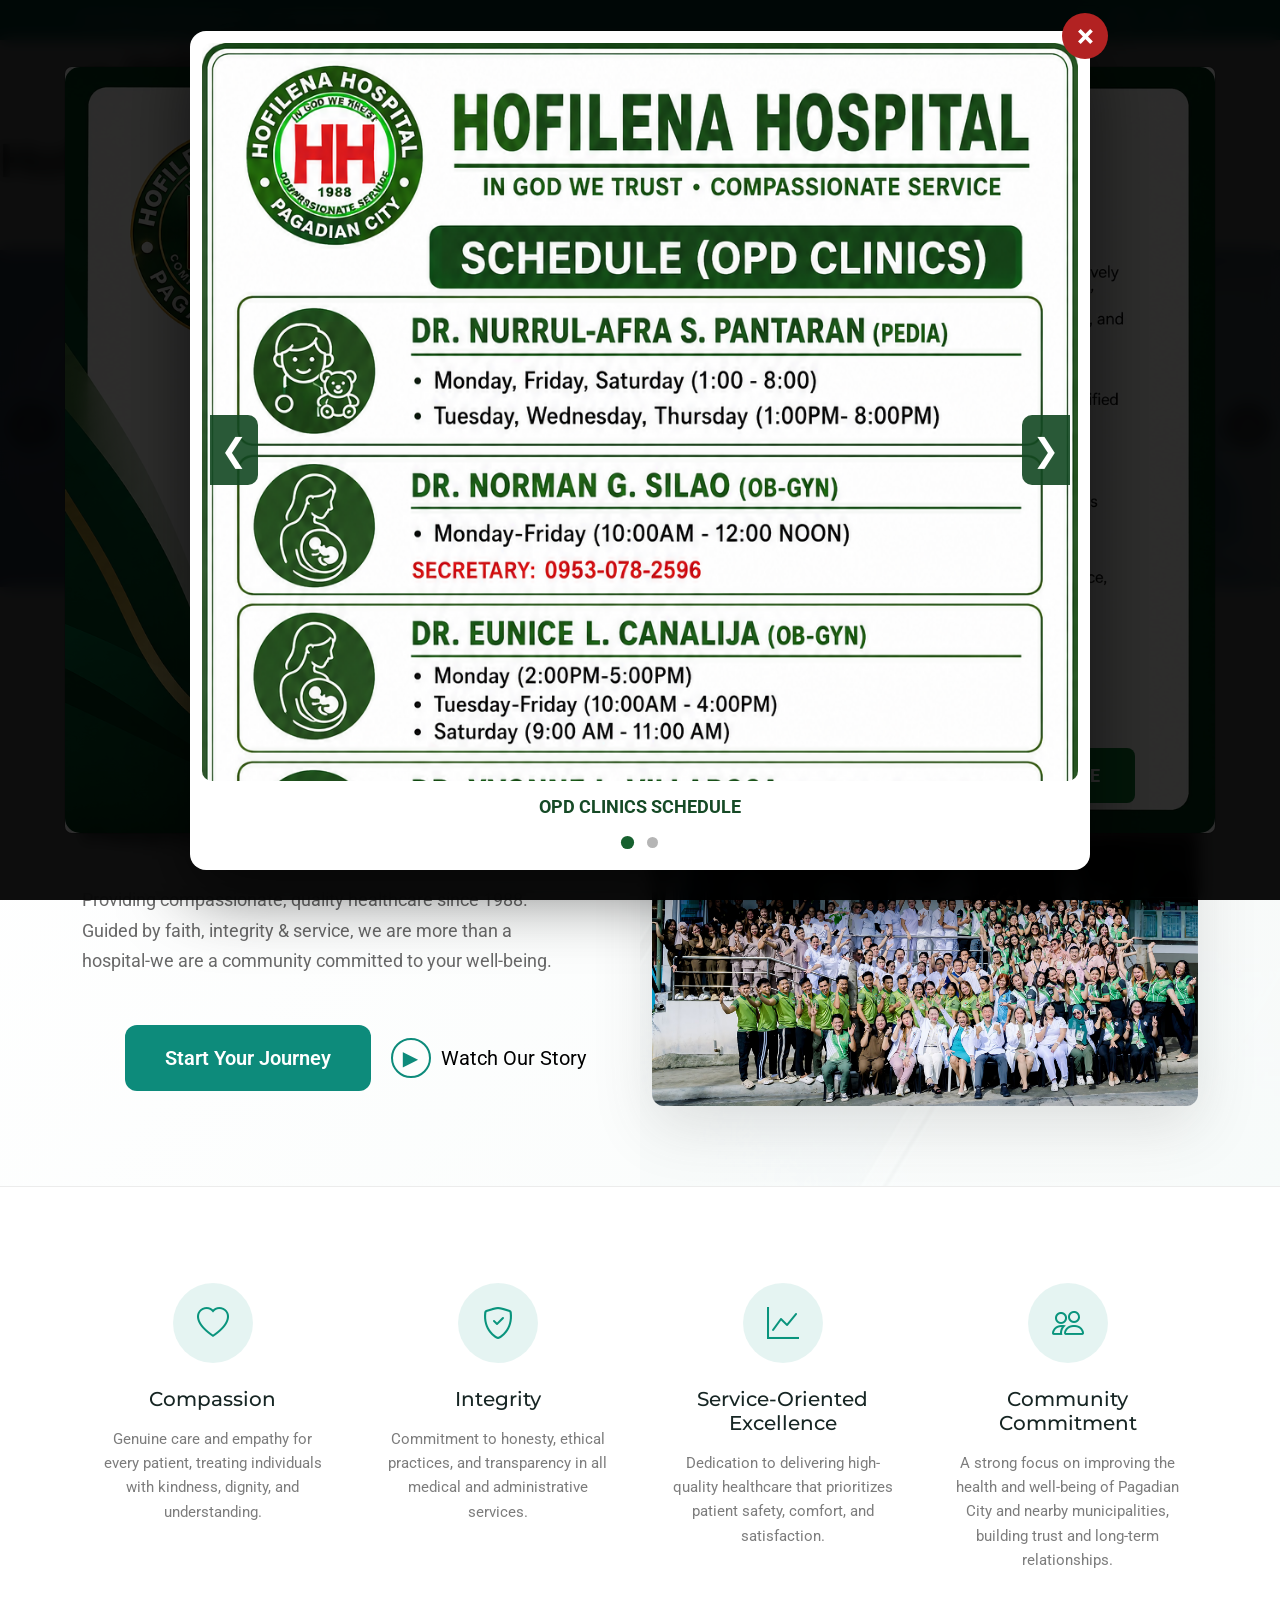
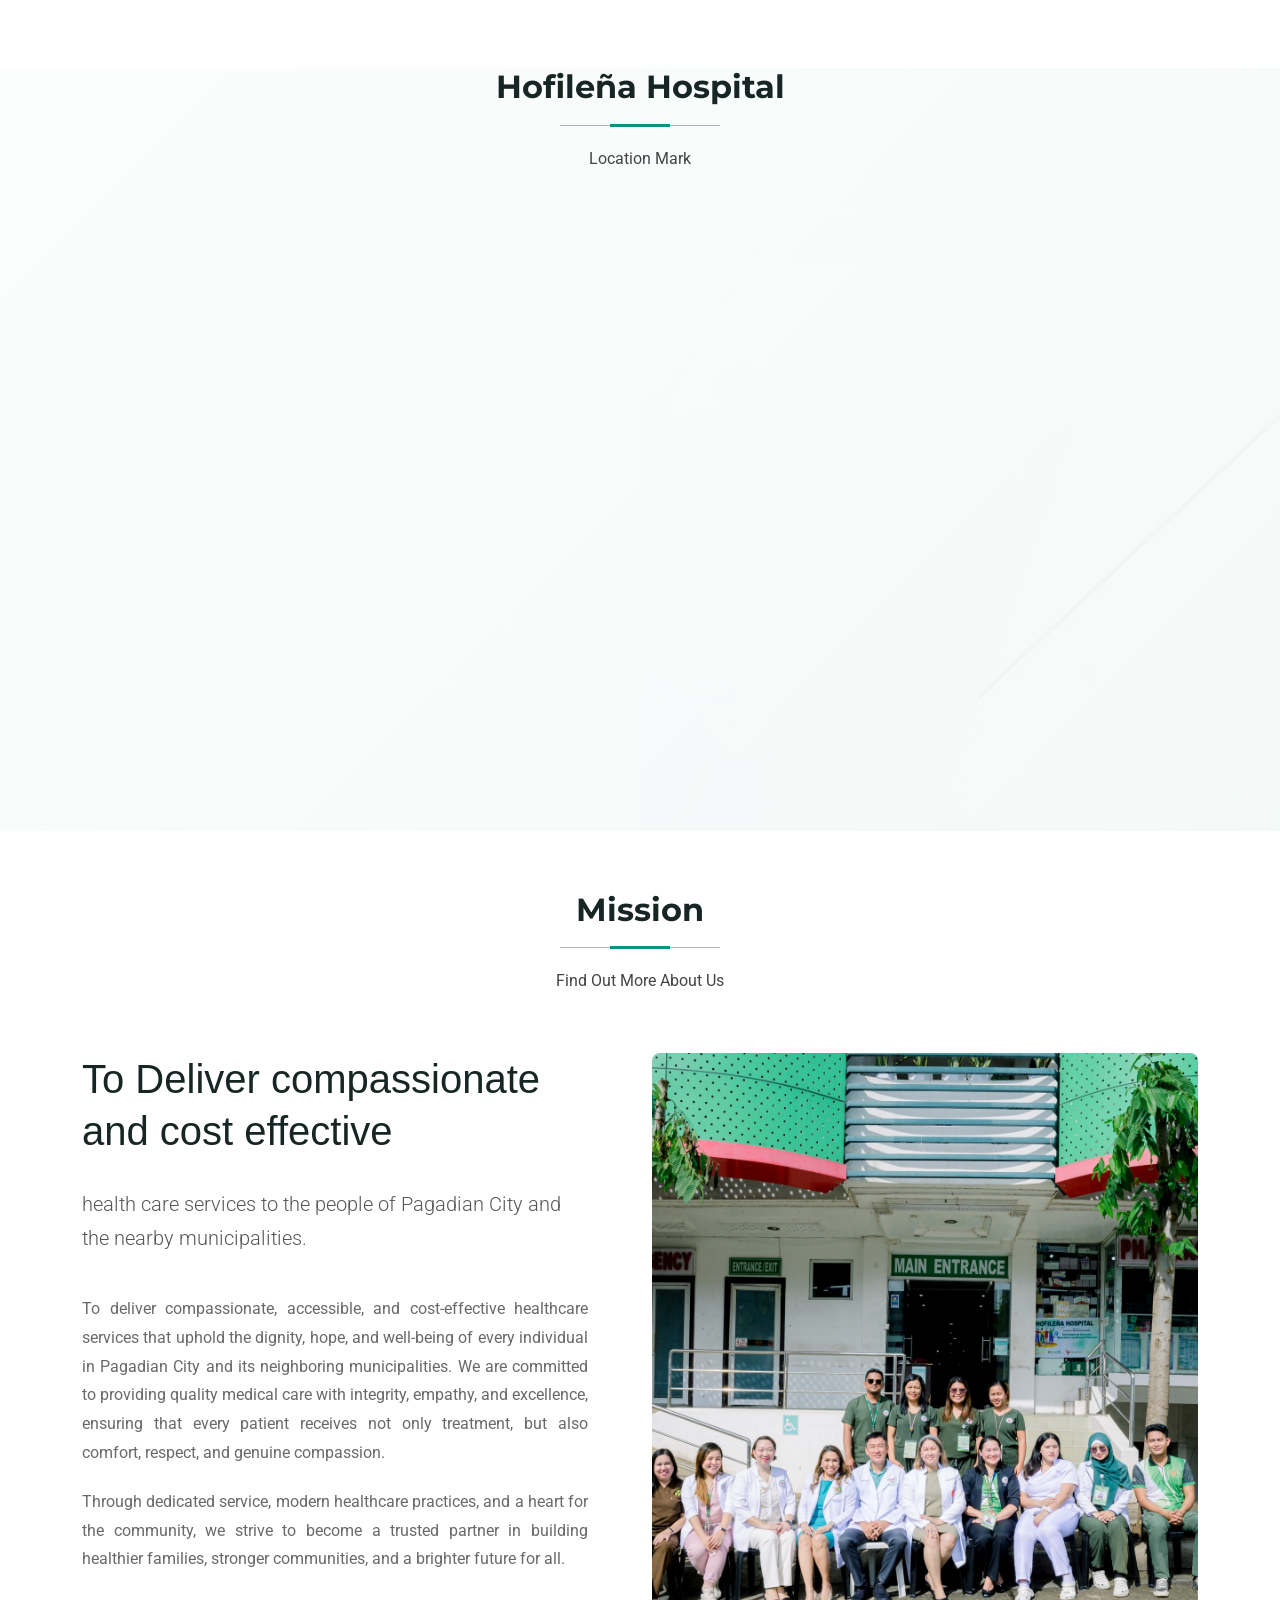
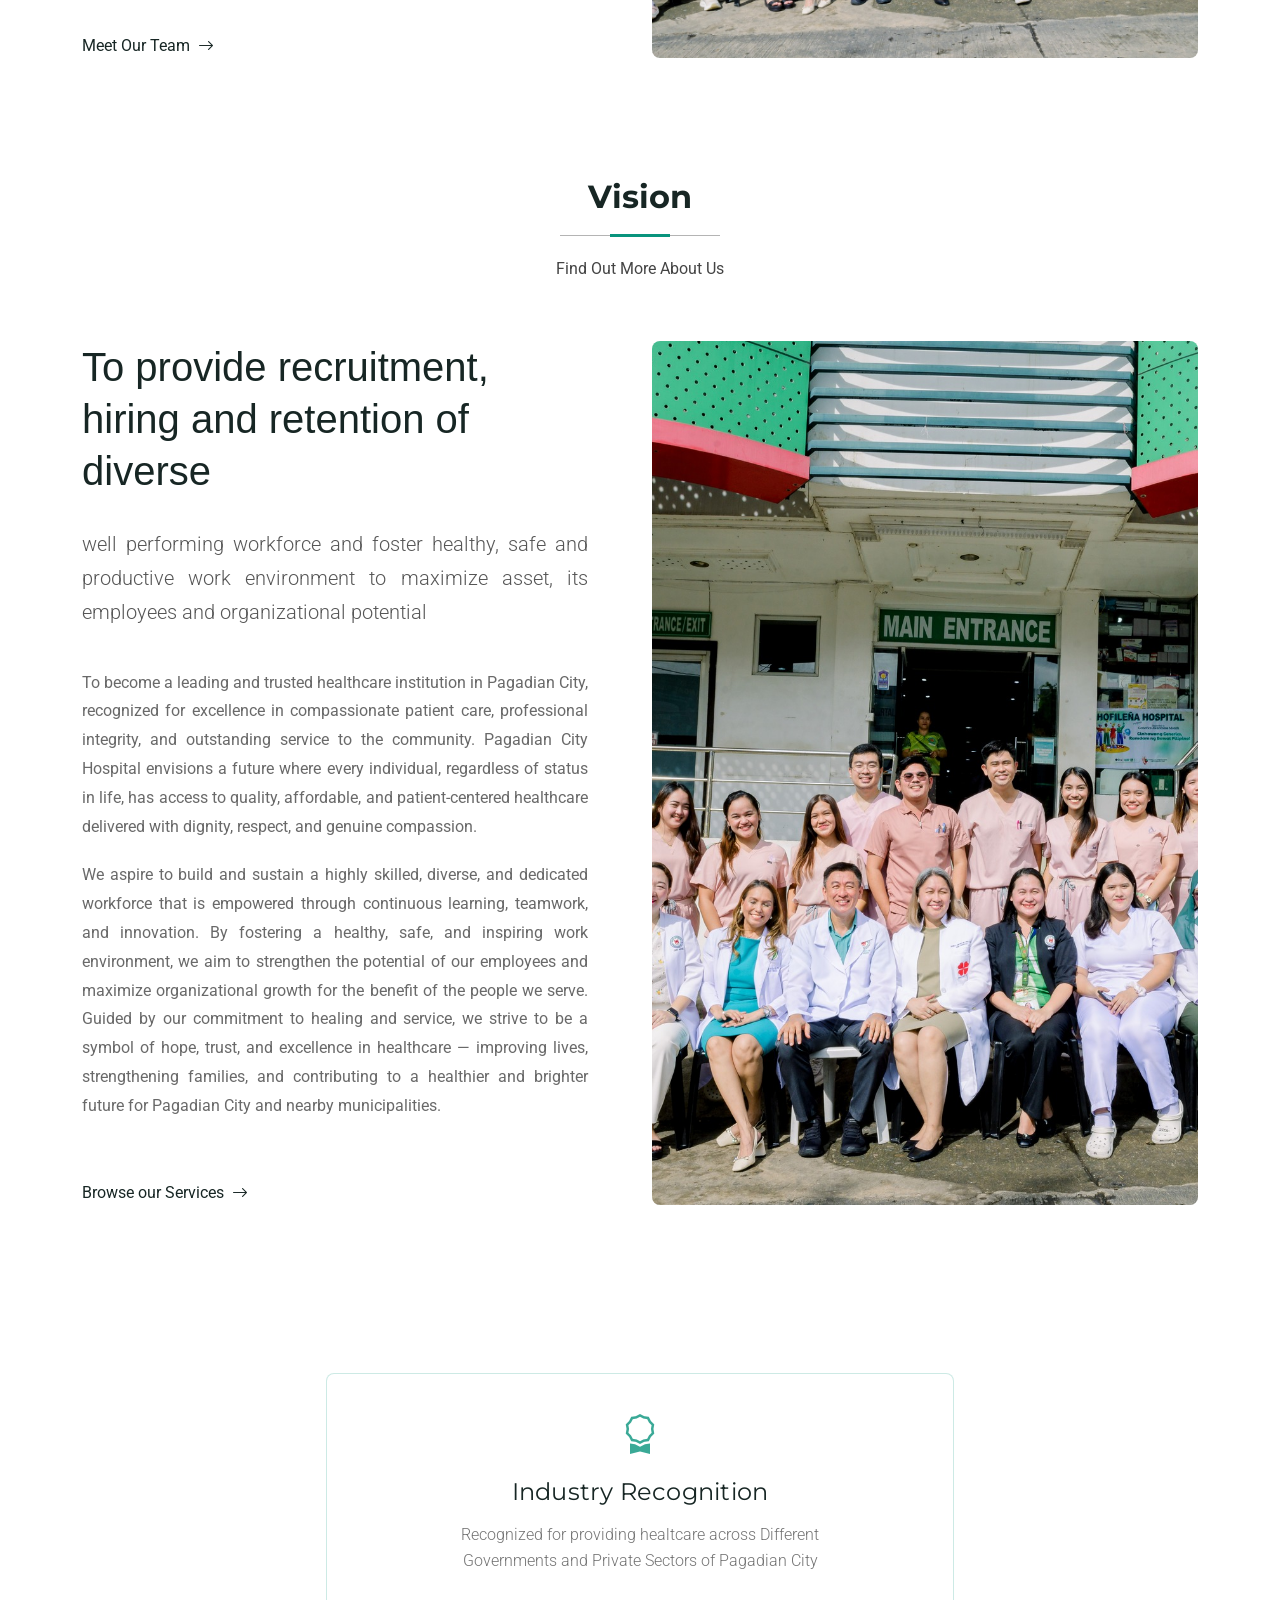
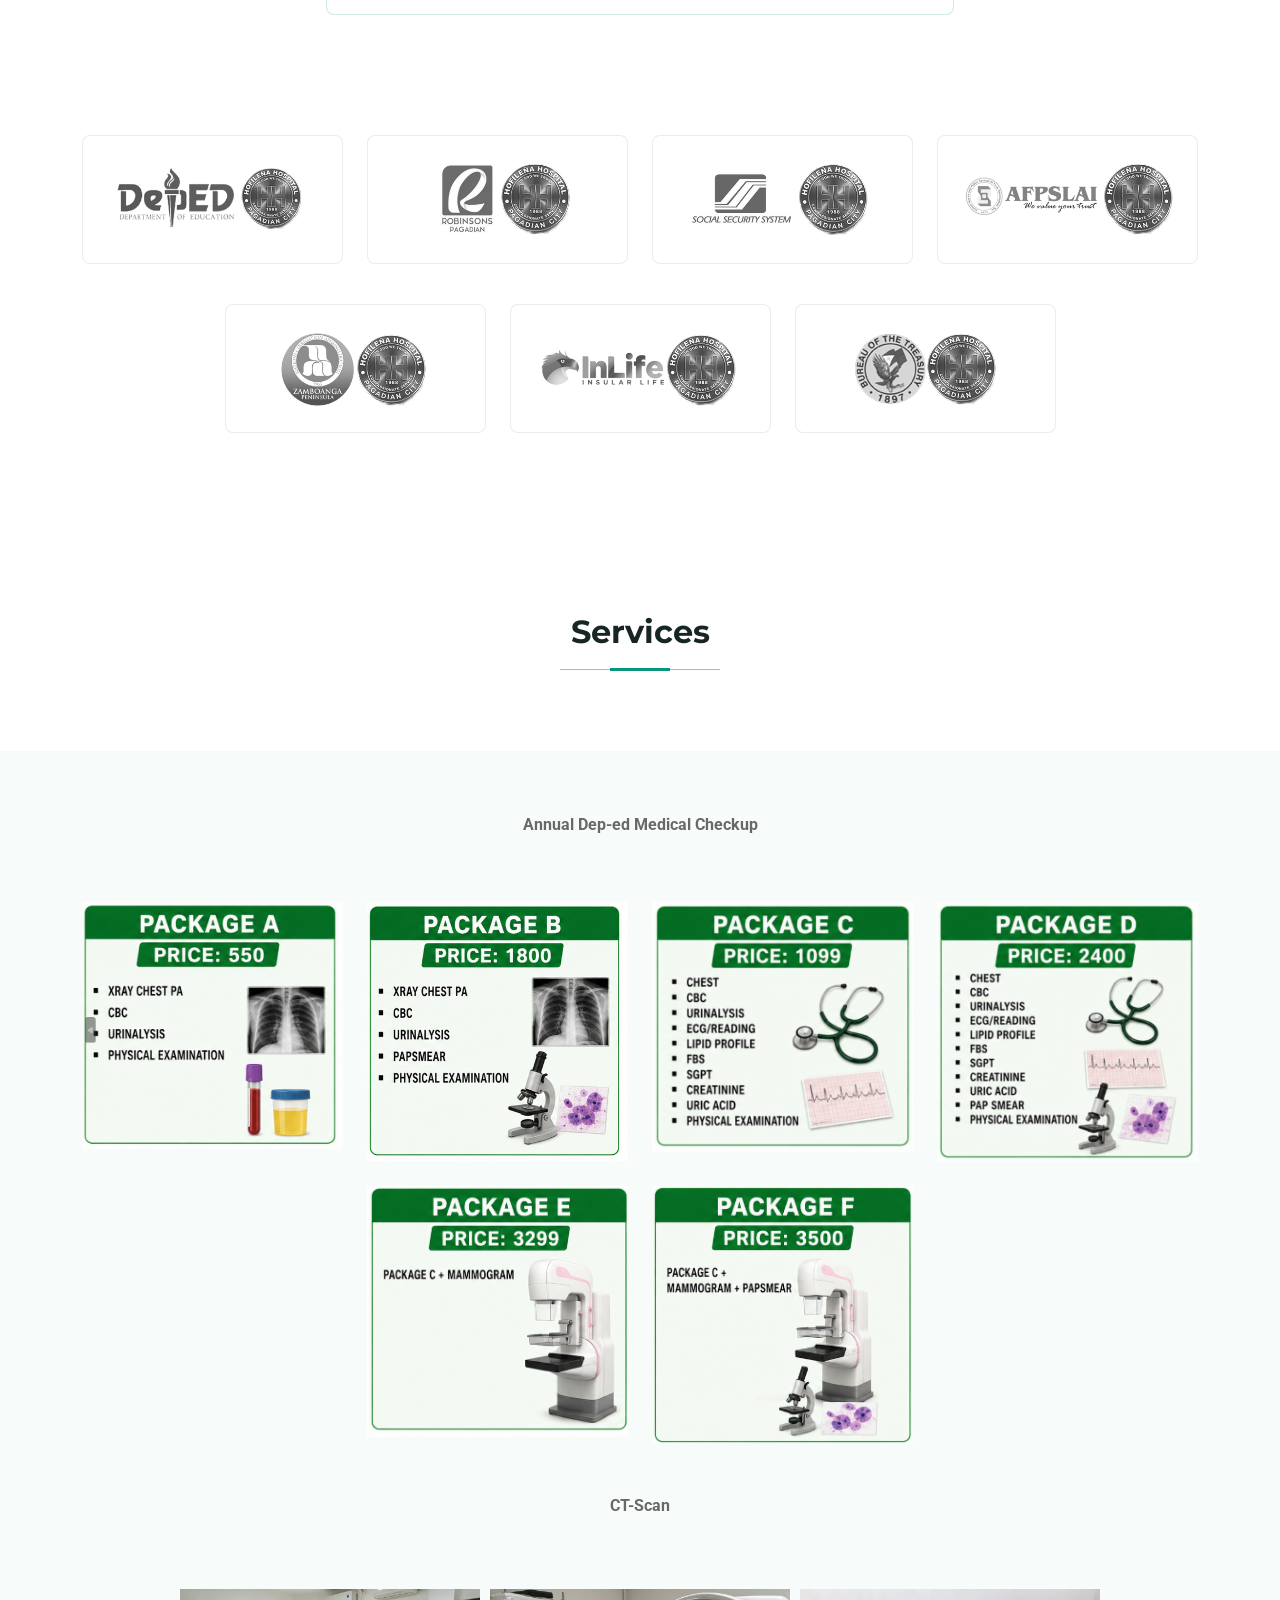
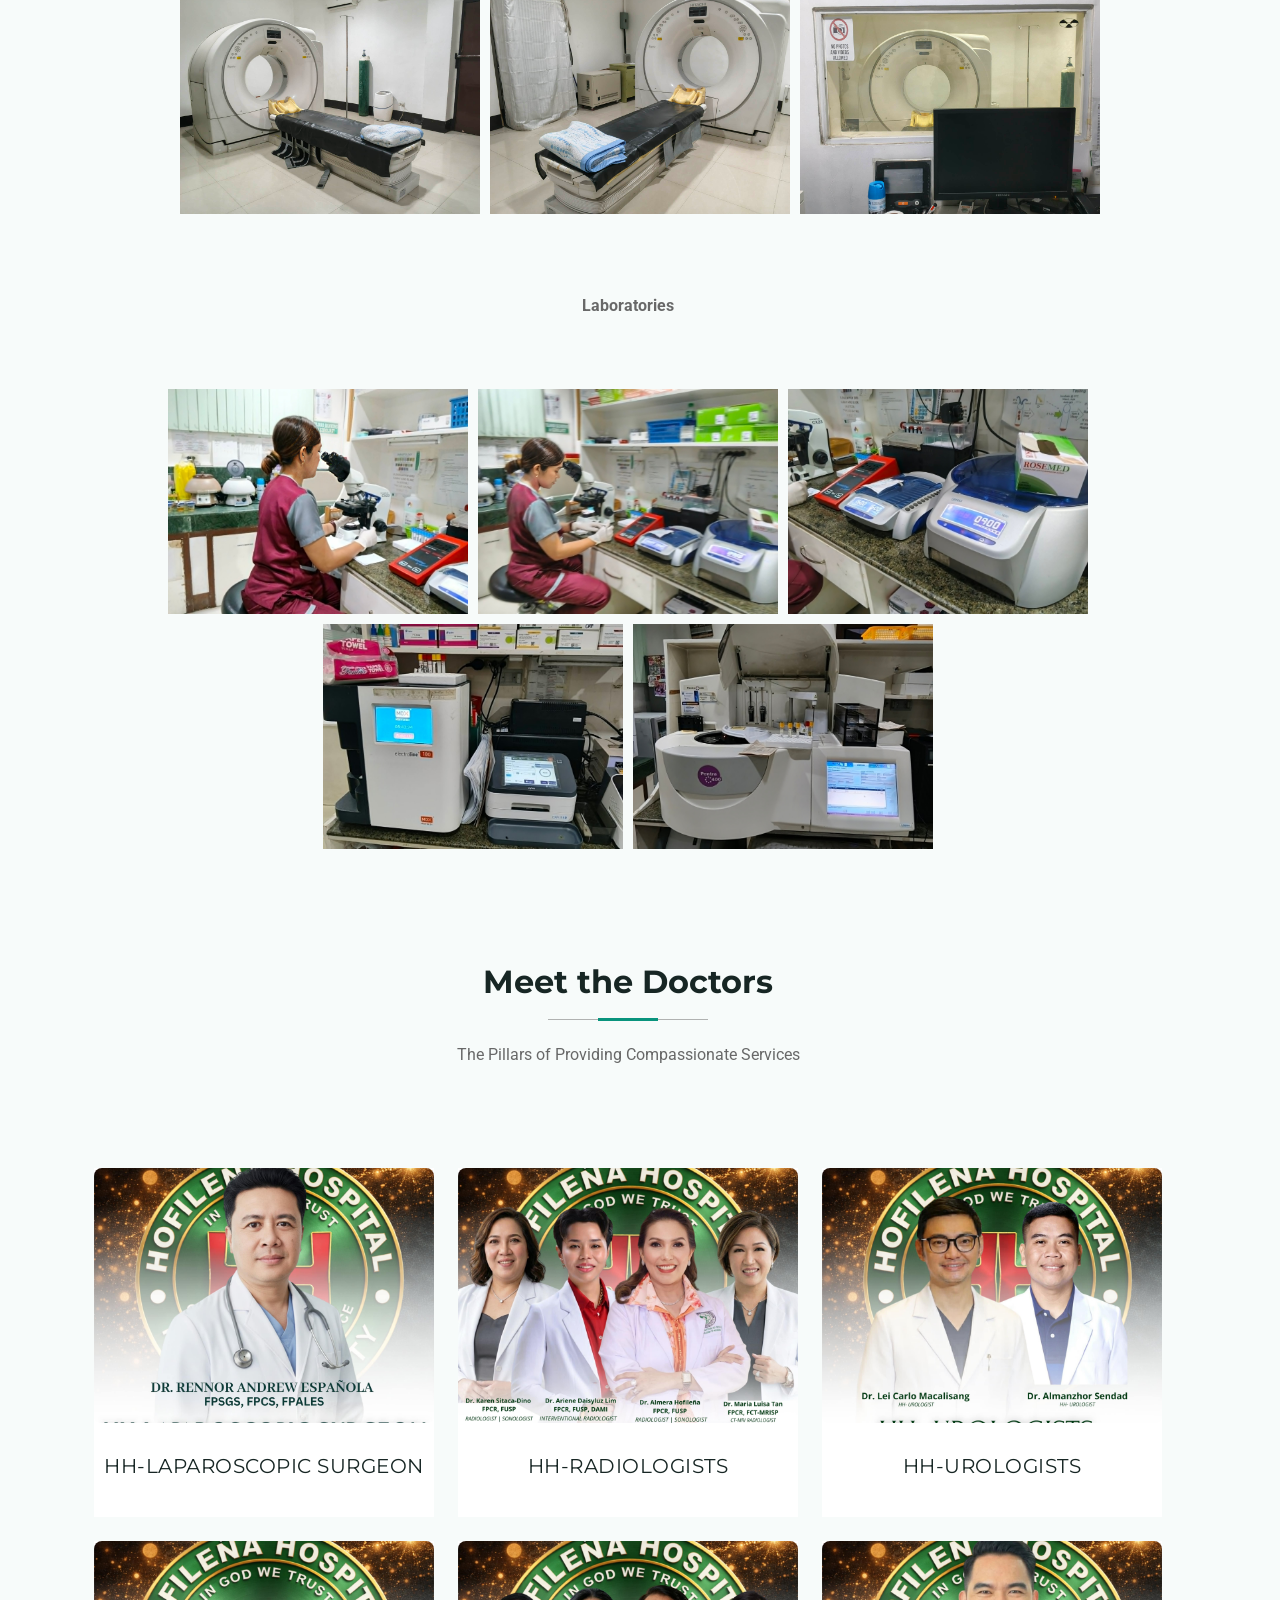
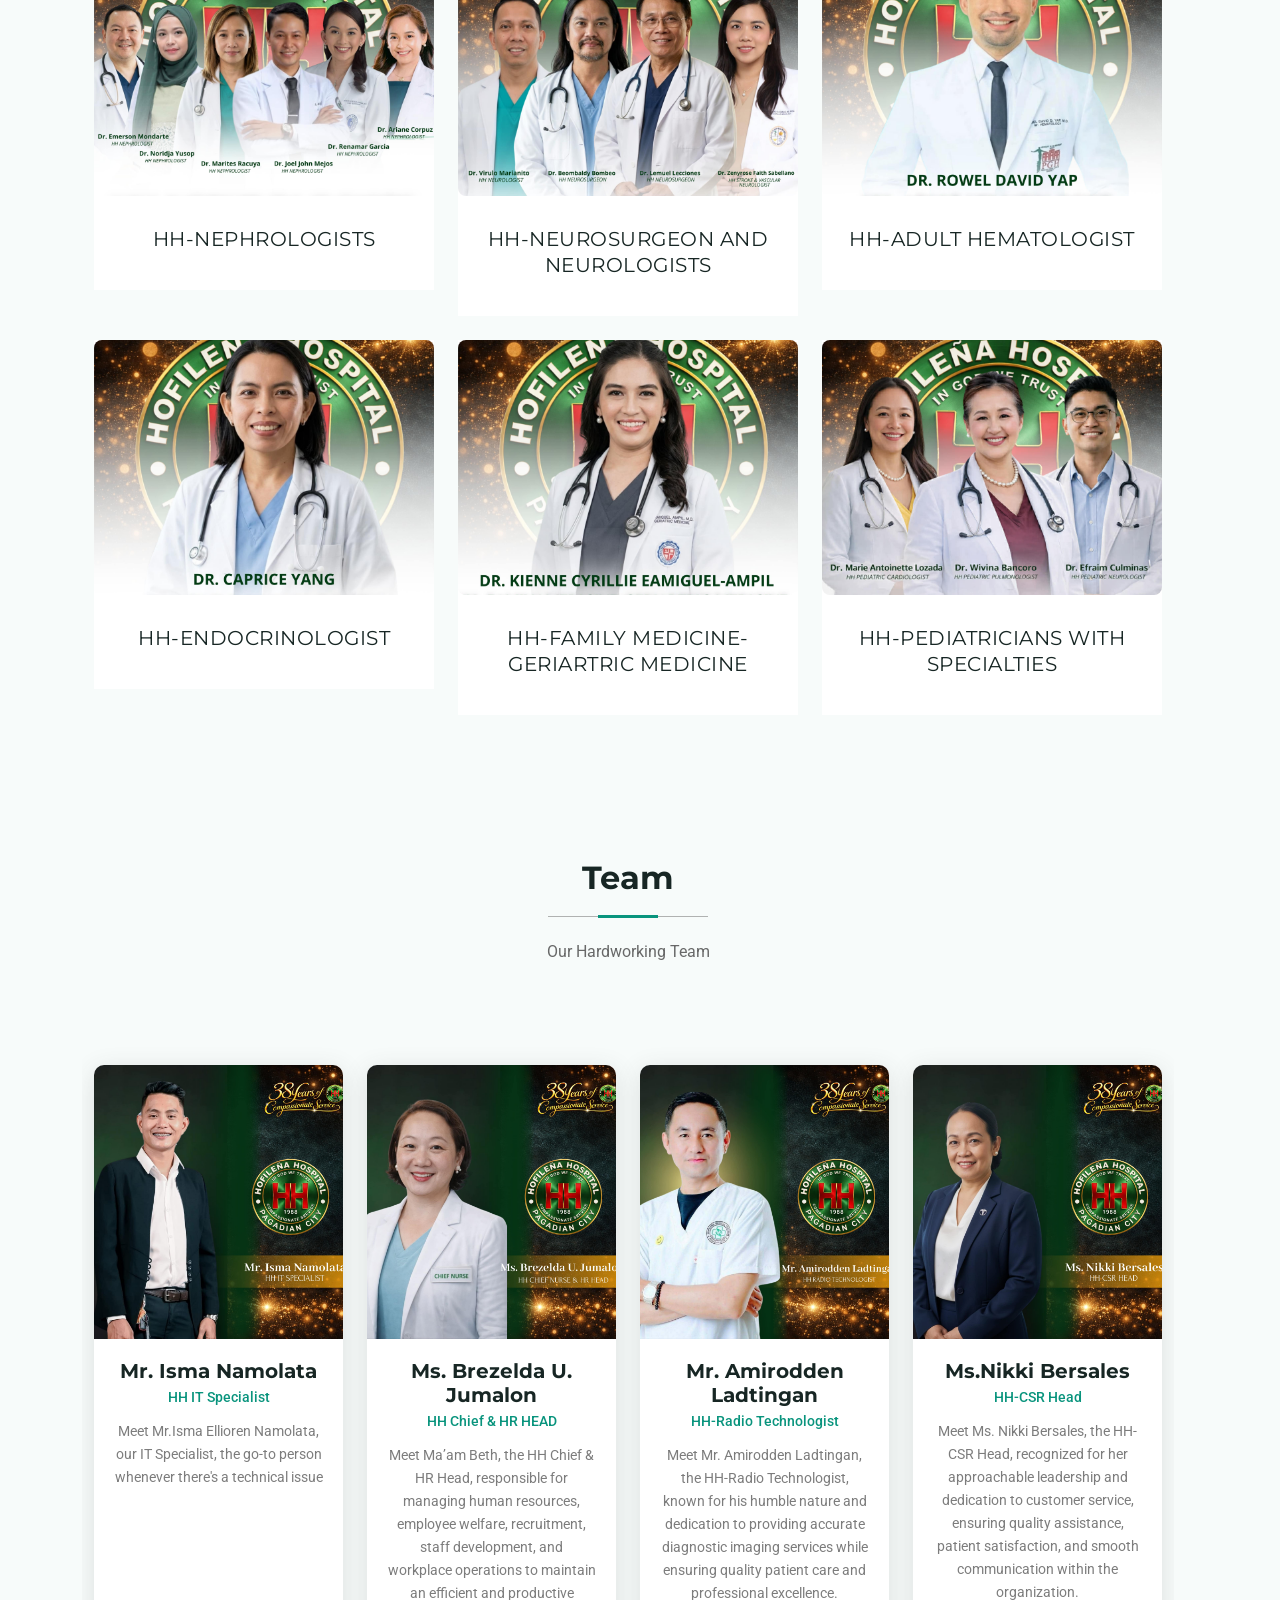
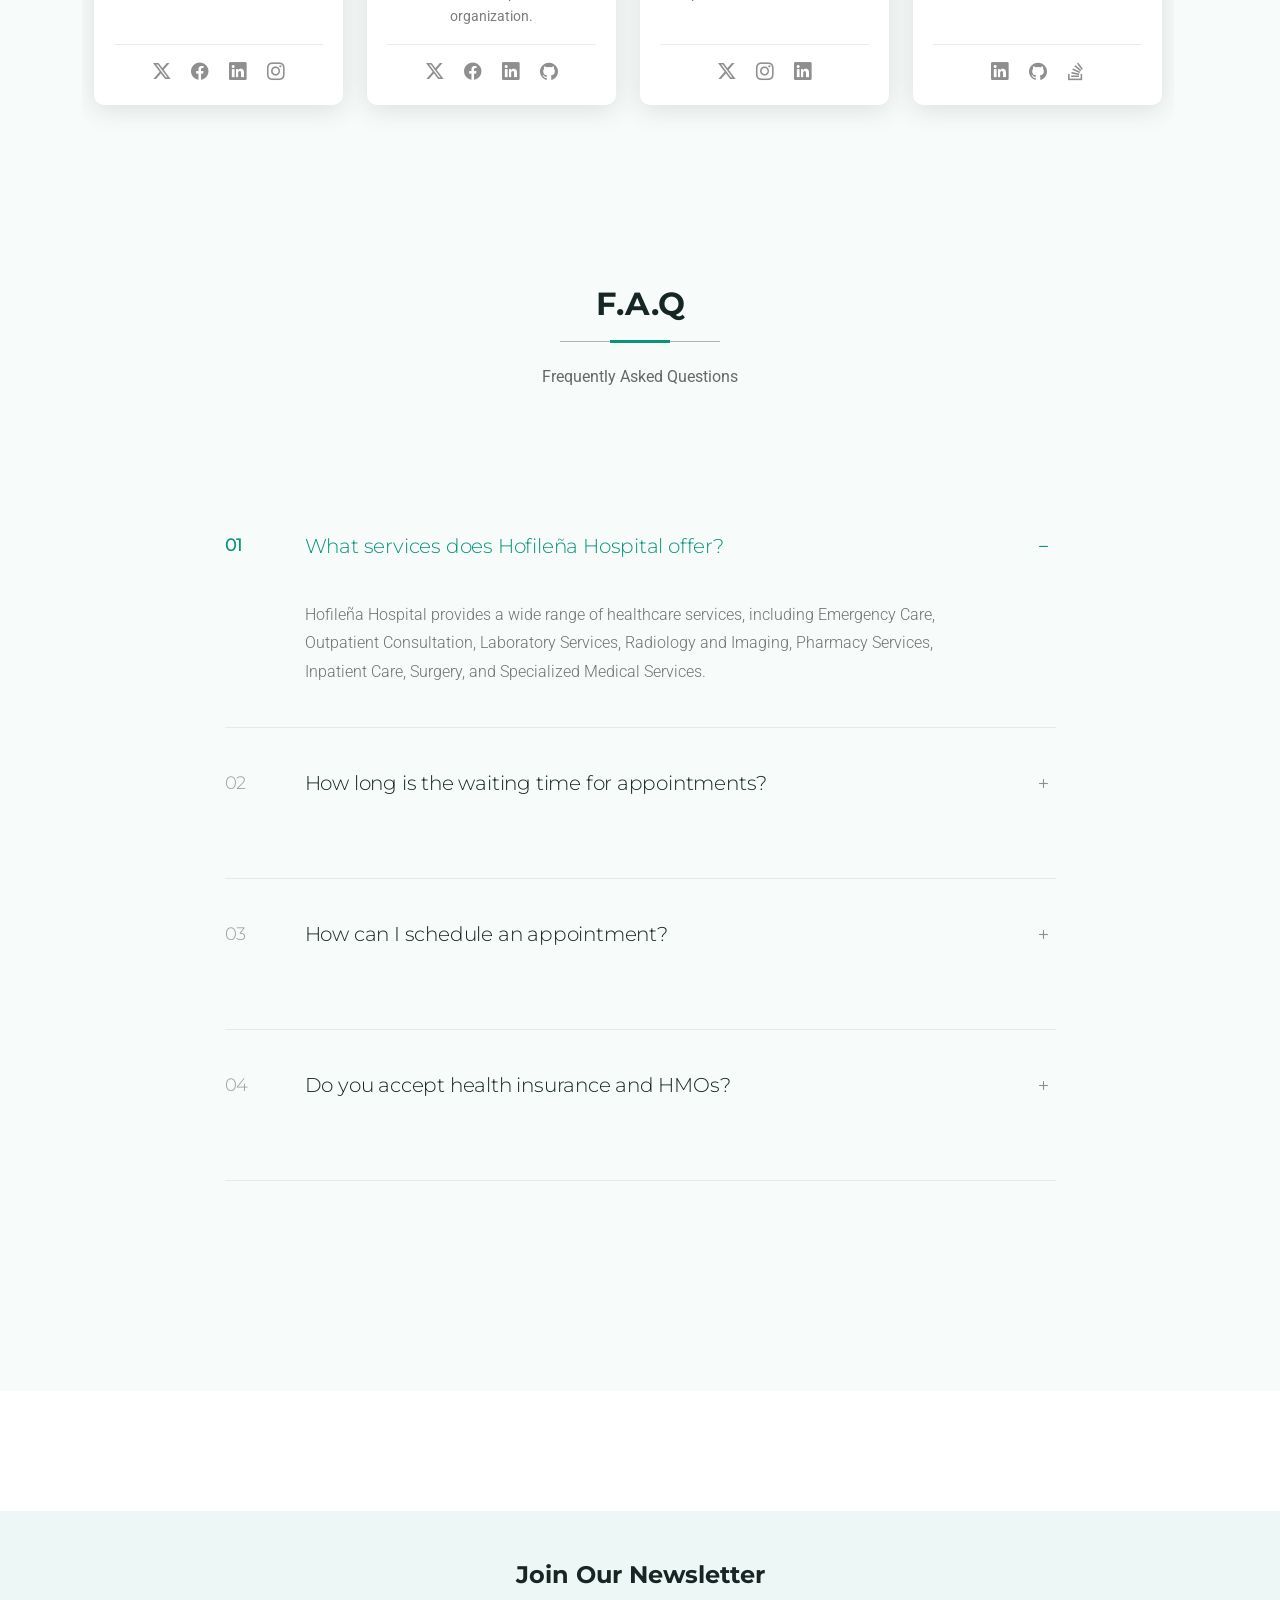
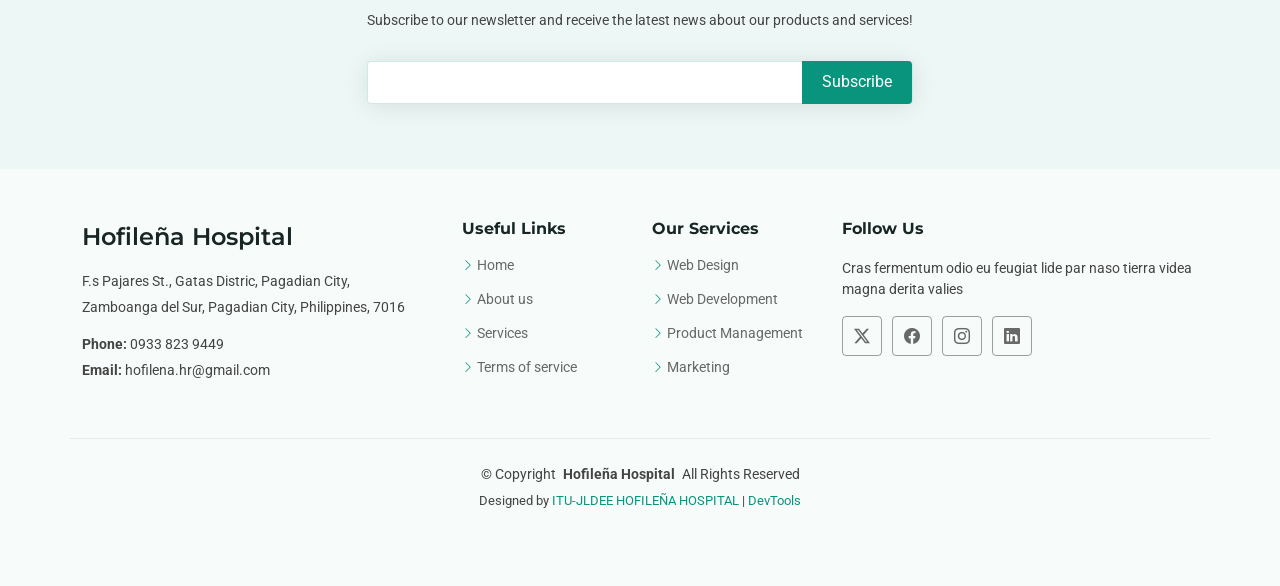
<file: index.html>
<div id="websiteContent">

</div>
<!DOCTYPE html>
<html lang="en">
  <meta charset="UTF-8">
<div id="termsModal" class="modal">
    <div class="modal-content">

        <!-- Background Image -->
        <img src="assets/img/termscondition.png" alt="Terms & Conditions" class="terms-image">

        <!-- Buttons -->
        <div class="button-container">
            <button id="disagreeBtn" class="btn-disagree">DISAGREE</button>
            <button id="agreeBtn" class="btn-agree">AGREE</button>
        </div>

    </div>
</div>
    </div>
</div>
<script>
document.addEventListener("DOMContentLoaded", function () {

    const termsModal = document.getElementById("termsModal");

    // Check if user already agreed before
    if (localStorage.getItem("termsAccepted") === "true") {
        termsModal.style.display = "none";
    } else {
        termsModal.style.display = "flex"; // Show modal
    }

    document.getElementById("agreeBtn").addEventListener("click", function () {

        // Save consent permanently
        localStorage.setItem("termsAccepted", "true");

        // Hide modal
        termsModal.style.display = "none";
    });

    document.getElementById("disagreeBtn").addEventListener("click", function () {

        alert("You must agree to continue.");

        // Redirect away
        window.location.href = "https://www.google.com";
    });

});
</script>
</script>
<head>
  <meta charset="utf-8">
  <meta content="width=device-width, initial-scale=1.0" name="viewport">
  <title>Hofileña Hospital</title>
  <meta name="description" content="">
  <meta name="keywords" content="">

  <!-- Favicons -->
  <link href="assets/img/favicon.png" rel="icon">
  <link href="assets/img/apple-touch-icon.png" rel="apple-touch-icon">

  <!-- Fonts -->
   <link href="https://fonts.googleapis.com/css2?family=Anton&display=swap" rel="stylesheet">
  <link href="https://fonts.googleapis.com" rel="preconnect">
  <link href="https://fonts.gstatic.com" rel="preconnect" crossorigin>
  <link href="https://fonts.googleapis.com/css2?family=Roboto:ital,wght@0,100;0,300;0,400;0,500;0,700;0,900;1,100;1,300;1,400;1,500;1,700;1,900&family=Open+Sans:ital,wght@0,300;0,400;0,500;0,600;0,700;0,800;1,300;1,400;1,500;1,600;1,700;1,800&family=Montserrat:ital,wght@0,100;0,200;0,300;0,400;0,500;0,600;0,700;0,800;0,900;1,100;1,200;1,300;1,400;1,500;1,600;1,700;1,800;1,900&display=swap" rel="stylesheet">

  <!-- Vendor CSS Files -->
  <link href="assets/vendor/bootstrap/css/bootstrap.min.css" rel="stylesheet">
  <link href="assets/vendor/bootstrap-icons/bootstrap-icons.css" rel="stylesheet">
  <link href="assets/vendor/aos/aos.css" rel="stylesheet">
  <link href="assets/vendor/glightbox/css/glightbox.min.css" rel="stylesheet">
  <link href="assets/vendor/swiper/swiper-bundle.min.css" rel="stylesheet">

  <!-- Main CSS File -->
  <link href="assets/css/main.css" rel="stylesheet">

  <!-- =======================================================
  * Template Name: Hofileña Hospital
  * Template URL: https://bootstrapmade.com/Hofileña Hospital-bootstrap-business-template/
  * Updated: Aug 30 2025 with Bootstrap v5.3.8
  * Author: BootstrapMade.com
  * License: https://bootstrapmade.com/license/
  ======================================================== -->
</head>
<!-- SCHEDULE POPUP -->
<div id="schedulePopup" class="schedule-popup">
  <div class="schedule-popup-box">

    <button class="schedule-close" onclick="closeSchedulePopup()" aria-label="Close">
      &times;
    </button>

    <button class="schedule-arrow schedule-prev" onclick="changeSchedule(-1)">
      &#10094;
    </button>

    <div class="schedule-image-wrap">
      <img id="scheduleImage"
           src="assets/img/opd-schedule.png"
           alt="Hofilena Hospital Schedule">
    </div>

    <button class="schedule-arrow schedule-next" onclick="changeSchedule(1)">
      &#10095;
    </button>

    <div class="schedule-popup-footer">
      <span id="scheduleTitle">OPD CLINICS SCHEDULE</span>

      <div class="schedule-dots">
        <span class="schedule-dot active" onclick="showSchedule(0)"></span>
        <span class="schedule-dot" onclick="showSchedule(1)"></span>
      </div>
    </div>

  </div>
</div>

<style>
.schedule-popup {
  display: none;
  position: fixed;
  inset: 0;
  z-index: 99999;
  background: rgba(0, 0, 0, 0.82);
  justify-content: center;
  align-items: center;
  padding: 20px;
}

.schedule-popup.show {
  display: flex;
}

.schedule-popup-box {
  position: relative;
  width: min(95vw, 900px);
  max-height: 94vh;
  background: #ffffff;
  border-radius: 16px;
  padding: 12px;
  box-shadow: 0 20px 70px rgba(0,0,0,0.6);
  animation: schedulePopupIn 0.35s ease;
}

.schedule-image-wrap {
  width: 100%;
  max-height: 82vh;
  overflow: auto;
  border-radius: 10px;
  background: #fff;
}

.schedule-image-wrap img {
  width: 100%;
  height: auto;
  display: block;
  border-radius: 10px;
}

.schedule-close {
  position: absolute;
  top: -18px;
  right: -18px;
  width: 46px;
  height: 46px;
  border: none;
  border-radius: 50%;
  background: #b22222;
  color: white;
  font-size: 32px;
  font-weight: bold;
  cursor: pointer;
  z-index: 10;
  line-height: 40px;
}

.schedule-arrow {
  position: absolute;
  top: 50%;
  transform: translateY(-50%);
  border: none;
  width: 48px;
  height: 70px;
  background: rgba(18, 72, 34, 0.9);
  color: white;
  font-size: 32px;
  cursor: pointer;
  z-index: 5;
}

.schedule-prev {
  left: 20px;
  border-radius: 0 10px 10px 0;
}

.schedule-next {
  right: 20px;
  border-radius: 10px 0 0 10px;
}

.schedule-popup-footer {
  padding: 12px 5px 3px;
  text-align: center;
  color: #164a26;
  font-weight: bold;
  font-size: 18px;
}

.schedule-dots {
  margin-top: 8px;
}

.schedule-dot {
  display: inline-block;
  width: 11px;
  height: 11px;
  background: #b5b5b5;
  border-radius: 50%;
  margin: 0 5px;
  cursor: pointer;
}

.schedule-dot.active {
  background: #17612f;
  transform: scale(1.2);
}

@keyframes schedulePopupIn {
  from {
    opacity: 0;
    transform: scale(0.88);
  }
  to {
    opacity: 1;
    transform: scale(1);
  }
}

@media (max-width: 600px) {
  .schedule-popup {
    padding: 10px;
  }

  .schedule-popup-box {
    width: 100%;
    padding: 7px;
  }

  .schedule-arrow {
    width: 38px;
    height: 55px;
    font-size: 25px;
  }

  .schedule-prev {
    left: 8px;
  }

  .schedule-next {
    right: 8px;
  }

  .schedule-close {
    top: -10px;
    right: -5px;
    width: 40px;
    height: 40px;
    font-size: 28px;
  }
}
</style>

<script>
const schedules = [
  {
    image: "assets/img/opd-schedule.png",
    title: "OPD CLINICS SCHEDULE"
  },
  {
    image: "assets/img/rod-schedule-august-2026.png",
    title: "ROD SCHEDULE – AUGUST 2026"
  }
];

let currentSchedule = 0;

function showSchedule(index) {
  currentSchedule = (index + schedules.length) % schedules.length;

  document.getElementById("scheduleImage").src =
    schedules[currentSchedule].image;

  document.getElementById("scheduleTitle").textContent =
    schedules[currentSchedule].title;

  document.querySelectorAll(".schedule-dot").forEach((dot, i) => {
    dot.classList.toggle("active", i === currentSchedule);
  });
}

function changeSchedule(direction) {
  showSchedule(currentSchedule + direction);
}

function closeSchedulePopup() {
  document.getElementById("schedulePopup").classList.remove("show");
}

/* AUTOMATICALLY OPEN WHEN WEBSITE LOADS */
document.addEventListener("DOMContentLoaded", function () {
  document.getElementById("schedulePopup").classList.add("show");
});

/* Close when clicking outside the schedule */
document.getElementById("schedulePopup").addEventListener("click", function(e) {
  if (e.target === this) {
    closeSchedulePopup();
  }
});
</script>

<body class="index-page">

  <header id="header" class="header sticky-top">

    <div class="topbar d-flex align-items-center dark-background">
      <div class="container d-flex justify-content-center justify-content-md-between">
        <div class="contact-info d-flex align-items-center">
          <i class="bi bi-envelope d-flex align-items-center"><a href="mailto:hofilena.hr@gmail.com">hofilena.hr@gmail.com</a></i>
          <i class="bi bi-phone d-flex align-items-center ms-4"><span>0933 823 9449</span></i>
        </div>
        <div class="social-links d-none d-md-flex align-items-center">
          <a href="#" class="twitter"><i class="bi bi-twitter-x"></i></a>
          <a href="#" class="facebook"><i class="bi bi-facebook"></i></a>
          <a href="#" class="instagram"><i class="bi bi-instagram"></i></a>
          <a href="#" class="linkedin"><i class="bi bi-linkedin"></i></a>
        </div>
      </div>
    </div><!-- End Top Bar -->

    <div class="branding d-flex align-items-cente">

      <div class="container position-relative d-flex align-items-center justify-content-between">
        <a href="index.html" class="logo d-flex align-items-center">
          <!-- Uncomment the line below if you also wish to use an image logo -->
           <img src="assets/img/logo-assetHH.png" alt=""> 
          <h1 class="sitename">Hofileña Hospital</h1>
        </a>

        <nav id="navmenu" class="navmenu">
          <ul>
            <li><a href="#hero" class="active">Home</a></li>
            <li><a href="#about">About</a></li>
            <li><a href="#services">Healthcare Services</a></li>
            <li><a href="#portfolio">Doctors</a></li>
            <li><a href="#team">Meet Our Team</a></li>
            <li class="dropdown"><a href="#"><span>Services</span> <i class="bi bi-chevron-down toggle-dropdown"></i></a>
              <ul>
                <li><a href="ctscan.html" class="details-link" title="View Project Details">CT-Scan</a></li>
                <li class="dropdown"><a href="#"><span>Ultrasound</span> <i class="bi bi-chevron-down toggle-dropdown"></i></a>
                    <ul class="mega-dropdown">
                    <li><a href="#">Breast Ultrasound</a></li>
                    <li><a href="#">Chest Ultrasound</a></li>
                    <li><a href="#">Guided Abdomen Paracentesis UTZ</a></li>
                    <li><a href="#">Guided IJ Insertion UTZ</a></li>
                    <li><a href="#">Guided Thoracentesis</a></li>
                    <li><a href="#">HBT Ultrasound</a></li>
                    <li><a href="#">KUB & PROSTATE Ultrasound</a></li>
                    <li><a href="#">KUB Ultrasound</a></li>
                    <li><a href="#">Lower Abdomen Ultrasound</a></li>
                    <li><a href="#">On-call Portable Suite Room</a></li>
                    <li><a href="#">On-call Portable Ward Room</a></li>
                    <li><a href="#">On-call Ultrasound</a></li>
                    <li><a href="#">Pelvic Ultrasound</a></li>
                    <li><a href="#">Pelvic Ultrasound with Photo</a></li>
                    <li><a href="#">Scrotal Ultrasound</a></li>
                    <li><a href="#">Single Organ Ultrasound</a></li>
                    <li><a href="#">T/Tube Cholangiogram</a></li>
                    <li><a href="#">Thyroid Gland Ultrasound</a></li>
                    <li><a href="#">Transectal Ultrasound</a></li>
                    <li><a href="#">TVS Ultrasound</a></li>
                    <li><a href="#">Twin UTZ</a></li>
                    <li><a href="#">Ultrasound Guided Pigtail Cat-Insertion</a></li>
                    <li><a href="#">Upper Abdomen Ultrasound</a></li>
                    <li><a href="#">Whole Abdomen Ultrasound</a></li>
                  </ul>
                </li>
                <li><a href="#">Delivery Services</a></li>
                <li><a href="#">Digital X-ray</a></li>
                <li><a href="#">Emergency Services</a></li>
                <li><a href="#">General Surgery</a></li>
                <li><a href="#">Hemodialysis</a></li>
                <li><a href="#">Internal Medicine</a></li>
                <li><a href="#">Laboratory</a></li>
                <li><a href="#">Laparoscopy</a></li>
                <li><a href="#">Newborn Hearing Screening Test</a></li>
                <li><a href="#">Ob-gyne</a></li>
                <li><a href="#">Operating Services</a></li>
                <li><a href="#">Pediatrics</a></li>
                <li><a href="#">Pharmacy</a></li>
              </ul>
            </li>
         <li><a href="#">Check Doctors Schedule</a></li>
          </ul>
          <i class="mobile-nav-toggle d-xl-none bi bi-list"></i>
        </nav>

      </div>

    </div>

  </header>
<!DOCTYPE html>
<html lang="en">
<head>
    <meta charset="UTF-8">
    <meta name="viewport" content="width=device-width, initial-scale=1.0">
    <title>Slider</title>
    <link rel="stylesheet" href="assets/css/style.css">
</head>
    <div class="content" data-aos="fade-up">
        <h2>Hofileña Facts and News</h2>
    </div>
<body>

<section id="featured-services" class="featured-services section light-background">



    <div class="slider" data-aos="fade-up">
        <figure id="sliderFigure">
            <div class="slide">
                <img src="assets/img/clients/clients-9.jpg" alt="News 1">
            </div>

            <div class="slide">
                <img src="assets/img/clients/FLOW CHART.jpg" alt="News 2">
            </div>

            <div class="slide">
                <img src="assets/img/clients/clients-10.png" alt="News 3">
            </div>

            <div class="slide">
                <img src="assets/img/clients/clients-11.png" alt="News 4">
            </div>
        </figure>

        <button class="prev" onclick="prevSlide()">❮</button>
        <button class="next" onclick="nextSlide()">❯</button>
    </div>

</section>

<script>
const figure = document.getElementById("sliderFigure");
const slides = document.querySelectorAll(".slide");
const totalSlides = slides.length;

let currentSlide = 0;

function updateSlide() {
    figure.style.transform = `translateX(-${currentSlide * 100}%)`;
}

function nextSlide() {
    currentSlide = (currentSlide + 1) % totalSlides;
    updateSlide();
}

function prevSlide() {
    currentSlide = (currentSlide - 1 + totalSlides) % totalSlides;
    updateSlide();
}

// Auto-slide every 5 seconds
setInterval(nextSlide, 30000);
</script>

</body>
</html>
  <main class="main">

    <!-- Hero Section -->
    <section id="hero" class="hero section">

      <div class="hero-content">
        <div class="container">
          <div class="row align-items-center">
            <div class="col-lg-6" data-aos="fade-up" data-aos-delay="100">
              <div class="content">
                <h1>Hofileña Hospital | Your Health, Our Priority</h1>
                <p>Providing compassionate, quality healthcare since 1988. Guided by faith, integrity & service, we are more than a hospital-we are a community committed to your well-being.</p>
                <div class="hero-actions">
    <button class="start-btn">Start Your Journey</button>

    <a href="#" class="watch-story" onclick="openVideoPopup(); return false;">
    <span class="play-icon">▶</span>
    Watch Our Story
</a>
</div>
<div id="videoPopup" class="video-popup"> 
    <div class="video-popup-content">
        <!-- Close Button -->
        <span class="close-popup" onclick="closeVideoPopup()">&times;</span>

        <!-- Video Player -->
        <video id="ourStoryVideo" controls>
            <source src="assets/img/ourstory.mp4" type="video/mp4">
            Your browser does not support the video tag.
        </video>
    </div>
</div>

              </div>
            </div>
            <div class="col-lg-6" data-aos="fade-up" data-aos-delay="200">
              <div class="hero-image">
                <img src="assets/img/about/assets1.jpg" alt="Corporate Business" class="img-fluid">
                
              </div>
            </div>
          </div>
        </div>

        <div class="hero-features">
          <div class="container">
            <div class="row">
              <div class="col-lg-3 col-md-6" data-aos="fade-up" data-aos-delay="100">
                <div class="feature-item">
                  <div class="icon">
                    <i class="bi bi-heart"></i>
                  </div>
                  <h4>Compassion</h4>
                  <p>Genuine care and empathy for every patient, treating individuals with kindness, dignity, and understanding.</p>
                </div>
              </div>
              <div class="col-lg-3 col-md-6" data-aos="fade-up" data-aos-delay="200">
                <div class="feature-item">
                  <div class="icon">
                    <i class="bi bi-shield-check"></i>
                  </div>
                  <h4>Integrity</h4>
                  <p>Commitment to honesty, ethical practices, and transparency in all medical and administrative services.</p>
                </div>
              </div>
              <div class="col-lg-3 col-md-6" data-aos="fade-up" data-aos-delay="300">
                <div class="feature-item">
                  <div class="icon">
                    <i class="bi bi-graph-up"></i>
                  </div>
                  <h4>Service-Oriented Excellence</h4>
                  <p>Dedication to delivering high-quality healthcare that prioritizes patient safety, comfort, and satisfaction.</p>
                </div>
              </div>
              <div class="col-lg-3 col-md-6" data-aos="fade-up" data-aos-delay="400">
                <div class="feature-item">
                  <div class="icon">
                  <i class="bi bi-people"></i>
                  </div>
                  <h4>Community Commitment</h4>
                  <p>A strong focus on improving the health and well-being of Pagadian City and nearby municipalities, building trust and long-term relationships.</p>
                </div>
              </div>
            </div>
          </div>
        </div>
  <div class="container section-title" data-aos="fade-up">
        <h2>Hofileña Hospital</h2>
        <p>Location Mark</p>
      </div>
      </div>
 
    
<iframe src="https://www.google.com/maps/embed?pb=!1m18!1m12!1m3!1d4894.512500780358!2d123.4347751750054!3d7.825105092195785!2m3!1f0!2f0!3f0!3m2!1i1024!2i768!4f13.1!3m3!1m2!1s0x32541809cc150405%3A0x63825891a8e3b19d!2sHofile%C3%B1a%20Clinic!5e1!3m2!1sfil!2sph!4v1780110527659!5m2!1sfil!2sph" data-aos="fade-up" width="2000" height="600" style="border:0;" allowfullscreen="" loading="lazy" referrerpolicy="no-referrer-when-downgrade"></iframe>
<!-- Popup Image Viewer -->
<div id="imagePopup" class="popup">
  <span class="close" onclick="closeImage()">&times;</span>
  <img class="popup-content" id="popupImg">
</div>


<script>
function openImage(src) {
  document.getElementById("imagePopup").style.display = "flex";
  document.getElementById("popupImg").src = src;
}

function closeImage() {
  document.getElementById("imagePopup").style.display = "none";
}
</script>

    </section><!-- /Featured Services Section -->

    <!-- About Section -->
    <section id="about" class="about section">

      <!-- Section Title -->
      <div class="container section-title" data-aos="fade-up">
        <h2>Mission</h2>
        <p>Find Out More About Us</p>
      </div><!-- End Section Title -->

      <div class="container" data-aos="fade-up" data-aos-delay="100">

        <div class="row">
          <div class="col-lg-6" data-aos="fade-right" data-aos-delay="200">
            <div class="content">
              <h2>To Deliver compassionate and cost effective</h2>
              <p class="lead">health care services to the people of Pagadian City and the nearby municipalities.</p>

              <div class="description">
               <p style="text-align: justify;">To deliver compassionate, accessible, and cost-effective healthcare services that uphold the dignity, hope, and well-being of every individual in Pagadian City and its neighboring municipalities. We are committed to providing quality medical care with integrity, empathy, and excellence, ensuring that every patient receives not only treatment, but also comfort, respect, and genuine compassion.</p>

                <p style="text-align: justify;">Through dedicated service, modern healthcare practices, and a heart for the community, we strive to become a trusted partner in building healthier families, stronger communities, and a brighter future for all.</p>
              </div>

              <div class="cta-section" data-aos="fade-up" data-aos-delay="300">
                <a href="#team" class="btn-link">Meet Our Team <i class="bi bi-arrow-right"></i></a>
              </div>
            </div>
          </div>

          <div class="col-lg-6" data-aos="fade-left" data-aos-delay="200">
            <div class="image-container">
              <img src="assets/img/about/mission.jpg" alt="About Us" class="img-fluid">
              </div>
            </div>
          </div>
        </div>

      </div>

    </section><!-- /About Section -->
      <section id="about" class="about section">

      <!-- Section Title -->
      <div class="container section-title" data-aos="fade-up">
        <h2>Vision</h2>
        <p>Find Out More About Us</p>
      </div><!-- End Section Title -->

      <div class="container" data-aos="fade-up" data-aos-delay="100">

        <div class="row">
          <div class="col-lg-6" data-aos="fade-right" data-aos-delay="200">
            <div class="content">
              <h2>To provide recruitment, hiring and retention of diverse</h2>
              <p style="text-align: justify;" class="lead">
well performing workforce and foster healthy,
safe and productive work environment
to maximize asset, its employees
and organizational potential</p>

              <div class="description">
                 <p style="text-align: justify;">To become a leading and trusted healthcare institution in Pagadian City, recognized for excellence in compassionate patient care, professional integrity, and outstanding service to the community. Pagadian City Hospital envisions a future where every individual, regardless of status in life, has access to quality, affordable, and patient-centered healthcare delivered with dignity, respect, and genuine compassion.</p>

                <p style="text-align: justify;">We aspire to build and sustain a highly skilled, diverse, and dedicated workforce that is empowered through continuous learning, teamwork, and innovation. By fostering a healthy, safe, and inspiring work environment, we aim to strengthen the potential of our employees and maximize organizational growth for the benefit of the people we serve.

Guided by our commitment to healing and service, we strive to be a symbol of hope, trust, and excellence in healthcare — improving lives, strengthening families, and contributing to a healthier and brighter future for Pagadian City and nearby municipalities.</p>
              </div>

           

              <div class="cta-section" data-aos="fade-up" data-aos-delay="300">
                <a href="#services" class="btn-link">Browse our Services <i class="bi bi-arrow-right"></i></a>
              </div>
            </div>
          </div>

          <div class="col-lg-6" data-aos="fade-right" data-aos-delay="200">
            <div class="image-container">
              <img src="assets/img/about/vision.jpg" alt="About Us" class="img-fluid">
           
                  </div>
                </div>
              </div>
            </div>
          </div>
        </div>

      </div>

    </section><!-- /About Section -->

    <!-- Skills Section -->
    <!--section id="skills" class="skills section">

      <div class="container" data-aos="fade-up" data-aos-delay="100">

        <div class="row justify-content-center">
          <div class="col-lg-8">
            <div class="intro-content text-center mb-5" data-aos="fade-up" data-aos-delay="150">
              <p class="lead-text">Expertise refined through years of dedicated practice and continuous learning</p>
            </div>
          </div>
        </div>

        <div class="skills-grid">
          

        <div class="certification-area mt-5" data-aos="fade-up" data-aos-delay="500">
          <div class="row align-items-center">
            <div class="col-lg-6">
              <div class="cert-content">
                <h4 class="cert-title">Professional Certifications</h4>
                <p class="cert-description">Continuous learning and professional development ensure that skills remain current with industry standards and emerging technologies.</p>
                <div class="cert-list">
                  <div class="cert-item">
                    <i class="bi bi-award"></i>
                    <span>Google UX Design Professional Certificate</span>
                  </div>
                  <div class="cert-item">
                    <i class="bi bi-award"></i>
                    <span>AWS Certified Solutions Architect</span>
                  </div>
                  <div class="cert-item">
                    <i class="bi bi-award"></i>
                    <span>Certified Agile Project Manager</span>
                  </div>
                </div>
              </div>
            </div>
            <div class="col-lg-6">
              <div class="tools-showcase">
                <h5 class="tools-title">Essential Tools</h5>
                <div class="tools-grid">
                  <span class="tool-tag">Figma</span>
                  <span class="tool-tag">React</span>
                  <span class="tool-tag">Node.js</span>
                  <span class="tool-tag">Docker</span>
                  <span class="tool-tag">Sketch</span>
                  <span class="tool-tag">TypeScript</span>
                  <span class="tool-tag">MongoDB</span>
                  <span class="tool-tag">Kubernetes</span>
                </div>
              </div>
            </div>
          </div>
        </div>

      </div>

    <!--/section><!-- /Skills Section -->

    <!-- Stats Section -->
    <section id="stats" class="stats section">


        <div class="row justify-content-center mt-5">
          <div class="col-lg-6 text-center" data-aos="fade-up" data-aos-delay="500">
            <div class="achievement-badge">
              <div class="badge-icon">
                <i class="bi bi-award"></i>
              </div>
              <div class="badge-content">
                <h4 class="badge-title">Industry Recognition</h4>
                <p class="badge-text">Recognized for providing healtcare across Different Governments and Private Sectors of Pagadian City</p>
              </div>
            </div>
          </div>
        </div>

      </div>

    </section><!-- /Stats Section -->

    <!-- Clients Section -->
    <section id="clients" class="clients section">

  <div class="container" data-aos="fade-up" data-aos-delay="100">

    <!-- FIRST ROW -->
    <div class="row gy-4 justify-content-center">

      <div class="col-xl-3 col-lg-3 col-md-3 col-6" data-aos="zoom-in" data-aos-delay="100">
        <div class="client-item">
          <img src="assets/img/clients/clients-1.png" class="img-fluid" alt="">
        </div>
      </div>

      <div class="col-xl-3 col-lg-3 col-md-3 col-6" data-aos="zoom-in" data-aos-delay="150">
        <div class="client-item">
          <img src="assets/img/clients/clients-2.png" class="img-fluid" alt="">
        </div>
      </div>

      <div class="col-xl-3 col-lg-3 col-md-3 col-6" data-aos="zoom-in" data-aos-delay="200">
        <div class="client-item">
          <img src="assets/img/clients/clients-3.png" class="img-fluid" alt="">
        </div>
      </div>

      <div class="col-xl-3 col-lg-3 col-md-3 col-6" data-aos="zoom-in" data-aos-delay="250">
        <div class="client-item">
          <img src="assets/img/clients/clients-4.png" class="img-fluid" alt="">
        </div>
      </div>

    </div>

    <!-- SECOND ROW -->
    <div class="row gy-4 justify-content-center mt-3">

      <div class="col-xl-3 col-lg-3 col-md-3 col-6" data-aos="zoom-in" data-aos-delay="300">
        <div class="client-item">
          <img src="assets/img/clients/clients-5.png" class="img-fluid" alt="">
        </div>
      </div>

      <div class="col-xl-3 col-lg-3 col-md-3 col-6" data-aos="zoom-in" data-aos-delay="350">
        <div class="client-item">
          <img src="assets/img/clients/clients-6.png" class="img-fluid" alt="">
        </div>
      </div>

      <div class="col-xl-3 col-lg-3 col-md-3 col-6" data-aos="zoom-in" data-aos-delay="400">
        <div class="client-item">
          <img src="assets/img/clients/clients-7.png" class="img-fluid" alt="">
        </div>
      </div>

    </div>

  </div>

</section>

    <!-- Services Section -->
    <section id="services" class="services section">

      <!-- Section Title -->
      <div class="container section-title" data-aos="fade-up">
        <h2>Services</h2>
        
      </div>

    <!-- Featured Services Section -->
    <section id="featured-services" class="featured-services section light-background">

    <div class="container" data-aos="fade-up" data-aos-delay="100">

  <div class="row g-4">
  <p class="text-center fw-bold">Annual Dep-ed Medical Checkup</p>

  <!-- Picture 1 -->
  <div class="col-lg-3 col-md-6">
    <div class="text-center">
      <img src="assets/img/about/package A.png" alt="Picture 1" class="img-fluid package-img" onclick="openImage(this.src)">

    </div>
  </div>

  <!-- Picture 2 -->
  <div class="col-lg-3 col-md-6">
    <div class="text-center">
      <img src="assets/img/about/package B.png" alt="Picture 2" class="img-fluid package-img" onclick="openImage(this.src)">
    </div>
  </div>

  <!-- Picture 3 -->
  <div class="col-lg-3 col-md-6">
    <div class="text-center">
      <img src="assets/img/about/package C.png" alt="Picture 3" class="img-fluid package-img" onclick="openImage(this.src)">
    </div>
  </div>

  <!-- Picture 4 -->
  <div class="col-lg-3 col-md-6">
    <div class="text-center">
      <img src="assets/img/about/package D.png" alt="Picture 4" class="img-fluid package-img" onclick="openImage(this.src)">
    </div>
  </div>
</div>

<br>

<!-- Centered Bottom Row -->
<div class="row g-4 justify-content-center">

  <!-- Picture 5 -->
  <div class="col-lg-3 col-md-6">
    <div class="text-center">
      <img src="assets/img/about/package E.png" alt="Picture 5" class="img-fluid package-img" onclick="openImage(this.src)">
    </div>
  </div>

  <!-- Picture 6 -->
  <div class="col-lg-3 col-md-6">
    <div class="text-center">
      <img src="assets/img/about/package F.png" alt="Picture 6" class="img-fluid package-img" onclick="openImage(this.src)">
    </div>
  </div>

    <div class="row g-4">
  <p class="text-center fw-bold">CT-Scan</p>

  <!-- Picture 1 -->
 
  <div class="ctscan-gallery">
      <img src="assets/img/about/CT1.jpg" alt="Picture 1" class="img-fluid package-img" onclick="openImage(this.src)">
      <img src="assets/img/about/CT2.jpg" alt="Picture 1" class="img-fluid package-img" onclick="openImage(this.src)">
      <img src="assets/img/about/CT3.jpg" alt="Picture 1" class="img-fluid package-img" onclick="openImage(this.src)">
  </div>

    <div class="row g-4">
  <p class="text-center fw-bold">Laboratories</p>

  <!-- Picture 1 -->
 
  <div class="ctscan-gallery">
      <img src="assets/img/about/lab1.jpg" alt="Picture 1" class="img-fluid package-img" onclick="openImage(this.src)">
      <img src="assets/img/about/lab2.jpg" alt="Picture 1" class="img-fluid package-img" onclick="openImage(this.src)">
      <img src="assets/img/about/lab3.jpg" alt="Picture 1" class="img-fluid package-img" onclick="openImage(this.src)">
      <img src="assets/img/about/lab4.jpg" alt="Picture 1" class="img-fluid package-img" onclick="openImage(this.src)">
      <img src="assets/img/about/lab5.jpg" alt="Picture 1" class="img-fluid package-img" onclick="openImage(this.src)">
  
  </div>


      <!-- End Section Title -->

      <!--div class="container" data-aos="fade-up" data-aos-delay="100">

        <div class="row gy-5">

          <div class="col-lg-4 col-md-6" data-aos="fade-up" data-aos-delay="200">
            <div class="service-item">
              <div class="service-icon">
                <i class="bi bi-laptop"></i>
              </div>
              <h3>Web Development</h3>
              <p>Crafting responsive, modern websites that deliver exceptional user experiences and drive business growth.</p>
              <a href="service-details.html" class="service-link">
                <span>Learn More</span>
                <i class="bi bi-arrow-right"></i>
              </a>
            </div>
          </div>

          <div class="col-lg-4 col-md-6" data-aos="fade-up" data-aos-delay="250">
            <div class="service-item">
              <div class="service-icon">
                <i class="bi bi-brush"></i>
              </div>
              <h3>Brand Design</h3>
              <p>Creating compelling visual identities that communicate your brand's essence and resonate with your audience.</p>
              <a href="service-details.html" class="service-link">
                <span>Learn More</span>
                <i class="bi bi-arrow-right"></i>
              </a>
            </div>
          </div>

          <div class="col-lg-4 col-md-6" data-aos="fade-up" data-aos-delay="300">
            <div class="service-item">
              <div class="service-icon">
                <i class="bi bi-graph-up-arrow"></i>
              </div>
              <h3>Digital Marketing</h3>
              <p>Strategic marketing solutions that amplify your reach and convert prospects into loyal customers.</p>
              <a href="service-details.html" class="service-link">
                <span>Learn More</span>
                <i class="bi bi-arrow-right"></i>
              </a>
            </div>
          </div>

          <div class="col-lg-4 col-md-6" data-aos="fade-up" data-aos-delay="200">
            <div class="service-item">
              <div class="service-icon">
                <i class="bi bi-phone"></i>
              </div>
              <h3>Mobile Apps</h3>
              <p>Native and cross-platform mobile applications that provide seamless functionality across all devices.</p>
              <a href="service-details.html" class="service-link">
                <span>Learn More</span>
                <i class="bi bi-arrow-right"></i>
              </a>
            </div>
          </div>

          <div class="col-lg-4 col-md-6" data-aos="fade-up" data-aos-delay="250">
            <div class="service-item">
              <div class="service-icon">
                <i class="bi bi-shield-check"></i>
              </div>
              <h3>Cybersecurity</h3>
              <p>Comprehensive security solutions to protect your digital assets and maintain customer trust.</p>
              <a href="service-details.html" class="service-link">
                <span>Learn More</span>
                <i class="bi bi-arrow-right"></i>
              </a>
            </div>
          </div>

          <div class="col-lg-4 col-md-6" data-aos="fade-up" data-aos-delay="300">
            <div class="service-item">
              <div class="service-icon">
                <i class="bi bi-people"></i>
              </div>
              <h3>Consulting</h3>
              <p>Expert guidance and strategic insights to optimize your business processes and achieve sustainable growth.</p>
              <a href="service-details.html" class="service-link">
                <span>Learn More</span>
                <i class="bi bi-arrow-right"></i>
              </a>
            </div>
          </div>

        </div>

      <!--/div>

    </section><!-- /Services Section -->

    <!-- Testimonials Section -->
    <!--section id="testimonials" class="testimonials section light-background">

      <div class="container" data-aos="fade-up" data-aos-delay="100">

        <div class="testimonial-slider swiper init-swiper">
          <script type="application/json" class="swiper-config">
            {
              "loop": true,
              "speed": 600,
              "autoplay": {
                "delay": 4000
              },
              "slidesPerView": 1,
              "spaceBetween": 30,
              "navigation": {
                "nextEl": ".swiper-button-next",
                "prevEl": ".swiper-button-prev"
              },
              "breakpoints": {
                "768": {
                  "slidesPerView": 2
                },
                "1200": {
                  "slidesPerView": 3
                }
              }
            }
          </script>

          <div class="swiper-wrapper">

            <!-- Testimonial Slide 1 -->
            <!--gdiv class="swiper-slide">
              <div class="testimonial-item" data-aos="zoom-in" data-aos-delay="200">
                <div class="testimonial-header">
                  <img src="assets/img/person/person-f-12.webp" alt="Client" class="img-fluid" loading="lazy">
                  <div class="rating">
                    <i class="bi bi-star-fill"></i>
                    <i class="bi bi-star-fill"></i>
                    <i class="bi bi-star-fill"></i>
                    <i class="bi bi-star-fill"></i>
                    <i class="bi bi-star-fill"></i>
                  </div>
                </div>
                <div class="testimonial-body">
                  <p>Excepteur sint occaecat cupidatat non proident, sunt in culpa qui officia deserunt mollit anim id est laborum consectetur adipiscing elit sed eiusmod tempor.</p>
                </div>
                <div class="testimonial-footer">
                  <h5>Jessica Martinez</h5>
                  <span>UX Designer</span>
                  <div class="quote-icon">
                    <i class="bi bi-chat-quote-fill"></i>
                  </div>
                </div>
              </div>
            </div><!-- End Testimonial Slide -->

            <!-- Testimonial Slide 2 -->
            <!--div class="swiper-slide">
              <div class="testimonial-item" data-aos="zoom-in" data-aos-delay="300">
                <div class="testimonial-header">
                  <img src="assets/img/person/person-m-8.webp" alt="Client" class="img-fluid" loading="lazy">
                  <div class="rating">
                    <i class="bi bi-star-fill"></i>
                    <i class="bi bi-star-fill"></i>
                    <i class="bi bi-star-fill"></i>
                    <i class="bi bi-star-fill"></i>
                    <i class="bi bi-star-fill"></i>
                  </div>
                </div>
                <div class="testimonial-body">
                  <p>Duis aute irure dolor in reprehenderit in voluptate velit esse cillum dolore eu fugiat nulla pariatur excepteur sint occaecat cupidatat non proident sunt in culpa.</p>
                </div>
                <div class="testimonial-footer">
                  <h5>David Rodriguez</h5>
                  <span>Software Engineer</span>
                  <div class="quote-icon">
                    <i class="bi bi-chat-quote-fill"></i>
                  </div>
                </div>
              </div>
            </div><!-- End Testimonial Slide -->

            <!-- Testimonial Slide 3 -->
            <!--div class="swiper-slide">
              <div class="testimonial-item" data-aos="zoom-in" data-aos-delay="400">
                <div class="testimonial-header">
                  <img src="assets/img/person/person-f-6.webp" alt="Client" class="img-fluid" loading="lazy">
                  <div class="rating">
                    <i class="bi bi-star-fill"></i>
                    <i class="bi bi-star-fill"></i>
                    <i class="bi bi-star-fill"></i>
                    <i class="bi bi-star-fill"></i>
                    <i class="bi bi-star-fill"></i>
                  </div>
                </div>
                <!--div class="testimonial-body">
                  <p>Lorem ipsum dolor sit amet consectetur adipiscing elit sed do eiusmod tempor incididunt ut labore et dolore magna aliqua ut enim ad minim veniam quis nostrud.</p>
                </div>
                <div class="testimonial-footer">
                  <h5>Amanda Wilson</h5>
                  <span>Creative Director</span>
                  <div class="quote-icon">
                    <i class="bi bi-chat-quote-fill"></i>
                  </div>
                </div>
              </div>
            </div><!-- End Testimonial Slide -->

            <!-- Testimonial Slide 4 -->
            <!--div class="swiper-slide">
              <div class="testimonial-item" data-aos="zoom-in" data-aos-delay="500">
                <div class="testimonial-header">
                  <img src="assets/img/person/person-m-12.webp" alt="Client" class="img-fluid" loading="lazy">
                  <div class="rating">
                    <i class="bi bi-star-fill"></i>
                    <i class="bi bi-star-fill"></i>
                    <i class="bi bi-star-fill"></i>
                    <i class="bi bi-star-fill"></i>
                    <i class="bi bi-star-fill"></i>
                  </div>
                </div>
                <div class="testimonial-body">
                  <p>Sed ut perspiciatis unde omnis iste natus error sit voluptatem accusantium doloremque laudantium totam rem aperiam eaque ipsa quae ab illo inventore veritatis.</p>
                </div>
                <div class="testimonial-footer">
                  <h5>Ryan Thompson</h5>
                  <span>Business Analyst</span>
                  <div class="quote-icon">
                    <i class="bi bi-chat-quote-fill"></i>
                  </div>
                </div>
              </div>
            </div><!-- End Testimonial Slide -->

            <!-- Testimonial Slide 5 -->
            <!--div class="swiper-slide">
              <div class="testimonial-item" data-aos="zoom-in" data-aos-delay="600">
                <div class="testimonial-header">
                  <img src="assets/img/person/person-f-10.webp" alt="Client" class="img-fluid" loading="lazy">
                  <div class="rating">
                    <i class="bi bi-star-fill"></i>
                    <i class="bi bi-star-fill"></i>
                    <i class="bi bi-star-fill"></i>
                    <i class="bi bi-star-fill"></i>
                    <i class="bi bi-star-fill"></i>
                  </div>
                </div>
                <div class="testimonial-body">
                  <p>At vero eos et accusamus et iusto odio dignissimos ducimus qui blanditiis praesentium voluptatum deleniti atque corrupti quos dolores et quas molestias excepturi.</p>
                </div>
                <div class="testimonial-footer">
                  <h5>Rachel Chen</h5>
                  <span>Project Manager</span>
                  <div class="quote-icon">
                    <i class="bi bi-chat-quote-fill"></i>
                  </div>
                </div>
              </div>
            </div><!-- End Testimonial Slide -->

          <!--/div>

          <div class="swiper-navigation">
            <div class="swiper-button-prev"></div>
            <div class="swiper-button-next"></div>
          </div>

        </div>

      </div>

    </section><!-- /Testimonials Section -->

    <!-- Portfolio Section -->
    <section id="portfolio" class="portfolio section">

      <!-- Section Title -->
      <div class="container section-title" data-aos="fade-up">
        <h2>Meet the Doctors</h2>
        <p>The Pillars of Providing Compassionate Services</p>
      </div><!-- End Section Title -->

      <div class="container" data-aos="fade-up" data-aos-delay="100">

        <div class="isotope-layout" data-default-filter="*" data-layout="fitRows" data-sort="original-order">

          
          <div class="row gy-4 portfolio-grid isotope-container" data-aos="fade-up" data-aos-delay="200">

            <div class="col-lg-4 col-md-6 portfolio-item isotope-item filter-branding">
              <div class="portfolio-card">
                <div class="image-container">
                  <img src="assets/img/portfolio/doc1.jpg" class="img-fluid" alt="Brand Identity" loading="lazy">
                  <div class="overlay">
                    <div class="overlay-content">
                      <a href="assets/img/portfolio/doc1.jpg" class="glightbox zoom-link">
                        <i class="bi bi-zoom-in"></i>
                      </a>
                      <a href="portfolio-details.html" class="details-link" title="View Project Details">
                        <i class="bi bi-arrow-right"></i>
                      </a>
                    </div>
                  </div>
                </div>
                <div class="content">
                  <h3>HH-LAPAROSCOPIC SURGEON</h3>
                </div>
              </div>
            </div><!-- End Portfolio Item -->

            <div class="col-lg-4 col-md-6 portfolio-item isotope-item filter-web">
              <div class="portfolio-card">
                <div class="image-container">
                  <img src="assets/img/portfolio/doc2.jpg" class="img-fluid" alt="E-commerce Platform" loading="lazy">
                  <div class="overlay">
                    <div class="overlay-content">
                      <a href="assets/img/portfolio/doc2.jpg" class="glightbox zoom-link">
                        <i class="bi bi-zoom-in"></i>
                      </a>
                      <a href="portfolio-details.html" class="details-link" title="View Project Details">
                        <i class="bi bi-arrow-right"></i>
                      </a>
                    </div>
                  </div>
                </div>
                <div class="content">
                    <h3>HH-RADIOLOGISTS</h3>
                </div>
              </div>
            </div><!-- End Portfolio Item -->

            <div class="col-lg-4 col-md-6 portfolio-item isotope-item filter-print">
              <div class="portfolio-card">
                <div class="image-container">
                  <img src="assets/img/portfolio/doc3.jpg" class="img-fluid" alt="Magazine Design" loading="lazy">
                  <div class="overlay">
                    <div class="overlay-content">
                      <a href="assets/img/portfolio/doc3.jpg" class="glightbox zoom-link">
                        <i class="bi bi-zoom-in"></i>
                      </a>
                      <a href="portfolio-details.html" class="details-link" title="View Project Details">
                        <i class="bi bi-arrow-right"></i>
                      </a>
                    </div>
                  </div>
                </div>
                <div class="content">
                 <h3>HH-UROLOGISTS</h3>
                </div>
              </div>
            </div><!-- End Portfolio Item -->

            <div class="col-lg-4 col-md-6 portfolio-item isotope-item filter-motion">
              <div class="portfolio-card">
                <div class="image-container">
                  <img src="assets/img/portfolio/doc4.jpg" class="img-fluid" alt="Motion Graphics" loading="lazy">
                  <div class="overlay">
                    <div class="overlay-content">
                      <a href="assets/img/portfolio/doc4.jpg" class="glightbox zoom-link">
                        <i class="bi bi-zoom-in"></i>
                      </a>
                      <a href="portfolio-details.html" class="details-link" title="View Project Details">
                        <i class="bi bi-arrow-right"></i>
                      </a>
                    </div>
                  </div>
                </div>
                <div class="content">
                  <h3>HH-NEPHROLOGISTS</h3>
                </div>
              </div>
            </div><!-- End Portfolio Item -->

            <div class="col-lg-4 col-md-6 portfolio-item isotope-item filter-branding">
              <div class="portfolio-card">
                <div class="image-container">
                  <img src="assets/img/portfolio/doc5.jpg" class="img-fluid" alt="Logo Collection" loading="lazy">
                  <div class="overlay">
                    <div class="overlay-content">
                      <a href="assets/img/portfolio/doc5.jpg" class="glightbox zoom-link">
                        <i class="bi bi-zoom-in"></i>
                      </a>
                      <a href="portfolio-details.html" class="details-link" title="View Project Details">
                        <i class="bi bi-arrow-right"></i>
                      </a>
                    </div>
                  </div>
                </div>
                <div class="content">
                  <h3>HH-NEUROSURGEON AND NEUROLOGISTS</h3>
                </div>
              </div>
            </div><!-- End Portfolio Item -->

            <div class="col-lg-4 col-md-6 portfolio-item isotope-item filter-web">
              <div class="portfolio-card">
                <div class="image-container">
                  <img src="assets/img/portfolio/doc6.jpg" class="img-fluid" alt="Mobile App Design" loading="lazy">
                  <div class="overlay">
                    <div class="overlay-content">
                      <a href="assets/img/portfolio/doc6.jpg" class="glightbox zoom-link">
                        <i class="bi bi-zoom-in"></i>
                      </a>
                      <a href="portfolio-details.html" class="details-link" title="View Project Details">
                        <i class="bi bi-arrow-right"></i>
                      </a>
                    </div>
                  </div>
                </div>
                <div class="content">
                  <h3>HH-ADULT HEMATOLOGIST</h3>
                </div>
              </div>
            </div><!-- End Portfolio Item -->

            <div class="col-lg-4 col-md-6 portfolio-item isotope-item filter-print">
              <div class="portfolio-card">
                <div class="image-container">
                  <img src="assets/img/portfolio/doc7.jpg" class="img-fluid" alt="Packaging Design" loading="lazy">
                  <div class="overlay">
                    <div class="overlay-content">
                      <a href="assets/img/portfolio/doc7.jpg" class="glightbox zoom-link">
                        <i class="bi bi-zoom-in"></i>
                      </a>
                      <a href="portfolio-details.html" class="details-link" title="View Project Details">
                        <i class="bi bi-arrow-right"></i>
                      </a>
                    </div>
                  </div>
                </div>
                <div class="content">
                  <h3>HH-ENDOCRINOLOGIST</h3>
                </div>
              </div>
            </div><!-- End Portfolio Item -->

            <div class="col-lg-4 col-md-6 portfolio-item isotope-item filter-motion">
              <div class="portfolio-card">
                <div class="image-container">
                  <img src="assets/img/portfolio/doc8.jpg" class="img-fluid" alt="Brand Animation" loading="lazy">
                  <div class="overlay">
                    <div class="overlay-content">
                      <a href="assets/img/portfolio/doc8.jpg" class="glightbox zoom-link">
                        <i class="bi bi-zoom-in"></i>
                      </a>
                      <a href="portfolio-details.html" class="details-link" title="View Project Details">
                        <i class="bi bi-arrow-right"></i>
                      </a>
                    </div>
                  </div>
                </div>
                <div class="content">
                  <h3>HH-FAMILY MEDICINE-GERIARTRIC MEDICINE</h3>
                </div>
              </div>
            </div><!-- End Portfolio Item -->

<div class="col-lg-4 col-md-6 portfolio-item isotope-item filter-motion">
              <div class="portfolio-card">
                <div class="image-container">
                  <img src="assets/img/portfolio/doc9.jpg" class="img-fluid" alt="Brand Animation" loading="lazy">
                  <div class="overlay">
                    <div class="overlay-content">
                      <a href="assets/img/portfolio/doc9.jpg" class="glightbox zoom-link">
                        <i class="bi bi-zoom-in"></i>
                      </a>
                      <a href="portfolio-details.html" class="details-link" title="View Project Details">
                        <i class="bi bi-arrow-right"></i>
                      </a>
                    </div>
                  </div>
                </div>
                <div class="content">
                  <h3>HH-PEDIATRICIANS WITH SPECIALTIES</h3>
                </div>
              </div>
            </div><!-- End Portfolio Item -->


          </div><!-- End Portfolio Grid -->

        </div>

      </div>

    </section><!-- /Portfolio Section -->

    <!-- Team Section -->
    <section id="team" class="team section">

      <!-- Section Title -->
      <div class="container section-title" data-aos="fade-up">
        <h2>Team</h2>
        <p>Our Hardworking Team</p>
      </div><!-- End Section Title -->

      <div class="container" data-aos="fade-up" data-aos-delay="100">

        <div class="row gy-4">

          <div class="col-lg-3 col-md-6" data-aos="fade-up" data-aos-delay="100">
            <div class="member-card">
              <div class="member-image-wrapper">
                <img src="assets/img/person/person-f-1.jpg" class="img-fluid" alt="Team Member">
              </div>
              <div class="member-content">
                <h4 class="member-name">Mr. Isma Namolata</h4>
                <span class="member-role">HH IT Specialist</span>
                <p class="member-bio">Meet Mr.Isma Ellioren Namolata, our IT Specialist, the go-to person whenever there's a technical issue</p>
                <div class="member-socials">
                  <a href="#"><i class="bi bi-twitter-x"></i></a>
                  <a href="#"><i class="bi bi-facebook"></i></a>
                  <a href="#"><i class="bi bi-linkedin"></i></a>
                  <a href="#"><i class="bi bi-instagram"></i></a>
                </div>
              </div>
            </div>
          </div><!-- End Team Member -->

          <div class="col-lg-3 col-md-6" data-aos="fade-up" data-aos-delay="200">
            <div class="member-card">
              <div class="member-image-wrapper">
                <img src="assets/img/person/person-f-2.jpg" class="img-fluid" alt="Team Member">
              </div>
              <div class="member-content">
                <h4 class="member-name">Ms. Brezelda U. Jumalon</h4>
                <span class="member-role">HH Chief & HR HEAD</span>
                <p class="member-bio">Meet Ma’am Beth, the HH Chief & HR Head, responsible for managing human resources, employee welfare, recruitment, staff development, and workplace operations to maintain an efficient and productive organization.</p>
                <div class="member-socials">
                  <a href="#"><i class="bi bi-twitter-x"></i></a>
                  <a href="#"><i class="bi bi-facebook"></i></a>
                  <a href="#"><i class="bi bi-linkedin"></i></a>
                  <a href="#"><i class="bi bi-github"></i></a>
                </div>
              </div>
            </div>
          </div><!-- End Team Member -->

          <div class="col-lg-3 col-md-6" data-aos="fade-up" data-aos-delay="300">
            <div class="member-card">
              <div class="member-image-wrapper">
                <img src="assets/img/person/person-f-3.jpg" class="img-fluid" alt="Team Member">
              </div>
              <div class="member-content">
                <h4 class="member-name">Mr. Amirodden Ladtingan
                </h4>
                <span class="member-role">HH-Radio Technologist</span>
                <p class="member-bio">Meet Mr. Amirodden Ladtingan, the HH-Radio Technologist, known for his humble nature and dedication to providing accurate diagnostic imaging services while ensuring quality patient care and professional excellence.</p>
                <div class="member-socials">
                  <a href="#"><i class="bi bi-twitter-x"></i></a>
                  <a href="#"><i class="bi bi-instagram"></i></a>
                  <a href="#"><i class="bi bi-linkedin"></i></a>
                </div>
              </div>
            </div>
          </div><!-- End Team Member -->

          <div class="col-lg-3 col-md-6" data-aos="fade-up" data-aos-delay="400">
            <div class="member-card">
              <div class="member-image-wrapper">
                <img src="assets/img/person/person-f-4.jpg" class="img-fluid" alt="Team Member">
              </div>
              <div class="member-content">
                <h4 class="member-name">Ms.Nikki Bersales</h4>
                <span class="member-role">HH-CSR Head</span>
                <p class="member-bio">Meet Ms. Nikki Bersales, the HH-CSR Head, recognized for her approachable leadership and dedication to customer service, ensuring quality assistance, patient satisfaction, and smooth communication within the organization.</p>
                <div class="member-socials">
                  <a href="#"><i class="bi bi-linkedin"></i></a>
                  <a href="#"><i class="bi bi-github"></i></a>
                  <a href="#"><i class="bi bi-stack-overflow"></i></a>
                </div>
              </div>
            </div>
          </div><!-- End Team Member -->

        </div>

      </div>

    </section><!-- /Team Section -->

    <!-- Pricing Section -->
    <!--section id="pricing" class="pricing section">

      <!-- Section Title -->
      <!--div class="container section-title" data-aos="fade-up">
        <h2>Pricing</h2>
        <p>Check our Pricing</p>
      </div><!-- End Section Title -->

      <!--div class="container" data-aos="fade-up" data-aos-delay="100">

        <div class="pricing-toggle-container mb-5" data-aos="zoom-in" data-aos-delay="150">
          <div class="pricing-toggle d-inline-flex align-items-center gap-3 px-3 py-2 rounded-pill">
            <span class="monthly active">Monthly</span>
            <label class="switch m-0">
              <input type="checkbox" aria-label="Toggle pricing">
              <span class="slider"></span>
            </label>
            <span class="yearly">Yearly</span>
          </div>
          <p class="hint mt-3 mb-0 small">Lorem ipsum dolor sit amet, consectetur adipiscing elit sed do eiusmod tempor.</p>
        </div>

        <div class="row gy-4">

          <div class="col-lg-4" data-aos="fade-up" data-aos-delay="200">
            <article class="price-card h-100">
              <div class="card-head">
                <span class="badge-title">Starter</span>
                <h3 class="title">Lorem Dolor Sit</h3>
                <p class="subtitle">Ut enim ad minim veniam quis nostrud exercitation ullamco laboris.</p>
                <div class="price-wrap">
                  <span class="price price-monthly"><sup>$</sup>12<span class="period">/mo</span></span>
                  <span class="price price-yearly"><sup>$</sup>120<span class="period">/yr</span></span>
                </div>
              </div>

              <ul class="feature-list list-unstyled mb-4">
                <li><i class="bi bi-check-circle"></i> Lorem ipsum dolor amet</li>
                <li><i class="bi bi-check-circle"></i> Consectetur adipiscing elit</li>
                <li><i class="bi bi-check-circle"></i> Sed do eiusmod tempor</li>
                <li class="muted"><i class="bi bi-dash-circle"></i> Incididunt ut labore</li>
                <li class="muted"><i class="bi bi-dash-circle"></i> Dolore magna aliqua</li>
              </ul>

              <div class="cta">
                <a href="#" class="btn btn-choose w-100">Get Started</a>
              </div>
            </article><!-- End Pricing Item -->
          </div>

          <!--div class="col-lg-4" data-aos="fade-up" data-aos-delay="250">
            <article class="price-card featured h-100 position-relative">
              <div class="ribbon"><i class="bi bi-star-fill"></i> Popular</div>

              <div class="card-head">
                <span class="badge-title">Pro</span>
                <h3 class="title">Cras Aenean Quam</h3>
                <p class="subtitle">Duis aute irure dolor in reprehenderit in voluptate velit esse cillum.</p>
                <div class="price-wrap">
                  <span class="price price-monthly"><sup>$</sup>29<span class="period">/mo</span></span>
                  <span class="price price-yearly"><sup>$</sup>290<span class="period">/yr</span></span>
                </div>
              </div>

              <ul class="feature-list list-unstyled mb-4">
                <li><i class="bi bi-check-circle"></i> Excepteur sint occaecat</li>
                <li><i class="bi bi-check-circle"></i> Cupidatat non proident</li>
                <li><i class="bi bi-check-circle"></i> Sunt in culpa qui officia</li>
                <li><i class="bi bi-check-circle"></i> Deserunt mollit anim id</li>
                <li><i class="bi bi-check-circle"></i> Est laborum commodo</li>
              </ul>

              <div class="cta">
                <a href="#" class="btn btn-choose w-100">Choose Pro</a>
              </div>
            </article><!-- End Pricing Item -->
          </div>

          <!--div class="col-lg-4" data-aos="fade-up" data-aos-delay="300">
            <article class="price-card h-100">
              <div class="card-head">
                <span class="badge-title">Business</span>
                <h3 class="title">Porta Parturient</h3>
                <p class="subtitle">Quis autem vel eum iure reprehenderit qui in ea voluptate velit esse.</p>
                <div class="price-wrap">
                  <span class="price price-monthly"><sup>$</sup>59<span class="period">/mo</span></span>
                  <span class="price price-yearly"><sup>$</sup>590<span class="period">/yr</span></span>
                </div>
              </div>

              <ul class="feature-list list-unstyled mb-4">
                <li><i class="bi bi-check-circle"></i> Quam nihil molestiae</li>
                <li><i class="bi bi-check-circle"></i> Consequatur vel illum</li>
                <li><i class="bi bi-check-circle"></i> Qui dolorem eum fugiat</li>
                <li><i class="bi bi-check-circle"></i> Quis nostrum exercitationem</li>
                <li><i class="bi bi-check-circle"></i> Ullam corporis suscipit</li>
              </ul>

              <div class="cta">
                <a href="#" class="btn btn-choose w-100">Start Business</a>
              </div>
            </article><!-- End Pricing Item -->
          </div>

        </div>

      </div>

    </section><!-- /Pricing Section -->

    <!-- Faq Section -->
    <section id="faq" class="faq section light-background">

      <!-- Section Title -->
      <div class="container section-title" data-aos="fade-up">
        <h2>F.A.Q</h2>
        <p>Frequently Asked Questions</p>
      </div><!-- End Section Title -->

      <div class="container" data-aos="fade-up" data-aos-delay="100">

        <div class="row justify-content-center">
          <div class="col-lg-9">

            <div class="faq-wrapper">

              <div class="faq-item faq-active" data-aos="fade-up" data-aos-delay="150">
                <div class="faq-header">
                  <span class="faq-number">01</span>
                  <h4> What services does Hofileña Hospital offer?</h4>
                  <div class="faq-toggle">
                    <i class="bi bi-plus"></i>
                    <i class="bi bi-dash"></i>
                  </div>
                </div>
                <div class="faq-content">
                  <div class="content-inner">
                    <p>Hofileña Hospital provides a wide range of healthcare services, including Emergency Care, Outpatient Consultation, Laboratory Services, Radiology and Imaging, Pharmacy Services, Inpatient Care, Surgery, and Specialized Medical Services.</p>
                  </div>
                </div>
              </div><!-- End FAQ Item -->

              <div class="faq-item" data-aos="fade-up" data-aos-delay="200">
                <div class="faq-header">
                  <span class="faq-number">02</span>
                  <h4>How long is the waiting time for appointments?</h4>
                  <div class="faq-toggle">
                    <i class="bi bi-plus"></i>
                    <i class="bi bi-dash"></i>
                  </div>
                </div>
                <div class="faq-content">
                  <div class="content-inner">
                    <p>Our Emergency Room operates 24 hours a day, 7 days a week. Outpatient clinics and other departments may have specific schedules. Please contact the hospital for updated clinic hours.</p>
                  </div>
                </div>
              </div><!-- End FAQ Item -->

              <div class="faq-item" data-aos="fade-up" data-aos-delay="250">
                <div class="faq-header">
                  <span class="faq-number">03</span>
                  <h4>How can I schedule an appointment?</h4>
                  <div class="faq-toggle">
                    <i class="bi bi-plus"></i>
                    <i class="bi bi-dash"></i>
                  </div>
                </div>
                <div class="faq-content">
                  <div class="content-inner">
                    <p>Appointments may be scheduled by visiting the hospital, calling our reception desk, or through our official online channels, if available.</p>
                  </div>
                </div>
              </div><!-- End FAQ Item -->

              <div class="faq-item" data-aos="fade-up" data-aos-delay="300">
                <div class="faq-header">
                  <span class="faq-number">04</span>
                  <h4>Do you accept health insurance and HMOs?</h4>
                  <div class="faq-toggle">
                    <i class="bi bi-plus"></i>
                    <i class="bi bi-dash"></i>
                  </div>
                </div>
                <div class="faq-content">
                  <div class="content-inner">
                    <p>Yes. Hofileña Hospital accepts selected health insurance providers and HMOs. Please contact our billing department to verify your coverage.</p>
                  </div>
                </div>
              </div><!-- End FAQ Item -->

              <div class="faq-item" data-aos="fade-up" data-aos-delay="350">
                <div class="faq-header">
                  <span class="faq-number">05</span>
                  <h4>What should I bring during my hospital visit?</h4>
                  <div class="faq-toggle">
                    <i class="bi bi-plus"></i>
                    <i class="bi bi-dash"></i>
                  </div>
                </div>
                <div class="faq-content">
                  <div class="content-inner">
                    <p>Please bring a valid ID, referral documents (if any), previous medical records, insurance or HMO cards, and any prescribed medications you are currently taking.</p>
                  </div>
                </div>
              </div><!-- End FAQ Item -->

            </div>

          </div>
        </div>

      </div>

    </section><!-- /Faq Section -->

    <!-- Contact Section -->
    <!--section id="contact" class="contact section">
      <!-- Section Title -->
      <!--div class="container section-title" data-aos="fade-up">
        <h2>Book Appointment now</h2>
        <p>Need Help? Contact Us</p>
      </div><!-- End Section Title -->

      <!--div class="container" data-aos="fade-up" data-aos-delay="100">
        <div class="row align-items-stretch">
          <div class="col-lg-7 order-lg-1 order-2" data-aos="fade-right" data-aos-delay="200">
            <div class="contact-form-container">
              <div class="form-intro">
                <h2>Let's Start a Conversation</h2>
                <p>Duis aute irure dolor in reprehenderit in voluptate velit esse cillum dolore eu fugiat nulla pariatur excepteur sint occaecat cupidatat.</p>
              </div>

              <form action="forms/contact.php" method="post" class="php-email-form contact-form">
                <div class="row">
                  <div class="col-md-6">
                    <div class="form-field">
                      <input type="text" name="name" class="form-input" id="userName" placeholder="Your Name" required="">
                      <label for="userName" class="field-label">Name</label>
                    </div>
                  </div>

                  <div class="col-md-6">
                    <div class="form-field">
                      <input type="email" class="form-input" name="email" id="userEmail" placeholder="Your Email" required="">
                      <label for="userEmail" class="field-label">Email</label>
                    </div>
                  </div>
                </div>

                <div class="row">
                  <div class="col-md-6">
                    <div class="form-field">
                      <input type="tel" class="form-input" name="phone" id="userPhone" placeholder="Your Phone">
                      <label for="userPhone" class="field-label">Phone</label>
                    </div>
                  </div>

                  <div class="col-md-6">
                    <div class="form-field">
                      <input type="text" class="form-input" name="subject" id="messageSubject" placeholder="Subject" required="">
                      <label for="messageSubject" class="field-label">Subject</label>
                    </div>
                  </div>
                </div>

                <div class="form-field message-field">
                  <textarea class="form-input message-input" name="message" id="userMessage" rows="5" placeholder="Tell us about your project" required=""></textarea>
                  <label for="userMessage" class="field-label">Message</label>
                </div>

                <div class="my-3">
                  <div class="loading">Loading</div>
                  <div class="error-message"></div>
                  <div class="sent-message">Your message has been sent. Thank you!</div>
                </div>

                <button type="submit" class="send-button">
                  Send Message
                  <span class="button-arrow">→</span>
                </button>
              </form>
            </div>
          </div>

          <div class="col-lg-5 order-lg-2 order-1" data-aos="fade-left" data-aos-delay="300">
            <div class="contact-sidebar">
              <div class="contact-header">
                <h3>Get in Touch</h3>
                <p>Sed do eiusmod tempor incididunt ut labore et dolore magna aliqua ut enim ad minim veniam quis nostrud.</p>
              </div>

              <div class="contact-methods">
                <div class="contact-method" data-aos="fade-in" data-aos-delay="350">
                  <div class="contact-icon">
                    <i class="bi bi-geo-alt"></i>
                  </div>
                  <div class="contact-details">
                    <span class="method-label">Address</span>
                    <p>892 Park Avenue, Manhattan<br>New York, NY 10075</p>
                  </div>
                </div>

                <div class="contact-method" data-aos="fade-in" data-aos-delay="400">
                  <div class="contact-icon">
                    <i class="bi bi-envelope"></i>
                  </div>
                  <div class="contact-details">
                    <span class="method-label">Email</span>
                    <p>hello@businessdemo.com</p>
                  </div>
                </div>

                <div class="contact-method" data-aos="fade-in" data-aos-delay="450">
                  <div class="contact-icon">
                    <i class="bi bi-telephone"></i>
                  </div>
                  <div class="contact-details">
                    <span class="method-label">Phone</span>
                    <p>+1 (555) 789-2468</p>
                  </div>
                </div>

                <div class="contact-method" data-aos="fade-in" data-aos-delay="500">
                  <div class="contact-icon">
                    <i class="bi bi-clock"></i>
                  </div>
                  <div class="contact-details">
                    <span class="method-label">Hours</span>
                    <p>Monday - Friday: 9AM - 6PM<br>Saturday: 10AM - 4PM</p>
                  </div>
                </div>
              </div>

              <div class="connect-section" data-aos="fade-up" data-aos-delay="550">
                <span class="connect-label">Connect with us</span>
                <div class="social-links">
                  <a href="#" class="social-link">
                    <i class="bi bi-linkedin"></i>
                  </a>
                  <a href="#" class="social-link">
                    <i class="bi bi-twitter-x"></i>
                  </a>
                  <a href="#" class="social-link">
                    <i class="bi bi-instagram"></i>
                  </a>
                  <a href="#" class="social-link">
                    <i class="bi bi-facebook"></i>
                  </a>
                </div>
              </div>
            </div>
          </div>
        </div>
      </div>
    </section><!-- /Contact Section -->

  </main>

  <footer id="footer" class="footer light-background">

    <div class="footer-newsletter">
      <div class="container">
        <div class="row justify-content-center text-center">
          <div class="col-lg-6">
            <h4>Join Our Newsletter</h4>
            <p>Subscribe to our newsletter and receive the latest news about our products and services!</p>
            <form action="forms/newsletter.php" method="post" class="php-email-form">
              <div class="newsletter-form"><input type="email" name="email"><input type="submit" value="Subscribe"></div>
              <div class="loading">Loading</div>
              <div class="error-message"></div>
              <div class="sent-message">Your subscription request has been sent. Thank you!</div>
            </form>
          </div>
        </div>
      </div>
    </div>

    <div class="container footer-top">
      <div class="row gy-4">
        <div class="col-lg-4 col-md-6 footer-about">
          <a href="index.html" class="d-flex align-items-center">
            <span class="sitename">Hofileña Hospital</span>
          </a>
          <div class="footer-contact pt-3">
            <p> F.s Pajares St., Gatas Distric, Pagadian City, </p>
            <p>Zamboanga del Sur, Pagadian City, Philippines, 7016</p>
            <p class="mt-3"><strong>Phone:</strong> <span>0933 823 9449</span></p>
            <p><strong>Email:</strong> <span>hofilena.hr@gmail.com</span></p>
          </div>
        </div>

        <div class="col-lg-2 col-md-3 footer-links">
          <h4>Useful Links</h4>
          <ul>
            <li><i class="bi bi-chevron-right"></i> <a href="#">Home</a></li>
            <li><i class="bi bi-chevron-right"></i> <a href="#">About us</a></li>
            <li><i class="bi bi-chevron-right"></i> <a href="#">Services</a></li>
            <li><i class="bi bi-chevron-right"></i> <a href="#">Terms of service</a></li>
          </ul>
        </div>

        <div class="col-lg-2 col-md-3 footer-links">
          <h4>Our Services</h4>
          <ul>
            <li><i class="bi bi-chevron-right"></i> <a href="#">Web Design</a></li>
            <li><i class="bi bi-chevron-right"></i> <a href="#">Web Development</a></li>
            <li><i class="bi bi-chevron-right"></i> <a href="#">Product Management</a></li>
            <li><i class="bi bi-chevron-right"></i> <a href="#">Marketing</a></li>
          </ul>
        </div>

        <div class="col-lg-4 col-md-12">
          <h4>Follow Us</h4>
          <p>Cras fermentum odio eu feugiat lide par naso tierra videa magna derita valies</p>
          <div class="social-links d-flex">
            <a href=""><i class="bi bi-twitter-x"></i></a>
            <a href=""><i class="bi bi-facebook"></i></a>
            <a href=""><i class="bi bi-instagram"></i></a>
            <a href=""><i class="bi bi-linkedin"></i></a>
          </div>
        </div>

      </div>
    </div>

    <div class="container copyright text-center mt-4">
      <p>© <span>Copyright</span> <strong class="px-1 sitename">Hofileña Hospital</strong> <span>All Rights Reserved</span></p>
      <div class="credits">
        <!-- All the links in the footer should remain intact. -->
        <!-- You can delete the links only if you've purchased the pro version. -->
        <!-- Licensing information: https://bootstrapmade.com/license/ -->
        <!-- Purchase the pro version with working PHP/AJAX contact form: [buy-url] -->
        Designed by <a href="https://bootstrapmade.com/">ITU-JLDEE HOFILEÑA HOSPITAL</a> | <a href="https://bootstrapmade.com/tools/">DevTools</a>
      </div>
    </div>

  </footer>

  <!-- Scroll Top -->
  <a href="#" id="scroll-top" class="scroll-top d-flex align-items-center justify-content-center"><i class="bi bi-arrow-up-short"></i></a>

  <!-- Preloader -->
  <div id="preloader">
    <div></div>
    <div></div>
    <div></div>
    <div></div>
  </div>

  <!-- Vendor JS Files -->
  <script src="assets/vendor/bootstrap/js/bootstrap.bundle.min.js"></script>
  <script src="assets/vendor/php-email-form/validate.js"></script>
  <script src="assets/vendor/aos/aos.js"></script>
  <script src="assets/vendor/glightbox/js/glightbox.min.js"></script>
  <script src="assets/vendor/purecounter/purecounter_vanilla.js"></script>
  <script src="assets/vendor/waypoints/noframework.waypoints.js"></script>
  <script src="assets/vendor/swiper/swiper-bundle.min.js"></script>
  <script src="assets/vendor/imagesloaded/imagesloaded.pkgd.min.js"></script>
  <script src="assets/vendor/isotope-layout/isotope.pkgd.min.js"></script>

  <!-- Main JS File -->
  <script src="assets/js/main.js"></script>

</body>

</html>
<style>
.package-img {
  transition: transform 0.3s ease;
  cursor: pointer;
}

.package-img:hover {
  transform: scale(1.05);
}
</style>

<script>
function openVideoPopup() {
    const popup = document.getElementById("videoPopup");
    const video = document.getElementById("ourStoryVideo");

    // Show popup
    popup.style.display = "flex";

    // Restart and play video
    video.currentTime = 0;
    video.play();
}

function closeVideoPopup() {
    const popup = document.getElementById("videoPopup");
    const video = document.getElementById("ourStoryVideo");

    // Stop video
    video.pause();
    video.currentTime = 0;

    // Hide popup
    popup.style.display = "none";
}

// Close popup when clicking outside the video
document.getElementById("videoPopup").addEventListener("click", function (e) {
    if (e.target === this) {
        closeVideoPopup();
    }
});

// Close popup when video ends
document.getElementById("ourStoryVideo").addEventListener("ended", function () {
    closeVideoPopup();
});
</script>

<style>
/* Fullscreen overlay */
.video-popup {
    display: none;
    position: fixed;
    inset: 0;
    background: rgba(0, 0, 0, 0.85);
    z-index: 9999;
    justify-content: center;
    align-items: center;
}

/* Popup container */
.video-popup-content {
    position: relative;
    width: 90%;
    max-width: 900px;
    animation: zoomIn 0.3s ease;
}

/* Video styling */
.video-popup-content video {
    width: 100%;
    max-height: 85vh;
    border-radius: 12px;
    background: #000;
    box-shadow: 0 20px 60px rgba(0, 0, 0, 0.6);
}

/* Close button */
.close-popup {
    position: absolute;
    top: -45px;
    right: 0;
    color: #fff;
    font-size: 42px;
    font-weight: bold;
    cursor: pointer;
    line-height: 1;
}

/* Zoom animation */
@keyframes zoomIn {
    from {
        transform: scale(0.8);
        opacity: 0;
    }
    to {
        transform: scale(1);
        opacity: 1;
    }
}
</style>
</file>
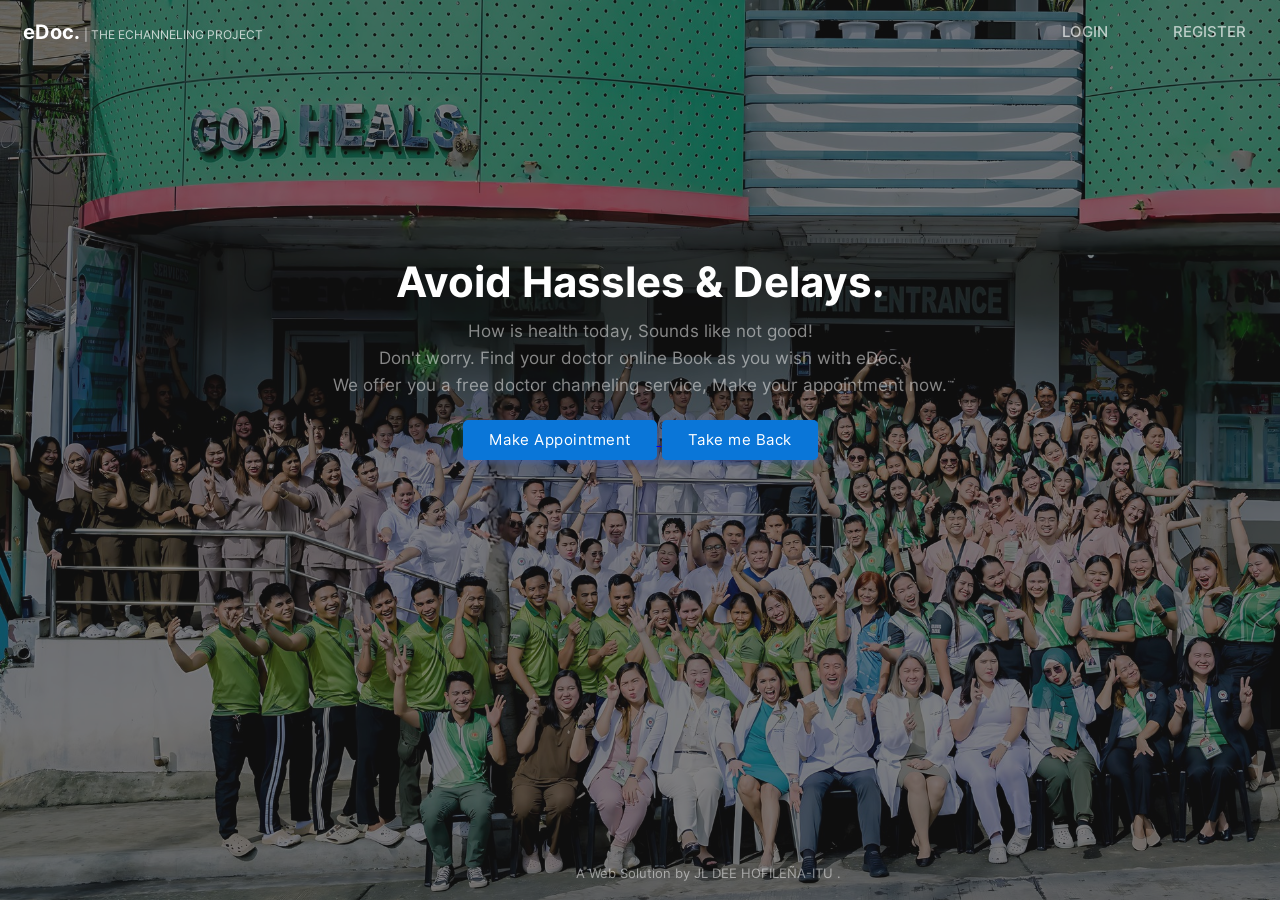
<file: edoc-doctor-appointment-system-main/index.html>
<!DOCTYPE html>
<html lang="en">
<head>
    <meta charset="UTF-8">
    <meta http-equiv="X-UA-Compatible" content="IE=edge">
    <meta name="viewport" content="width=device-width, initial-scale=1.0">
    <link rel="stylesheet" href="css/animations.css">  
    <link rel="stylesheet" href="css/main.css">  
    <link rel="stylesheet" href="css/index.css">
    <title>eDoc</title>
    <style>
        table{
            animation: transitionIn-Y-bottom 0.5s;
        }
    </style>
        
</head>
<body>
    
    <div class="full-height">
        <center>
        <table border="0">
            <tr>
                <td width="80%">
                    <font class="edoc-logo">eDoc. </font>
                    <font class="edoc-logo-sub">| THE ECHANNELING PROJECT</font>
                </td>
                <td width="10%">
                   <a href="login.php"  class="non-style-link"><p class="nav-item">LOGIN</p></a>
                </td>
                <td  width="10%">
                    <a href="signup.php" class="non-style-link"><p class="nav-item" style="padding-right: 10px;">REGISTER</p></a>
                </td>
            </tr>
            
            <tr>
                <td  colspan="3">
                    <p class="heading-text">Avoid Hassles & Delays.</p>

                </td>
            </tr>
            <tr>
                <td  colspan="3">
                    <p class="sub-text2">How is health today, Sounds like not good!<br>Don't worry. Find your doctor online Book as you wish with eDoc. <br>
                    We offer you a free doctor channeling service, Make your appointment now.</p>
                </td>
            </tr>
            <tr>
                
                <td colspan="3">
                    <center>
                    <a href="login.php" >
                        <input type="button" value="Make Appointment" class="login-btn btn-primary btn" style="padding-left: 25px;padding-right: 25px;padding-top: 10px;padding-bottom: 10px;">
                    </a>
                    <a href="http://localhost/CoreBiz/index.html" 
class="login-btn btn-primary btn"
style="padding-left: 25px;padding-right: 25px;padding-top: 10px;padding-bottom: 10px; text-decoration:none;">
    Take me Back
</a>
                </center>
                </td>
                
            </tr>
            <tr>
                <td colspan="3">
                   
                </td>
            </tr>
        </table>
        <p class="sub-text2 footer-hashen">A Web Solution by JL DEE HOFILEÑA-ITU .</p>
    </center>
    
    </div>
</body>
</html>
</file>
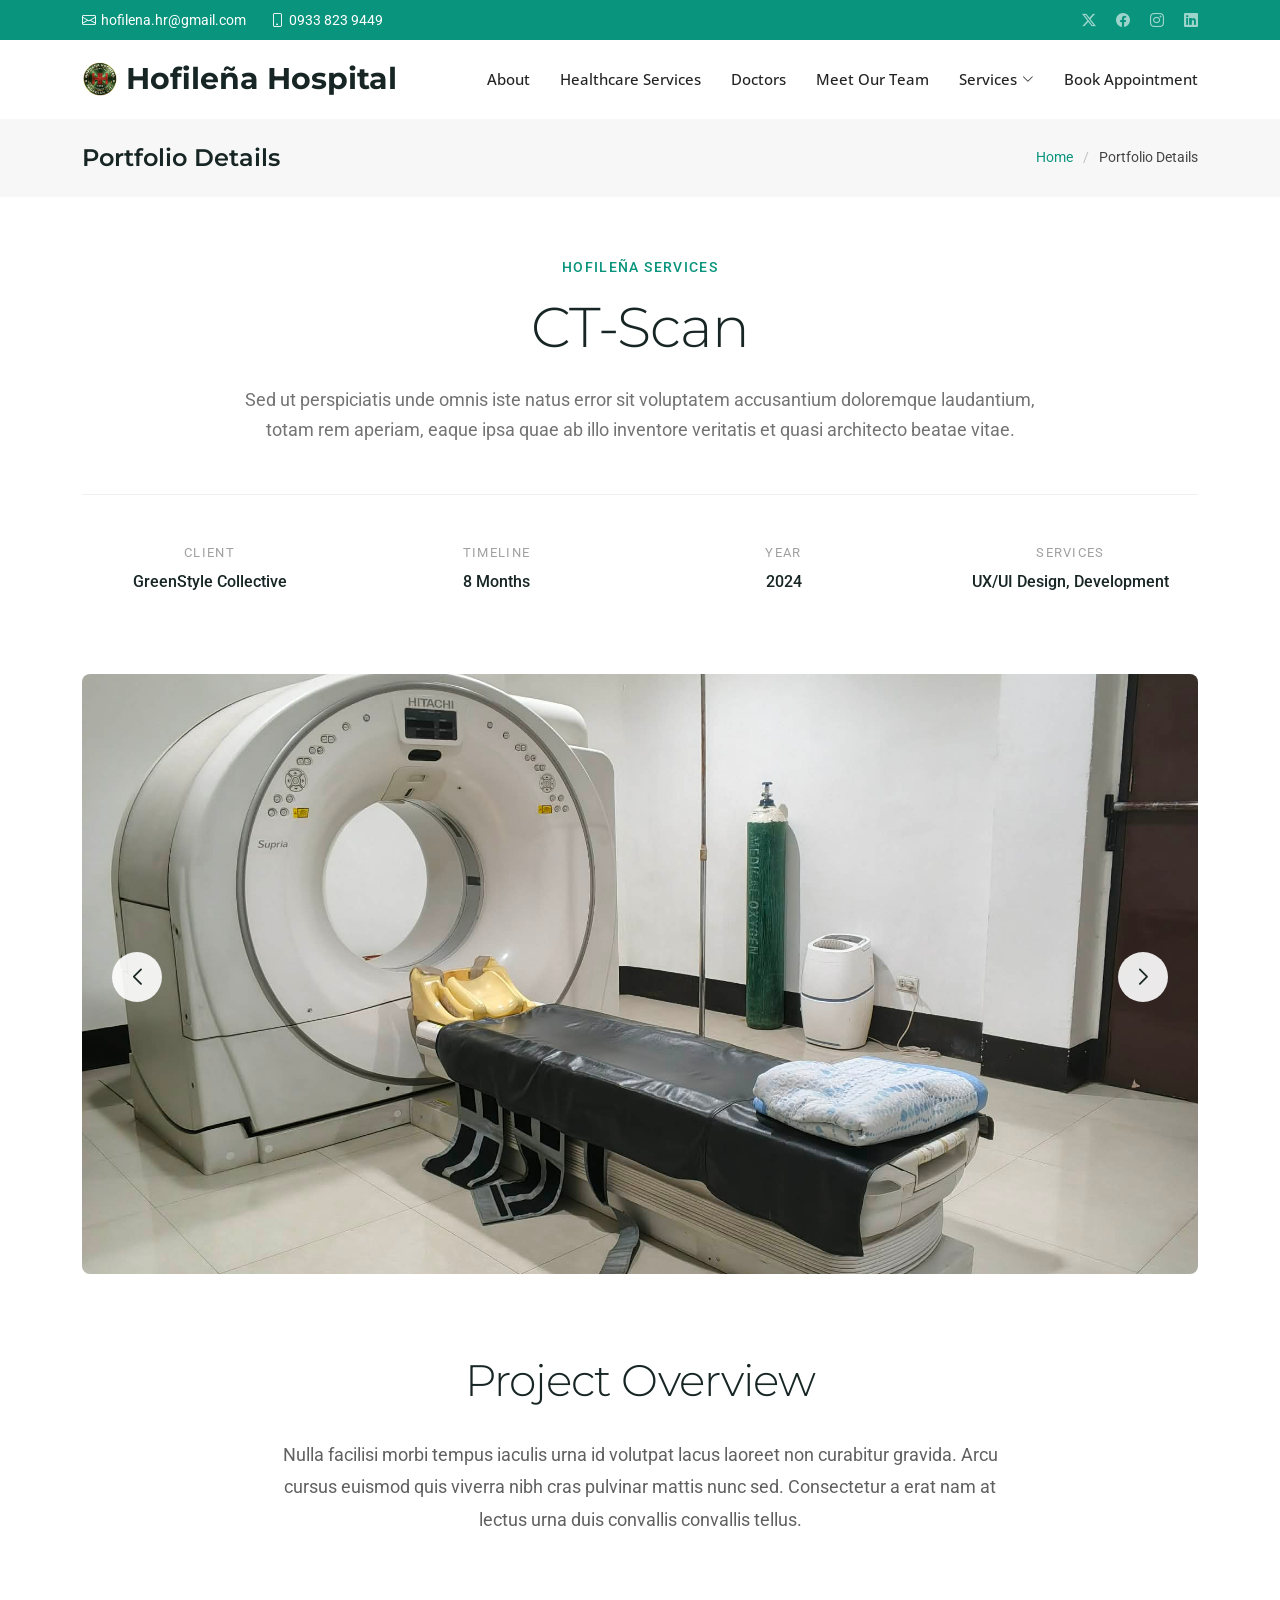
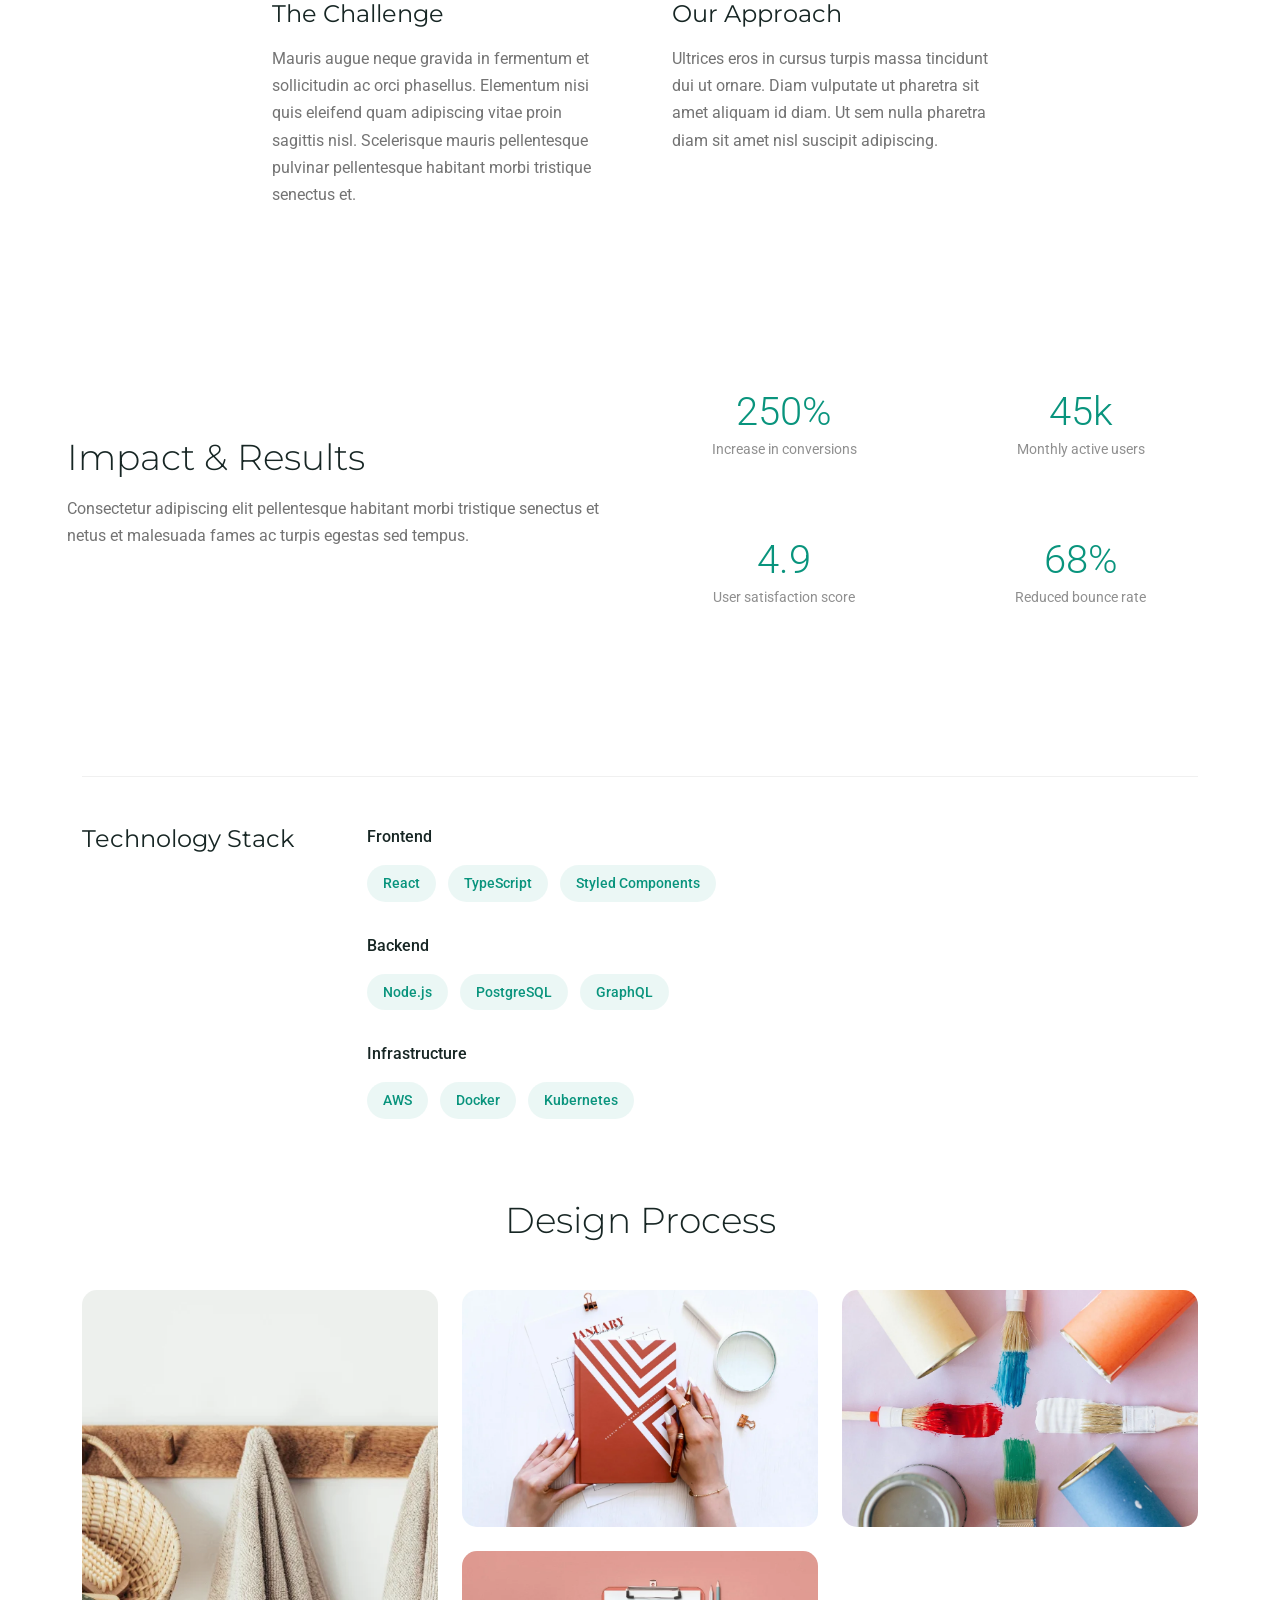
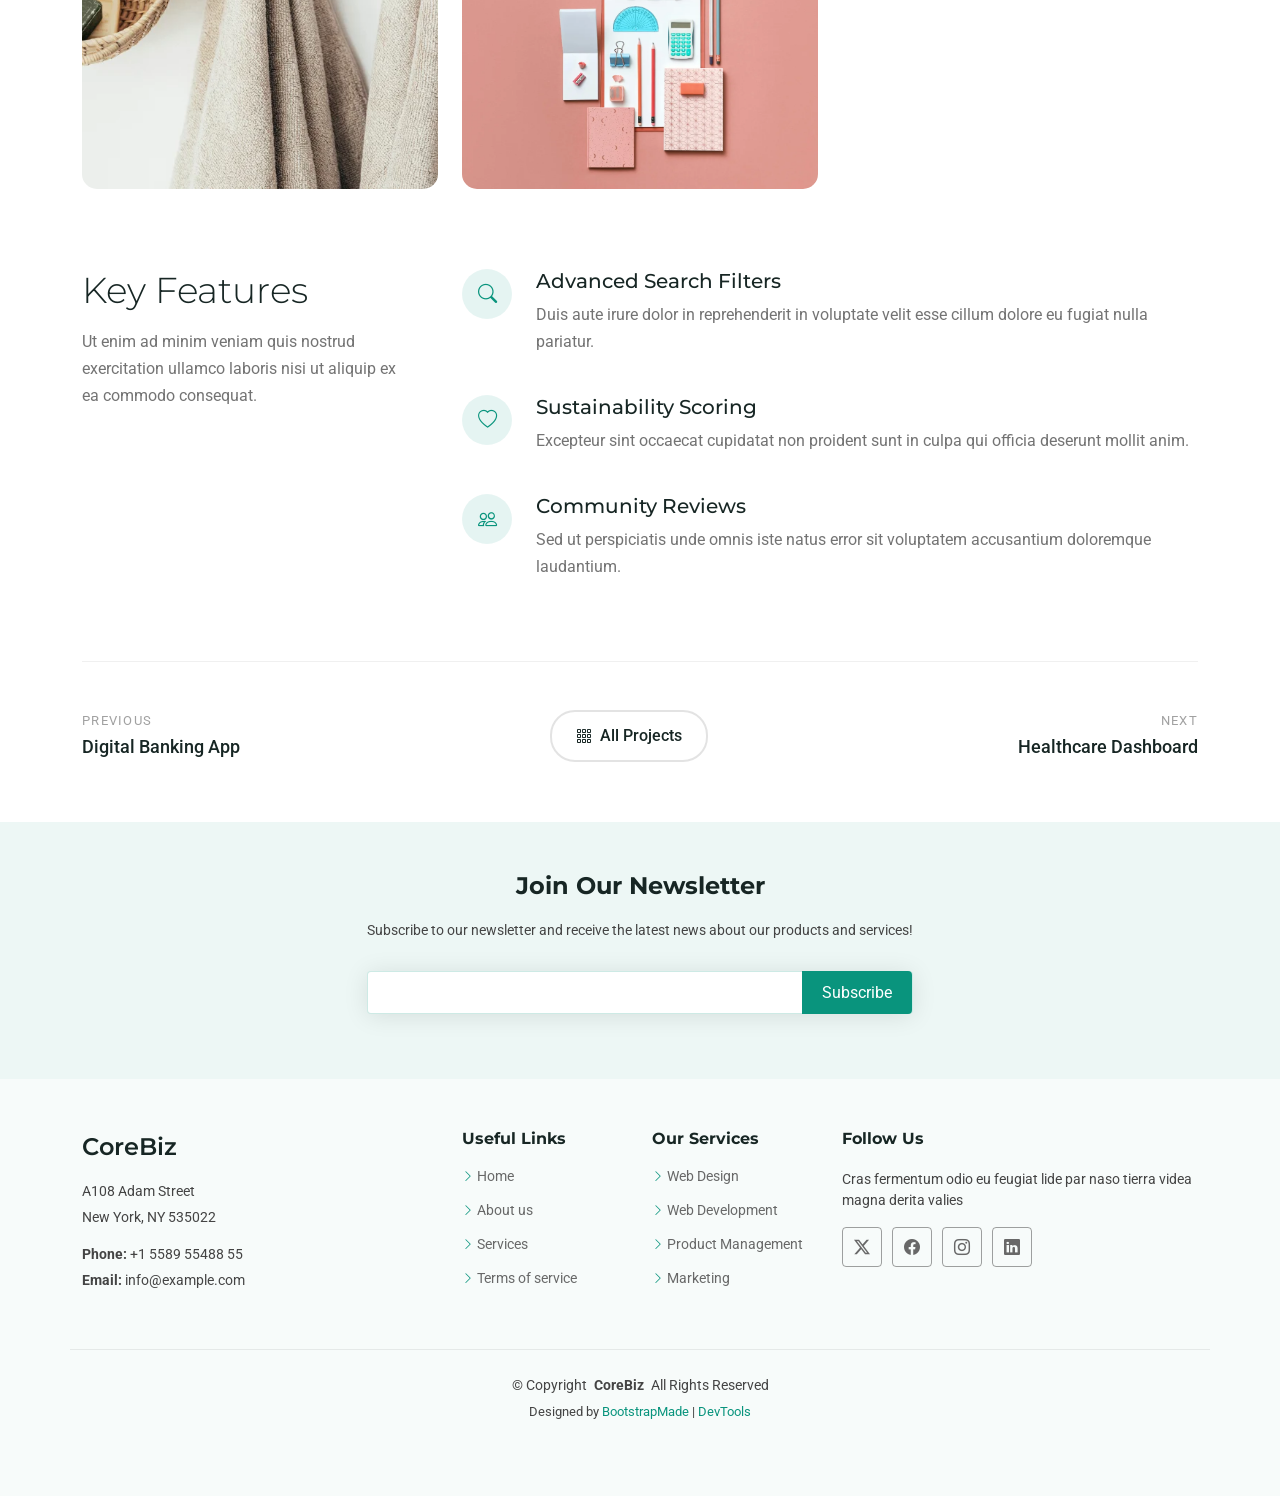
<file: ctscan.html>
<div id="websiteContent">

</div>
<!DOCTYPE html>
<html lang="en">
  <meta charset="UTF-8">
<div id="termsModal" class="modal">
    <div class="modal-content">

        <!-- Background Image -->
        <img src="assets/img/termscondition.png" alt="Terms & Conditions" class="terms-image">

        <!-- Buttons -->
        <div class="button-container">
            <button id="disagreeBtn" class="btn-disagree">DISAGREE</button>
            <button id="agreeBtn" class="btn-agree">AGREE</button>
        </div>

    </div>
</div>
    </div>
</div>
<script>
document.getElementById("agreeBtn").addEventListener("click", function () {

    // Save consent
    localStorage.setItem("termsAccepted", "true");

    // Close modal
    document.getElementById("termsModal").style.display = "none";

    // Redirect if needed
    // window.location.href = "home.html";
});

document.getElementById("disagreeBtn").addEventListener("click", function () {

    alert("You must agree to continue.");

    // Redirect away
    window.location.href = "https://www.google.com";
});
</script>
</script>
<head>
  <meta charset="utf-8">
  <meta content="width=device-width, initial-scale=1.0" name="viewport">
  <title>Hofileña Hospital</title>
  <meta name="description" content="">
  <meta name="keywords" content="">

  <!-- Favicons -->
  <link href="assets/img/favicon.png" rel="icon">
  <link href="assets/img/apple-touch-icon.png" rel="apple-touch-icon">

  <!-- Fonts -->
   <link href="https://fonts.googleapis.com/css2?family=Anton&display=swap" rel="stylesheet">
  <link href="https://fonts.googleapis.com" rel="preconnect">
  <link href="https://fonts.gstatic.com" rel="preconnect" crossorigin>
  <link href="https://fonts.googleapis.com/css2?family=Roboto:ital,wght@0,100;0,300;0,400;0,500;0,700;0,900;1,100;1,300;1,400;1,500;1,700;1,900&family=Open+Sans:ital,wght@0,300;0,400;0,500;0,600;0,700;0,800;1,300;1,400;1,500;1,600;1,700;1,800&family=Montserrat:ital,wght@0,100;0,200;0,300;0,400;0,500;0,600;0,700;0,800;0,900;1,100;1,200;1,300;1,400;1,500;1,600;1,700;1,800;1,900&display=swap" rel="stylesheet">

  <!-- Vendor CSS Files -->
  <link href="assets/vendor/bootstrap/css/bootstrap.min.css" rel="stylesheet">
  <link href="assets/vendor/bootstrap-icons/bootstrap-icons.css" rel="stylesheet">
  <link href="assets/vendor/aos/aos.css" rel="stylesheet">
  <link href="assets/vendor/glightbox/css/glightbox.min.css" rel="stylesheet">
  <link href="assets/vendor/swiper/swiper-bundle.min.css" rel="stylesheet">

  <!-- Main CSS File -->
  <link href="assets/css/main.css" rel="stylesheet">

  <!-- =======================================================
  * Template Name: CoreBiz
  * Template URL: https://bootstrapmade.com/corebiz-bootstrap-business-template/
  * Updated: Aug 30 2025 with Bootstrap v5.3.8
  * Author: BootstrapMade.com
  * License: https://bootstrapmade.com/license/
  ======================================================== -->
</head>

<body class="index-page">

  <header id="header" class="header sticky-top">

    <div class="topbar d-flex align-items-center dark-background">
      <div class="container d-flex justify-content-center justify-content-md-between">
        <div class="contact-info d-flex align-items-center">
          <i class="bi bi-envelope d-flex align-items-center"><a href="mailto:hofilena.hr@gmail.com">hofilena.hr@gmail.com</a></i>
          <i class="bi bi-phone d-flex align-items-center ms-4"><span>0933 823 9449</span></i>
        </div>
        <div class="social-links d-none d-md-flex align-items-center">
          <a href="#" class="twitter"><i class="bi bi-twitter-x"></i></a>
          <a href="#" class="facebook"><i class="bi bi-facebook"></i></a>
          <a href="#" class="instagram"><i class="bi bi-instagram"></i></a>
          <a href="#" class="linkedin"><i class="bi bi-linkedin"></i></a>
        </div>
      </div>
    </div><!-- End Top Bar -->

    <div class="branding d-flex align-items-cente">

      <div class="container position-relative d-flex align-items-center justify-content-between">
        <a href="index.html" class="logo d-flex align-items-center">
          <!-- Uncomment the line below if you also wish to use an image logo -->
           <img src="assets/img/logo-assetHH.png" alt=""> 
          <h1 class="sitename">Hofileña Hospital</h1>
        </a>

        <nav id="navmenu" class="navmenu">
          <ul>
    <li><a href="index.html#about">About</a></li>
<li><a href="index.html#services">Healthcare Services</a></li>
<li><a href="index.html#portfolio">Doctors</a></li>
<li><a href="index.html#team">Meet Our Team</a></li>
            <li class="dropdown"><a href="#"><span>Services</span> <i class="bi bi-chevron-down toggle-dropdown"></i></a>
              <ul>
                <li><a href="ctscan.html" class="details-link" title="View Project Details">CT-Scan</a></li>
                <li class="dropdown"><a href="#"><span>Ultrasound</span> <i class="bi bi-chevron-down toggle-dropdown"></i></a>
                    <ul class="mega-dropdown">
                    <li><a href="#">Breast Ultrasound</a></li>
                    <li><a href="#">Chest Ultrasound</a></li>
                    <li><a href="#">Guided Abdomen Paracentesis UTZ</a></li>
                    <li><a href="#">Guided IJ Insertion UTZ</a></li>
                    <li><a href="#">Guided Thoracentesis</a></li>
                    <li><a href="#">HBT Ultrasound</a></li>
                    <li><a href="#">KUB & PROSTATE Ultrasound</a></li>
                    <li><a href="#">KUB Ultrasound</a></li>
                    <li><a href="#">Lower Abdomen Ultrasound</a></li>
                    <li><a href="#">On-call Portable Suite Room</a></li>
                    <li><a href="#">On-call Portable Ward Room</a></li>
                    <li><a href="#">On-call Ultrasound</a></li>
                    <li><a href="#">Pelvic Ultrasound</a></li>
                    <li><a href="#">Pelvic Ultrasound with Photo</a></li>
                    <li><a href="#">Scrotal Ultrasound</a></li>
                    <li><a href="#">Single Organ Ultrasound</a></li>
                    <li><a href="#">T/Tube Cholangiogram</a></li>
                    <li><a href="#">Thyroid Gland Ultrasound</a></li>
                    <li><a href="#">Transectal Ultrasound</a></li>
                    <li><a href="#">TVS Ultrasound</a></li>
                    <li><a href="#">Twin UTZ</a></li>
                    <li><a href="#">Ultrasound Guided Pigtail Cat-Insertion</a></li>
                    <li><a href="#">Upper Abdomen Ultrasound</a></li>
                    <li><a href="#">Whole Abdomen Ultrasound</a></li>
                  </ul>
                </li>
                <li><a href="#">Delivery Services</a></li>
                <li><a href="#">Digital X-ray</a></li>
                <li><a href="#">Emergency Services</a></li>
                <li><a href="#">General Surgery</a></li>
                <li><a href="#">Hemodialysis</a></li>
                <li><a href="#">Internal Medicine</a></li>
                <li><a href="#">Laboratory</a></li>
                <li><a href="#">Laparoscopy</a></li>
                <li><a href="#">Newborn Hearing Screening Test</a></li>
                <li><a href="#">Ob-gyne</a></li>
                <li><a href="#">Operating Services</a></li>
                <li><a href="#">Pediatrics</a></li>
                <li><a href="#">Pharmacy</a></li>
              </ul>
            </li>
          <li><a href="http://localhost/CoreBiz/edoc-doctor-appointment-system-main/">Book Appointment</a></li>
          </ul>
          <i class="mobile-nav-toggle d-xl-none bi bi-list"></i>
        </nav>

      </div>

    </div>

  </header>
  <main class="main">

    <!-- Page Title -->
    <div class="page-title" data-aos="fade">
      <div class="container d-lg-flex justify-content-between align-items-center">
        <h1 class="mb-2 mb-lg-0">Portfolio Details</h1>
        <nav class="breadcrumbs">
          <ol>
            <li><a href="index.html">Home</a></li>
            <li class="current">Portfolio Details</li>
          </ol>
        </nav>
      </div>
    </div><!-- End Page Title -->

    <!-- Portfolio Details Section -->
    <section id="portfolio-details" class="portfolio-details section">

      <div class="container" data-aos="fade-up" data-aos-delay="100">

        <div class="project-hero">
          <div class="hero-content" data-aos="fade-up">
            <div class="project-category">Hofileña Services</div>
            <h1 class="project-title">CT-Scan</h1>
            <p class="project-subtitle">Sed ut perspiciatis unde omnis iste natus error sit voluptatem accusantium doloremque laudantium, totam rem aperiam, eaque ipsa quae ab illo inventore veritatis et quasi architecto beatae vitae.</p>
          </div>

          <div class="project-meta-grid" data-aos="fade-up" data-aos-delay="200">
            <div class="meta-column">
              <div class="meta-label">Client</div>
              <div class="meta-value">GreenStyle Collective</div>
            </div>
            <div class="meta-column">
              <div class="meta-label">Timeline</div>
              <div class="meta-value">8 Months</div>
            </div>
            <div class="meta-column">
              <div class="meta-label">Year</div>
              <div class="meta-value">2024</div>
            </div>
            <div class="meta-column">
              <div class="meta-label">Services</div>
              <div class="meta-value">UX/UI Design, Development</div>
            </div>
          </div>
        </div>

        <div class="visual-showcase" data-aos="zoom-in" data-aos-delay="100">
          <div class="main-visual">
            <div class="portfolio-details-slider swiper init-swiper">
              <script type="application/json" class="swiper-config">
                {
                  "loop": true,
                  "speed": 600,
                  "autoplay": {
                    "delay": 4000
                  },
                  "effect": "creative",
                  "creativeEffect": {
                    "prev": {
                      "shadow": false,
                      "translate": ["-120%", 0, -500]
                    },
                    "next": {
                      "shadow": false,
                      "translate": ["120%", 0, -500]
                    }
                  },
                  "slidesPerView": 1,
                  "navigation": {
                    "nextEl": ".swiper-button-next",
                    "prevEl": ".swiper-button-prev"
                  }
                }
              </script>
              <div class="swiper-wrapper">
                <div class="swiper-slide">
                  <img src="assets/img/about/CT1.jpg" alt="Project showcase" class="img-fluid" loading="lazy">
                </div>
                <div class="swiper-slide">
                  <img src="assets/img/about/CT2.jpg" alt="Project showcase" class="img-fluid" loading="lazy">
                </div>
                <div class="swiper-slide">
                  <img src="assets/img/about/CT3.jpg" alt="Project showcase" class="img-fluid" loading="lazy">
                </div>
              </div>
              <div class="swiper-button-next"></div>
              <div class="swiper-button-prev"></div>
            </div>
          </div>
        </div>

        <div class="content-section">
          <div class="row">
            <div class="col-lg-8 offset-lg-2">
              <div class="project-overview" data-aos="fade-up">
                <h2>Project Overview</h2>
                <p class="overview-text">Nulla facilisi morbi tempus iaculis urna id volutpat lacus laoreet non curabitur gravida. Arcu cursus euismod quis viverra nibh cras pulvinar mattis nunc sed. Consectetur a erat nam at lectus urna duis convallis convallis tellus.</p>

                <div class="challenge-solution">
                  <div class="challenge-block" data-aos="fade-up" data-aos-delay="100">
                    <h3>The Challenge</h3>
                    <p>Mauris augue neque gravida in fermentum et sollicitudin ac orci phasellus. Elementum nisi quis eleifend quam adipiscing vitae proin sagittis nisl. Scelerisque mauris pellentesque pulvinar pellentesque habitant morbi tristique senectus et.</p>
                  </div>

                  <div class="solution-block" data-aos="fade-up" data-aos-delay="200">
                    <h3>Our Approach</h3>
                    <p>Ultrices eros in cursus turpis massa tincidunt dui ut ornare. Diam vulputate ut pharetra sit amet aliquam id diam. Ut sem nulla pharetra diam sit amet nisl suscipit adipiscing.</p>
                  </div>
                </div>
              </div>
            </div>
          </div>
        </div>

        <div class="metrics-showcase" data-aos="fade-up" data-aos-delay="100">
          <div class="row align-items-center">
            <div class="col-lg-6">
              <div class="metrics-content">
                <h3>Impact &amp; Results</h3>
                <p>Consectetur adipiscing elit pellentesque habitant morbi tristique senectus et netus et malesuada fames ac turpis egestas sed tempus.</p>
              </div>
            </div>
            <div class="col-lg-6">
              <div class="metrics-grid">
                <div class="metric-item" data-aos="fade-up" data-aos-delay="200">
                  <div class="metric-number">250%</div>
                  <div class="metric-label">Increase in conversions</div>
                </div>
                <div class="metric-item" data-aos="fade-up" data-aos-delay="250">
                  <div class="metric-number">45k</div>
                  <div class="metric-label">Monthly active users</div>
                </div>
                <div class="metric-item" data-aos="fade-up" data-aos-delay="300">
                  <div class="metric-number">4.9</div>
                  <div class="metric-label">User satisfaction score</div>
                </div>
                <div class="metric-item" data-aos="fade-up" data-aos-delay="350">
                  <div class="metric-number">68%</div>
                  <div class="metric-label">Reduced bounce rate</div>
                </div>
              </div>
            </div>
          </div>
        </div>

        <div class="technology-stack" data-aos="fade-up" data-aos-delay="100">
          <div class="row">
            <div class="col-lg-3">
              <h3>Technology Stack</h3>
            </div>
            <div class="col-lg-9">
              <div class="tech-categories">
                <div class="tech-category" data-aos="fade-up" data-aos-delay="150">
                  <div class="category-title">Frontend</div>
                  <div class="tech-list">
                    <span class="tech-item">React</span>
                    <span class="tech-item">TypeScript</span>
                    <span class="tech-item">Styled Components</span>
                  </div>
                </div>
                <div class="tech-category" data-aos="fade-up" data-aos-delay="200">
                  <div class="category-title">Backend</div>
                  <div class="tech-list">
                    <span class="tech-item">Node.js</span>
                    <span class="tech-item">PostgreSQL</span>
                    <span class="tech-item">GraphQL</span>
                  </div>
                </div>
                <div class="tech-category" data-aos="fade-up" data-aos-delay="250">
                  <div class="category-title">Infrastructure</div>
                  <div class="tech-list">
                    <span class="tech-item">AWS</span>
                    <span class="tech-item">Docker</span>
                    <span class="tech-item">Kubernetes</span>
                  </div>
                </div>
              </div>
            </div>
          </div>
        </div>

        <div class="process-gallery" data-aos="fade-up" data-aos-delay="100">
          <h3>Design Process</h3>
          <div class="gallery-masonry">
            <div class="gallery-item large" data-aos="fade-up" data-aos-delay="150">
              <img src="assets/img/portfolio/portfolio-11.webp" alt="Design process" class="img-fluid glightbox" loading="lazy">
              <div class="gallery-caption">User Research &amp; Personas</div>
            </div>
            <div class="gallery-item" data-aos="fade-up" data-aos-delay="200">
              <img src="assets/img/portfolio/portfolio-12.webp" alt="Design process" class="img-fluid glightbox" loading="lazy">
              <div class="gallery-caption">Wireframes</div>
            </div>
            <div class="gallery-item" data-aos="fade-up" data-aos-delay="250">
              <img src="assets/img/portfolio/portfolio-3.webp" alt="Design process" class="img-fluid glightbox" loading="lazy">
              <div class="gallery-caption">Prototypes</div>
            </div>
            <div class="gallery-item" data-aos="fade-up" data-aos-delay="300">
              <img src="assets/img/portfolio/portfolio-4.webp" alt="Design process" class="img-fluid glightbox" loading="lazy">
              <div class="gallery-caption">Final Design</div>
            </div>
          </div>
        </div>

        <div class="key-features-section" data-aos="fade-up" data-aos-delay="100">
          <div class="row">
            <div class="col-lg-4">
              <div class="features-intro">
                <h3>Key Features</h3>
                <p>Ut enim ad minim veniam quis nostrud exercitation ullamco laboris nisi ut aliquip ex ea commodo consequat.</p>
              </div>
            </div>
            <div class="col-lg-8">
              <div class="features-list">
                <div class="feature-row" data-aos="fade-up" data-aos-delay="150">
                  <div class="feature-icon">
                    <i class="bi bi-search"></i>
                  </div>
                  <div class="feature-content">
                    <h4>Advanced Search Filters</h4>
                    <p>Duis aute irure dolor in reprehenderit in voluptate velit esse cillum dolore eu fugiat nulla pariatur.</p>
                  </div>
                </div>
                <div class="feature-row" data-aos="fade-up" data-aos-delay="200">
                  <div class="feature-icon">
                    <i class="bi bi-heart"></i>
                  </div>
                  <div class="feature-content">
                    <h4>Sustainability Scoring</h4>
                    <p>Excepteur sint occaecat cupidatat non proident sunt in culpa qui officia deserunt mollit anim.</p>
                  </div>
                </div>
                <div class="feature-row" data-aos="fade-up" data-aos-delay="250">
                  <div class="feature-icon">
                    <i class="bi bi-people"></i>
                  </div>
                  <div class="feature-content">
                    <h4>Community Reviews</h4>
                    <p>Sed ut perspiciatis unde omnis iste natus error sit voluptatem accusantium doloremque laudantium.</p>
                  </div>
                </div>
              </div>
            </div>
          </div>
        </div>

        <div class="project-footer" data-aos="fade-up" data-aos-delay="200">
          <div class="footer-navigation">
            <a href="#" class="nav-link prev-project">
              <span class="nav-direction">Previous</span>
              <span class="nav-title">Digital Banking App</span>
            </a>
            <a href="#" class="nav-link all-projects">
              <i class="bi bi-grid-3x3-gap"></i>
              <span>All Projects</span>
            </a>
            <a href="#" class="nav-link next-project">
              <span class="nav-direction">Next</span>
              <span class="nav-title">Healthcare Dashboard</span>
            </a>
          </div>
        </div>

      </div>

    </section><!-- /Portfolio Details Section -->

  </main>

  <footer id="footer" class="footer light-background">

    <div class="footer-newsletter">
      <div class="container">
        <div class="row justify-content-center text-center">
          <div class="col-lg-6">
            <h4>Join Our Newsletter</h4>
            <p>Subscribe to our newsletter and receive the latest news about our products and services!</p>
            <form action="forms/newsletter.php" method="post" class="php-email-form">
              <div class="newsletter-form"><input type="email" name="email"><input type="submit" value="Subscribe"></div>
              <div class="loading">Loading</div>
              <div class="error-message"></div>
              <div class="sent-message">Your subscription request has been sent. Thank you!</div>
            </form>
          </div>
        </div>
      </div>
    </div>

    <div class="container footer-top">
      <div class="row gy-4">
        <div class="col-lg-4 col-md-6 footer-about">
          <a href="index.html" class="d-flex align-items-center">
            <span class="sitename">CoreBiz</span>
          </a>
          <div class="footer-contact pt-3">
            <p>A108 Adam Street</p>
            <p>New York, NY 535022</p>
            <p class="mt-3"><strong>Phone:</strong> <span>+1 5589 55488 55</span></p>
            <p><strong>Email:</strong> <span>info@example.com</span></p>
          </div>
        </div>

        <div class="col-lg-2 col-md-3 footer-links">
          <h4>Useful Links</h4>
          <ul>
            <li><i class="bi bi-chevron-right"></i> <a href="#">Home</a></li>
            <li><i class="bi bi-chevron-right"></i> <a href="#">About us</a></li>
            <li><i class="bi bi-chevron-right"></i> <a href="#">Services</a></li>
            <li><i class="bi bi-chevron-right"></i> <a href="#">Terms of service</a></li>
          </ul>
        </div>

        <div class="col-lg-2 col-md-3 footer-links">
          <h4>Our Services</h4>
          <ul>
            <li><i class="bi bi-chevron-right"></i> <a href="#">Web Design</a></li>
            <li><i class="bi bi-chevron-right"></i> <a href="#">Web Development</a></li>
            <li><i class="bi bi-chevron-right"></i> <a href="#">Product Management</a></li>
            <li><i class="bi bi-chevron-right"></i> <a href="#">Marketing</a></li>
          </ul>
        </div>

        <div class="col-lg-4 col-md-12">
          <h4>Follow Us</h4>
          <p>Cras fermentum odio eu feugiat lide par naso tierra videa magna derita valies</p>
          <div class="social-links d-flex">
            <a href=""><i class="bi bi-twitter-x"></i></a>
            <a href=""><i class="bi bi-facebook"></i></a>
            <a href=""><i class="bi bi-instagram"></i></a>
            <a href=""><i class="bi bi-linkedin"></i></a>
          </div>
        </div>

      </div>
    </div>

    <div class="container copyright text-center mt-4">
      <p>© <span>Copyright</span> <strong class="px-1 sitename">CoreBiz</strong> <span>All Rights Reserved</span></p>
      <div class="credits">
        <!-- All the links in the footer should remain intact. -->
        <!-- You can delete the links only if you've purchased the pro version. -->
        <!-- Licensing information: https://bootstrapmade.com/license/ -->
        <!-- Purchase the pro version with working PHP/AJAX contact form: [buy-url] -->
        Designed by <a href="https://bootstrapmade.com/">BootstrapMade</a> | <a href="https://bootstrapmade.com/tools/">DevTools</a>
      </div>
    </div>

  </footer>

  <!-- Scroll Top -->
  <a href="#" id="scroll-top" class="scroll-top d-flex align-items-center justify-content-center"><i class="bi bi-arrow-up-short"></i></a>

  <!-- Preloader -->
  <div id="preloader">
    <div></div>
    <div></div>
    <div></div>
    <div></div>
  </div>

  <!-- Vendor JS Files -->
  <script src="assets/vendor/bootstrap/js/bootstrap.bundle.min.js"></script>
  <script src="assets/vendor/php-email-form/validate.js"></script>
  <script src="assets/vendor/aos/aos.js"></script>
  <script src="assets/vendor/glightbox/js/glightbox.min.js"></script>
  <script src="assets/vendor/purecounter/purecounter_vanilla.js"></script>
  <script src="assets/vendor/waypoints/noframework.waypoints.js"></script>
  <script src="assets/vendor/swiper/swiper-bundle.min.js"></script>
  <script src="assets/vendor/imagesloaded/imagesloaded.pkgd.min.js"></script>
  <script src="assets/vendor/isotope-layout/isotope.pkgd.min.js"></script>

  <!-- Main JS File -->
  <script src="assets/js/main.js"></script>

</body>

</html>
</file>
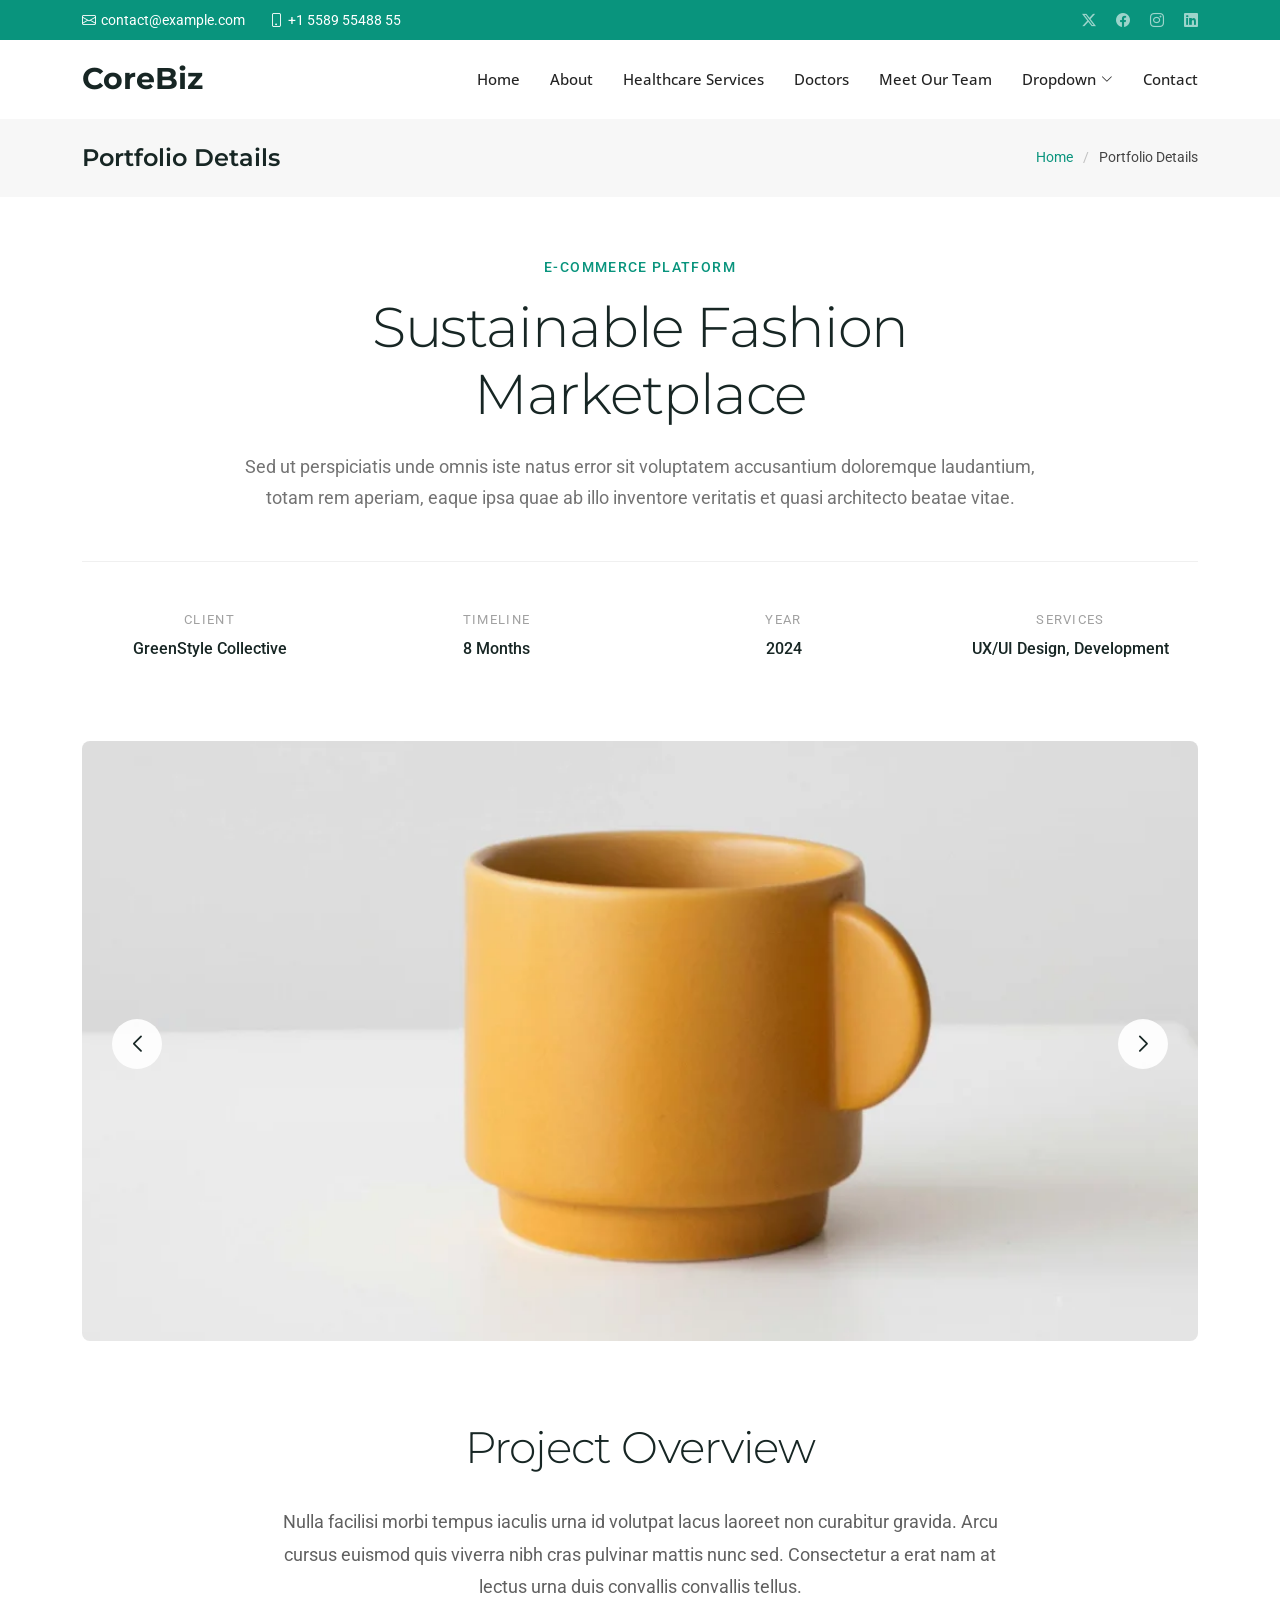
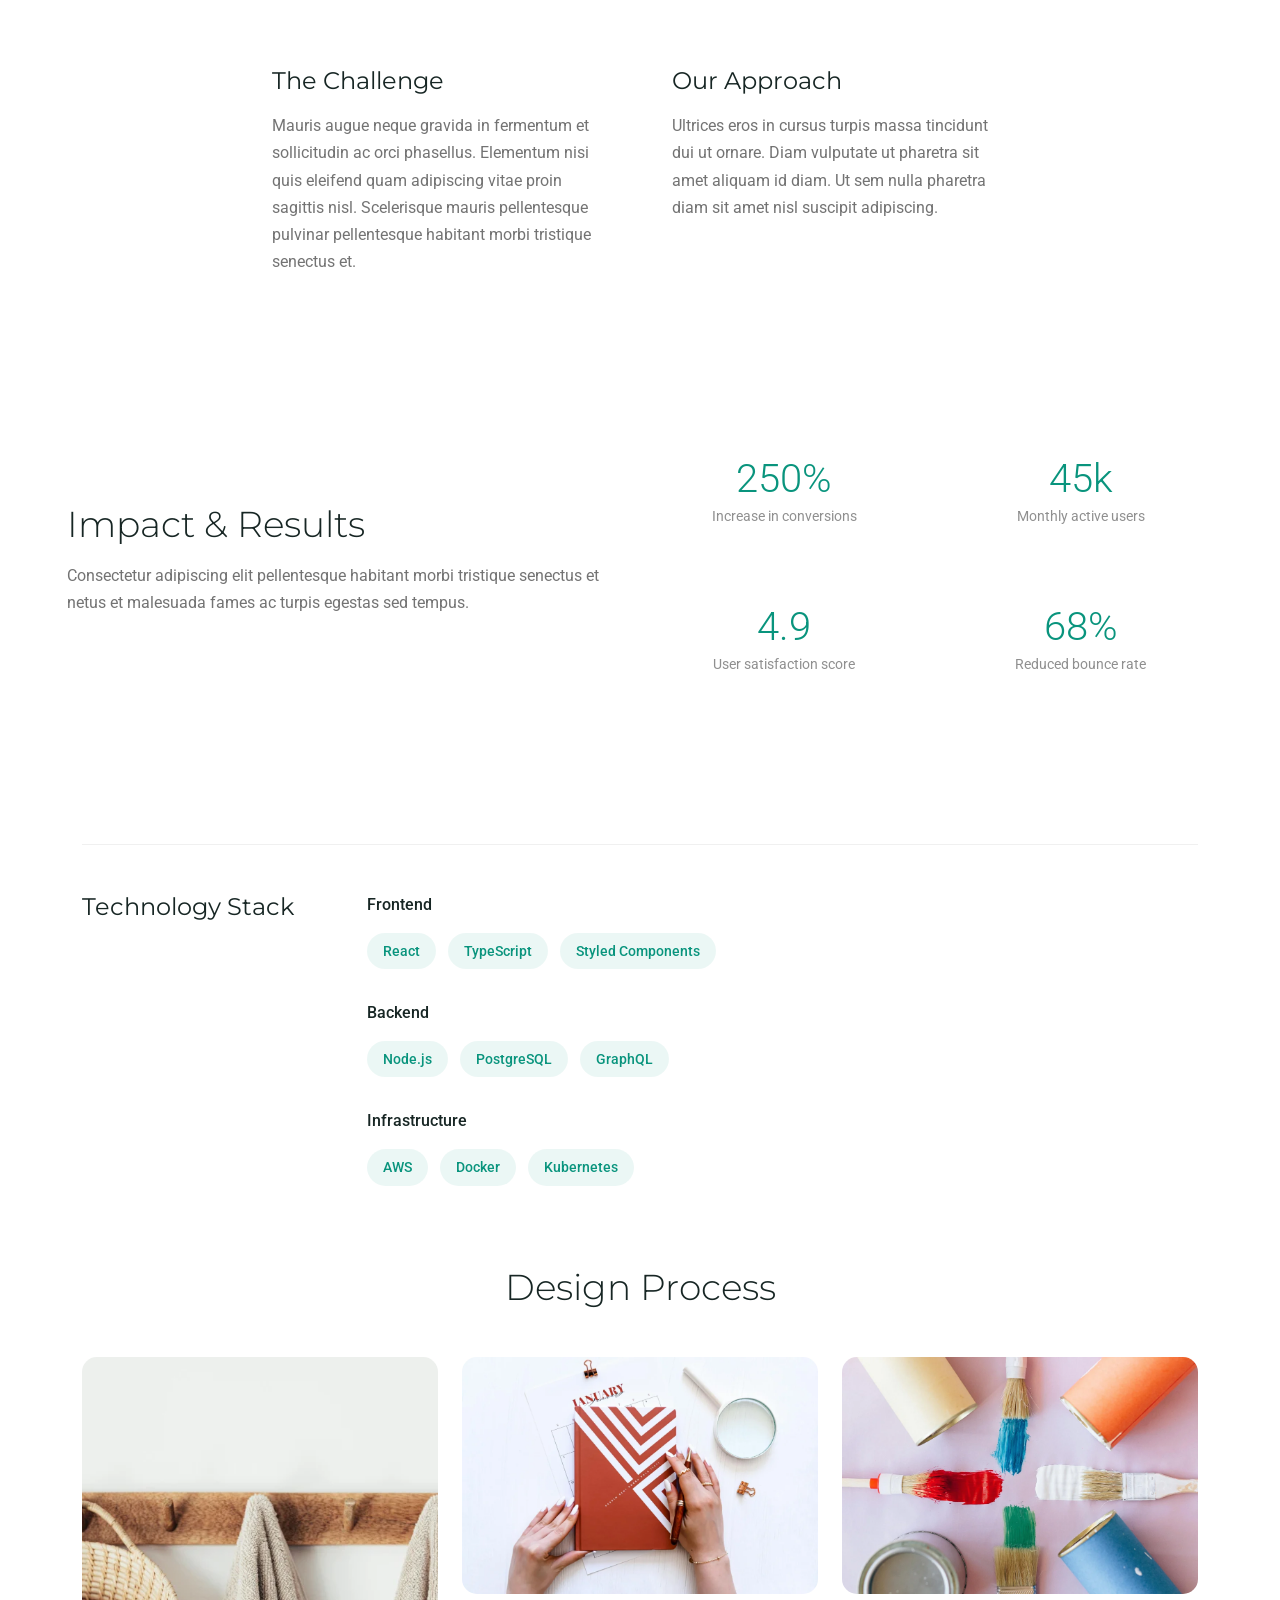
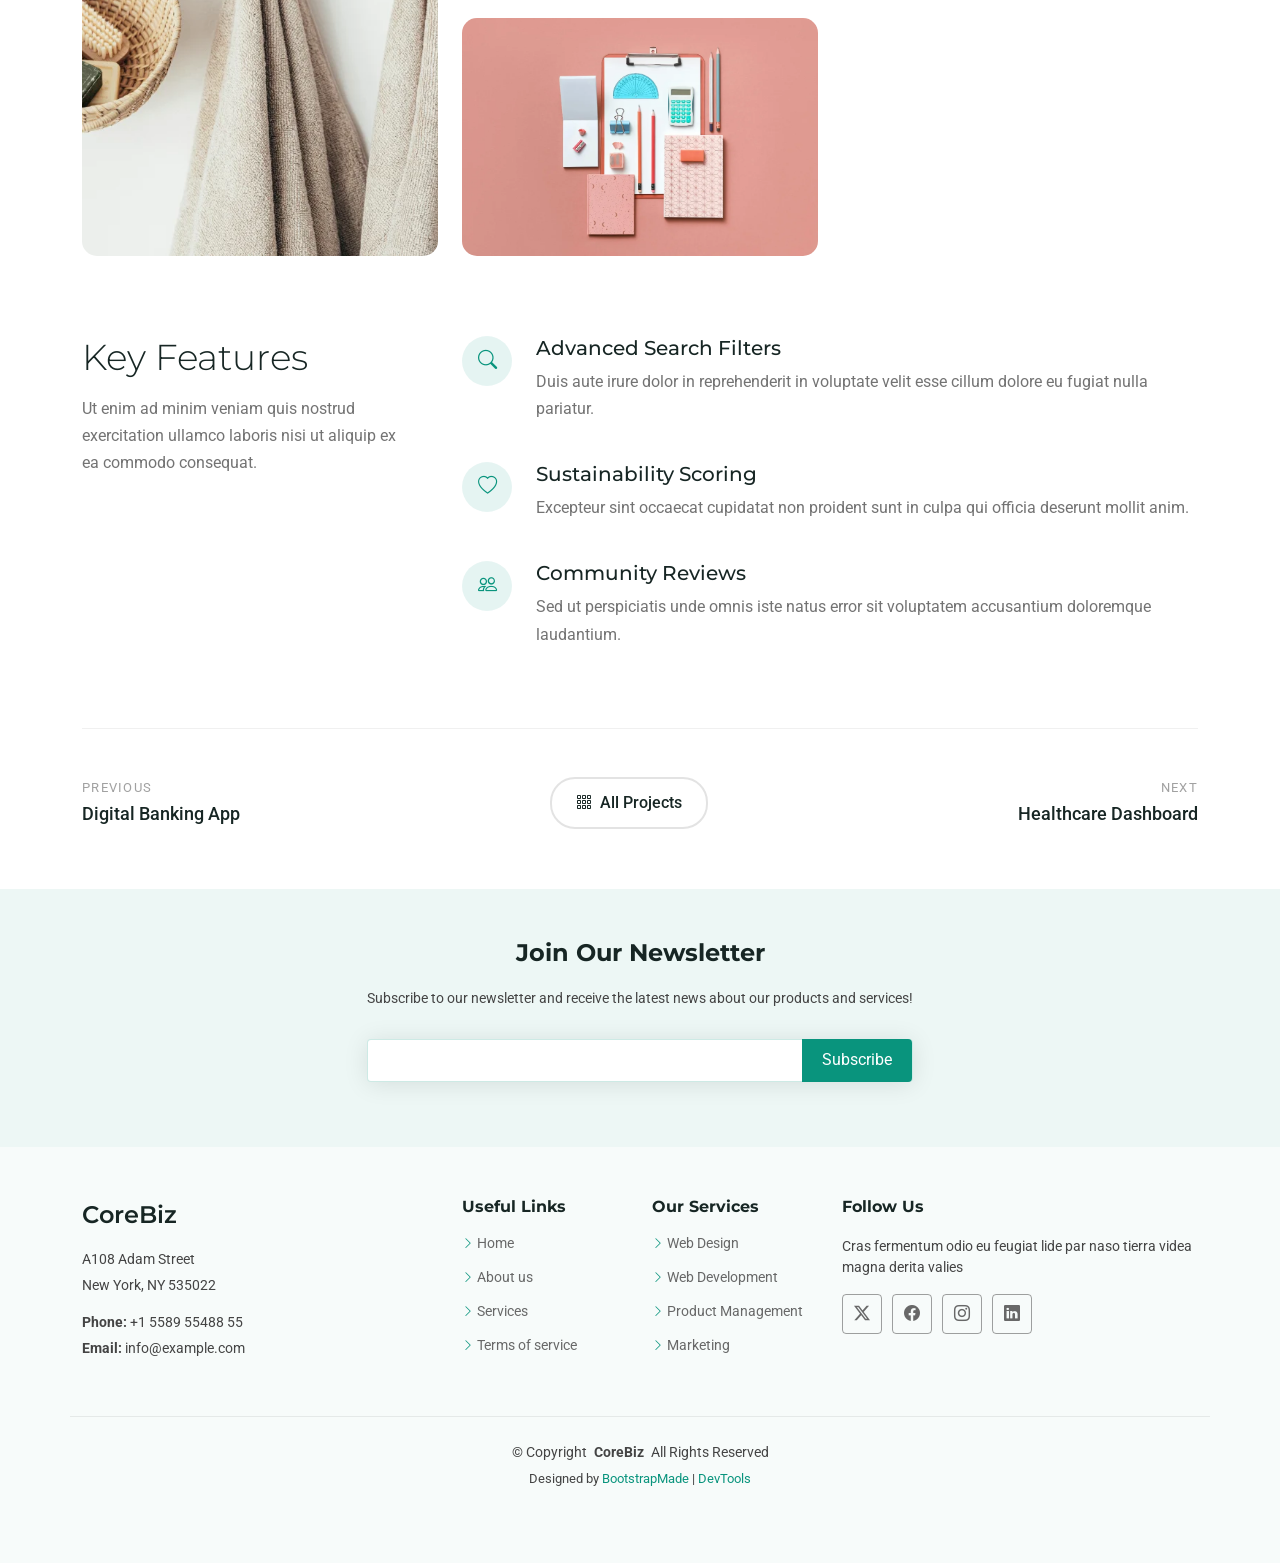
<file: portfolio-details.html>
<!DOCTYPE html>
<html lang="en">

<head>
  <meta charset="utf-8">
  <meta content="width=device-width, initial-scale=1.0" name="viewport">
  <title>Portfolio Details - CoreBiz Bootstrap Template</title>
  <meta name="description" content="">
  <meta name="keywords" content="">

  <!-- Favicons -->
  <link href="assets/img/favicon.png" rel="icon">
  <link href="assets/img/apple-touch-icon.png" rel="apple-touch-icon">

  <!-- Fonts -->
  <link href="https://fonts.googleapis.com" rel="preconnect">
  <link href="https://fonts.gstatic.com" rel="preconnect" crossorigin>
  <link href="https://fonts.googleapis.com/css2?family=Roboto:ital,wght@0,100;0,300;0,400;0,500;0,700;0,900;1,100;1,300;1,400;1,500;1,700;1,900&family=Open+Sans:ital,wght@0,300;0,400;0,500;0,600;0,700;0,800;1,300;1,400;1,500;1,600;1,700;1,800&family=Montserrat:ital,wght@0,100;0,200;0,300;0,400;0,500;0,600;0,700;0,800;0,900;1,100;1,200;1,300;1,400;1,500;1,600;1,700;1,800;1,900&display=swap" rel="stylesheet">

  <!-- Vendor CSS Files -->
  <link href="assets/vendor/bootstrap/css/bootstrap.min.css" rel="stylesheet">
  <link href="assets/vendor/bootstrap-icons/bootstrap-icons.css" rel="stylesheet">
  <link href="assets/vendor/aos/aos.css" rel="stylesheet">
  <link href="assets/vendor/glightbox/css/glightbox.min.css" rel="stylesheet">
  <link href="assets/vendor/swiper/swiper-bundle.min.css" rel="stylesheet">

  <!-- Main CSS File -->
  <link href="assets/css/main.css" rel="stylesheet">

  <!-- =======================================================
  * Template Name: CoreBiz
  * Template URL: https://bootstrapmade.com/corebiz-bootstrap-business-template/
  * Updated: Aug 30 2025 with Bootstrap v5.3.8
  * Author: BootstrapMade.com
  * License: https://bootstrapmade.com/license/
  ======================================================== -->
</head>

<body class="portfolio-details-page">

  <header id="header" class="header sticky-top">

    <div class="topbar d-flex align-items-center dark-background">
      <div class="container d-flex justify-content-center justify-content-md-between">
        <div class="contact-info d-flex align-items-center">
          <i class="bi bi-envelope d-flex align-items-center"><a href="mailto:contact@example.com">contact@example.com</a></i>
          <i class="bi bi-phone d-flex align-items-center ms-4"><span>+1 5589 55488 55</span></i>
        </div>
        <div class="social-links d-none d-md-flex align-items-center">
          <a href="#" class="twitter"><i class="bi bi-twitter-x"></i></a>
          <a href="#" class="facebook"><i class="bi bi-facebook"></i></a>
          <a href="#" class="instagram"><i class="bi bi-instagram"></i></a>
          <a href="#" class="linkedin"><i class="bi bi-linkedin"></i></a>
        </div>
      </div>
    </div><!-- End Top Bar -->

    <div class="branding d-flex align-items-cente">

      <div class="container position-relative d-flex align-items-center justify-content-between">
        <a href="index.html" class="logo d-flex align-items-center">
          <!-- Uncomment the line below if you also wish to use an image logo -->
          <!-- <img src="assets/img/logo.webp" alt=""> -->
          <h1 class="sitename">CoreBiz</h1>
        </a>

        <nav id="navmenu" class="navmenu">
          <ul>
            <li><li><a href="index.html#hero">Home</a></li>
<li><a href="index.html#about">About</a></li>
<li><a href="index.html#services">Healthcare Services</a></li>
<li><a href="index.html#portfolio">Doctors</a></li>
<li><a href="index.html#team">Meet Our Team</a></li>
            <li class="dropdown"><a href="#"><span>Dropdown</span> <i class="bi bi-chevron-down toggle-dropdown"></i></a>
              <ul>
                <li><a href="#">Dropdown 1</a></li>
                <li class="dropdown"><a href="#"><span>Deep Dropdown</span> <i class="bi bi-chevron-down toggle-dropdown"></i></a>
                  <ul>
                    <li><a href="#">Deep Dropdown 1</a></li>
                    <li><a href="#">Deep Dropdown 2</a></li>
                    <li><a href="#">Deep Dropdown 3</a></li>
                    <li><a href="#">Deep Dropdown 4</a></li>
                    <li><a href="#">Deep Dropdown 5</a></li>
                  </ul>
                </li>
                <li><a href="#">Dropdown 2</a></li>
                <li><a href="#">Dropdown 3</a></li>
                <li><a href="#">Dropdown 4</a></li>
              </ul>
            </li>
            <li><a href="#contact">Contact</a></li>
          </ul>
          <i class="mobile-nav-toggle d-xl-none bi bi-list"></i>
        </nav>

      </div>

    </div>

  </header>

  <main class="main">

    <!-- Page Title -->
    <div class="page-title" data-aos="fade">
      <div class="container d-lg-flex justify-content-between align-items-center">
        <h1 class="mb-2 mb-lg-0">Portfolio Details</h1>
        <nav class="breadcrumbs">
          <ol>
            <li><a href="index.html">Home</a></li>
            <li class="current">Portfolio Details</li>
          </ol>
        </nav>
      </div>
    </div><!-- End Page Title -->

    <!-- Portfolio Details Section -->
    <section id="portfolio-details" class="portfolio-details section">

      <div class="container" data-aos="fade-up" data-aos-delay="100">

        <div class="project-hero">
          <div class="hero-content" data-aos="fade-up">
            <div class="project-category">E-Commerce Platform</div>
            <h1 class="project-title">Sustainable Fashion Marketplace</h1>
            <p class="project-subtitle">Sed ut perspiciatis unde omnis iste natus error sit voluptatem accusantium doloremque laudantium, totam rem aperiam, eaque ipsa quae ab illo inventore veritatis et quasi architecto beatae vitae.</p>
          </div>

          <div class="project-meta-grid" data-aos="fade-up" data-aos-delay="200">
            <div class="meta-column">
              <div class="meta-label">Client</div>
              <div class="meta-value">GreenStyle Collective</div>
            </div>
            <div class="meta-column">
              <div class="meta-label">Timeline</div>
              <div class="meta-value">8 Months</div>
            </div>
            <div class="meta-column">
              <div class="meta-label">Year</div>
              <div class="meta-value">2024</div>
            </div>
            <div class="meta-column">
              <div class="meta-label">Services</div>
              <div class="meta-value">UX/UI Design, Development</div>
            </div>
          </div>
        </div>

        <div class="visual-showcase" data-aos="zoom-in" data-aos-delay="100">
          <div class="main-visual">
            <div class="portfolio-details-slider swiper init-swiper">
              <script type="application/json" class="swiper-config">
                {
                  "loop": true,
                  "speed": 600,
                  "autoplay": {
                    "delay": 4000
                  },
                  "effect": "creative",
                  "creativeEffect": {
                    "prev": {
                      "shadow": false,
                      "translate": ["-120%", 0, -500]
                    },
                    "next": {
                      "shadow": false,
                      "translate": ["120%", 0, -500]
                    }
                  },
                  "slidesPerView": 1,
                  "navigation": {
                    "nextEl": ".swiper-button-next",
                    "prevEl": ".swiper-button-prev"
                  }
                }
              </script>
              <div class="swiper-wrapper">
                <div class="swiper-slide">
                  <img src="assets/img/portfolio/portfolio-5.webp" alt="Project showcase" class="img-fluid" loading="lazy">
                </div>
                <div class="swiper-slide">
                  <img src="assets/img/portfolio/portfolio-7.webp" alt="Project showcase" class="img-fluid" loading="lazy">
                </div>
                <div class="swiper-slide">
                  <img src="assets/img/portfolio/portfolio-8.webp" alt="Project showcase" class="img-fluid" loading="lazy">
                </div>
              </div>
              <div class="swiper-button-next"></div>
              <div class="swiper-button-prev"></div>
            </div>
          </div>
        </div>

        <div class="content-section">
          <div class="row">
            <div class="col-lg-8 offset-lg-2">
              <div class="project-overview" data-aos="fade-up">
                <h2>Project Overview</h2>
                <p class="overview-text">Nulla facilisi morbi tempus iaculis urna id volutpat lacus laoreet non curabitur gravida. Arcu cursus euismod quis viverra nibh cras pulvinar mattis nunc sed. Consectetur a erat nam at lectus urna duis convallis convallis tellus.</p>

                <div class="challenge-solution">
                  <div class="challenge-block" data-aos="fade-up" data-aos-delay="100">
                    <h3>The Challenge</h3>
                    <p>Mauris augue neque gravida in fermentum et sollicitudin ac orci phasellus. Elementum nisi quis eleifend quam adipiscing vitae proin sagittis nisl. Scelerisque mauris pellentesque pulvinar pellentesque habitant morbi tristique senectus et.</p>
                  </div>

                  <div class="solution-block" data-aos="fade-up" data-aos-delay="200">
                    <h3>Our Approach</h3>
                    <p>Ultrices eros in cursus turpis massa tincidunt dui ut ornare. Diam vulputate ut pharetra sit amet aliquam id diam. Ut sem nulla pharetra diam sit amet nisl suscipit adipiscing.</p>
                  </div>
                </div>
              </div>
            </div>
          </div>
        </div>

        <div class="metrics-showcase" data-aos="fade-up" data-aos-delay="100">
          <div class="row align-items-center">
            <div class="col-lg-6">
              <div class="metrics-content">
                <h3>Impact &amp; Results</h3>
                <p>Consectetur adipiscing elit pellentesque habitant morbi tristique senectus et netus et malesuada fames ac turpis egestas sed tempus.</p>
              </div>
            </div>
            <div class="col-lg-6">
              <div class="metrics-grid">
                <div class="metric-item" data-aos="fade-up" data-aos-delay="200">
                  <div class="metric-number">250%</div>
                  <div class="metric-label">Increase in conversions</div>
                </div>
                <div class="metric-item" data-aos="fade-up" data-aos-delay="250">
                  <div class="metric-number">45k</div>
                  <div class="metric-label">Monthly active users</div>
                </div>
                <div class="metric-item" data-aos="fade-up" data-aos-delay="300">
                  <div class="metric-number">4.9</div>
                  <div class="metric-label">User satisfaction score</div>
                </div>
                <div class="metric-item" data-aos="fade-up" data-aos-delay="350">
                  <div class="metric-number">68%</div>
                  <div class="metric-label">Reduced bounce rate</div>
                </div>
              </div>
            </div>
          </div>
        </div>

        <div class="technology-stack" data-aos="fade-up" data-aos-delay="100">
          <div class="row">
            <div class="col-lg-3">
              <h3>Technology Stack</h3>
            </div>
            <div class="col-lg-9">
              <div class="tech-categories">
                <div class="tech-category" data-aos="fade-up" data-aos-delay="150">
                  <div class="category-title">Frontend</div>
                  <div class="tech-list">
                    <span class="tech-item">React</span>
                    <span class="tech-item">TypeScript</span>
                    <span class="tech-item">Styled Components</span>
                  </div>
                </div>
                <div class="tech-category" data-aos="fade-up" data-aos-delay="200">
                  <div class="category-title">Backend</div>
                  <div class="tech-list">
                    <span class="tech-item">Node.js</span>
                    <span class="tech-item">PostgreSQL</span>
                    <span class="tech-item">GraphQL</span>
                  </div>
                </div>
                <div class="tech-category" data-aos="fade-up" data-aos-delay="250">
                  <div class="category-title">Infrastructure</div>
                  <div class="tech-list">
                    <span class="tech-item">AWS</span>
                    <span class="tech-item">Docker</span>
                    <span class="tech-item">Kubernetes</span>
                  </div>
                </div>
              </div>
            </div>
          </div>
        </div>

        <div class="process-gallery" data-aos="fade-up" data-aos-delay="100">
          <h3>Design Process</h3>
          <div class="gallery-masonry">
            <div class="gallery-item large" data-aos="fade-up" data-aos-delay="150">
              <img src="assets/img/portfolio/portfolio-11.webp" alt="Design process" class="img-fluid glightbox" loading="lazy">
              <div class="gallery-caption">User Research &amp; Personas</div>
            </div>
            <div class="gallery-item" data-aos="fade-up" data-aos-delay="200">
              <img src="assets/img/portfolio/portfolio-12.webp" alt="Design process" class="img-fluid glightbox" loading="lazy">
              <div class="gallery-caption">Wireframes</div>
            </div>
            <div class="gallery-item" data-aos="fade-up" data-aos-delay="250">
              <img src="assets/img/portfolio/portfolio-3.webp" alt="Design process" class="img-fluid glightbox" loading="lazy">
              <div class="gallery-caption">Prototypes</div>
            </div>
            <div class="gallery-item" data-aos="fade-up" data-aos-delay="300">
              <img src="assets/img/portfolio/portfolio-4.webp" alt="Design process" class="img-fluid glightbox" loading="lazy">
              <div class="gallery-caption">Final Design</div>
            </div>
          </div>
        </div>

        <div class="key-features-section" data-aos="fade-up" data-aos-delay="100">
          <div class="row">
            <div class="col-lg-4">
              <div class="features-intro">
                <h3>Key Features</h3>
                <p>Ut enim ad minim veniam quis nostrud exercitation ullamco laboris nisi ut aliquip ex ea commodo consequat.</p>
              </div>
            </div>
            <div class="col-lg-8">
              <div class="features-list">
                <div class="feature-row" data-aos="fade-up" data-aos-delay="150">
                  <div class="feature-icon">
                    <i class="bi bi-search"></i>
                  </div>
                  <div class="feature-content">
                    <h4>Advanced Search Filters</h4>
                    <p>Duis aute irure dolor in reprehenderit in voluptate velit esse cillum dolore eu fugiat nulla pariatur.</p>
                  </div>
                </div>
                <div class="feature-row" data-aos="fade-up" data-aos-delay="200">
                  <div class="feature-icon">
                    <i class="bi bi-heart"></i>
                  </div>
                  <div class="feature-content">
                    <h4>Sustainability Scoring</h4>
                    <p>Excepteur sint occaecat cupidatat non proident sunt in culpa qui officia deserunt mollit anim.</p>
                  </div>
                </div>
                <div class="feature-row" data-aos="fade-up" data-aos-delay="250">
                  <div class="feature-icon">
                    <i class="bi bi-people"></i>
                  </div>
                  <div class="feature-content">
                    <h4>Community Reviews</h4>
                    <p>Sed ut perspiciatis unde omnis iste natus error sit voluptatem accusantium doloremque laudantium.</p>
                  </div>
                </div>
              </div>
            </div>
          </div>
        </div>

        <div class="project-footer" data-aos="fade-up" data-aos-delay="200">
          <div class="footer-navigation">
            <a href="#" class="nav-link prev-project">
              <span class="nav-direction">Previous</span>
              <span class="nav-title">Digital Banking App</span>
            </a>
            <a href="#" class="nav-link all-projects">
              <i class="bi bi-grid-3x3-gap"></i>
              <span>All Projects</span>
            </a>
            <a href="#" class="nav-link next-project">
              <span class="nav-direction">Next</span>
              <span class="nav-title">Healthcare Dashboard</span>
            </a>
          </div>
        </div>

      </div>

    </section><!-- /Portfolio Details Section -->

  </main>

  <footer id="footer" class="footer light-background">

    <div class="footer-newsletter">
      <div class="container">
        <div class="row justify-content-center text-center">
          <div class="col-lg-6">
            <h4>Join Our Newsletter</h4>
            <p>Subscribe to our newsletter and receive the latest news about our products and services!</p>
            <form action="forms/newsletter.php" method="post" class="php-email-form">
              <div class="newsletter-form"><input type="email" name="email"><input type="submit" value="Subscribe"></div>
              <div class="loading">Loading</div>
              <div class="error-message"></div>
              <div class="sent-message">Your subscription request has been sent. Thank you!</div>
            </form>
          </div>
        </div>
      </div>
    </div>

    <div class="container footer-top">
      <div class="row gy-4">
        <div class="col-lg-4 col-md-6 footer-about">
          <a href="index.html" class="d-flex align-items-center">
            <span class="sitename">CoreBiz</span>
          </a>
          <div class="footer-contact pt-3">
            <p>A108 Adam Street</p>
            <p>New York, NY 535022</p>
            <p class="mt-3"><strong>Phone:</strong> <span>+1 5589 55488 55</span></p>
            <p><strong>Email:</strong> <span>info@example.com</span></p>
          </div>
        </div>

        <div class="col-lg-2 col-md-3 footer-links">
          <h4>Useful Links</h4>
          <ul>
            <li><i class="bi bi-chevron-right"></i> <a href="#">Home</a></li>
            <li><i class="bi bi-chevron-right"></i> <a href="#">About us</a></li>
            <li><i class="bi bi-chevron-right"></i> <a href="#">Services</a></li>
            <li><i class="bi bi-chevron-right"></i> <a href="#">Terms of service</a></li>
          </ul>
        </div>

        <div class="col-lg-2 col-md-3 footer-links">
          <h4>Our Services</h4>
          <ul>
            <li><i class="bi bi-chevron-right"></i> <a href="#">Web Design</a></li>
            <li><i class="bi bi-chevron-right"></i> <a href="#">Web Development</a></li>
            <li><i class="bi bi-chevron-right"></i> <a href="#">Product Management</a></li>
            <li><i class="bi bi-chevron-right"></i> <a href="#">Marketing</a></li>
          </ul>
        </div>

        <div class="col-lg-4 col-md-12">
          <h4>Follow Us</h4>
          <p>Cras fermentum odio eu feugiat lide par naso tierra videa magna derita valies</p>
          <div class="social-links d-flex">
            <a href=""><i class="bi bi-twitter-x"></i></a>
            <a href=""><i class="bi bi-facebook"></i></a>
            <a href=""><i class="bi bi-instagram"></i></a>
            <a href=""><i class="bi bi-linkedin"></i></a>
          </div>
        </div>

      </div>
    </div>

    <div class="container copyright text-center mt-4">
      <p>© <span>Copyright</span> <strong class="px-1 sitename">CoreBiz</strong> <span>All Rights Reserved</span></p>
      <div class="credits">
        <!-- All the links in the footer should remain intact. -->
        <!-- You can delete the links only if you've purchased the pro version. -->
        <!-- Licensing information: https://bootstrapmade.com/license/ -->
        <!-- Purchase the pro version with working PHP/AJAX contact form: [buy-url] -->
        Designed by <a href="https://bootstrapmade.com/">BootstrapMade</a> | <a href="https://bootstrapmade.com/tools/">DevTools</a>
      </div>
    </div>

  </footer>

  <!-- Scroll Top -->
  <a href="#" id="scroll-top" class="scroll-top d-flex align-items-center justify-content-center"><i class="bi bi-arrow-up-short"></i></a>

  <!-- Preloader -->
  <div id="preloader">
    <div></div>
    <div></div>
    <div></div>
    <div></div>
  </div>

  <!-- Vendor JS Files -->
  <script src="assets/vendor/bootstrap/js/bootstrap.bundle.min.js"></script>
  <script src="assets/vendor/php-email-form/validate.js"></script>
  <script src="assets/vendor/aos/aos.js"></script>
  <script src="assets/vendor/glightbox/js/glightbox.min.js"></script>
  <script src="assets/vendor/purecounter/purecounter_vanilla.js"></script>
  <script src="assets/vendor/waypoints/noframework.waypoints.js"></script>
  <script src="assets/vendor/swiper/swiper-bundle.min.js"></script>
  <script src="assets/vendor/imagesloaded/imagesloaded.pkgd.min.js"></script>
  <script src="assets/vendor/isotope-layout/isotope.pkgd.min.js"></script>
<script src="assets/vendor/bootstrap/js/bootstrap.bundle.min.js"></script>
<script src="assets/js/main.js"></script>
  <!-- Main JS File -->
  <script src="assets/js/main.js"></script>

</body>

</html>
</file>
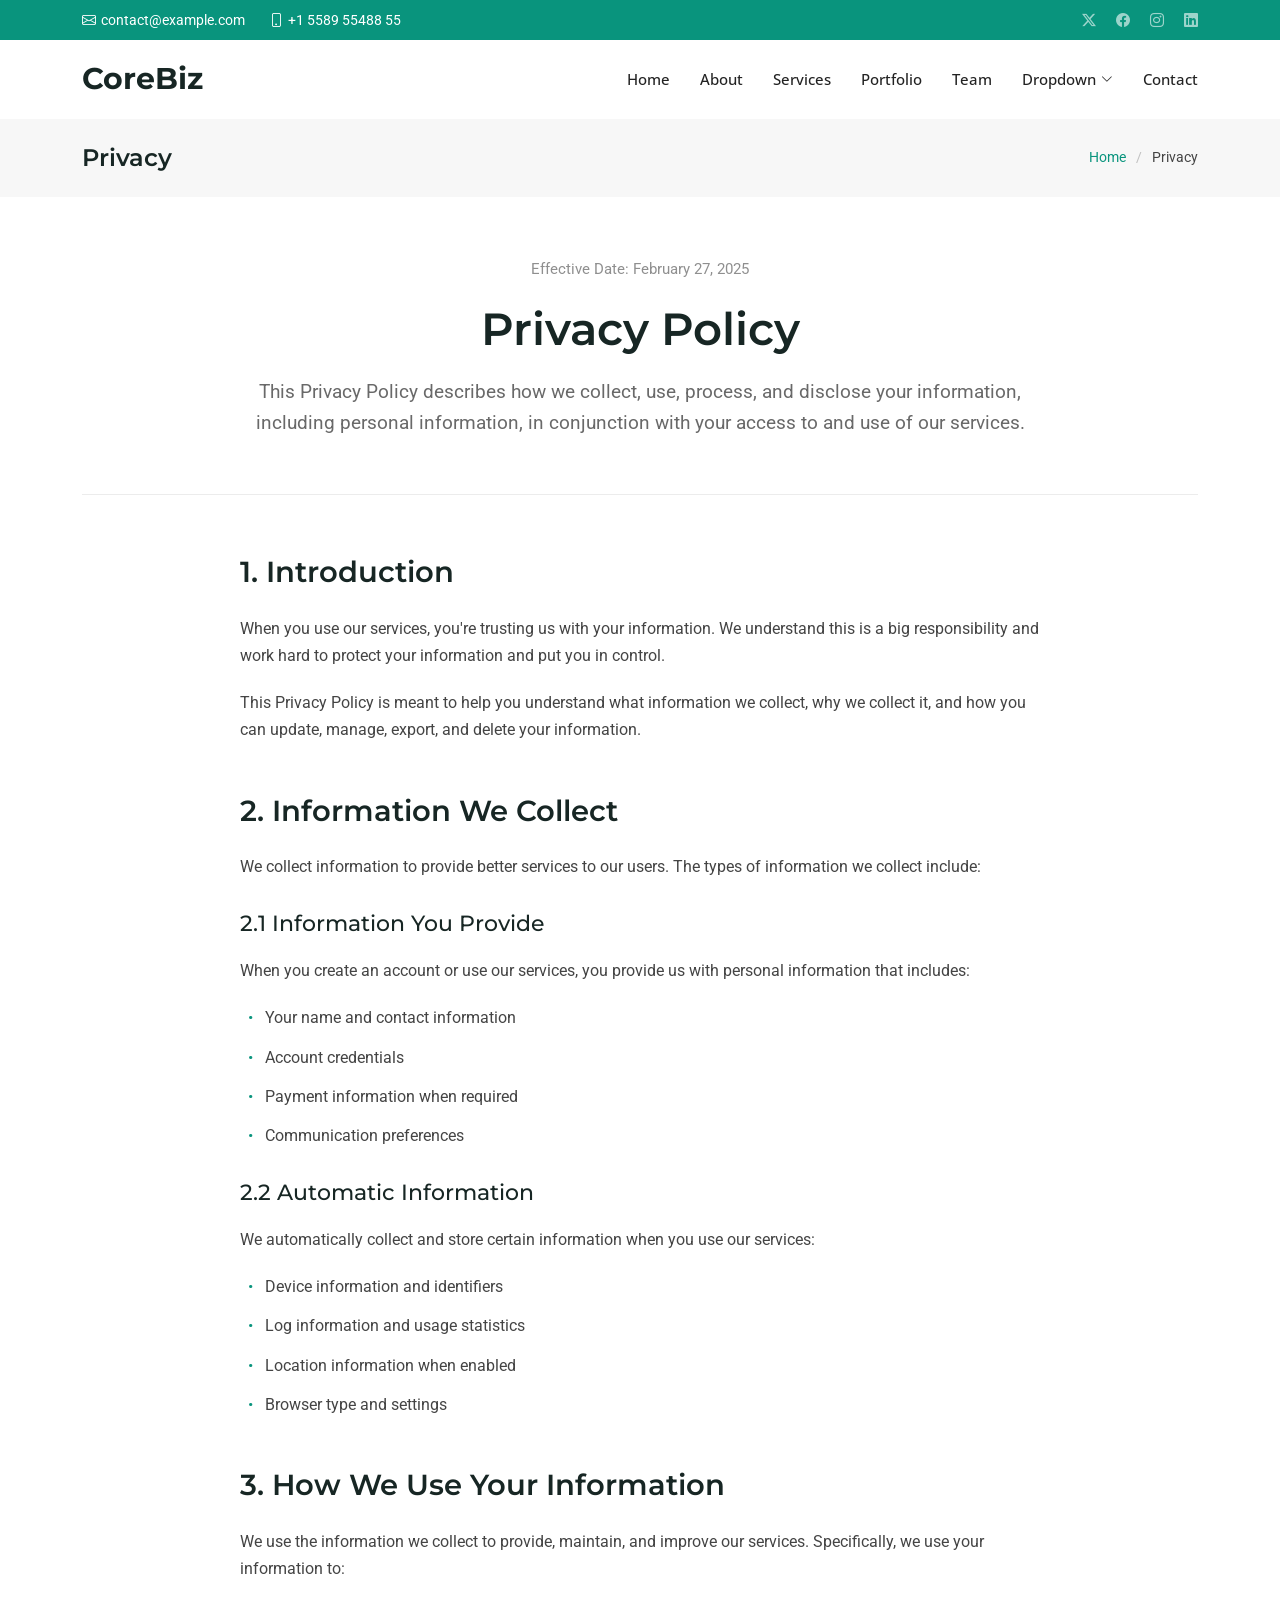
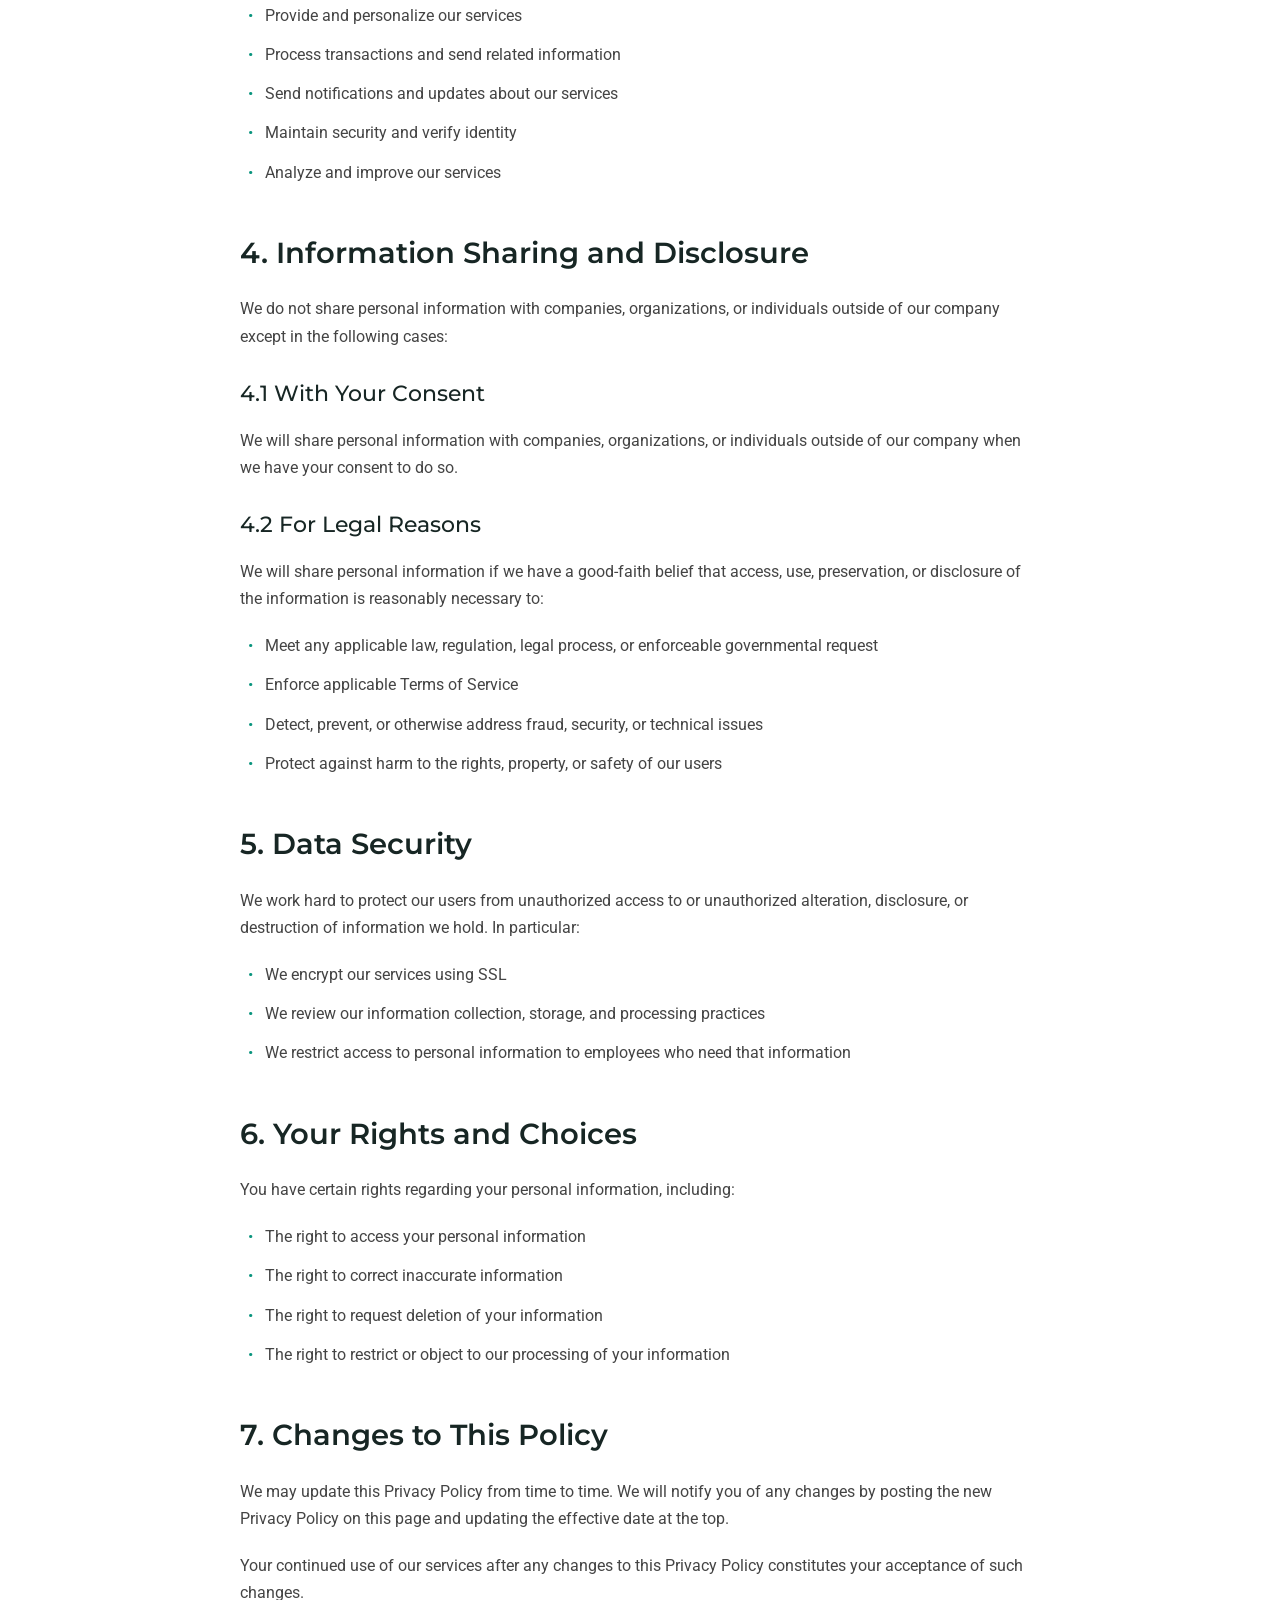
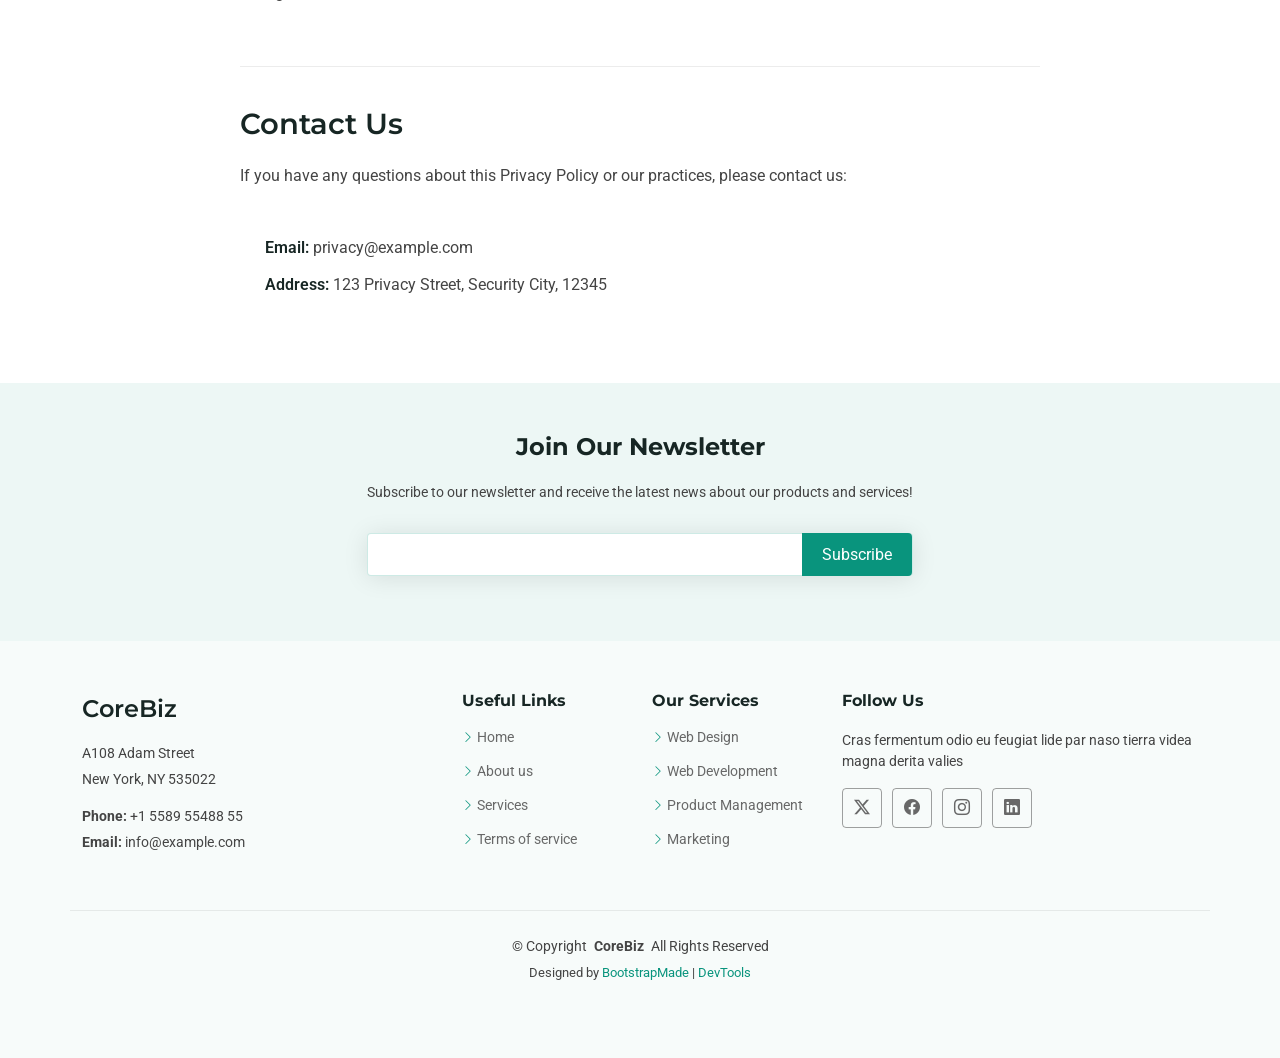
<file: privacy.html>
<!DOCTYPE html>
<html lang="en">

<head>
  <meta charset="utf-8">
  <meta content="width=device-width, initial-scale=1.0" name="viewport">
  <title>Privacy - CoreBiz Bootstrap Template</title>
  <meta name="description" content="">
  <meta name="keywords" content="">

  <!-- Favicons -->
  <link href="assets/img/favicon.png" rel="icon">
  <link href="assets/img/apple-touch-icon.png" rel="apple-touch-icon">

  <!-- Fonts -->
  <link href="https://fonts.googleapis.com" rel="preconnect">
  <link href="https://fonts.gstatic.com" rel="preconnect" crossorigin>
  <link href="https://fonts.googleapis.com/css2?family=Roboto:ital,wght@0,100;0,300;0,400;0,500;0,700;0,900;1,100;1,300;1,400;1,500;1,700;1,900&family=Open+Sans:ital,wght@0,300;0,400;0,500;0,600;0,700;0,800;1,300;1,400;1,500;1,600;1,700;1,800&family=Montserrat:ital,wght@0,100;0,200;0,300;0,400;0,500;0,600;0,700;0,800;0,900;1,100;1,200;1,300;1,400;1,500;1,600;1,700;1,800;1,900&display=swap" rel="stylesheet">

  <!-- Vendor CSS Files -->
  <link href="assets/vendor/bootstrap/css/bootstrap.min.css" rel="stylesheet">
  <link href="assets/vendor/bootstrap-icons/bootstrap-icons.css" rel="stylesheet">
  <link href="assets/vendor/aos/aos.css" rel="stylesheet">
  <link href="assets/vendor/glightbox/css/glightbox.min.css" rel="stylesheet">
  <link href="assets/vendor/swiper/swiper-bundle.min.css" rel="stylesheet">

  <!-- Main CSS File -->
  <link href="assets/css/main.css" rel="stylesheet">

  <!-- =======================================================
  * Template Name: CoreBiz
  * Template URL: https://bootstrapmade.com/corebiz-bootstrap-business-template/
  * Updated: Aug 30 2025 with Bootstrap v5.3.8
  * Author: BootstrapMade.com
  * License: https://bootstrapmade.com/license/
  ======================================================== -->
</head>

<body class="privacy-page">

  <header id="header" class="header sticky-top">

    <div class="topbar d-flex align-items-center dark-background">
      <div class="container d-flex justify-content-center justify-content-md-between">
        <div class="contact-info d-flex align-items-center">
          <i class="bi bi-envelope d-flex align-items-center"><a href="mailto:contact@example.com">contact@example.com</a></i>
          <i class="bi bi-phone d-flex align-items-center ms-4"><span>+1 5589 55488 55</span></i>
        </div>
        <div class="social-links d-none d-md-flex align-items-center">
          <a href="#" class="twitter"><i class="bi bi-twitter-x"></i></a>
          <a href="#" class="facebook"><i class="bi bi-facebook"></i></a>
          <a href="#" class="instagram"><i class="bi bi-instagram"></i></a>
          <a href="#" class="linkedin"><i class="bi bi-linkedin"></i></a>
        </div>
      </div>
    </div><!-- End Top Bar -->

    <div class="branding d-flex align-items-cente">

      <div class="container position-relative d-flex align-items-center justify-content-between">
        <a href="index.html" class="logo d-flex align-items-center">
          <!-- Uncomment the line below if you also wish to use an image logo -->
          <!-- <img src="assets/img/logo.webp" alt=""> -->
          <h1 class="sitename">CoreBiz</h1>
        </a>

        <nav id="navmenu" class="navmenu">
          <ul>
            <li><a href="#hero">Home</a></li>
            <li><a href="#about">About</a></li>
            <li><a href="#services">Services</a></li>
            <li><a href="#portfolio">Portfolio</a></li>
            <li><a href="#team">Team</a></li>
            <li class="dropdown"><a href="#"><span>Dropdown</span> <i class="bi bi-chevron-down toggle-dropdown"></i></a>
              <ul>
                <li><a href="#">Dropdown 1</a></li>
                <li class="dropdown"><a href="#"><span>Deep Dropdown</span> <i class="bi bi-chevron-down toggle-dropdown"></i></a>
                  <ul>
                    <li><a href="#">Deep Dropdown 1</a></li>
                    <li><a href="#">Deep Dropdown 2</a></li>
                    <li><a href="#">Deep Dropdown 3</a></li>
                    <li><a href="#">Deep Dropdown 4</a></li>
                    <li><a href="#">Deep Dropdown 5</a></li>
                  </ul>
                </li>
                <li><a href="#">Dropdown 2</a></li>
                <li><a href="#">Dropdown 3</a></li>
                <li><a href="#">Dropdown 4</a></li>
              </ul>
            </li>
            <li><a href="#contact">Contact</a></li>
          </ul>
          <i class="mobile-nav-toggle d-xl-none bi bi-list"></i>
        </nav>

      </div>

    </div>

  </header>

  <main class="main">

    <!-- Page Title -->
    <div class="page-title" data-aos="fade">
      <div class="container d-lg-flex justify-content-between align-items-center">
        <h1 class="mb-2 mb-lg-0">Privacy</h1>
        <nav class="breadcrumbs">
          <ol>
            <li><a href="index.html">Home</a></li>
            <li class="current">Privacy</li>
          </ol>
        </nav>
      </div>
    </div><!-- End Page Title -->

    <!-- Privacy 2 Section -->
    <section id="privacy-2" class="privacy-2 section">

      <div class="container" data-aos="fade-up">
        <!-- Header -->
        <div class="privacy-header" data-aos="fade-up">
          <div class="header-content">
            <div class="last-updated">Effective Date: February 27, 2025</div>
            <h1>Privacy Policy</h1>
            <p class="intro-text">This Privacy Policy describes how we collect, use, process, and disclose your information, including personal information, in conjunction with your access to and use of our services.</p>
          </div>
        </div>

        <!-- Main Content -->
        <div class="privacy-content" data-aos="fade-up">
          <!-- Introduction -->
          <div class="content-section">
            <h2>1. Introduction</h2>
            <p>When you use our services, you're trusting us with your information. We understand this is a big responsibility and work hard to protect your information and put you in control.</p>
            <p>This Privacy Policy is meant to help you understand what information we collect, why we collect it, and how you can update, manage, export, and delete your information.</p>
          </div>

          <!-- Information Collection -->
          <div class="content-section">
            <h2>2. Information We Collect</h2>
            <p>We collect information to provide better services to our users. The types of information we collect include:</p>

            <h3>2.1 Information You Provide</h3>
            <p>When you create an account or use our services, you provide us with personal information that includes:</p>
            <ul>
              <li>Your name and contact information</li>
              <li>Account credentials</li>
              <li>Payment information when required</li>
              <li>Communication preferences</li>
            </ul>

            <h3>2.2 Automatic Information</h3>
            <p>We automatically collect and store certain information when you use our services:</p>
            <ul>
              <li>Device information and identifiers</li>
              <li>Log information and usage statistics</li>
              <li>Location information when enabled</li>
              <li>Browser type and settings</li>
            </ul>
          </div>

          <!-- Use of Information -->
          <div class="content-section">
            <h2>3. How We Use Your Information</h2>
            <p>We use the information we collect to provide, maintain, and improve our services. Specifically, we use your information to:</p>
            <ul>
              <li>Provide and personalize our services</li>
              <li>Process transactions and send related information</li>
              <li>Send notifications and updates about our services</li>
              <li>Maintain security and verify identity</li>
              <li>Analyze and improve our services</li>
            </ul>
          </div>

          <!-- Information Sharing -->
          <div class="content-section">
            <h2>4. Information Sharing and Disclosure</h2>
            <p>We do not share personal information with companies, organizations, or individuals outside of our company except in the following cases:</p>

            <h3>4.1 With Your Consent</h3>
            <p>We will share personal information with companies, organizations, or individuals outside of our company when we have your consent to do so.</p>

            <h3>4.2 For Legal Reasons</h3>
            <p>We will share personal information if we have a good-faith belief that access, use, preservation, or disclosure of the information is reasonably necessary to:</p>
            <ul>
              <li>Meet any applicable law, regulation, legal process, or enforceable governmental request</li>
              <li>Enforce applicable Terms of Service</li>
              <li>Detect, prevent, or otherwise address fraud, security, or technical issues</li>
              <li>Protect against harm to the rights, property, or safety of our users</li>
            </ul>
          </div>

          <!-- Data Security -->
          <div class="content-section">
            <h2>5. Data Security</h2>
            <p>We work hard to protect our users from unauthorized access to or unauthorized alteration, disclosure, or destruction of information we hold. In particular:</p>
            <ul>
              <li>We encrypt our services using SSL</li>
              <li>We review our information collection, storage, and processing practices</li>
              <li>We restrict access to personal information to employees who need that information</li>
            </ul>
          </div>

          <!-- Your Rights -->
          <div class="content-section">
            <h2>6. Your Rights and Choices</h2>
            <p>You have certain rights regarding your personal information, including:</p>
            <ul>
              <li>The right to access your personal information</li>
              <li>The right to correct inaccurate information</li>
              <li>The right to request deletion of your information</li>
              <li>The right to restrict or object to our processing of your information</li>
            </ul>
          </div>

          <!-- Policy Updates -->
          <div class="content-section">
            <h2>7. Changes to This Policy</h2>
            <p>We may update this Privacy Policy from time to time. We will notify you of any changes by posting the new Privacy Policy on this page and updating the effective date at the top.</p>
            <p>Your continued use of our services after any changes to this Privacy Policy constitutes your acceptance of such changes.</p>
          </div>
        </div>

        <!-- Contact Section -->
        <div class="privacy-contact" data-aos="fade-up">
          <h2>Contact Us</h2>
          <p>If you have any questions about this Privacy Policy or our practices, please contact us:</p>
          <div class="contact-details">
            <p><strong>Email:</strong> privacy@example.com</p>
            <p><strong>Address:</strong> 123 Privacy Street, Security City, 12345</p>
          </div>
        </div>

      </div>

    </section><!-- /Privacy 2 Section -->

  </main>

  <footer id="footer" class="footer light-background">

    <div class="footer-newsletter">
      <div class="container">
        <div class="row justify-content-center text-center">
          <div class="col-lg-6">
            <h4>Join Our Newsletter</h4>
            <p>Subscribe to our newsletter and receive the latest news about our products and services!</p>
            <form action="forms/newsletter.php" method="post" class="php-email-form">
              <div class="newsletter-form"><input type="email" name="email"><input type="submit" value="Subscribe"></div>
              <div class="loading">Loading</div>
              <div class="error-message"></div>
              <div class="sent-message">Your subscription request has been sent. Thank you!</div>
            </form>
          </div>
        </div>
      </div>
    </div>

    <div class="container footer-top">
      <div class="row gy-4">
        <div class="col-lg-4 col-md-6 footer-about">
          <a href="index.html" class="d-flex align-items-center">
            <span class="sitename">CoreBiz</span>
          </a>
          <div class="footer-contact pt-3">
            <p>A108 Adam Street</p>
            <p>New York, NY 535022</p>
            <p class="mt-3"><strong>Phone:</strong> <span>+1 5589 55488 55</span></p>
            <p><strong>Email:</strong> <span>info@example.com</span></p>
          </div>
        </div>

        <div class="col-lg-2 col-md-3 footer-links">
          <h4>Useful Links</h4>
          <ul>
            <li><i class="bi bi-chevron-right"></i> <a href="#">Home</a></li>
            <li><i class="bi bi-chevron-right"></i> <a href="#">About us</a></li>
            <li><i class="bi bi-chevron-right"></i> <a href="#">Services</a></li>
            <li><i class="bi bi-chevron-right"></i> <a href="#">Terms of service</a></li>
          </ul>
        </div>

        <div class="col-lg-2 col-md-3 footer-links">
          <h4>Our Services</h4>
          <ul>
            <li><i class="bi bi-chevron-right"></i> <a href="#">Web Design</a></li>
            <li><i class="bi bi-chevron-right"></i> <a href="#">Web Development</a></li>
            <li><i class="bi bi-chevron-right"></i> <a href="#">Product Management</a></li>
            <li><i class="bi bi-chevron-right"></i> <a href="#">Marketing</a></li>
          </ul>
        </div>

        <div class="col-lg-4 col-md-12">
          <h4>Follow Us</h4>
          <p>Cras fermentum odio eu feugiat lide par naso tierra videa magna derita valies</p>
          <div class="social-links d-flex">
            <a href=""><i class="bi bi-twitter-x"></i></a>
            <a href=""><i class="bi bi-facebook"></i></a>
            <a href=""><i class="bi bi-instagram"></i></a>
            <a href=""><i class="bi bi-linkedin"></i></a>
          </div>
        </div>

      </div>
    </div>

    <div class="container copyright text-center mt-4">
      <p>© <span>Copyright</span> <strong class="px-1 sitename">CoreBiz</strong> <span>All Rights Reserved</span></p>
      <div class="credits">
        <!-- All the links in the footer should remain intact. -->
        <!-- You can delete the links only if you've purchased the pro version. -->
        <!-- Licensing information: https://bootstrapmade.com/license/ -->
        <!-- Purchase the pro version with working PHP/AJAX contact form: [buy-url] -->
        Designed by <a href="https://bootstrapmade.com/">BootstrapMade</a> | <a href="https://bootstrapmade.com/tools/">DevTools</a>
      </div>
    </div>

  </footer>

  <!-- Scroll Top -->
  <a href="#" id="scroll-top" class="scroll-top d-flex align-items-center justify-content-center"><i class="bi bi-arrow-up-short"></i></a>

  <!-- Preloader -->
  <div id="preloader">
    <div></div>
    <div></div>
    <div></div>
    <div></div>
  </div>

  <!-- Vendor JS Files -->
  <script src="assets/vendor/bootstrap/js/bootstrap.bundle.min.js"></script>
  <script src="assets/vendor/php-email-form/validate.js"></script>
  <script src="assets/vendor/aos/aos.js"></script>
  <script src="assets/vendor/glightbox/js/glightbox.min.js"></script>
  <script src="assets/vendor/purecounter/purecounter_vanilla.js"></script>
  <script src="assets/vendor/waypoints/noframework.waypoints.js"></script>
  <script src="assets/vendor/swiper/swiper-bundle.min.js"></script>
  <script src="assets/vendor/imagesloaded/imagesloaded.pkgd.min.js"></script>
  <script src="assets/vendor/isotope-layout/isotope.pkgd.min.js"></script>

  <!-- Main JS File -->
  <script src="assets/js/main.js"></script>

</body>

</html>
</file>
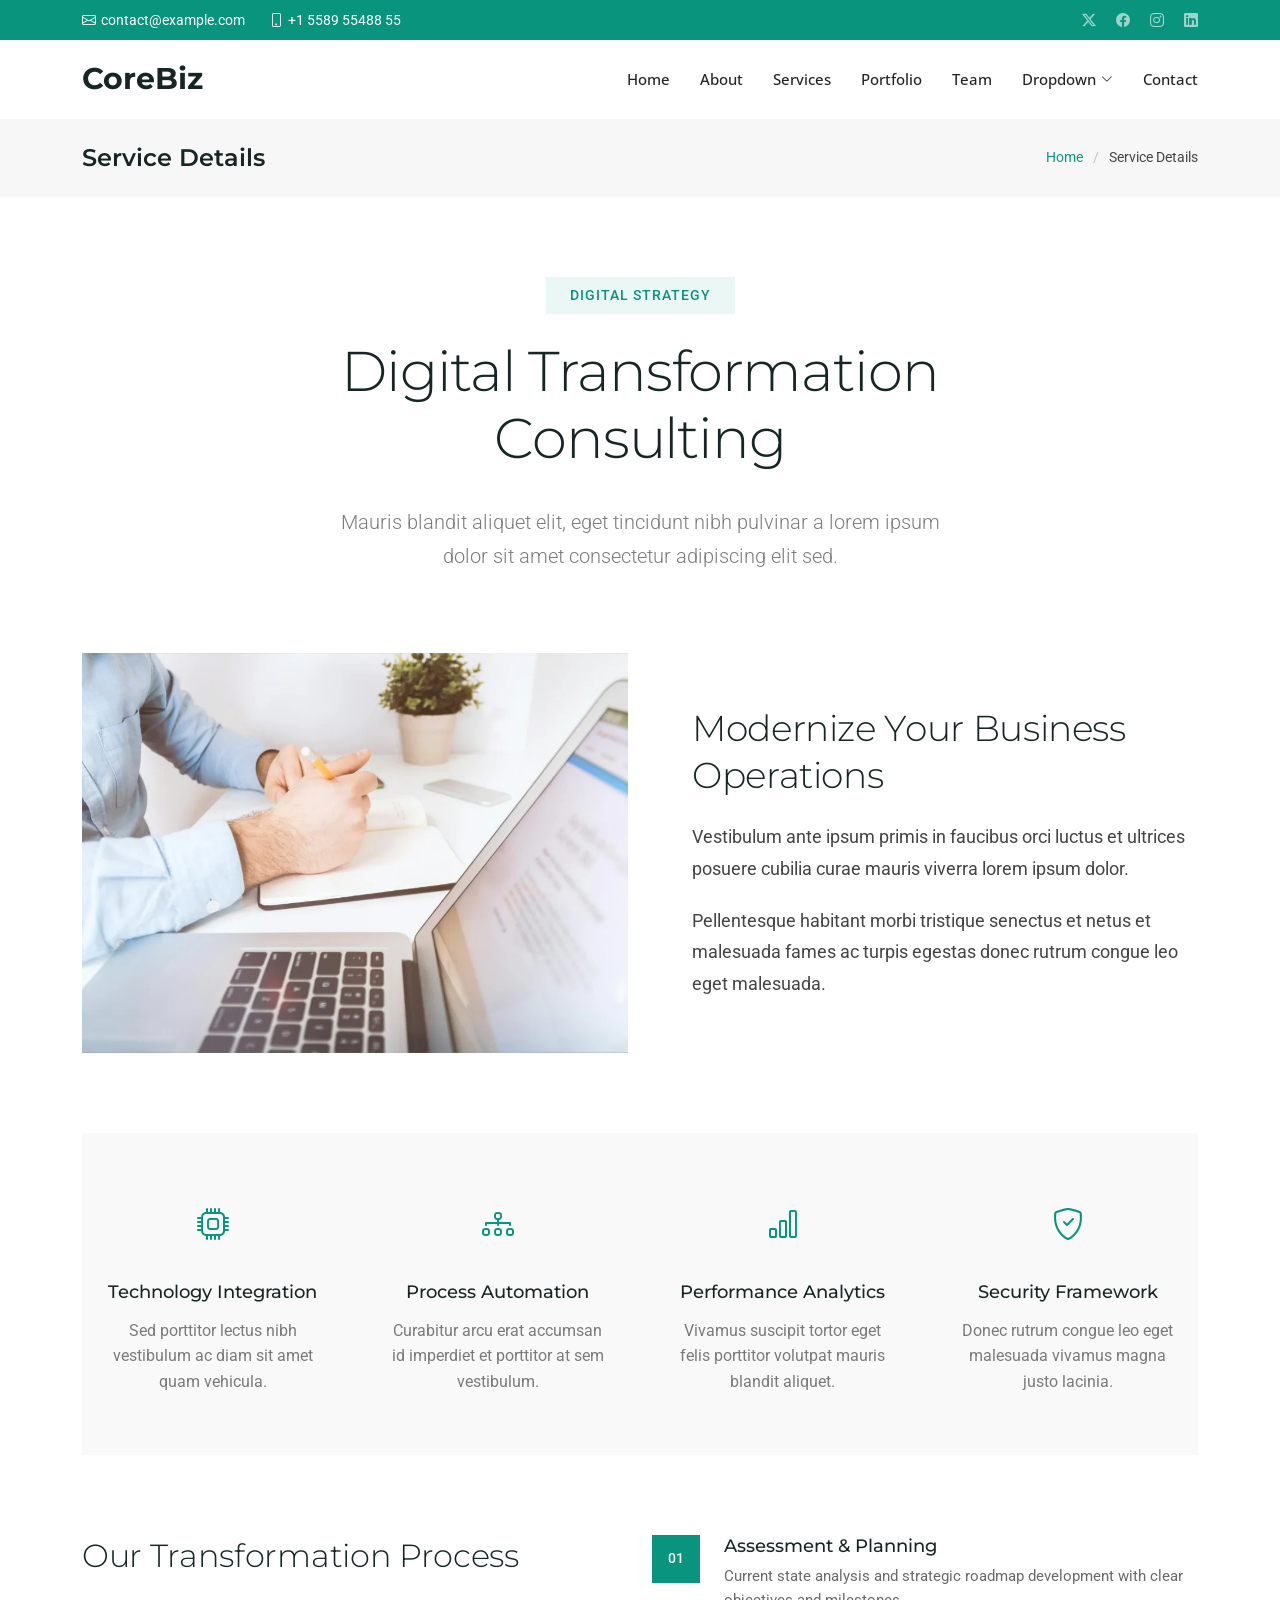
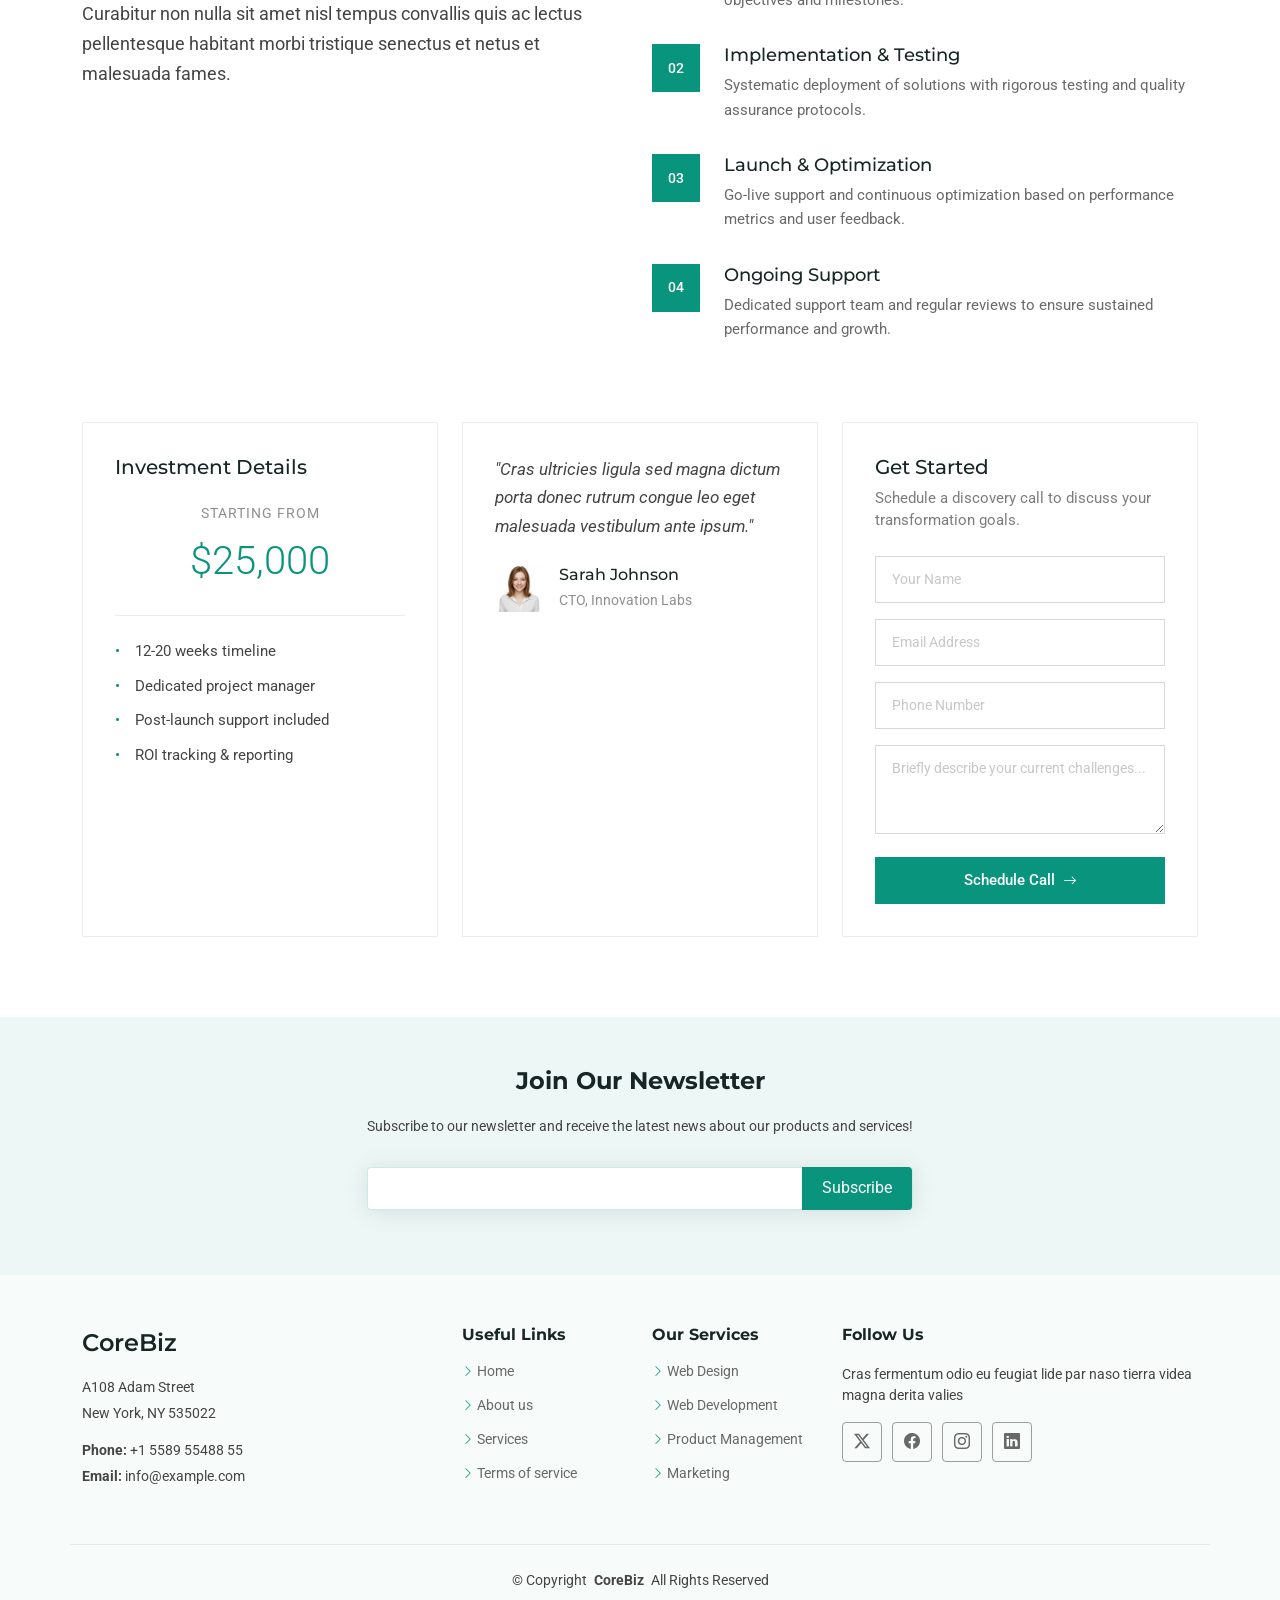
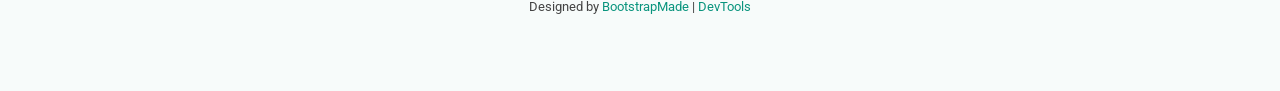
<file: service-details.html>
<!DOCTYPE html>
<html lang="en">

<head>
  <meta charset="utf-8">
  <meta content="width=device-width, initial-scale=1.0" name="viewport">
  <title>Service Details - CoreBiz Bootstrap Template</title>
  <meta name="description" content="">
  <meta name="keywords" content="">

  <!-- Favicons -->
  <link href="assets/img/favicon.png" rel="icon">
  <link href="assets/img/apple-touch-icon.png" rel="apple-touch-icon">

  <!-- Fonts -->
  <link href="https://fonts.googleapis.com" rel="preconnect">
  <link href="https://fonts.gstatic.com" rel="preconnect" crossorigin>
  <link href="https://fonts.googleapis.com/css2?family=Roboto:ital,wght@0,100;0,300;0,400;0,500;0,700;0,900;1,100;1,300;1,400;1,500;1,700;1,900&family=Open+Sans:ital,wght@0,300;0,400;0,500;0,600;0,700;0,800;1,300;1,400;1,500;1,600;1,700;1,800&family=Montserrat:ital,wght@0,100;0,200;0,300;0,400;0,500;0,600;0,700;0,800;0,900;1,100;1,200;1,300;1,400;1,500;1,600;1,700;1,800;1,900&display=swap" rel="stylesheet">

  <!-- Vendor CSS Files -->
  <link href="assets/vendor/bootstrap/css/bootstrap.min.css" rel="stylesheet">
  <link href="assets/vendor/bootstrap-icons/bootstrap-icons.css" rel="stylesheet">
  <link href="assets/vendor/aos/aos.css" rel="stylesheet">
  <link href="assets/vendor/glightbox/css/glightbox.min.css" rel="stylesheet">
  <link href="assets/vendor/swiper/swiper-bundle.min.css" rel="stylesheet">

  <!-- Main CSS File -->
  <link href="assets/css/main.css" rel="stylesheet">

  <!-- =======================================================
  * Template Name: CoreBiz
  * Template URL: https://bootstrapmade.com/corebiz-bootstrap-business-template/
  * Updated: Aug 30 2025 with Bootstrap v5.3.8
  * Author: BootstrapMade.com
  * License: https://bootstrapmade.com/license/
  ======================================================== -->
</head>

<body class="service-details-page">

  <header id="header" class="header sticky-top">

    <div class="topbar d-flex align-items-center dark-background">
      <div class="container d-flex justify-content-center justify-content-md-between">
        <div class="contact-info d-flex align-items-center">
          <i class="bi bi-envelope d-flex align-items-center"><a href="mailto:contact@example.com">contact@example.com</a></i>
          <i class="bi bi-phone d-flex align-items-center ms-4"><span>+1 5589 55488 55</span></i>
        </div>
        <div class="social-links d-none d-md-flex align-items-center">
          <a href="#" class="twitter"><i class="bi bi-twitter-x"></i></a>
          <a href="#" class="facebook"><i class="bi bi-facebook"></i></a>
          <a href="#" class="instagram"><i class="bi bi-instagram"></i></a>
          <a href="#" class="linkedin"><i class="bi bi-linkedin"></i></a>
        </div>
      </div>
    </div><!-- End Top Bar -->

    <div class="branding d-flex align-items-cente">

      <div class="container position-relative d-flex align-items-center justify-content-between">
        <a href="index.html" class="logo d-flex align-items-center">
          <!-- Uncomment the line below if you also wish to use an image logo -->
          <!-- <img src="assets/img/logo.webp" alt=""> -->
          <h1 class="sitename">CoreBiz</h1>
        </a>

        <nav id="navmenu" class="navmenu">
          <ul>
            <li><a href="#hero">Home</a></li>
            <li><a href="#about">About</a></li>
            <li><a href="#services">Services</a></li>
            <li><a href="#portfolio">Portfolio</a></li>
            <li><a href="#team">Team</a></li>
            <li class="dropdown"><a href="#"><span>Dropdown</span> <i class="bi bi-chevron-down toggle-dropdown"></i></a>
              <ul>
                <li><a href="#">Dropdown 1</a></li>
                <li class="dropdown"><a href="#"><span>Deep Dropdown</span> <i class="bi bi-chevron-down toggle-dropdown"></i></a>
                  <ul>
                    <li><a href="#">Deep Dropdown 1</a></li>
                    <li><a href="#">Deep Dropdown 2</a></li>
                    <li><a href="#">Deep Dropdown 3</a></li>
                    <li><a href="#">Deep Dropdown 4</a></li>
                    <li><a href="#">Deep Dropdown 5</a></li>
                  </ul>
                </li>
                <li><a href="#">Dropdown 2</a></li>
                <li><a href="#">Dropdown 3</a></li>
                <li><a href="#">Dropdown 4</a></li>
              </ul>
            </li>
            <li><a href="#contact">Contact</a></li>
          </ul>
          <i class="mobile-nav-toggle d-xl-none bi bi-list"></i>
        </nav>

      </div>

    </div>

  </header>

  <main class="main">

    <!-- Page Title -->
    <div class="page-title" data-aos="fade">
      <div class="container d-lg-flex justify-content-between align-items-center">
        <h1 class="mb-2 mb-lg-0">Service Details</h1>
        <nav class="breadcrumbs">
          <ol>
            <li><a href="index.html">Home</a></li>
            <li class="current">Service Details</li>
          </ol>
        </nav>
      </div>
    </div><!-- End Page Title -->

    <!-- Service Details Section -->
    <section id="service-details" class="service-details section">

      <div class="container" data-aos="fade-up" data-aos-delay="100">

        <div class="row">

          <!-- Service Introduction -->
          <div class="col-lg-8 mx-auto">

            <div class="service-intro" data-aos="fade-up" data-aos-delay="100">
              <div class="service-badge">
                <span>Digital Strategy</span>
              </div>
              <h1>Digital Transformation Consulting</h1>
              <p class="lead">Mauris blandit aliquet elit, eget tincidunt nibh pulvinar a lorem ipsum dolor sit amet consectetur adipiscing elit sed.</p>
            </div>

          </div>

        </div>

        <!-- Service Details Grid -->
        <div class="service-content">

          <!-- Main Visual Section -->
          <div class="visual-section" data-aos="fade-up" data-aos-delay="200">
            <div class="row align-items-center">
              <div class="col-lg-6">
                <div class="service-image">
                  <img src="assets/img/services/services-1.webp" alt="Digital Transformation" class="img-fluid">
                </div>
              </div>
              <div class="col-lg-6">
                <div class="service-text">
                  <h2>Modernize Your Business Operations</h2>
                  <p>Vestibulum ante ipsum primis in faucibus orci luctus et ultrices posuere cubilia curae mauris viverra lorem ipsum dolor.</p>
                  <p>Pellentesque habitant morbi tristique senectus et netus et malesuada fames ac turpis egestas donec rutrum congue leo eget malesuada.</p>
                </div>
              </div>
            </div>
          </div>

          <!-- Service Features -->
          <div class="features-section" data-aos="fade-up" data-aos-delay="300">
            <div class="row">
              <div class="col-lg-3 col-md-6">
                <div class="feature-item">
                  <div class="feature-icon">
                    <i class="bi bi-cpu"></i>
                  </div>
                  <h4>Technology Integration</h4>
                  <p>Sed porttitor lectus nibh vestibulum ac diam sit amet quam vehicula.</p>
                </div>
              </div>

              <div class="col-lg-3 col-md-6">
                <div class="feature-item">
                  <div class="feature-icon">
                    <i class="bi bi-diagram-3"></i>
                  </div>
                  <h4>Process Automation</h4>
                  <p>Curabitur arcu erat accumsan id imperdiet et porttitor at sem vestibulum.</p>
                </div>
              </div>

              <div class="col-lg-3 col-md-6">
                <div class="feature-item">
                  <div class="feature-icon">
                    <i class="bi bi-bar-chart"></i>
                  </div>
                  <h4>Performance Analytics</h4>
                  <p>Vivamus suscipit tortor eget felis porttitor volutpat mauris blandit aliquet.</p>
                </div>
              </div>

              <div class="col-lg-3 col-md-6">
                <div class="feature-item">
                  <div class="feature-icon">
                    <i class="bi bi-shield-check"></i>
                  </div>
                  <h4>Security Framework</h4>
                  <p>Donec rutrum congue leo eget malesuada vivamus magna justo lacinia.</p>
                </div>
              </div>
            </div>
          </div>

          <!-- Service Process -->
          <div class="process-section" data-aos="fade-up" data-aos-delay="400">
            <div class="row">
              <div class="col-lg-6">
                <div class="process-info">
                  <h3>Our Transformation Process</h3>
                  <p>Curabitur non nulla sit amet nisl tempus convallis quis ac lectus pellentesque habitant morbi tristique senectus et netus et malesuada fames.</p>
                </div>
              </div>
              <div class="col-lg-6">
                <div class="process-steps">
                  <div class="step">
                    <div class="step-number">01</div>
                    <div class="step-content">
                      <h5>Assessment &amp; Planning</h5>
                      <p>Current state analysis and strategic roadmap development with clear objectives and milestones.</p>
                    </div>
                  </div>

                  <div class="step">
                    <div class="step-number">02</div>
                    <div class="step-content">
                      <h5>Implementation &amp; Testing</h5>
                      <p>Systematic deployment of solutions with rigorous testing and quality assurance protocols.</p>
                    </div>
                  </div>

                  <div class="step">
                    <div class="step-number">03</div>
                    <div class="step-content">
                      <h5>Launch &amp; Optimization</h5>
                      <p>Go-live support and continuous optimization based on performance metrics and user feedback.</p>
                    </div>
                  </div>

                  <div class="step">
                    <div class="step-number">04</div>
                    <div class="step-content">
                      <h5>Ongoing Support</h5>
                      <p>Dedicated support team and regular reviews to ensure sustained performance and growth.</p>
                    </div>
                  </div>
                </div>
              </div>
            </div>
          </div>

        </div>

        <!-- Service Information Cards -->
        <div class="info-grid" data-aos="fade-up" data-aos-delay="500">
          <div class="row">

            <!-- Pricing Information -->
            <div class="col-lg-4">
              <div class="info-card">
                <div class="info-header">
                  <h4>Investment Details</h4>
                </div>
                <div class="info-content">
                  <div class="price-range">
                    <span class="price-label">Starting from</span>
                    <span class="price-value">$25,000</span>
                  </div>
                  <ul class="info-list">
                    <li>12-20 weeks timeline</li>
                    <li>Dedicated project manager</li>
                    <li>Post-launch support included</li>
                    <li>ROI tracking &amp; reporting</li>
                  </ul>
                </div>
              </div>
            </div>

            <!-- Client Testimonial -->
            <div class="col-lg-4">
              <div class="info-card">
                <div class="testimonial-content">
                  <p>"Cras ultricies ligula sed magna dictum porta donec rutrum congue leo eget malesuada vestibulum ante ipsum."</p>
                  <div class="testimonial-author">
                    <img src="assets/img/person/person-f-7.webp" alt="Sarah Johnson" class="author-image">
                    <div class="author-info">
                      <h6>Sarah Johnson</h6>
                      <span>CTO, Innovation Labs</span>
                    </div>
                  </div>
                </div>
              </div>
            </div>

            <!-- Contact Form -->
            <div class="col-lg-4">
              <div class="info-card">
                <div class="info-header">
                  <h4>Get Started</h4>
                  <p>Schedule a discovery call to discuss your transformation goals.</p>
                </div>

                <form action="forms/contact.php" method="post" class="php-email-form service-form">
                  <div class="form-field">
                    <input type="text" name="name" placeholder="Your Name" required="">
                  </div>

                  <div class="form-field">
                    <input type="email" name="email" placeholder="Email Address" required="">
                  </div>

                  <div class="form-field">
                    <input type="tel" name="phone" placeholder="Phone Number">
                  </div>

                  <input type="hidden" name="subject" value="Digital Transformation Consultation">

                  <div class="form-field">
                    <textarea name="message" rows="3" placeholder="Briefly describe your current challenges..." required=""></textarea>
                  </div>

                  <div class="loading">Loading</div>
                  <div class="error-message"></div>
                  <div class="sent-message">Your request has been sent. Thank you!</div>

                  <button type="submit" class="submit-btn">
                    <span>Schedule Call</span>
                    <i class="bi bi-arrow-right"></i>
                  </button>
                </form>
              </div>
            </div>

          </div>
        </div>

      </div>

    </section><!-- /Service Details Section -->

  </main>

  <footer id="footer" class="footer light-background">

    <div class="footer-newsletter">
      <div class="container">
        <div class="row justify-content-center text-center">
          <div class="col-lg-6">
            <h4>Join Our Newsletter</h4>
            <p>Subscribe to our newsletter and receive the latest news about our products and services!</p>
            <form action="forms/newsletter.php" method="post" class="php-email-form">
              <div class="newsletter-form"><input type="email" name="email"><input type="submit" value="Subscribe"></div>
              <div class="loading">Loading</div>
              <div class="error-message"></div>
              <div class="sent-message">Your subscription request has been sent. Thank you!</div>
            </form>
          </div>
        </div>
      </div>
    </div>

    <div class="container footer-top">
      <div class="row gy-4">
        <div class="col-lg-4 col-md-6 footer-about">
          <a href="index.html" class="d-flex align-items-center">
            <span class="sitename">CoreBiz</span>
          </a>
          <div class="footer-contact pt-3">
            <p>A108 Adam Street</p>
            <p>New York, NY 535022</p>
            <p class="mt-3"><strong>Phone:</strong> <span>+1 5589 55488 55</span></p>
            <p><strong>Email:</strong> <span>info@example.com</span></p>
          </div>
        </div>

        <div class="col-lg-2 col-md-3 footer-links">
          <h4>Useful Links</h4>
          <ul>
            <li><i class="bi bi-chevron-right"></i> <a href="#">Home</a></li>
            <li><i class="bi bi-chevron-right"></i> <a href="#">About us</a></li>
            <li><i class="bi bi-chevron-right"></i> <a href="#">Services</a></li>
            <li><i class="bi bi-chevron-right"></i> <a href="#">Terms of service</a></li>
          </ul>
        </div>

        <div class="col-lg-2 col-md-3 footer-links">
          <h4>Our Services</h4>
          <ul>
            <li><i class="bi bi-chevron-right"></i> <a href="#">Web Design</a></li>
            <li><i class="bi bi-chevron-right"></i> <a href="#">Web Development</a></li>
            <li><i class="bi bi-chevron-right"></i> <a href="#">Product Management</a></li>
            <li><i class="bi bi-chevron-right"></i> <a href="#">Marketing</a></li>
          </ul>
        </div>

        <div class="col-lg-4 col-md-12">
          <h4>Follow Us</h4>
          <p>Cras fermentum odio eu feugiat lide par naso tierra videa magna derita valies</p>
          <div class="social-links d-flex">
            <a href=""><i class="bi bi-twitter-x"></i></a>
            <a href=""><i class="bi bi-facebook"></i></a>
            <a href=""><i class="bi bi-instagram"></i></a>
            <a href=""><i class="bi bi-linkedin"></i></a>
          </div>
        </div>

      </div>
    </div>

    <div class="container copyright text-center mt-4">
      <p>© <span>Copyright</span> <strong class="px-1 sitename">CoreBiz</strong> <span>All Rights Reserved</span></p>
      <div class="credits">
        <!-- All the links in the footer should remain intact. -->
        <!-- You can delete the links only if you've purchased the pro version. -->
        <!-- Licensing information: https://bootstrapmade.com/license/ -->
        <!-- Purchase the pro version with working PHP/AJAX contact form: [buy-url] -->
        Designed by <a href="https://bootstrapmade.com/">BootstrapMade</a> | <a href="https://bootstrapmade.com/tools/">DevTools</a>
      </div>
    </div>

  </footer>

  <!-- Scroll Top -->
  <a href="#" id="scroll-top" class="scroll-top d-flex align-items-center justify-content-center"><i class="bi bi-arrow-up-short"></i></a>

  <!-- Preloader -->
  <div id="preloader">
    <div></div>
    <div></div>
    <div></div>
    <div></div>
  </div>

  <!-- Vendor JS Files -->
  <script src="assets/vendor/bootstrap/js/bootstrap.bundle.min.js"></script>
  <script src="assets/vendor/php-email-form/validate.js"></script>
  <script src="assets/vendor/aos/aos.js"></script>
  <script src="assets/vendor/glightbox/js/glightbox.min.js"></script>
  <script src="assets/vendor/purecounter/purecounter_vanilla.js"></script>
  <script src="assets/vendor/waypoints/noframework.waypoints.js"></script>
  <script src="assets/vendor/swiper/swiper-bundle.min.js"></script>
  <script src="assets/vendor/imagesloaded/imagesloaded.pkgd.min.js"></script>
  <script src="assets/vendor/isotope-layout/isotope.pkgd.min.js"></script>

  <!-- Main JS File -->
  <script src="assets/js/main.js"></script>

</body>

</html>
</file>
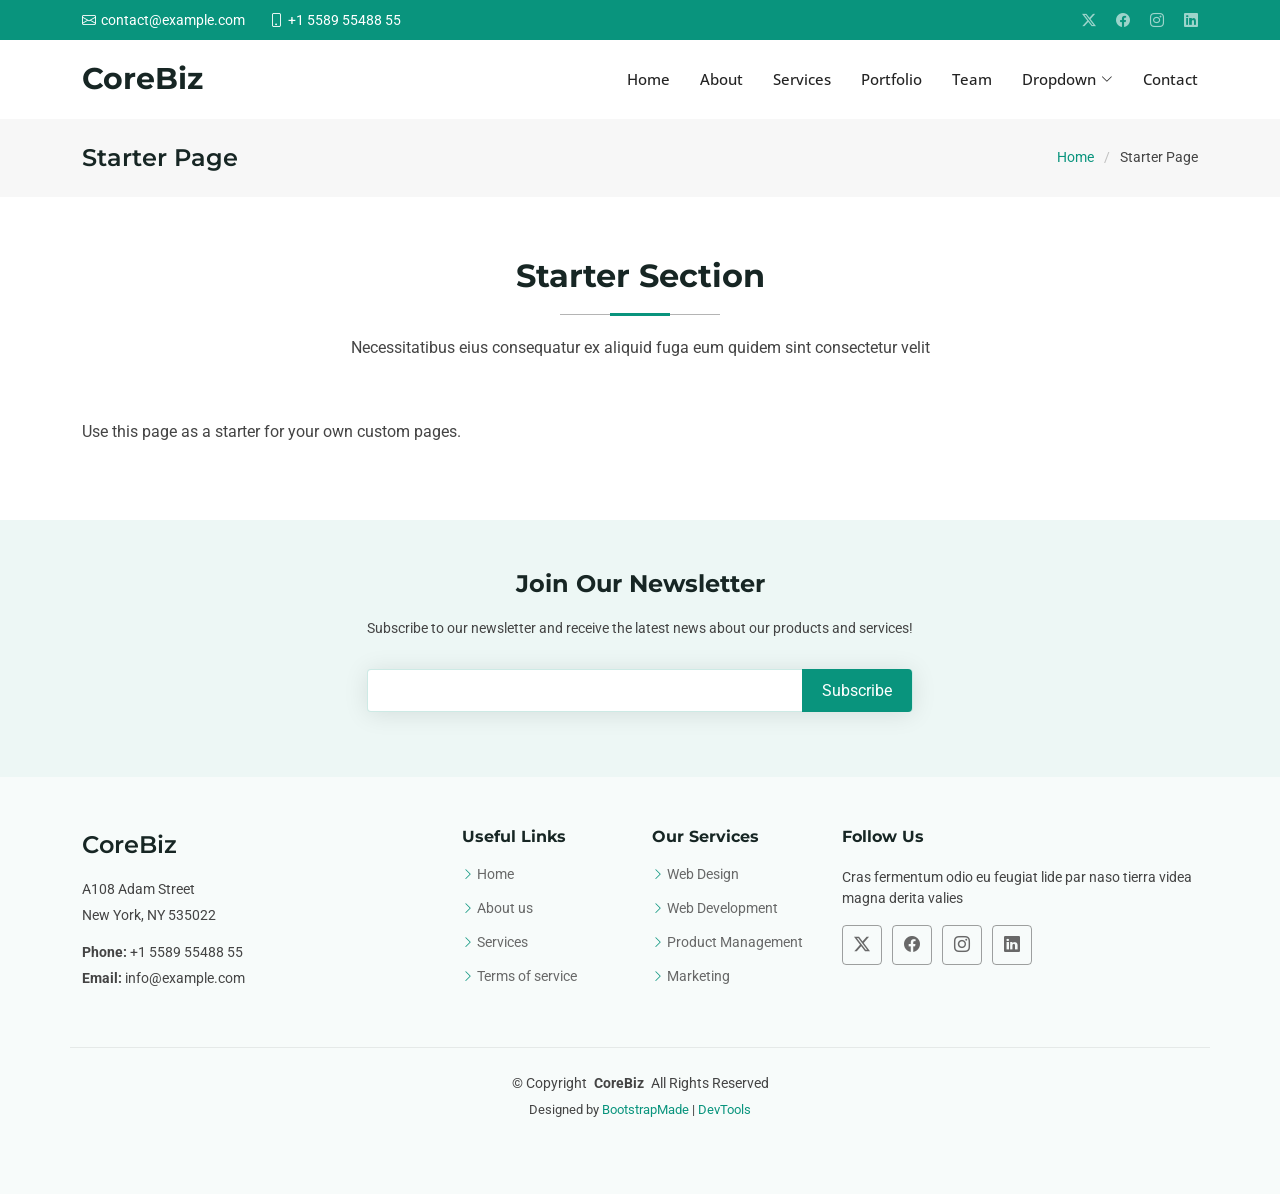
<file: starter-page.html>
<!DOCTYPE html>
<html lang="en">

<head>
  <meta charset="utf-8">
  <meta content="width=device-width, initial-scale=1.0" name="viewport">
  <title>Starter Page - CoreBiz Bootstrap Template</title>
  <meta name="description" content="">
  <meta name="keywords" content="">

  <!-- Favicons -->
  <link href="assets/img/favicon.png" rel="icon">
  <link href="assets/img/apple-touch-icon.png" rel="apple-touch-icon">

  <!-- Fonts -->
  <link href="https://fonts.googleapis.com" rel="preconnect">
  <link href="https://fonts.gstatic.com" rel="preconnect" crossorigin>
  <link href="https://fonts.googleapis.com/css2?family=Roboto:ital,wght@0,100;0,300;0,400;0,500;0,700;0,900;1,100;1,300;1,400;1,500;1,700;1,900&family=Open+Sans:ital,wght@0,300;0,400;0,500;0,600;0,700;0,800;1,300;1,400;1,500;1,600;1,700;1,800&family=Montserrat:ital,wght@0,100;0,200;0,300;0,400;0,500;0,600;0,700;0,800;0,900;1,100;1,200;1,300;1,400;1,500;1,600;1,700;1,800;1,900&display=swap" rel="stylesheet">

  <!-- Vendor CSS Files -->
  <link href="assets/vendor/bootstrap/css/bootstrap.min.css" rel="stylesheet">
  <link href="assets/vendor/bootstrap-icons/bootstrap-icons.css" rel="stylesheet">
  <link href="assets/vendor/aos/aos.css" rel="stylesheet">
  <link href="assets/vendor/glightbox/css/glightbox.min.css" rel="stylesheet">
  <link href="assets/vendor/swiper/swiper-bundle.min.css" rel="stylesheet">

  <!-- Main CSS File -->
  <link href="assets/css/main.css" rel="stylesheet">

  <!-- =======================================================
  * Template Name: CoreBiz
  * Template URL: https://bootstrapmade.com/corebiz-bootstrap-business-template/
  * Updated: Aug 30 2025 with Bootstrap v5.3.8
  * Author: BootstrapMade.com
  * License: https://bootstrapmade.com/license/
  ======================================================== -->
</head>

<body class="starter-page-page">

  <header id="header" class="header sticky-top">

    <div class="topbar d-flex align-items-center dark-background">
      <div class="container d-flex justify-content-center justify-content-md-between">
        <div class="contact-info d-flex align-items-center">
          <i class="bi bi-envelope d-flex align-items-center"><a href="mailto:contact@example.com">contact@example.com</a></i>
          <i class="bi bi-phone d-flex align-items-center ms-4"><span>+1 5589 55488 55</span></i>
        </div>
        <div class="social-links d-none d-md-flex align-items-center">
          <a href="#" class="twitter"><i class="bi bi-twitter-x"></i></a>
          <a href="#" class="facebook"><i class="bi bi-facebook"></i></a>
          <a href="#" class="instagram"><i class="bi bi-instagram"></i></a>
          <a href="#" class="linkedin"><i class="bi bi-linkedin"></i></a>
        </div>
      </div>
    </div><!-- End Top Bar -->

    <div class="branding d-flex align-items-cente">

      <div class="container position-relative d-flex align-items-center justify-content-between">
        <a href="index.html" class="logo d-flex align-items-center">
          <!-- Uncomment the line below if you also wish to use an image logo -->
          <!-- <img src="assets/img/logo.webp" alt=""> -->
          <h1 class="sitename">CoreBiz</h1>
        </a>

        <nav id="navmenu" class="navmenu">
          <ul>
            <li><a href="#hero">Home</a></li>
            <li><a href="#about">About</a></li>
            <li><a href="#services">Services</a></li>
            <li><a href="#portfolio">Portfolio</a></li>
            <li><a href="#team">Team</a></li>
            <li class="dropdown"><a href="#"><span>Dropdown</span> <i class="bi bi-chevron-down toggle-dropdown"></i></a>
              <ul>
                <li><a href="#">Dropdown 1</a></li>
                <li class="dropdown"><a href="#"><span>Deep Dropdown</span> <i class="bi bi-chevron-down toggle-dropdown"></i></a>
                  <ul>
                    <li><a href="#">Deep Dropdown 1</a></li>
                    <li><a href="#">Deep Dropdown 2</a></li>
                    <li><a href="#">Deep Dropdown 3</a></li>
                    <li><a href="#">Deep Dropdown 4</a></li>
                    <li><a href="#">Deep Dropdown 5</a></li>
                  </ul>
                </li>
                <li><a href="#">Dropdown 2</a></li>
                <li><a href="#">Dropdown 3</a></li>
                <li><a href="#">Dropdown 4</a></li>
              </ul>
            </li>
            <li><a href="#contact">Contact</a></li>
          </ul>
          <i class="mobile-nav-toggle d-xl-none bi bi-list"></i>
        </nav>

      </div>

    </div>

  </header>

  <main class="main">

    <!-- Page Title -->
    <div class="page-title" data-aos="fade">
      <div class="container d-lg-flex justify-content-between align-items-center">
        <h1 class="mb-2 mb-lg-0">Starter Page</h1>
        <nav class="breadcrumbs">
          <ol>
            <li><a href="index.html">Home</a></li>
            <li class="current">Starter Page</li>
          </ol>
        </nav>
      </div>
    </div><!-- End Page Title -->

    <!-- Starter Section Section -->
    <section id="starter-section" class="starter-section section">

      <!-- Section Title -->
      <div class="container section-title" data-aos="fade-up">
        <h2>Starter Section</h2>
        <p>Necessitatibus eius consequatur ex aliquid fuga eum quidem sint consectetur velit</p>
      </div><!-- End Section Title -->

      <div class="container" data-aos="fade-up">
        <p>Use this page as a starter for your own custom pages.</p>
      </div>

    </section><!-- /Starter Section Section -->

  </main>

  <footer id="footer" class="footer light-background">

    <div class="footer-newsletter">
      <div class="container">
        <div class="row justify-content-center text-center">
          <div class="col-lg-6">
            <h4>Join Our Newsletter</h4>
            <p>Subscribe to our newsletter and receive the latest news about our products and services!</p>
            <form action="forms/newsletter.php" method="post" class="php-email-form">
              <div class="newsletter-form"><input type="email" name="email"><input type="submit" value="Subscribe"></div>
              <div class="loading">Loading</div>
              <div class="error-message"></div>
              <div class="sent-message">Your subscription request has been sent. Thank you!</div>
            </form>
          </div>
        </div>
      </div>
    </div>

    <div class="container footer-top">
      <div class="row gy-4">
        <div class="col-lg-4 col-md-6 footer-about">
          <a href="index.html" class="d-flex align-items-center">
            <span class="sitename">CoreBiz</span>
          </a>
          <div class="footer-contact pt-3">
            <p>A108 Adam Street</p>
            <p>New York, NY 535022</p>
            <p class="mt-3"><strong>Phone:</strong> <span>+1 5589 55488 55</span></p>
            <p><strong>Email:</strong> <span>info@example.com</span></p>
          </div>
        </div>

        <div class="col-lg-2 col-md-3 footer-links">
          <h4>Useful Links</h4>
          <ul>
            <li><i class="bi bi-chevron-right"></i> <a href="#">Home</a></li>
            <li><i class="bi bi-chevron-right"></i> <a href="#">About us</a></li>
            <li><i class="bi bi-chevron-right"></i> <a href="#">Services</a></li>
            <li><i class="bi bi-chevron-right"></i> <a href="#">Terms of service</a></li>
          </ul>
        </div>

        <div class="col-lg-2 col-md-3 footer-links">
          <h4>Our Services</h4>
          <ul>
            <li><i class="bi bi-chevron-right"></i> <a href="#">Web Design</a></li>
            <li><i class="bi bi-chevron-right"></i> <a href="#">Web Development</a></li>
            <li><i class="bi bi-chevron-right"></i> <a href="#">Product Management</a></li>
            <li><i class="bi bi-chevron-right"></i> <a href="#">Marketing</a></li>
          </ul>
        </div>

        <div class="col-lg-4 col-md-12">
          <h4>Follow Us</h4>
          <p>Cras fermentum odio eu feugiat lide par naso tierra videa magna derita valies</p>
          <div class="social-links d-flex">
            <a href=""><i class="bi bi-twitter-x"></i></a>
            <a href=""><i class="bi bi-facebook"></i></a>
            <a href=""><i class="bi bi-instagram"></i></a>
            <a href=""><i class="bi bi-linkedin"></i></a>
          </div>
        </div>

      </div>
    </div>

    <div class="container copyright text-center mt-4">
      <p>© <span>Copyright</span> <strong class="px-1 sitename">CoreBiz</strong> <span>All Rights Reserved</span></p>
      <div class="credits">
        <!-- All the links in the footer should remain intact. -->
        <!-- You can delete the links only if you've purchased the pro version. -->
        <!-- Licensing information: https://bootstrapmade.com/license/ -->
        <!-- Purchase the pro version with working PHP/AJAX contact form: [buy-url] -->
        Designed by <a href="https://bootstrapmade.com/">BootstrapMade</a> | <a href="https://bootstrapmade.com/tools/">DevTools</a>
      </div>
    </div>

  </footer>

  <!-- Scroll Top -->
  <a href="#" id="scroll-top" class="scroll-top d-flex align-items-center justify-content-center"><i class="bi bi-arrow-up-short"></i></a>

  <!-- Preloader -->
  <div id="preloader">
    <div></div>
    <div></div>
    <div></div>
    <div></div>
  </div>

  <!-- Vendor JS Files -->
  <script src="assets/vendor/bootstrap/js/bootstrap.bundle.min.js"></script>
  <script src="assets/vendor/php-email-form/validate.js"></script>
  <script src="assets/vendor/aos/aos.js"></script>
  <script src="assets/vendor/glightbox/js/glightbox.min.js"></script>
  <script src="assets/vendor/purecounter/purecounter_vanilla.js"></script>
  <script src="assets/vendor/waypoints/noframework.waypoints.js"></script>
  <script src="assets/vendor/swiper/swiper-bundle.min.js"></script>
  <script src="assets/vendor/imagesloaded/imagesloaded.pkgd.min.js"></script>
  <script src="assets/vendor/isotope-layout/isotope.pkgd.min.js"></script>

  <!-- Main JS File -->
  <script src="assets/js/main.js"></script>

</body>

</html>
</file>
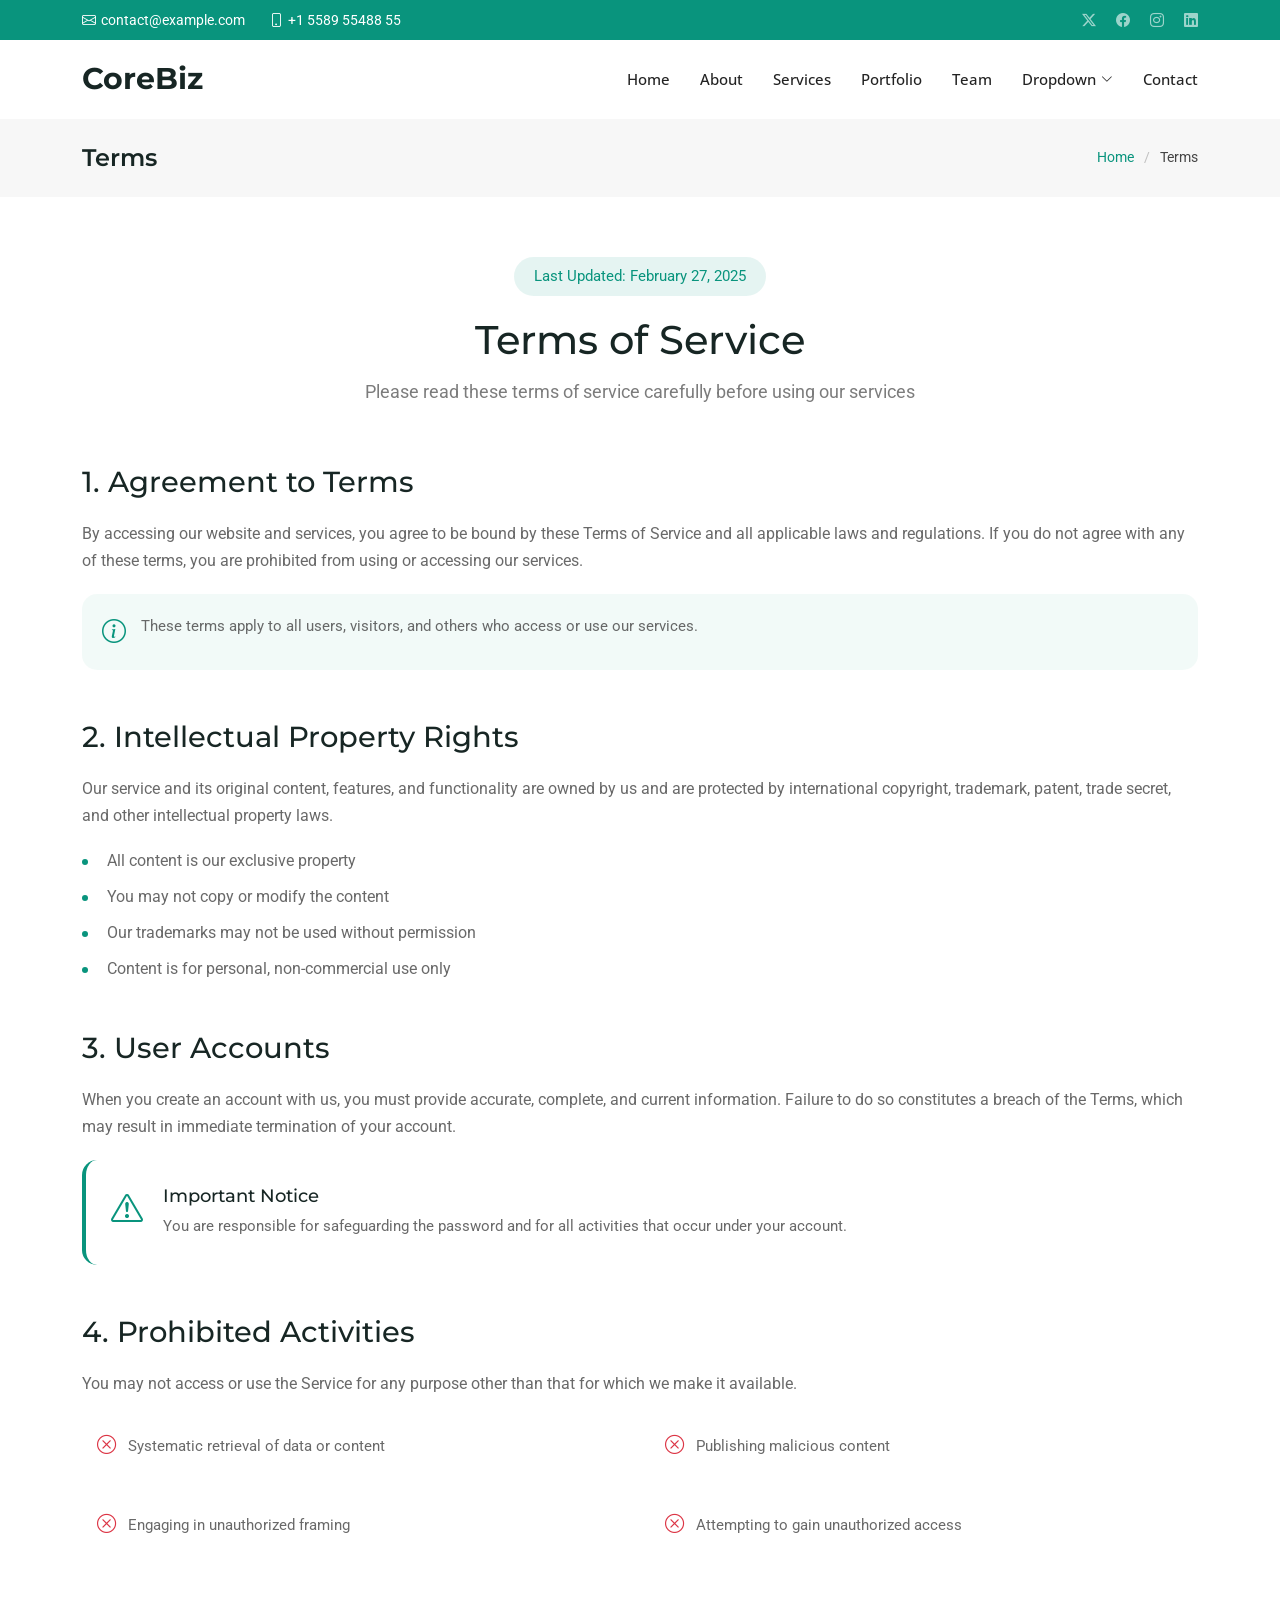
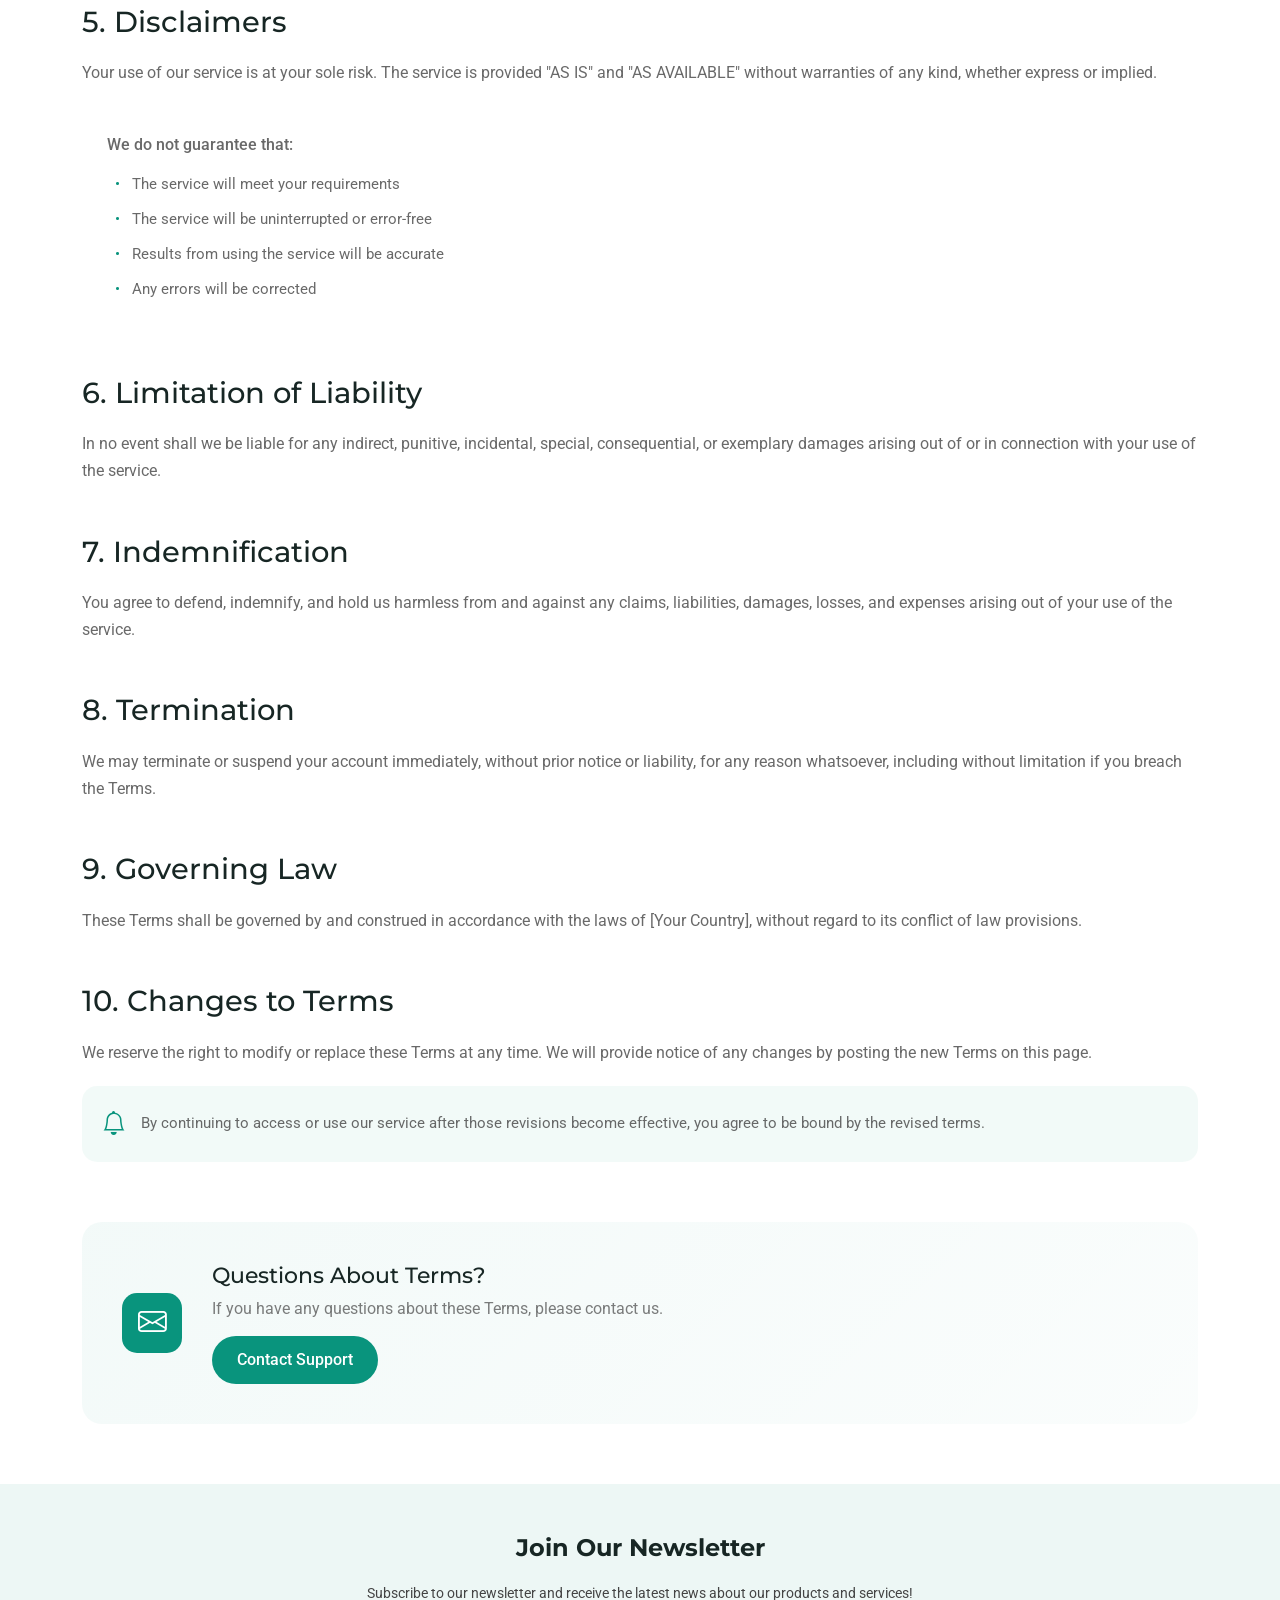
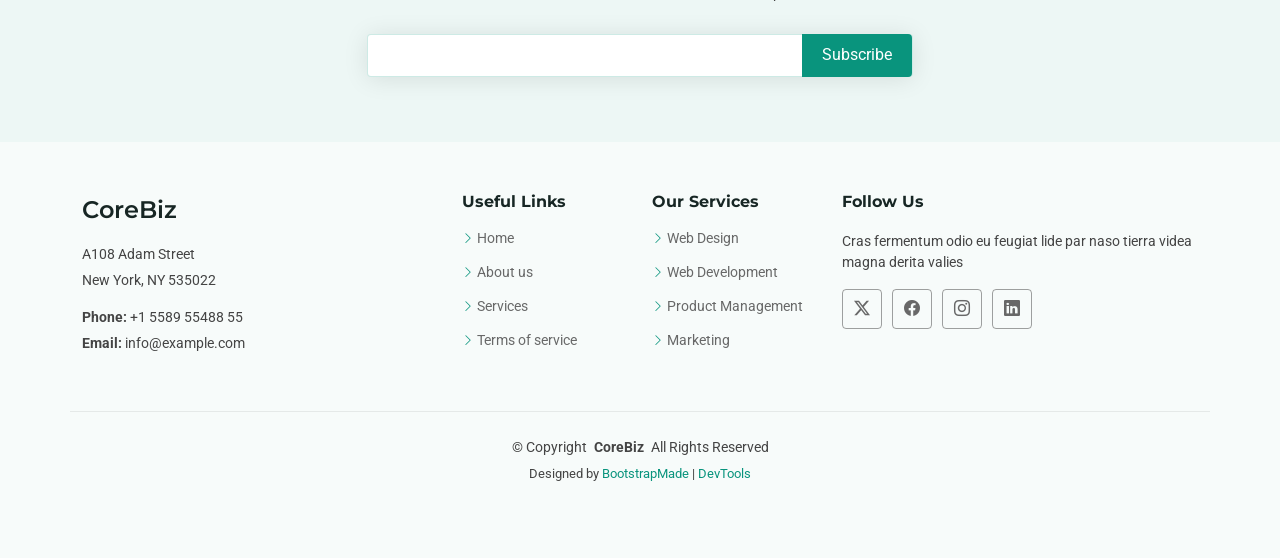
<file: terms.html>
<!DOCTYPE html>
<html lang="en">

<head>
  <meta charset="utf-8">
  <meta content="width=device-width, initial-scale=1.0" name="viewport">
  <title>Terms - CoreBiz Bootstrap Template</title>
  <meta name="description" content="">
  <meta name="keywords" content="">

  <!-- Favicons -->
  <link href="assets/img/favicon.png" rel="icon">
  <link href="assets/img/apple-touch-icon.png" rel="apple-touch-icon">

  <!-- Fonts -->
  <link href="https://fonts.googleapis.com" rel="preconnect">
  <link href="https://fonts.gstatic.com" rel="preconnect" crossorigin>
  <link href="https://fonts.googleapis.com/css2?family=Roboto:ital,wght@0,100;0,300;0,400;0,500;0,700;0,900;1,100;1,300;1,400;1,500;1,700;1,900&family=Open+Sans:ital,wght@0,300;0,400;0,500;0,600;0,700;0,800;1,300;1,400;1,500;1,600;1,700;1,800&family=Montserrat:ital,wght@0,100;0,200;0,300;0,400;0,500;0,600;0,700;0,800;0,900;1,100;1,200;1,300;1,400;1,500;1,600;1,700;1,800;1,900&display=swap" rel="stylesheet">

  <!-- Vendor CSS Files -->
  <link href="assets/vendor/bootstrap/css/bootstrap.min.css" rel="stylesheet">
  <link href="assets/vendor/bootstrap-icons/bootstrap-icons.css" rel="stylesheet">
  <link href="assets/vendor/aos/aos.css" rel="stylesheet">
  <link href="assets/vendor/glightbox/css/glightbox.min.css" rel="stylesheet">
  <link href="assets/vendor/swiper/swiper-bundle.min.css" rel="stylesheet">

  <!-- Main CSS File -->
  <link href="assets/css/main.css" rel="stylesheet">

  <!-- =======================================================
  * Template Name: CoreBiz
  * Template URL: https://bootstrapmade.com/corebiz-bootstrap-business-template/
  * Updated: Aug 30 2025 with Bootstrap v5.3.8
  * Author: BootstrapMade.com
  * License: https://bootstrapmade.com/license/
  ======================================================== -->
</head>

<body class="terms-page">

  <header id="header" class="header sticky-top">

    <div class="topbar d-flex align-items-center dark-background">
      <div class="container d-flex justify-content-center justify-content-md-between">
        <div class="contact-info d-flex align-items-center">
          <i class="bi bi-envelope d-flex align-items-center"><a href="mailto:contact@example.com">contact@example.com</a></i>
          <i class="bi bi-phone d-flex align-items-center ms-4"><span>+1 5589 55488 55</span></i>
        </div>
        <div class="social-links d-none d-md-flex align-items-center">
          <a href="#" class="twitter"><i class="bi bi-twitter-x"></i></a>
          <a href="#" class="facebook"><i class="bi bi-facebook"></i></a>
          <a href="#" class="instagram"><i class="bi bi-instagram"></i></a>
          <a href="#" class="linkedin"><i class="bi bi-linkedin"></i></a>
        </div>
      </div>
    </div><!-- End Top Bar -->

    <div class="branding d-flex align-items-cente">

      <div class="container position-relative d-flex align-items-center justify-content-between">
        <a href="index.html" class="logo d-flex align-items-center">
          <!-- Uncomment the line below if you also wish to use an image logo -->
          <!-- <img src="assets/img/logo.webp" alt=""> -->
          <h1 class="sitename">CoreBiz</h1>
        </a>

        <nav id="navmenu" class="navmenu">
          <ul>
            <li><a href="#hero">Home</a></li>
            <li><a href="#about">About</a></li>
            <li><a href="#services">Services</a></li>
            <li><a href="#portfolio">Portfolio</a></li>
            <li><a href="#team">Team</a></li>
            <li class="dropdown"><a href="#"><span>Dropdown</span> <i class="bi bi-chevron-down toggle-dropdown"></i></a>
              <ul>
                <li><a href="#">Dropdown 1</a></li>
                <li class="dropdown"><a href="#"><span>Deep Dropdown</span> <i class="bi bi-chevron-down toggle-dropdown"></i></a>
                  <ul>
                    <li><a href="#">Deep Dropdown 1</a></li>
                    <li><a href="#">Deep Dropdown 2</a></li>
                    <li><a href="#">Deep Dropdown 3</a></li>
                    <li><a href="#">Deep Dropdown 4</a></li>
                    <li><a href="#">Deep Dropdown 5</a></li>
                  </ul>
                </li>
                <li><a href="#">Dropdown 2</a></li>
                <li><a href="#">Dropdown 3</a></li>
                <li><a href="#">Dropdown 4</a></li>
              </ul>
            </li>
            <li><a href="#contact">Contact</a></li>
          </ul>
          <i class="mobile-nav-toggle d-xl-none bi bi-list"></i>
        </nav>

      </div>

    </div>

  </header>

  <main class="main">

    <!-- Page Title -->
    <div class="page-title position-relative" data-aos="fade">
      <div class="container d-lg-flex justify-content-between align-items-center">
        <h1 class="mb-2 mb-lg-0">Terms&nbsp;</h1>
        <nav class="breadcrumbs">
          <ol>
            <li><a href="index.html">Home</a></li>
            <li class="current">Terms</li>
          </ol>
        </nav>
      </div>
    </div><!-- End Page Title -->

    <!-- Terms Of Service Section -->
    <section id="terms-of-service" class="terms-of-service section">

      <div class="container" data-aos="fade-up">
        <!-- Page Header -->
        <div class="tos-header text-center" data-aos="fade-up">
          <span class="last-updated">Last Updated: February 27, 2025</span>
          <h2>Terms of Service</h2>
          <p>Please read these terms of service carefully before using our services</p>
        </div>

        <!-- Content -->
        <div class="tos-content" data-aos="fade-up" data-aos-delay="200">
          <!-- Agreement Section -->
          <div id="agreement" class="content-section">
            <h3>1. Agreement to Terms</h3>
            <p>By accessing our website and services, you agree to be bound by these Terms of Service and all applicable laws and regulations. If you do not agree with any of these terms, you are prohibited from using or accessing our services.</p>
            <div class="info-box">
              <i class="bi bi-info-circle"></i>
              <p>These terms apply to all users, visitors, and others who access or use our services.</p>
            </div>
          </div>

          <!-- Intellectual Property -->
          <div id="intellectual-property" class="content-section">
            <h3>2. Intellectual Property Rights</h3>
            <p>Our service and its original content, features, and functionality are owned by us and are protected by international copyright, trademark, patent, trade secret, and other intellectual property laws.</p>
            <ul class="list-items">
              <li>All content is our exclusive property</li>
              <li>You may not copy or modify the content</li>
              <li>Our trademarks may not be used without permission</li>
              <li>Content is for personal, non-commercial use only</li>
            </ul>
          </div>

          <!-- User Accounts -->
          <div id="user-accounts" class="content-section">
            <h3>3. User Accounts</h3>
            <p>When you create an account with us, you must provide accurate, complete, and current information. Failure to do so constitutes a breach of the Terms, which may result in immediate termination of your account.</p>
            <div class="alert-box">
              <i class="bi bi-exclamation-triangle"></i>
              <div class="alert-content">
                <h5>Important Notice</h5>
                <p>You are responsible for safeguarding the password and for all activities that occur under your account.</p>
              </div>
            </div>
          </div>

          <!-- Prohibited Activities -->
          <div id="prohibited" class="content-section">
            <h3>4. Prohibited Activities</h3>
            <p>You may not access or use the Service for any purpose other than that for which we make it available.</p>
            <div class="prohibited-list">
              <div class="prohibited-item">
                <i class="bi bi-x-circle"></i>
                <span>Systematic retrieval of data or content</span>
              </div>
              <div class="prohibited-item">
                <i class="bi bi-x-circle"></i>
                <span>Publishing malicious content</span>
              </div>
              <div class="prohibited-item">
                <i class="bi bi-x-circle"></i>
                <span>Engaging in unauthorized framing</span>
              </div>
              <div class="prohibited-item">
                <i class="bi bi-x-circle"></i>
                <span>Attempting to gain unauthorized access</span>
              </div>
            </div>
          </div>

          <!-- Disclaimers -->
          <div id="disclaimer" class="content-section">
            <h3>5. Disclaimers</h3>
            <p>Your use of our service is at your sole risk. The service is provided "AS IS" and "AS AVAILABLE" without warranties of any kind, whether express or implied.</p>
            <div class="disclaimer-box">
              <p>We do not guarantee that:</p>
              <ul>
                <li>The service will meet your requirements</li>
                <li>The service will be uninterrupted or error-free</li>
                <li>Results from using the service will be accurate</li>
                <li>Any errors will be corrected</li>
              </ul>
            </div>
          </div>

          <!-- Limitation of Liability -->
          <div id="limitation" class="content-section">
            <h3>6. Limitation of Liability</h3>
            <p>In no event shall we be liable for any indirect, punitive, incidental, special, consequential, or exemplary damages arising out of or in connection with your use of the service.</p>
          </div>

          <!-- Indemnification -->
          <div id="indemnification" class="content-section">
            <h3>7. Indemnification</h3>
            <p>You agree to defend, indemnify, and hold us harmless from and against any claims, liabilities, damages, losses, and expenses arising out of your use of the service.</p>
          </div>

          <!-- Termination -->
          <div id="termination" class="content-section">
            <h3>8. Termination</h3>
            <p>We may terminate or suspend your account immediately, without prior notice or liability, for any reason whatsoever, including without limitation if you breach the Terms.</p>
          </div>

          <!-- Governing Law -->
          <div id="governing-law" class="content-section">
            <h3>9. Governing Law</h3>
            <p>These Terms shall be governed by and construed in accordance with the laws of [Your Country], without regard to its conflict of law provisions.</p>
          </div>

          <!-- Changes -->
          <div id="changes" class="content-section">
            <h3>10. Changes to Terms</h3>
            <p>We reserve the right to modify or replace these Terms at any time. We will provide notice of any changes by posting the new Terms on this page.</p>
            <div class="notice-box">
              <i class="bi bi-bell"></i>
              <p>By continuing to access or use our service after those revisions become effective, you agree to be bound by the revised terms.</p>
            </div>
          </div>
        </div>

        <!-- Contact Section -->
        <div class="tos-contact" data-aos="fade-up" data-aos-delay="300">
          <div class="contact-box">
            <div class="contact-icon">
              <i class="bi bi-envelope"></i>
            </div>
            <div class="contact-content">
              <h4>Questions About Terms?</h4>
              <p>If you have any questions about these Terms, please contact us.</p>
              <a href="#" class="contact-link">Contact Support</a>
            </div>
          </div>
        </div>
      </div>

    </section><!-- /Terms Of Service Section -->

  </main>

  <footer id="footer" class="footer light-background">

    <div class="footer-newsletter">
      <div class="container">
        <div class="row justify-content-center text-center">
          <div class="col-lg-6">
            <h4>Join Our Newsletter</h4>
            <p>Subscribe to our newsletter and receive the latest news about our products and services!</p>
            <form action="forms/newsletter.php" method="post" class="php-email-form">
              <div class="newsletter-form"><input type="email" name="email"><input type="submit" value="Subscribe"></div>
              <div class="loading">Loading</div>
              <div class="error-message"></div>
              <div class="sent-message">Your subscription request has been sent. Thank you!</div>
            </form>
          </div>
        </div>
      </div>
    </div>

    <div class="container footer-top">
      <div class="row gy-4">
        <div class="col-lg-4 col-md-6 footer-about">
          <a href="index.html" class="d-flex align-items-center">
            <span class="sitename">CoreBiz</span>
          </a>
          <div class="footer-contact pt-3">
            <p>A108 Adam Street</p>
            <p>New York, NY 535022</p>
            <p class="mt-3"><strong>Phone:</strong> <span>+1 5589 55488 55</span></p>
            <p><strong>Email:</strong> <span>info@example.com</span></p>
          </div>
        </div>

        <div class="col-lg-2 col-md-3 footer-links">
          <h4>Useful Links</h4>
          <ul>
            <li><i class="bi bi-chevron-right"></i> <a href="#">Home</a></li>
            <li><i class="bi bi-chevron-right"></i> <a href="#">About us</a></li>
            <li><i class="bi bi-chevron-right"></i> <a href="#">Services</a></li>
            <li><i class="bi bi-chevron-right"></i> <a href="#">Terms of service</a></li>
          </ul>
        </div>

        <div class="col-lg-2 col-md-3 footer-links">
          <h4>Our Services</h4>
          <ul>
            <li><i class="bi bi-chevron-right"></i> <a href="#">Web Design</a></li>
            <li><i class="bi bi-chevron-right"></i> <a href="#">Web Development</a></li>
            <li><i class="bi bi-chevron-right"></i> <a href="#">Product Management</a></li>
            <li><i class="bi bi-chevron-right"></i> <a href="#">Marketing</a></li>
          </ul>
        </div>

        <div class="col-lg-4 col-md-12">
          <h4>Follow Us</h4>
          <p>Cras fermentum odio eu feugiat lide par naso tierra videa magna derita valies</p>
          <div class="social-links d-flex">
            <a href=""><i class="bi bi-twitter-x"></i></a>
            <a href=""><i class="bi bi-facebook"></i></a>
            <a href=""><i class="bi bi-instagram"></i></a>
            <a href=""><i class="bi bi-linkedin"></i></a>
          </div>
        </div>

      </div>
    </div>

    <div class="container copyright text-center mt-4">
      <p>© <span>Copyright</span> <strong class="px-1 sitename">CoreBiz</strong> <span>All Rights Reserved</span></p>
      <div class="credits">
        <!-- All the links in the footer should remain intact. -->
        <!-- You can delete the links only if you've purchased the pro version. -->
        <!-- Licensing information: https://bootstrapmade.com/license/ -->
        <!-- Purchase the pro version with working PHP/AJAX contact form: [buy-url] -->
        Designed by <a href="https://bootstrapmade.com/">BootstrapMade</a> | <a href="https://bootstrapmade.com/tools/">DevTools</a>
      </div>
    </div>

  </footer>

  <!-- Scroll Top -->
  <a href="#" id="scroll-top" class="scroll-top d-flex align-items-center justify-content-center"><i class="bi bi-arrow-up-short"></i></a>

  <!-- Preloader -->
  <div id="preloader">
    <div></div>
    <div></div>
    <div></div>
    <div></div>
  </div>

  <!-- Vendor JS Files -->
  <script src="assets/vendor/bootstrap/js/bootstrap.bundle.min.js"></script>
  <script src="assets/vendor/php-email-form/validate.js"></script>
  <script src="assets/vendor/aos/aos.js"></script>
  <script src="assets/vendor/glightbox/js/glightbox.min.js"></script>
  <script src="assets/vendor/purecounter/purecounter_vanilla.js"></script>
  <script src="assets/vendor/waypoints/noframework.waypoints.js"></script>
  <script src="assets/vendor/swiper/swiper-bundle.min.js"></script>
  <script src="assets/vendor/imagesloaded/imagesloaded.pkgd.min.js"></script>
  <script src="assets/vendor/isotope-layout/isotope.pkgd.min.js"></script>

  <!-- Main JS File -->
  <script src="assets/js/main.js"></script>

</body>

</html>
</file>
<file: assets/css/style.css>
.modal {
    display: none; /* Hidden initially */
    position: fixed;
    top: 0;
    left: 0;
    width: 100%;
    height: 100%;
    background: rgba(0,0,0,0.7);
    backdrop-filter: blur(8px);
    justify-content: center;
    align-items: center;
    z-index: 9999;
}

.modal-content {
    position: relative;
    width: 90%;
    max-width: 1200px;
}

.terms-image {
    width: 100%;
    border-radius: 15px;
    display: block;
}

.button-container {
    position: absolute;
    bottom: 4%;
    right: 7%;
    display: flex;
    gap: 20px;
}

.btn-agree,
.btn-disagree {
    padding: 14px 35px;
    border: none;
    border-radius: 8px;
    font-size: 18px;
    font-weight: bold;
    cursor: pointer;
    color: white;
}

.btn-agree {
    background: #0c7a2e;
}

.btn-agree:hover {
    background: #0fa33d;
}

.btn-disagree {
    background: #c41212;
}

.btn-disagree:hover {
    background: #e11919;
}

.content h2 {
    font-size: clamp(1.5rem, 4vw, 3rem);
    font-weight: bold;
    font-family: Arial, sans-serif;
    margin: 0;
}

/* Slider Container */
.slider {
    position: relative;
    width: 100%;
    max-width: 100%;
    overflow: hidden;
}

#sliderFigure {
    display: flex;
    width: 100%;
    transition: transform 0.5s ease-in-out;
}

.slide {
    min-width: 100%;
    display: flex;
    justify-content: center;
    align-items: center;
}

.slide img {
    width: 100%;
    height: auto;
    max-width: 100%;
    display: block;
}

/* Navigation Buttons */
.prev,
.next {
    position: absolute;
    top: 50%;
    transform: translateY(-50%);
    width: 45px;
    height: 45px;
    border: none;
    border-radius: 50%;
    background: rgba(0,0,0,0.5);
    color: white;
    font-size: 22px;
    cursor: pointer;
    z-index: 10;
    transition: 0.3s;
}

.prev:hover,
.next:hover {
    background: rgba(0,0,0,0.8);
}

.prev {
    left: 10px;
}

.next {
    right: 10px;
}

/* Tablet */
@media (max-width: 768px) {

    .slide img {
        aspect-ratio: 4 / 3;
    }

    .prev,
    .next {
        width: 40px;
        height: 40px;
        font-size: 18px;
    }
}

/* Mobile */
@media (max-width: 480px) {

    .content h2 {
        font-size: 1.4rem;
    }

    .slide img {
        aspect-ratio: 1 / 1;
    }

    .prev,
    .next {
        width: 35px;
        height: 35px;
        font-size: 16px;
    }
}
</file>
<file: edoc-doctor-appointment-system-main/css/animations.css>
/*These transition are from youtube*/

@keyframes transitionIn-X{
    from {
            opacity: 0;
            transform: translateX(-10px);

    }

    to {
            opacity: 1;
            transform: translateX(0);
    }
}
    


@keyframes transitionIn-Y-over{
    from {
            opacity: 0;
            transform: translateY(-10px);

    }

    to {
            opacity: 1;
            transform: translateY(0);
    }
}
    
@keyframes transitionIn-Y-bottom{
    from {
            opacity: 0;
            transform: translateY(30px);

    }

    to {
            opacity: 1;
            transform: translateY(0);
    }
}
    

/* Transition end */
</file>
<file: edoc-doctor-appointment-system-main/css/main.css>
@import url('font-inter.css');
:root {
  --primarycolor: #0A76D8;
  --primarycolorhover: #006dd3;
  --btnice:#D8EBFA;
  --btnnicetext:#1b62b3;
}

body{
    margin: 0;
    padding: 0;
    border-spacing: 0;
    font-family: 'Inter', sans-serif;
    
}

*, ::after, ::before{
    box-sizing: border-box;
}


/*------custom-scroll-bar - from w3schools.com------------------*/
/* width */
::-webkit-scrollbar {
    width: 5px;
  }
  
  /* Track */
  ::-webkit-scrollbar-track {
    background: #f1f1f1; 
  }
   
  /* Handle */
  ::-webkit-scrollbar-thumb {
    background: #888; 
    border-radius: 12px;
  }
  
  /* Handle on hover */
  ::-webkit-scrollbar-thumb:hover {
    background: #555; 
  }





.input-text{
    border-radius: 4px;
    border: 0.5px solid rgb(226, 226, 226);
    padding: 10px;
    width: 92%;
    transition: 0.2s;
    outline: none;
}

.input-text{
    border: 1px solid #e9ecef;
    font-size: 14px;
    line-height: 26px;
    background-color: #fff;
    display: block;
    width: 100%;
    padding: .375rem .75rem;
    font-weight: 300;
    line-height: 1.5;
    color: #212529;
    background-color: #fff;
    background-clip: padding-box;
    -webkit-appearance: none;
    -moz-appearance: none;
    appearance: none;
    border-radius: .25rem;
    transition: border-color .15s ease-in-out,box-shadow .15s ease-in-out;
}

.input-text:hover{
    background-color: rgb(250, 250, 250);
    transition: 0.2s;
    outline: none;
}

.input-text:focus{
    border: 1px solid rgb(10,118,216);
    transition: 0.2s;
}

.input-text::placeholder{
    font-family: 'Inter', sans-serif;
}



/* -----------Buttons---------------*/
.btn{
    cursor: pointer;
    padding: 8px 20px;
    outline: none;
    text-decoration: none;
    font-size: 15px;
    letter-spacing: 0.5px;
    transition: all 0.3s;
    border-radius: 5px;
    font-family: 'Inter', sans-serif;
}


.btn:hover{
    background-color: var(--primarycolorhover);
    box-shadow: none;
    transition: all 0.5s;
    font-family: 'Inter', sans-serif;

}


.btn-primary{
    background-color: var(--primarycolor) ;
    border: 1px solid var(--primarycolor) ;
    color: #fff ;
    box-shadow: 0 3px 5px 0 rgba(57,108,240,0.3);
}

.btn-primary-soft{
    background-color: #D8EBFA ;
    /*border: 1px solid rgba(57,108,240,0.1) ;*/    color: #1969AA;
    font-weight: 500;
    font-size: 16px;
    border: none;
    /*box-shadow: 0 3px 5px 0 rgba(57,108,240,0.3)*/
}


.btn-primary-soft:hover{
    background-color: var(--primarycolor) ;
    /*border: 1px solid rgba(57,108,240,0.1) ;*/
    color: #fff ;
    box-shadow: 0 3px 5px 0 rgba(57,108,240,0.3);
}


.btn-in-text{
    font-size: 15px;
    letter-spacing: 0.5px;
}

.non-style-link:link, .non-style-link:visited, .non-style-link:hover, .non-style-link:active{
    text-decoration: none;
    color: rgb(43, 43, 43);
}




.btn-label{
    margin-left: 10px;
    padding: 12px 12px;
    outline: none;
    text-decoration: none;
    font-size: 15px;
    letter-spacing: 0.5px;
    transition: all 0.3s;
    border-radius: 5px;
    background-color: #f0f0f073;
    border: 1px solid rgba(57,108,240,0.1) ;
    font-family: 'Inter', sans-serif;
}


.sub-table{
    border: 1px solid #ebebeb;
    border-radius: 8px;
    
}

.filter-container{
  width: 92.5%;
  border: 1px solid #ebebeb;
  border-radius: 8px;
  margin-bottom: 20px;
  border-spacing: 0;
  padding: 0;
}

.filter-container-items{
  margin-top: 7.5px;
  margin-left: 20px;


}
.table-headin{
    font-size: 16px;
    font-weight: 500;
    padding: 10px;
    border-bottom: 3px solid var(--primarycolor);
}

.abc{
  width: 100%;
  height: 550px;
  overflow: auto;
}





        
.overlay {
    position: fixed;
    top: 0;
    bottom: 0;
    left: 0;
    right: 0;
    background: rgba(0, 0, 0, 0.7);
    transition: opacity 500ms;
    opacity: 1;
  }
  .overlay:target {
    visibility: visible;
    opacity: 1;
    
  }
  
  .popup {
    margin: 70px auto;
    padding: 20px;
    background: #fff;
    border-radius: 5px;
    width: 50%;
    position: relative;
    transition: all 5s ease-in-out;
  }
  
  .popup h2 {
    margin-top: 0;
    color: #333;
  }
  .popup .close {
    position: absolute;
    top: 20px;
    right: 30px;
    transition: all 200ms;
    font-size: 30px;
    font-weight: bold;
    text-decoration: none;
    color: #333;
  }
  .popup .close:hover {
    color: var(--primarycolorhover);
  }
  .popup .content {
    max-height: 30%;
    overflow: auto;
  }
  
  @media screen and (max-width: 700px){
    .box{
      width: 70%;
    }
    .popup{
      width: 70%;
    }
  }


input[type=search] {
    background-image: url('../img/search.svg');
    background-position: 10px 50%;
    background-repeat: no-repeat;
    transition: 0.5s;
    padding: 8px 20px 8px 40px;
}

input[type=search]:focus {
    transition: 0.5s;
}

.box {
  width: 120px;
  height: 30px;
  border: 1px solid #e9ecef;
  font-size: 14px;
  color: #212529;
  background-color: #fff;
  line-height: 26px;
  font-weight: 300;
  border-radius: .25rem;
  padding: .375rem .75rem;
  line-height: 1.5;
  width: 100%;
  background-clip: padding-box;
  transition: border-color .15s ease-in-out,box-shadow .15s ease-in-out;
}



.btn-primary-gray{
  background-color: #fff;
  border: 2px solid #c9cbce9f;
  color: #212529d0;
  box-shadow: 0 3px 5px 0 rgba(95, 95, 97, 0.3);
}



.btn-primary-gray:hover{
  background-color: #5185ffa9;
  box-shadow: 0 3px 5px 0 rgba(95, 95, 97, 0.3);
}



.button-icon{
  
  background-position: 10px 50%;
  background-repeat: no-repeat;
  transition: 0.5s;
  padding: 8px 20px 8px 40px;
}



.menu-btn{
  padding:6px;
  color: #3b3b3b;
  background-position: 30% 50%;
  background-repeat: no-repeat;
  transition: 0.5s;
  
}

.menu-text{
  padding-left: 40%;
  font-weight: 500;
  font-size: 16px;
  
}


.menu-active{
  color: var(--primarycolor);
  border-right: 7px solid var(--primarycolor);
  background-color: var();
}

.menu-btn:hover{
  background-color: var(--btnice);
  color: var(--primarycolor);
}

.non-style-link-menu:link, .non-style-link-menu:visited,  .non-style-link-menu:active{
  text-decoration: none;
  color: #3b3b3b;
}
.non-style-link-menu:hover{
  text-decoration: none;
  color: var(--primarycolor);
}

.non-style-link-menu-active:link, .non-style-link-menu-active:visited,  .non-style-link-menu-active:active{
  text-decoration: none;
  color: var(--primarycolor);
}



.menu-icon-dashbord{
  background-image: url('../img/icons/dashboard.svg');
}


.menu-icon-doctor{
  background-image: url('../img/icons/doctors.svg');
}
.menu-icon-schedule{
  background-image: url('../img/icons/schedule.svg');
}
.menu-icon-appoinment{
  background-image: url('../img/icons/book.svg');
}
.menu-icon-patient{
  background-image: url('../img/icons/patients.svg');
}
.menu-icon-settings{
  background-image: url('../img/icons/settings.svg');
}

.menu-icon-session{
  background-image: url('../img/icons/session.svg');
}
.menu-icon-home{
  background-image: url('../img/icons/home.svg');
}



.menu-icon-dashbord:hover,.menu-icon-dashbord-active{
  color: var(--primarycolor);

  background-image: url('../img/icons/dashboard-hover.svg');
}


.menu-icon-doctor:hover,.menu-icon-doctor-active{
  color: var(--primarycolor);
  background-image: url('../img/icons/doctors-hover.svg');
}
.menu-icon-schedule:hover,.menu-icon-schedule-active{
  color: var(--primarycolor);
  
  background-image: url('../img/icons/schedule-hover.svg');
}
.menu-icon-appoinment:hover,.menu-icon-appoinment-active{
  color: var(--primarycolor);
  
  background-image: url('../img/icons/book-hover.svg');
}
.menu-icon-patient:hover,.menu-icon-patient-active{
  color: var(--primarycolor);
  
  background-image: url('../img/icons/patients-hover.svg');
}

.menu-icon-settings:hover,.menu-icon-settings-active{
  color: var(--primarycolor);
  
  background-image: url('../img/icons/settings-iceblue.svg');
}

.menu-icon-session:hover,.menu-icon-session-active{
  color: var(--primarycolor);
  
  background-image: url('../img/icons/session-iceblue.svg');
}
.menu-icon-home:hover,.menu-icon-home-active{
  color: var(--primarycolor);
  
  background-image: url('../img/icons/home-iceblue.svg');
}





.btn-icon-back{
  background-image: url('../img/icons/back-iceblue.svg');
  background-position: 18px 50%;
  background-repeat: no-repeat;
  transition: 0.5s;
  padding: 8px 20px 8px 40px;
}

.btn-icon-back:hover{
  background-image: url('../img/icons/back-white.svg');
}


.btn-edit{
  background-image: url('../img/icons/edit-iceblue.svg');
}
.btn-edit:hover{
  background-image: url('../img/icons/edit-white.svg');
}

.btn-view{
  background-image: url('../img/icons/view-iceblue.svg');
}
.btn-view:hover{
  background-image: url('../img/icons/view-white.svg');
}

.btn-delete{
  background-image: url('../img/icons/delete-iceblue.svg');
}
.btn-delete:hover{
  background-image: url('../img/icons/delete-white.svg');
}

.btn-filter{
  background-image: url('../img/icons/filter-iceblue.svg');
  background-position: 15px 50%;
}
.btn-filter:hover{
  background-image: url('../img/icons/filter-white.svg');
}




.dashboard-items{
  
  border: 2px solid #c9cbce9f;
  border-radius: 7px;
  color: var(--primarycolor);
  /*background-color: #d8ebfa25 ;*/
  /*box-shadow: 0 3px 5px 0 rgba(95, 95, 97, 0.3);*/
}


.h1-dashboard{
  margin: 0;
  padding: 0;
  font-size: 25px;
  font-weight: 600;
  line-height: 0;
  padding-top: 20px;
}

.h3-dashboard{
  margin: 0;
  padding: 0;
  font-size: 20px;
  font-weight: 500;
  color: #212529e3;
}

.dashboard-icons{
  background-color: rgba(184, 184, 184, 0.247);
  padding-top: 30px;
  padding-bottom: 30px;
  border-radius: 7px;
  margin-left: 40px;
  margin-right: 0px;
  
}
.dashboard-icons-setting{
  background-color: rgba(184, 184, 184, 0.247);
  padding-top: 30px;
  padding-bottom: 30px;
  border-radius: 7px;
  margin-left: 5px;
  margin-right: 20px;
  
}

.setting-tabs:hover{
  background-color: #d6d6d657;
}


.doctor-header{
  background-image: url(../img/b8.jpg);
  color: rgba(0, 0, 0, 0.87);
  background-size: 100%;
  background-repeat: no-repeat;
  padding: 20px;
  padding-left: 35px;
}

.patient-header{
  background-image: url(../img/b3.jpg);
}

.search-items{
  padding:20px;
  margin:10px;
  width:95%;
  display: flex;
  padding-left:0;
  padding-left: 30px;
  box-sizing: border-box;
  line-height: 1.5;
  box-shadow: 0 3px 5px 0 rgba(95, 95, 97, 0.068);
}


.h1-search{
  margin: 0;
  padding: 0;
  font-size: 23px;
  font-weight: 600;
  padding-top: 20px;
  padding-bottom: 10px;
}

.h3-search{
  margin: 0;
  padding: 0;
  font-size: 15px;
  font-weight: 500;
  color: #212529e3;
  
}

.h4-search{
  margin: 0;
  padding: 0;
  font-size: 13px;
  font-weight: 400;
  color: #212529e3;
}

.btn-book{
  background-image: url('../img/icons/book-balck.svg');
  background-position: 68% 50%;
  background-repeat: no-repeat;
  transition: 0.5s;
}
</file>
<file: edoc-doctor-appointment-system-main/css/index.css>
body{
    background-image: url(../img/bg01.jpg);
    background-repeat: no-repeat;
    background-attachment: fixed;
    background-size: cover;
    height: 100%;
}

html, body {
    height: 100%;
    margin: 0;
  }
  
.full-height {
    background: rgba(26, 26, 26, 0.548);
    background-attachment: fixed;
    max-height: 100vh;
    height: 100vh;


}
table{
    width: 100%;
    padding-top: 5px;
    
}
.heading-text{
    color: white;
    font-size: 42px;
    font-weight: 700;
    line-height: 63px;
    margin-top: 15%;
    text-align: center;
    margin-bottom: 0;
}

.sub-text2{
    color: rgba(255, 255, 255, 0.5);
    font-size: 17px;
    line-height: 27px;
    font-weight: 400;
    text-align: center;
    margin-top: 0;
}


.register-btn{
    background-color: rgba(240, 248, 255, 0.589);
    color: #345cc4;
}


.edoc-logo{
    color: white;
    font-weight: bolder;
    font-size: 20px;
    padding-left: 20px;
    animation: transitionIn-Y-over 0.5s;
}

.edoc-logo-sub{
    color: rgba(255, 255, 255, 0.733);
    font-size: 12px;

}


.nav-item{
    color: rgba(255, 255, 255, 0.671);
    text-align: center;
    font-size: 15px;
    font-weight: 500;
    animation: transitionIn-Y-over 0.5s;
}

.nav-item:hover{
    color: #f0f0f0;

}

.footer-hashen{
    position: absolute;
    bottom: 0;
    left: 45%;
    font-size: 13px;
    animation: transitionIn-Y-over 0.5s;
}
</file>
<file: assets/css/main.css>
/**
* Template Name: CoreBiz
* Template URL: https://bootstrapmade.com/corebiz-bootstrap-business-template/
* Updated: Aug 30 2025 with Bootstrap v5.3.8
* Author: BootstrapMade.com
* License: https://bootstrapmade.com/license/
*/

@charset "UTF-8";

/*--------------------------------------------------------------
# Font & Color Variables
# Help: https://bootstrapmade.com/color-system/
--------------------------------------------------------------*/
/* Fonts */
:root {
  --default-font: "Roboto",  system-ui, -apple-system, "Segoe UI", Roboto, "Helvetica Neue", Arial, "Noto Sans", "Liberation Sans", sans-serif, "Apple Color Emoji", "Segoe UI Emoji", "Segoe UI Symbol", "Noto Color Emoji";
  --heading-font: "Montserrat",  sans-serif;
  --nav-font: "Open Sans",  sans-serif;
}

/* Global Colors - The following color variables are used throughout the website. Updating them here will change the color scheme of the entire website */
:root { 
  --background-color: #ffffff; /* Background color for the entire website, including individual sections */
  --default-color: #444444; /* Default color used for the majority of the text content across the entire website */
  --heading-color: #172624; /* Color for headings, subheadings and title throughout the website */
  --accent-color: #09947d; /* Accent color that represents your brand on the website. It's used for buttons, links, and other elements that need to stand out */
  --surface-color: #ffffff; /* The surface color is used as a background of boxed elements within sections, such as cards, icon boxes, or other elements that require a visual separation from the global background. */
  --contrast-color: #ffffff; /* Contrast color for text, ensuring readability against backgrounds of accent, heading, or default colors. */
}

/* Nav Menu Colors - The following color variables are used specifically for the navigation menu. They are separate from the global colors to allow for more customization options */
:root {
  --nav-color: #222222;  /* The default color of the main navmenu links */
  --nav-hover-color: #09947d; /* Applied to main navmenu links when they are hovered over or active */
  --nav-mobile-background-color: #ffffff; /* Used as the background color for mobile navigation menu */
  --nav-dropdown-background-color: #ffffff; /* Used as the background color for dropdown items that appear when hovering over primary navigation items */
  --nav-dropdown-color: #222222; /* Used for navigation links of the dropdown items in the navigation menu. */
  --nav-dropdown-hover-color: #09947d; /* Similar to --nav-hover-color, this color is applied to dropdown navigation links when they are hovered over. */
}

/* Color Presets - These classes override global colors when applied to any section or element, providing reuse of the sam color scheme. */

.light-background {
  --background-color: #f7fbfa;
  --surface-color: #ffffff;
}

.dark-background {
  --background-color: #09947d;
  --default-color: #ffffff;
  --heading-color: #ffffff;
  --surface-color: #252525;
  --contrast-color: #ffffff;
}

/* Smooth scroll */
:root {
  scroll-behavior: smooth;
}

/*--------------------------------------------------------------
# General Styling & Shared Classes
--------------------------------------------------------------*/
body {
  color: var(--default-color);
  background-color: var(--background-color);
  font-family: var(--default-font);
}

a {
  color: var(--accent-color);
  text-decoration: none;
  transition: 0.3s;
}

a:hover {
  color: color-mix(in srgb, var(--accent-color), transparent 25%);
  text-decoration: none;
}

h1,
h2,
h3,
h4,
h5,
h6 {
  color: var(--heading-color);
  font-family: var(--heading-font);
}

/* PHP Email Form Messages
------------------------------*/
.php-email-form .error-message {
  display: none;
  background: #df1529;
  color: #ffffff;
  text-align: left;
  padding: 15px;
  margin-bottom: 24px;
  font-weight: 600;
}

.php-email-form .sent-message {
  display: none;
  color: #ffffff;
  background: #059652;
  text-align: center;
  padding: 15px;
  margin-bottom: 24px;
  font-weight: 600;
}

.php-email-form .loading {
  display: none;
  background: var(--surface-color);
  text-align: center;
  padding: 15px;
  margin-bottom: 24px;
}

.php-email-form .loading:before {
  content: "";
  display: inline-block;
  border-radius: 50%;
  width: 24px;
  height: 24px;
  margin: 0 10px -6px 0;
  border: 3px solid var(--accent-color);
  border-top-color: var(--surface-color);
  animation: php-email-form-loading 1s linear infinite;
}

@keyframes php-email-form-loading {
  0% {
    transform: rotate(0deg);
  }

  100% {
    transform: rotate(360deg);
  }
}

/*--------------------------------------------------------------
# Global Header
--------------------------------------------------------------*/
.header {
  color: var(--default-color);
  transition: all 0.5s;
  z-index: 997;
  background-color: var(--background-color);
}

.header .topbar {
  background-color: var(--background-color);
  height: 40px;
  padding: 0;
  font-size: 14px;
  transition: all 0.5s;
}

.header .topbar .contact-info i {
  font-style: normal;
  color: var(--contrast-color);
}

.header .topbar .contact-info i a,
.header .topbar .contact-info i span {
  padding-left: 5px;
  color: var(--contrast-color);
}

@media (max-width: 575px) {

  .header .topbar .contact-info i a,
  .header .topbar .contact-info i span {
    font-size: 13px;
  }
}

.header .topbar .contact-info i a {
  line-height: 0;
  transition: 0.3s;
}

.header .topbar .contact-info i a:hover {
  color: var(--contrast-color);
  text-decoration: underline;
}

.header .topbar .social-links a {
  color: color-mix(in srgb, var(--contrast-color), transparent 40%);
  line-height: 0;
  transition: 0.3s;
  margin-left: 20px;
}

.header .topbar .social-links a:hover {
  color: var(--contrast-color);
}

.header .branding {
  min-height: 60px;
  padding: 10px 0;
}

.header .logo {
  line-height: 1;
}

.header .logo img {
  max-height: 36px;
  margin-right: 8px;
}

.header .logo h1 {
  font-size: 30px;
  margin: 0;
  font-weight: 700;
  color: var(--heading-color);
}

.scrolled .header {
  box-shadow: 0px 0 18px rgba(0, 0, 0, 0.1);
}

.scrolled .header .topbar {
  height: 0;
  visibility: hidden;
  overflow: hidden;
}

/*--------------------------------------------------------------
# Navigation Menu
--------------------------------------------------------------*/
/* Navmenu - Desktop */
@media (min-width: 1200px) {
  .navmenu {
    padding: 0;
  }

  .navmenu ul {
    margin: 0;
    padding: 0;
    display: flex;
    list-style: none;
    align-items: center;
  }

  .navmenu li {
    position: relative;
  }

  .navmenu a,
  .navmenu a:focus {
    color: var(--nav-color);
    padding: 18px 15px;
    font-size: 15px;
    font-family: var(--nav-font);
    font-weight: 500;
    display: flex;
    align-items: center;
    justify-content: space-between;
    white-space: nowrap;
    transition: 0.3s;
  }

  .navmenu a i,
  .navmenu a:focus i {
    font-size: 12px;
    line-height: 0;
    margin-left: 5px;
    transition: 0.3s;
  }

  .navmenu li:last-child a {
    padding-right: 0;
  }

  .navmenu li:hover>a,
  .navmenu .active,
  .navmenu .active:focus {
    color: var(--nav-hover-color);
  }

  .navmenu .dropdown ul {
    margin: 0;
    padding: 10px 0;
    background: var(--nav-dropdown-background-color);
    display: block;
    position: absolute;
    visibility: hidden;
    left: 14px;
    top: 130%;
    opacity: 0;
    transition: 0.3s;
    border-radius: 4px;
    z-index: 99;
    box-shadow: 0px 0px 30px rgba(0, 0, 0, 0.1);
  }

  .navmenu .dropdown ul li {
    min-width: 200px;
  }

  .navmenu .dropdown ul a {
    padding: 10px 20px;
    font-size: 15px;
    text-transform: none;
    color: var(--nav-dropdown-color);
  }

  .navmenu .dropdown ul a i {
    font-size: 12px;
  }

  .navmenu .dropdown ul a:hover,
  .navmenu .dropdown ul .active:hover,
  .navmenu .dropdown ul li:hover>a {
    color: var(--nav-dropdown-hover-color);
  }

  .navmenu .dropdown:hover>ul {
    opacity: 1;
    top: 100%;
    visibility: visible;
  }

  .navmenu .dropdown .dropdown ul {
    top: 0;
    left: -90%;
    visibility: hidden;
  }

  .navmenu .dropdown .dropdown:hover>ul {
    opacity: 1;
    top: 0;
    left: -100%;
    visibility: visible;
  }
}

/* Navmenu - Mobile */
@media (max-width: 1199px) {
  .mobile-nav-toggle {
    color: var(--nav-color);
    font-size: 28px;
    line-height: 0;
    margin-right: 10px;
    cursor: pointer;
    transition: color 0.3s;
  }

  .navmenu {
    padding: 0;
    z-index: 9997;
  }

  .navmenu ul {
    display: none;
    list-style: none;
    position: absolute;
    inset: 60px 20px 20px 20px;
    padding: 10px 0;
    margin: 0;
    border-radius: 6px;
    background-color: var(--nav-mobile-background-color);
    overflow-y: auto;
    transition: 0.3s;
    z-index: 9998;
    box-shadow: 0px 0px 30px rgba(0, 0, 0, 0.1);
  }

  .navmenu a,
  .navmenu a:focus {
    color: var(--nav-dropdown-color);
    padding: 10px 20px;
    font-family: var(--nav-font);
    font-size: 17px;
    font-weight: 500;
    display: flex;
    align-items: center;
    justify-content: space-between;
    white-space: nowrap;
    transition: 0.3s;
  }

  .navmenu a i,
  .navmenu a:focus i {
    font-size: 12px;
    line-height: 0;
    margin-left: 5px;
    width: 30px;
    height: 30px;
    display: flex;
    align-items: center;
    justify-content: center;
    border-radius: 50%;
    transition: 0.3s;
    background-color: color-mix(in srgb, var(--accent-color), transparent 90%);
  }

  .navmenu a i:hover,
  .navmenu a:focus i:hover {
    background-color: var(--accent-color);
    color: var(--contrast-color);
  }

  .navmenu a:hover,
  .navmenu .active,
  .navmenu .active:focus {
    color: var(--nav-dropdown-hover-color);
  }

  .navmenu .active i,
  .navmenu .active:focus i {
    background-color: var(--accent-color);
    color: var(--contrast-color);
    transform: rotate(180deg);
  }

  .navmenu .dropdown ul {
    position: static;
    display: none;
    z-index: 99;
    padding: 10px 0;
    margin: 10px 20px;
    background-color: var(--nav-dropdown-background-color);
    border: 1px solid color-mix(in srgb, var(--default-color), transparent 90%);
    box-shadow: none;
    transition: all 0.5s ease-in-out;
  }

  .navmenu .dropdown ul ul {
    background-color: rgba(33, 37, 41, 0.1);
  }

  .navmenu .dropdown>.dropdown-active {
    display: block;
    background-color: rgba(33, 37, 41, 0.03);
  }

  .mobile-nav-active {
    overflow: hidden;
  }

  .mobile-nav-active .mobile-nav-toggle {
    color: #fff;
    position: absolute;
    font-size: 32px;
    top: 15px;
    right: 15px;
    margin-right: 0;
    z-index: 9999;
  }

  .mobile-nav-active .navmenu {
    position: fixed;
    overflow: hidden;
    inset: 0;
    background: rgba(33, 37, 41, 0.8);
    transition: 0.3s;
  }

  .mobile-nav-active .navmenu>ul {
    display: block;
  }
}

/*--------------------------------------------------------------
# Global Footer
--------------------------------------------------------------*/
.footer {
  color: var(--default-color);
  background-color: var(--background-color);
  font-size: 14px;
  padding-bottom: 50px;
  position: relative;
}

.footer .footer-newsletter {
  background-color: color-mix(in srgb, var(--accent-color), transparent 96%);
  padding: 50px 0;
}

.footer .footer-newsletter h4 {
  font-size: 24px;
}

.footer .footer-newsletter .newsletter-form {
  margin-top: 30px;
  margin-bottom: 15px;
  padding: 6px 8px;
  position: relative;
  background-color: var(--surface-color);
  border: 1px solid color-mix(in srgb, var(--accent-color), transparent 80%);
  box-shadow: 0px 2px 25px rgba(0, 0, 0, 0.1);
  display: flex;
  transition: 0.3s;
  border-radius: 4px;
}

.footer .footer-newsletter .newsletter-form:focus-within {
  border-color: var(--accent-color);
}

.footer .footer-newsletter .newsletter-form input[type=email] {
  border: 0;
  padding: 4px;
  width: 100%;
  background-color: var(--surface-color);
  color: var(--default-color);
}

.footer .footer-newsletter .newsletter-form input[type=email]:focus-visible {
  outline: none;
}

.footer .footer-newsletter .newsletter-form input[type=submit] {
  border: 0;
  font-size: 16px;
  padding: 0 20px;
  margin: -7px -8px -7px 0;
  background: var(--accent-color);
  color: var(--contrast-color);
  transition: 0.3s;
  border-radius: 0 4px 4px 0;
}

.footer .footer-newsletter .newsletter-form input[type=submit]:hover {
  background: color-mix(in srgb, var(--accent-color), transparent 20%);
}

.footer .footer-top {
  padding-top: 50px;
}

.footer .social-links a {
  display: flex;
  align-items: center;
  justify-content: center;
  width: 40px;
  height: 40px;
  border-radius: 4px;
  border: 1px solid color-mix(in srgb, var(--default-color), transparent 50%);
  font-size: 16px;
  color: color-mix(in srgb, var(--default-color), transparent 20%);
  margin-right: 10px;
  transition: 0.3s;
}

.footer .social-links a:hover {
  color: var(--accent-color);
  border-color: var(--accent-color);
}

.footer h4 {
  font-size: 16px;
  font-weight: bold;
  position: relative;
  padding-bottom: 12px;
}

.footer .footer-links {
  margin-bottom: 30px;
}

.footer .footer-links ul {
  list-style: none;
  padding: 0;
  margin: 0;
}

.footer .footer-links ul i {
  margin-right: 3px;
  font-size: 12px;
  line-height: 0;
  color: var(--accent-color);
}

.footer .footer-links ul li {
  padding: 10px 0;
  display: flex;
  align-items: center;
}

.footer .footer-links ul li:first-child {
  padding-top: 0;
}

.footer .footer-links ul a {
  display: inline-block;
  color: color-mix(in srgb, var(--default-color), transparent 20%);
  line-height: 1;
}

.footer .footer-links ul a:hover {
  color: var(--accent-color);
}

.footer .footer-about a {
  color: var(--heading-color);
  font-size: 24px;
  font-weight: 600;
  font-family: var(--heading-font);
}

.footer .footer-contact p {
  margin-bottom: 5px;
}

.footer .copyright {
  padding-top: 25px;
  padding-bottom: 25px;
  border-top: 1px solid color-mix(in srgb, var(--default-color), transparent 90%);
}

.footer .copyright p {
  margin-bottom: 0;
}

.footer .credits {
  margin-top: 6px;
  font-size: 13px;
}

/*--------------------------------------------------------------
# Preloader
--------------------------------------------------------------*/
#preloader {
  position: fixed;
  inset: 0;
  z-index: 9999;
  overflow: hidden;
  background-color: var(--background-color);
  transition: all 0.6s ease-out;
  width: 100%;
  height: 100vh;
  display: flex;
  align-items: center;
  justify-content: center;
}

#preloader div {
  width: 13px;
  height: 13px;
  background-color: var(--accent-color);
  border-radius: 50%;
  animation-timing-function: cubic-bezier(0, 1, 1, 0);
  position: absolute;
  left: 50%;
}

#preloader div:nth-child(1) {
  left: calc(50% + 8px);
  animation: animate-preloader-1 0.6s infinite;
}

#preloader div:nth-child(2) {
  left: calc(50% + 8px);
  animation: animate-preloader-2 0.6s infinite;
}

#preloader div:nth-child(3) {
  left: calc(50% + 32px);
  animation: animate-preloader-2 0.6s infinite;
}

#preloader div:nth-child(4) {
  left: calc(50% + 56px);
  animation: animate-preloader-3 0.6s infinite;
}

@keyframes animate-preloader-1 {
  0% {
    transform: scale(0);
  }

  100% {
    transform: scale(1);
  }
}

@keyframes animate-preloader-3 {
  0% {
    transform: scale(1);
  }

  100% {
    transform: scale(0);
  }
}

@keyframes animate-preloader-2 {
  0% {
    transform: translate(0, 0);
  }

  100% {
    transform: translate(24px, 0);
  }
}

/*--------------------------------------------------------------
# Scroll Top Button
--------------------------------------------------------------*/
.scroll-top {
  position: fixed;
  visibility: hidden;
  opacity: 0;
  right: 15px;
  bottom: 15px;
  z-index: 99999;
  background-color: var(--accent-color);
  width: 40px;
  height: 40px;
  border-radius: 4px;
  transition: all 0.4s;
}

.scroll-top i {
  font-size: 24px;
  color: var(--contrast-color);
  line-height: 0;
}

.scroll-top:hover {
  background-color: color-mix(in srgb, var(--accent-color), transparent 20%);
  color: var(--contrast-color);
}

.scroll-top.active {
  visibility: visible;
  opacity: 1;
}

/*--------------------------------------------------------------
# Disable aos animation delay on mobile devices
--------------------------------------------------------------*/
@media screen and (max-width: 768px) {
  [data-aos-delay] {
    transition-delay: 0 !important;
  }
}

/*--------------------------------------------------------------
# Global Page Titles & Breadcrumbs
--------------------------------------------------------------*/
.page-title {
  --background-color: color-mix(in srgb, var(--default-color), transparent 96%);
  color: var(--default-color);
  background-color: var(--background-color);
  padding: 25px 0;
  position: relative;
}

.page-title h1 {
  font-size: 24px;
  font-weight: 600;
}

.page-title .breadcrumbs ol {
  display: flex;
  flex-wrap: wrap;
  list-style: none;
  padding: 0;
  margin: 0;
  font-size: 14px;
  font-weight: 400;
}

.page-title .breadcrumbs ol li+li {
  padding-left: 10px;
}

.page-title .breadcrumbs ol li+li::before {
  content: "/";
  display: inline-block;
  padding-right: 10px;
  color: color-mix(in srgb, var(--default-color), transparent 70%);
}

/*--------------------------------------------------------------
# Global Sections
--------------------------------------------------------------*/
section,
.section {
  color: var(--default-color);
  background-color: var(--background-color);
  padding: 60px 0;
  scroll-margin-top: 78px;
  overflow: clip;
}

@media (max-width: 1199px) {

  section,
  .section {
    scroll-margin-top: 60px;
  }
}

/*--------------------------------------------------------------
# Global Section Titles
--------------------------------------------------------------*/
.section-title {
  text-align: center;
  padding-bottom: 60px;
  position: relative;
}

.section-title h2 {
  font-size: 32px;
  font-weight: 700;
  margin-bottom: 20px;
  padding-bottom: 20px;
  position: relative;
}

.section-title h2:before {
  content: "";
  position: absolute;
  display: block;
  width: 160px;
  height: 1px;
  background: color-mix(in srgb, var(--default-color), transparent 60%);
  left: 0;
  right: 0;
  bottom: 1px;
  margin: auto;
}

.section-title h2::after {
  content: "";
  position: absolute;
  display: block;
  width: 60px;
  height: 3px;
  background: var(--accent-color);
  left: 0;
  right: 0;
  bottom: 0;
  margin: auto;
}

.section-title p {
  margin-bottom: 0;
}

/*--------------------------------------------------------------
# Hero Section
--------------------------------------------------------------*/
.hero {
  padding: 0;
  background: linear-gradient(135deg, var(--surface-color) 0%, color-mix(in srgb, var(--accent-color), transparent 95%) 100%);
  position: relative;
  overflow: hidden;
}

.hero .hero-content {
  position: relative;
  z-index: 2;
}

.hero .hero-content .content {
  padding: 80px 0;
}

.hero .hero-content .content h1 {
  font-size: 2.5rem;
  font-weight: 700;
  margin-bottom: 2rem;
  color: var(--heading-color);
}

@media (max-width: 768px) {
  .hero .hero-content .content h1 {
    font-size: 2.5rem;
  }
}

.hero .hero-content .content p {
  font-size: 1.125rem;
  line-height: 1.7;
  color: color-mix(in srgb, var(--default-color), transparent 20%);
  margin-bottom: 3rem;
  max-width: 90%;
}

.hero .hero-content .content .cta-group {
  display: flex;
  align-items: center;
  gap: 2rem;
  flex-wrap: wrap;
}

.hero .hero-content .content .cta-group .btn-primary {
  background: var(--accent-color);
  color: var(--contrast-color);
  padding: 1rem 2.5rem;
  border-radius: 8px;
  font-weight: 500;
  font-size: 1rem;
  text-decoration: none;
  transition: all 0.3s ease;
  border: none;
  display: inline-block;
}

.hero .hero-content .content .cta-group .btn-primary:hover {
  background: color-mix(in srgb, var(--accent-color), black 10%);
  transform: translateY(-2px);
  box-shadow: 0 8px 25px color-mix(in srgb, var(--accent-color), transparent 70%);
}

.hero .hero-content .content .cta-group .btn-secondary {
  display: flex;
  align-items: center;
  gap: 0.75rem;
  color: var(--heading-color);
  text-decoration: none;
  font-weight: 500;
  transition: all 0.3s ease;
}

.hero .hero-content .content .cta-group .btn-secondary i {
  font-size: 1.5rem;
  color: var(--accent-color);
  transition: all 0.3s ease;
}

.hero .hero-content .content .cta-group .btn-secondary:hover {
  color: var(--accent-color);
}

.hero .hero-content .content .cta-group .btn-secondary:hover i {
  transform: scale(1.1);
}

.hero .hero-content .hero-image {
  position: relative;
  padding: 80px 0;
}

.hero .hero-content .hero-image img {
  border-radius: 12px;
  box-shadow: 0 20px 60px color-mix(in srgb, var(--default-color), transparent 85%);
  width: 100%;
  height: auto;
}

.hero .hero-content .hero-image .floating-card {
  position: absolute;
  bottom: 40px;
  left: -40px;
  background: var(--surface-color);
  padding: 2rem;
  border-radius: 12px;
  box-shadow: 0 15px 40px color-mix(in srgb, var(--default-color), transparent 85%);
  backdrop-filter: blur(10px);
}

@media (max-width: 768px) {
  .hero .hero-content .hero-image .floating-card {
    left: 20px;
    bottom: 20px;
    padding: 1.5rem;
  }
}

.hero .hero-content .hero-image .floating-card .card-content {
  display: flex;
  gap: 2rem;
}

@media (max-width: 576px) {
  .hero .hero-content .hero-image .floating-card .card-content {
    flex-direction: column;
    gap: 1rem;
  }
}

.hero .hero-content .hero-image .floating-card .metric {
  text-align: center;
}

.hero .hero-content .hero-image .floating-card .metric .number {
  display: block;
  font-size: 2rem;
  font-weight: 600;
  color: var(--accent-color);
  line-height: 1;
}

.hero .hero-content .hero-image .floating-card .metric .label {
  font-size: 0.875rem;
  color: color-mix(in srgb, var(--default-color), transparent 30%);
  margin-top: 0.25rem;
}

.hero .hero-features {
  background: var(--surface-color);
  padding: 4rem 0;
  border-top: 1px solid color-mix(in srgb, var(--default-color), transparent 90%);
}

.hero .hero-features .feature-item {
  text-align: center;
  padding: 2rem 1rem;
  transition: all 0.3s ease;
}

.hero .hero-features .feature-item:hover {
  transform: translateY(-5px);
}

.hero .hero-features .feature-item .icon {
  width: 80px;
  height: 80px;
  background: color-mix(in srgb, var(--accent-color), transparent 90%);
  border-radius: 50%;
  display: flex;
  align-items: center;
  justify-content: center;
  margin: 0 auto 1.5rem;
  transition: all 0.3s ease;
}

.hero .hero-features .feature-item .icon i {
  font-size: 2rem;
  color: var(--accent-color);
}

.hero .hero-features .feature-item h4 {
  font-size: 1.25rem;
  font-weight: 500;
  margin-bottom: 1rem;
  color: var(--heading-color);
}

.hero .hero-features .feature-item p {
  font-size: 0.95rem;
  line-height: 1.6;
  color: color-mix(in srgb, var(--default-color), transparent 30%);
  margin: 0;
}

.hero .hero-features .feature-item:hover .icon {
  background: var(--accent-color);
  transform: scale(1.1);
}

.hero .hero-features .feature-item:hover .icon i {
  color: var(--contrast-color);
}

@media (max-width: 992px) {
  .hero .hero-content .content {
    text-align: center;
    padding: 60px 0 40px;
  }

  .hero .hero-content .content p {
    max-width: 100%;
  }

  .hero .hero-content .hero-image {
    padding: 40px 0 60px;
  }
}

.hero::before {
  content: "";
  position: absolute;
  top: 0;
  right: 0;
  width: 50%;
  height: 100%;
  background: url("../img/bg/abstract-bg-1.webp") center/cover no-repeat;
  opacity: 0.03;
  z-index: 1;
}

/*--------------------------------------------------------------
# Featured Services Section
--------------------------------------------------------------*/
.featured-services .service-item {
  height: 100%;
  padding: 60px 40px;
  border-radius: 8px;
  transition: all 0.4s ease;
  background-color: var(--surface-color);
  border: 1px solid color-mix(in srgb, var(--default-color), transparent 92%);
  position: relative;
  overflow: hidden;
}

.featured-services .service-item::before {
  content: "";
  position: absolute;
  top: 0;
  left: 0;
  right: 0;
  height: 4px;
  background: linear-gradient(90deg, var(--accent-color), color-mix(in srgb, var(--accent-color), var(--heading-color) 30%));
  transform: scaleX(0);
  transform-origin: left;
  transition: transform 0.4s ease;
}

.featured-services .service-item:hover {
  transform: translateY(-8px);
  box-shadow: 0 20px 40px color-mix(in srgb, var(--default-color), transparent 90%);
}

.featured-services .service-item:hover::before {
  transform: scaleX(1);
}

.featured-services .service-item:hover .service-icon {
  background: linear-gradient(135deg, var(--accent-color), color-mix(in srgb, var(--accent-color), var(--heading-color) 20%));
}

.featured-services .service-item:hover .service-icon i {
  color: var(--contrast-color);
  transform: scale(1.1);
}

.featured-services .service-item:hover .service-link {
  opacity: 1;
  transform: translateY(0);
}

.featured-services .service-item:hover .service-link i {
  transform: translateX(8px);
}

@media (max-width: 768px) {
  .featured-services .service-item {
    padding: 40px 30px;
  }
}

.featured-services .service-icon {
  width: 80px;
  height: 80px;
  margin: 0 auto 30px;
  display: flex;
  align-items: center;
  justify-content: center;
  background: color-mix(in srgb, var(--accent-color), transparent 90%);
  border-radius: 50%;
  transition: all 0.4s ease;
}

.featured-services .service-icon i {
  font-size: 36px;
  color: var(--accent-color);
  transition: all 0.4s ease;
}

.featured-services h3 {
  font-size: 24px;
  font-weight: 300;
  margin-bottom: 20px;
  text-align: center;
  color: var(--heading-color);
  line-height: 1.3;
}

.featured-services p {
  color: color-mix(in srgb, var(--default-color), transparent 20%);
  text-align: center;
  line-height: 1.7;
  margin-bottom: 30px;
  font-size: 15px;
}

.featured-services .service-link {
  display: flex;
  align-items: center;
  justify-content: center;
  gap: 8px;
  color: var(--accent-color);
  text-decoration: none;
  font-weight: 400;
  font-size: 14px;
  opacity: 0.8;
  transform: translateY(10px);
  transition: all 0.4s ease;
}

.featured-services .service-link span {
  font-weight: 500;
}

.featured-services .service-link i {
  font-size: 16px;
  transition: transform 0.3s ease;
}

.featured-services .service-link:hover {
  color: var(--heading-color);
}

/*--------------------------------------------------------------
# About Section
--------------------------------------------------------------*/
.about .content {
  padding-right: 40px;
}

@media (max-width: 992px) {
  .about .content {
    padding-right: 0;
    margin-bottom: 60px;
  }
}

.about .content h2 {
  font-size: 2.5rem;
  font-weight: 300;
  line-height: 1.3;
  margin-bottom: 30px;
  color: var(--heading-color);
}

@media (max-width: 768px) {
  .about .content h2 {
    font-size: 2rem;
  }
}

.about .content .lead {
  font-size: 1.25rem;
  line-height: 1.7;
  margin-bottom: 40px;
  color: color-mix(in srgb, var(--default-color), transparent 10%);
}

.about .content .description {
  margin-bottom: 60px;
}

.about .content .description p {
  font-size: 1rem;
  line-height: 1.8;
  margin-bottom: 20px;
  color: color-mix(in srgb, var(--default-color), transparent 20%);
}

.about .content .description p:last-child {
  margin-bottom: 0;
}

.about .content .stats-row {
  display: flex;
  gap: 60px;
  margin-bottom: 60px;
}

@media (max-width: 768px) {
  .about .content .stats-row {
    gap: 40px;
    flex-wrap: wrap;
  }
}

@media (max-width: 576px) {
  .about .content .stats-row {
    justify-content: space-between;
    gap: 20px;
  }
}

.about .content .stats-row .stat-item {
  text-align: left;
}

.about .content .stats-row .stat-item .stat-number {
  font-size: 2.5rem;
  font-weight: 300;
  color: var(--accent-color);
  line-height: 1;
  margin-bottom: 8px;
}

@media (max-width: 768px) {
  .about .content .stats-row .stat-item .stat-number {
    font-size: 2rem;
  }
}

.about .content .stats-row .stat-item .stat-label {
  font-size: 0.875rem;
  color: color-mix(in srgb, var(--default-color), transparent 40%);
  text-transform: uppercase;
  letter-spacing: 0.5px;
}

.about .content .cta-section {
  display: flex;
  align-items: center;
  gap: 30px;
}

@media (max-width: 576px) {
  .about .content .cta-section {
    flex-direction: column;
    align-items: flex-start;
    gap: 20px;
  }
}

.about .content .cta-section .btn-primary {
  background-color: var(--accent-color);
  color: var(--contrast-color);
  padding: 14px 30px;
  border-radius: 4px;
  text-decoration: none;
  font-weight: 400;
  transition: all 0.3s ease;
  border: 2px solid var(--accent-color);
}

.about .content .cta-section .btn-primary:hover {
  background-color: transparent;
  color: var(--accent-color);
}

.about .content .cta-section .btn-link {
  color: var(--heading-color);
  text-decoration: none;
  font-weight: 400;
  display: flex;
  align-items: center;
  gap: 8px;
  transition: all 0.3s ease;
}

.about .content .cta-section .btn-link:hover {
  color: var(--accent-color);
}

.about .content .cta-section .btn-link:hover i {
  transform: translateX(4px);
}

.about .content .cta-section .btn-link i {
  transition: transform 0.3s ease;
}

.about .image-container {
  position: relative;
  height: 100%;
  min-height: 500px;
}

@media (max-width: 992px) {
  .about .image-container {
    min-height: 400px;
  }
}

.about .image-container img {
  width: 100%;
  height: 100%;
  object-fit: cover;
  border-radius: 8px;
}

.about .image-container .image-overlay {
  position: absolute;
  bottom: 30px;
  left: 30px;
  background-color: var(--surface-color);
  padding: 25px;
  border-radius: 8px;
  box-shadow: 0 8px 30px color-mix(in srgb, var(--default-color), transparent 85%);
  min-width: 200px;
}

@media (max-width: 576px) {
  .about .image-container .image-overlay {
    bottom: 20px;
    left: 20px;
    padding: 20px;
  }
}

.about .image-container .image-overlay .overlay-content {
  display: flex;
  align-items: center;
  gap: 15px;
}

.about .image-container .image-overlay .overlay-content i {
  font-size: 2rem;
  color: var(--accent-color);
}

.about .image-container .image-overlay .overlay-content .overlay-text h4 {
  font-size: 1.1rem;
  margin-bottom: 4px;
  color: var(--heading-color);
  font-weight: 500;
}

.about .image-container .image-overlay .overlay-content .overlay-text p {
  margin: 0;
  font-size: 0.875rem;
  color: color-mix(in srgb, var(--default-color), transparent 30%);
}

/*--------------------------------------------------------------
# Skills Section
--------------------------------------------------------------*/
.skills {
  --skill-spacing: 40px;
  --icon-size: 60px;
  --progress-height: 4px;
  --border-subtle: color-mix(in srgb, var(--default-color), transparent 90%);
  --text-muted: color-mix(in srgb, var(--default-color), transparent 45%);
  --surface-elevated: color-mix(in srgb, var(--surface-color), var(--accent-color) 2%);
}

.skills .intro-content {
  margin-bottom: 80px;
}

.skills .intro-content .lead-text {
  font-size: 20px;
  line-height: 1.7;
  color: var(--text-muted);
  font-weight: 300;
  margin: 0;
}

.skills .skills-grid {
  display: grid;
  grid-template-columns: repeat(auto-fit, minmax(380px, 1fr));
  gap: var(--skill-spacing);
  margin-bottom: 60px;
}

.skills .skill-item {
  padding: 36px 0;
  border-bottom: 1px solid var(--border-subtle);
  transition: all 0.4s ease;
}

.skills .skill-item:hover {
  transform: translateY(-4px);
}

.skills .skill-item:hover .skill-icon i {
  color: var(--accent-color);
  transform: scale(1.1);
}

.skills .skill-item .skill-icon {
  margin-bottom: 24px;
}

.skills .skill-item .skill-icon i {
  font-size: var(--icon-size);
  color: var(--text-muted);
  transition: all 0.4s ease;
}

.skills .skill-item .skill-name {
  font-size: 24px;
  font-weight: 300;
  margin-bottom: 20px;
  color: var(--heading-color);
  line-height: 1.3;
}

.skills .skill-item .skill-level {
  display: flex;
  align-items: center;
  gap: 16px;
  margin-bottom: 20px;
}

.skills .skill-item .skill-level .level-text {
  font-size: 14px;
  color: var(--accent-color);
  font-weight: 500;
  text-transform: uppercase;
  letter-spacing: 0.8px;
  min-width: 90px;
}

.skills .skill-item .skill-level .progress-track {
  flex: 1;
  height: var(--progress-height);
  background: var(--border-subtle);
  border-radius: 2px;
  overflow: hidden;
}

.skills .skill-item .skill-level .progress-track .progress-bar {
  width: 0%;
  height: 100%;
  background: linear-gradient(90deg, var(--accent-color), color-mix(in srgb, var(--accent-color), transparent 30%));
  border-radius: 2px;
  transition: width 1.2s cubic-bezier(0.4, 0, 0.2, 1);
}

.skills .skill-item .skill-description {
  font-size: 16px;
  line-height: 1.8;
  color: var(--text-muted);
  margin: 0;
}

.skills .certification-area {
  padding-top: 60px;
  border-top: 1px solid var(--border-subtle);
}

.skills .certification-area .cert-content .cert-title {
  font-size: 28px;
  font-weight: 300;
  margin-bottom: 16px;
  color: var(--heading-color);
}

.skills .certification-area .cert-content .cert-description {
  font-size: 17px;
  line-height: 1.7;
  color: var(--text-muted);
  margin-bottom: 32px;
}

.skills .certification-area .cert-content .cert-list .cert-item {
  display: flex;
  align-items: center;
  gap: 12px;
  padding: 12px 0;
  border-bottom: 1px dashed var(--border-subtle);
}

.skills .certification-area .cert-content .cert-list .cert-item:last-child {
  border-bottom: none;
}

.skills .certification-area .cert-content .cert-list .cert-item i {
  color: var(--accent-color);
  font-size: 20px;
}

.skills .certification-area .cert-content .cert-list .cert-item span {
  font-size: 16px;
  color: var(--default-color);
}

.skills .certification-area .tools-showcase .tools-title {
  font-size: 20px;
  font-weight: 400;
  margin-bottom: 24px;
  color: var(--heading-color);
}

.skills .certification-area .tools-showcase .tools-grid {
  display: flex;
  flex-wrap: wrap;
  gap: 12px;
}

.skills .certification-area .tools-showcase .tools-grid .tool-tag {
  padding: 8px 16px;
  background: var(--surface-elevated);
  border: 1px solid var(--border-subtle);
  border-radius: 20px;
  font-size: 14px;
  color: var(--default-color);
  transition: all 0.3s ease;
}

.skills .certification-area .tools-showcase .tools-grid .tool-tag:hover {
  background: color-mix(in srgb, var(--accent-color), transparent 90%);
  border-color: color-mix(in srgb, var(--accent-color), transparent 70%);
  color: var(--accent-color);
}

@media (max-width: 992px) {
  .skills .skills-grid {
    grid-template-columns: 1fr;
    gap: 30px;
  }

  .skills .skill-item {
    padding: 28px 0;
  }

  .skills .skill-item .skill-name {
    font-size: 22px;
  }

  .skills .cert-content .cert-title {
    font-size: 24px;
  }
}

@media (max-width: 768px) {
  .skills {
    --skill-spacing: 24px;
    --icon-size: 50px;
  }

  .skills .intro-content {
    margin-bottom: 60px;
  }

  .skills .intro-content .lead-text {
    font-size: 18px;
  }

  .skills .certification-area {
    padding-top: 40px;
  }

  .skills .certification-area .tools-showcase {
    margin-top: 40px;
  }
}

/*--------------------------------------------------------------
# Stats Section
--------------------------------------------------------------*/
.stats .section-headline {
  color: var(--heading-color);
  font-family: var(--heading-font);
  font-size: 2.75rem;
  font-weight: 300;
  line-height: 1.2;
  letter-spacing: -0.02em;
}

.stats .section-description {
  color: color-mix(in srgb, var(--default-color), transparent 20%);
  font-size: 1.125rem;
  line-height: 1.7;
  font-weight: 300;
  max-width: 600px;
  margin: 0 auto;
}

.stats .stats-container {
  display: grid;
  grid-template-columns: 1fr 1fr;
  gap: 0;
  border: 1px solid color-mix(in srgb, var(--default-color), transparent 90%);
  border-radius: 8px;
  overflow: hidden;
  background: var(--surface-color);
}

.stats .stat-item {
  padding: 3rem 2.5rem;
  position: relative;
  transition: all 0.4s ease;
}

.stats .stat-item:nth-child(1) {
  border-right: 1px solid color-mix(in srgb, var(--default-color), transparent 90%);
  border-bottom: 1px solid color-mix(in srgb, var(--default-color), transparent 90%);
}

.stats .stat-item:nth-child(2) {
  border-bottom: 1px solid color-mix(in srgb, var(--default-color), transparent 90%);
}

.stats .stat-item:nth-child(3) {
  border-right: 1px solid color-mix(in srgb, var(--default-color), transparent 90%);
}

.stats .stat-item:hover {
  background: color-mix(in srgb, var(--accent-color), transparent 97%);
  transform: translateY(-2px);
}

.stats .stat-item .stat-content {
  text-align: center;
  height: 100%;
  display: flex;
  flex-direction: column;
  align-items: center;
  justify-content: center;
}

.stats .stat-item .stat-number {
  color: var(--accent-color);
  font-family: var(--heading-font);
  font-size: 3.5rem;
  font-weight: 200;
  line-height: 1;
  margin-bottom: 1rem;
  letter-spacing: -0.03em;
}

.stats .stat-item .stat-number .purecounter {
  font-size: inherit;
  color: inherit;
}

.stats .stat-item .stat-divider {
  width: 40px;
  height: 1px;
  background: var(--accent-color);
  margin: 0 auto 1.5rem auto;
  opacity: 0.6;
}

.stats .stat-item .stat-label {
  color: var(--heading-color);
  font-family: var(--heading-font);
  font-size: 1.25rem;
  font-weight: 400;
  margin-bottom: 1rem;
  letter-spacing: 0.01em;
}

.stats .stat-item .stat-description {
  color: color-mix(in srgb, var(--default-color), transparent 30%);
  font-size: 0.95rem;
  line-height: 1.6;
  font-weight: 300;
  margin: 0;
  max-width: 200px;
}

.stats .achievement-badge {
  background: var(--surface-color);
  border: 1px solid color-mix(in srgb, var(--accent-color), transparent 80%);
  border-radius: 8px;
  padding: 2.5rem 2rem;
  text-align: center;
  transition: all 0.4s ease;
}

.stats .achievement-badge:hover {
  border-color: color-mix(in srgb, var(--accent-color), transparent 60%);
  transform: translateY(-3px);
}

.stats .achievement-badge .badge-icon {
  font-size: 2.5rem;
  color: var(--accent-color);
  margin-bottom: 1.5rem;
  opacity: 0.8;
}

.stats .achievement-badge .badge-title {
  color: var(--heading-color);
  font-family: var(--heading-font);
  font-size: 1.5rem;
  font-weight: 400;
  margin-bottom: 1rem;
  letter-spacing: 0.01em;
}

.stats .achievement-badge .badge-text {
  color: color-mix(in srgb, var(--default-color), transparent 25%);
  font-size: 1rem;
  line-height: 1.6;
  font-weight: 300;
  margin: 0;
  max-width: 400px;
  margin: 0 auto;
}

@media (max-width: 992px) {
  .stats .section-headline {
    font-size: 2.25rem;
  }

  .stats .stats-container {
    gap: 0;
  }

  .stats .stat-item {
    padding: 2.5rem 2rem;
  }

  .stats .stat-item .stat-number {
    font-size: 3rem;
  }

  .stats .stat-item .stat-description {
    font-size: 0.9rem;
  }
}

@media (max-width: 768px) {
  .stats .section-headline {
    font-size: 1.875rem;
  }

  .stats .section-description {
    font-size: 1rem;
  }

  .stats .stats-container {
    grid-template-columns: 1fr;
  }

  .stats .stat-item {
    padding: 2rem 1.5rem;
  }

  .stats .stat-item:nth-child(1) {
    border-right: none;
    border-bottom: 1px solid color-mix(in srgb, var(--default-color), transparent 90%);
  }

  .stats .stat-item:nth-child(2) {
    border-bottom: 1px solid color-mix(in srgb, var(--default-color), transparent 90%);
  }

  .stats .stat-item:nth-child(3) {
    border-right: none;
    border-bottom: 1px solid color-mix(in srgb, var(--default-color), transparent 90%);
  }

  .stats .stat-item:nth-child(4) {
    border-bottom: none;
  }

  .stats .stat-item .stat-number {
    font-size: 2.75rem;
  }

  .stats .stat-item .stat-description {
    max-width: 300px;
  }

  .stats .achievement-badge {
    padding: 2rem 1.5rem;
  }

  .stats .achievement-badge .badge-icon {
    font-size: 2rem;
  }

  .stats .achievement-badge .badge-title {
    font-size: 1.25rem;
  }

  .stats .achievement-badge .badge-text {
    font-size: 0.95rem;
  }
}

/*--------------------------------------------------------------
# Clients Section
--------------------------------------------------------------*/
.clients .client-item {
  padding: 1.5rem;
  text-align: center;
  height: 100%;
  background-color: var(--surface-color);
  border-radius: 8px;
  border: 1px solid color-mix(in srgb, var(--default-color), transparent 90%);
  transition: all 0.3s ease-in-out;
  display: flex;
  align-items: center;
  justify-content: center;
}

.clients .client-item img {
  max-width: 100%;
  transition: all 0.3s ease-in-out;
  filter: grayscale(100);
  opacity: 0.8;
}

.clients .client-item:hover {
  transform: translateY(-5px);
  border-color: var(--accent-color);
}

.clients .client-item:hover img {
  filter: grayscale(0);
  opacity: 1;
}

@media (max-width: 1199px) {
  .clients .client-item {
    padding: 1.25rem;
  }
}

@media (max-width: 767px) {
  .clients .client-item {
    padding: 1rem;
  }
}

/*--------------------------------------------------------------
# Services Section
--------------------------------------------------------------*/
.services {
  padding: 120px 0;
}

.services .service-item {
  padding: 60px 40px;
  background-color: var(--surface-color);
  border-radius: 8px;
  transition: all 0.4s ease;
  height: 100%;
  position: relative;
}

.services .service-item:hover {
  transform: translateY(-8px);
  box-shadow: 0 20px 40px rgba(0, 0, 0, 0.08);
}

.services .service-item:hover .service-icon i {
  transform: scale(1.1);
}

.services .service-item:hover .service-link {
  color: var(--accent-color);
}

.services .service-item:hover .service-link i {
  transform: translateX(8px);
}

.services .service-icon {
  width: 80px;
  height: 80px;
  display: flex;
  align-items: center;
  justify-content: center;
  margin-bottom: 40px;
  background: linear-gradient(135deg, var(--accent-color), color-mix(in srgb, var(--accent-color), #6c5ce7 20%));
  border-radius: 50%;
}

.services .service-icon i {
  font-size: 36px;
  color: var(--contrast-color);
  transition: transform 0.3s ease;
}

.services h3 {
  font-size: 24px;
  font-weight: 300;
  margin-bottom: 24px;
  letter-spacing: -0.5px;
  line-height: 1.3;
}

.services p {
  font-size: 16px;
  line-height: 1.7;
  color: color-mix(in srgb, var(--default-color), transparent 20%);
  margin-bottom: 40px;
}

.services .service-link {
  display: inline-flex;
  align-items: center;
  gap: 12px;
  font-size: 14px;
  font-weight: 500;
  text-transform: uppercase;
  letter-spacing: 1px;
  color: var(--heading-color);
  text-decoration: none;
  transition: all 0.3s ease;
}

.services .service-link i {
  font-size: 16px;
  transition: transform 0.3s ease;
}

@media (max-width: 768px) {
  .services {
    padding: 80px 0;
  }

  .services .service-item {
    padding: 40px 24px;
  }

  .services .service-icon {
    width: 64px;
    height: 64px;
    margin-bottom: 32px;
  }

  .services .service-icon i {
    font-size: 28px;
  }

  .services h3 {
    font-size: 20px;
    margin-bottom: 20px;
  }

  .services p {
    font-size: 15px;
    margin-bottom: 32px;
  }
}

/*--------------------------------------------------------------
# Testimonials Section
--------------------------------------------------------------*/
.testimonials {
  position: relative;
  overflow: hidden;
  /* Swiper Navigation */
  /* Swiper Pagination */
  /* Responsive Styles */
}

.testimonials .testimonial-slider {
  position: relative;
  padding-bottom: 50px;
}

.testimonials .testimonial-slider .swiper-wrapper {
  height: auto !important;
}

.testimonials .testimonial-item {
  background: linear-gradient(135deg, var(--surface-color) 0%, color-mix(in srgb, var(--surface-color), var(--accent-color) 2%) 100%);
  border-radius: 20px;
  padding: 0;
  height: 100%;
  border: 1px solid color-mix(in srgb, var(--default-color), transparent 90%);
  transition: all 0.4s ease;
  overflow: hidden;
  position: relative;
}

.testimonials .testimonial-item::before {
  content: "";
  position: absolute;
  top: 0;
  left: 0;
  right: 0;
  height: 4px;
  background: linear-gradient(90deg, var(--accent-color), color-mix(in srgb, var(--accent-color), var(--heading-color) 30%));
  transform: scaleX(0);
  transform-origin: left;
  transition: transform 0.4s ease;
}

.testimonials .testimonial-item:hover {
  border-color: var(--accent-color);
}

.testimonials .testimonial-item:hover::before {
  transform: scaleX(1);
}

.testimonials .testimonial-item:hover .testimonial-header img {
  transform: scale(1.05);
}

.testimonials .testimonial-item:hover .quote-icon {
  color: var(--accent-color);
  transform: scale(1.1);
}

.testimonials .testimonial-header {
  position: relative;
  text-align: center;
  padding: 30px 30px 20px;
  background: linear-gradient(135deg, color-mix(in srgb, var(--surface-color), var(--accent-color) 3%) 0%, var(--surface-color) 100%);
}

.testimonials .testimonial-header img {
  width: 80px;
  height: 80px;
  border-radius: 50%;
  object-fit: cover;
  border: 4px solid color-mix(in srgb, var(--accent-color), transparent 70%);
  margin-bottom: 15px;
  transition: all 0.3s ease;
  box-shadow: 0 5px 15px rgba(0, 0, 0, 0.1);
}

.testimonials .testimonial-header .rating {
  display: flex;
  justify-content: center;
  gap: 3px;
}

.testimonials .testimonial-header .rating i {
  color: #ffc107;
  font-size: 0.9rem;
}

.testimonials .testimonial-body {
  padding: 0 30px 20px;
}

.testimonials .testimonial-body p {
  font-size: 1rem;
  line-height: 1.6;
  color: color-mix(in srgb, var(--default-color), transparent 20%);
  margin: 0;
  font-style: italic;
  text-align: center;
  position: relative;
}

.testimonials .testimonial-body p::before,
.testimonials .testimonial-body p::after {
  content: '"';
  font-size: 1.5rem;
  color: var(--accent-color);
  opacity: 0.6;
  font-family: serif;
  position: absolute;
}

.testimonials .testimonial-body p::before {
  top: -5px;
  left: -10px;
}

.testimonials .testimonial-body p::after {
  bottom: -20px;
  right: -5px;
}

.testimonials .testimonial-footer {
  padding: 20px 30px 30px;
  text-align: center;
  position: relative;
}

.testimonials .testimonial-footer h5 {
  font-size: 1.1rem;
  font-weight: 600;
  color: var(--heading-color);
  margin: 0 0 5px;
}

.testimonials .testimonial-footer span {
  font-size: 0.85rem;
  color: color-mix(in srgb, var(--default-color), transparent 40%);
  display: block;
  margin-bottom: 15px;
}

.testimonials .testimonial-footer .quote-icon {
  position: absolute;
  bottom: 15px;
  right: 25px;
  color: color-mix(in srgb, var(--accent-color), transparent 60%);
  font-size: 1.5rem;
  transition: all 0.3s ease;
}

.testimonials .swiper-navigation {
  position: relative;
  margin-top: 25px;
  display: flex;
  justify-content: flex-end;
}

.testimonials .swiper-button-prev,
.testimonials .swiper-button-next {
  position: static;
  width: 45px;
  height: 45px;
  margin: 0 10px;
  background: var(--accent-color);
  border-radius: 50%;
  color: var(--contrast-color);
  font-size: 16px;
  transition: all 0.3s ease;
  display: inline-flex;
  align-items: center;
  justify-content: center;
  box-shadow: 0 4px 15px rgba(0, 0, 0, 0.1);
}

.testimonials .swiper-button-prev:hover,
.testimonials .swiper-button-next:hover {
  background: color-mix(in srgb, var(--accent-color), var(--heading-color) 20%);
  transform: scale(1.05);
}

.testimonials .swiper-button-prev::after,
.testimonials .swiper-button-next::after {
  font-size: 16px;
  font-weight: 600;
}

.testimonials .swiper-pagination {
  position: static;
  margin-top: 30px;
  text-align: center;
}

.testimonials .swiper-pagination .swiper-pagination-bullet {
  width: 12px;
  height: 12px;
  background: color-mix(in srgb, var(--default-color), transparent 70%);
  opacity: 1;
  margin: 0 6px;
  transition: all 0.3s ease;
}

.testimonials .swiper-pagination .swiper-pagination-bullet.swiper-pagination-bullet-active {
  background: var(--accent-color);
  transform: scale(1.2);
}

@media (max-width: 1199px) {
  .testimonials .testimonial-item .testimonial-header {
    padding: 25px 25px 15px;
  }

  .testimonials .testimonial-item .testimonial-header img {
    width: 70px;
    height: 70px;
  }

  .testimonials .testimonial-item .testimonial-body,
  .testimonials .testimonial-item .testimonial-footer {
    padding-left: 25px;
    padding-right: 25px;
  }
}

@media (max-width: 991px) {
  .testimonials .testimonial-item {
    margin-bottom: 30px;
  }
}

@media (max-width: 767px) {
  .testimonials .testimonial-item .testimonial-header {
    padding: 20px 20px 10px;
  }

  .testimonials .testimonial-item .testimonial-header img {
    width: 60px;
    height: 60px;
  }

  .testimonials .testimonial-item .testimonial-header .rating i {
    font-size: 0.8rem;
  }

  .testimonials .testimonial-item .testimonial-body {
    padding: 0 20px 15px;
  }

  .testimonials .testimonial-item .testimonial-body p {
    font-size: 0.95rem;
  }

  .testimonials .testimonial-item .testimonial-footer {
    padding: 15px 20px 20px;
  }

  .testimonials .testimonial-item .testimonial-footer h5 {
    font-size: 1rem;
  }

  .testimonials .testimonial-item .testimonial-footer span {
    font-size: 0.8rem;
  }

  .testimonials .testimonial-item .testimonial-footer .quote-icon {
    font-size: 1.3rem;
    bottom: 10px;
    right: 15px;
  }

  .testimonials .swiper-button-prev,
  .testimonials .swiper-button-next {
    width: 40px;
    height: 40px;
    font-size: 14px;
  }

  .testimonials .swiper-button-prev::after,
  .testimonials .swiper-button-next::after {
    font-size: 14px;
  }
}

@media (max-width: 575px) {
  .testimonials .testimonial-slider {
    padding-bottom: 30px;
  }

  .testimonials .testimonial-item .testimonial-header {
    padding: 15px 15px 10px;
  }

  .testimonials .testimonial-item .testimonial-header img {
    width: 55px;
    height: 55px;
  }

  .testimonials .testimonial-item .testimonial-body {
    padding: 0 15px 10px;
  }

  .testimonials .testimonial-item .testimonial-body p {
    font-size: 0.9rem;
  }

  .testimonials .testimonial-item .testimonial-footer {
    padding: 10px 15px 15px;
  }

  .testimonials .testimonial-item .testimonial-footer h5 {
    font-size: 0.95rem;
  }

  .testimonials .testimonial-item .testimonial-footer .quote-icon {
    font-size: 1.2rem;
  }

  .testimonials .swiper-navigation {
    margin-top: 10px;
  }
}

/*--------------------------------------------------------------
# Portfolio Section
--------------------------------------------------------------*/
.portfolio .portfolio-filters-wrapper {
  text-align: center;
  margin-bottom: 80px;
}

.portfolio .portfolio-filters {
  display: inline-flex;
  align-items: center;
  gap: 40px;
  padding: 0;
  margin: 0;
  list-style: none;
  position: relative;
}

.portfolio .portfolio-filters::after {
  content: "";
  position: absolute;
  bottom: -8px;
  left: 0;
  width: 100%;
  height: 1px;
  background: color-mix(in srgb, var(--default-color), transparent 90%);
}

.portfolio .portfolio-filters li {
  position: relative;
  cursor: pointer;
  padding: 12px 0;
  font-size: 15px;
  font-weight: 400;
  color: color-mix(in srgb, var(--default-color), transparent 30%);
  transition: all 0.4s ease-out;
  letter-spacing: 0.5px;
}

.portfolio .portfolio-filters li::after {
  content: "";
  position: absolute;
  bottom: -8px;
  left: 50%;
  width: 0;
  height: 2px;
  background: var(--accent-color);
  transition: all 0.4s ease-out;
  transform: translateX(-50%);
}

.portfolio .portfolio-filters li:hover {
  color: var(--default-color);
}

.portfolio .portfolio-filters li.filter-active {
  color: var(--default-color);
}

.portfolio .portfolio-filters li.filter-active::after {
  width: 100%;
}

@media (max-width: 768px) {
  .portfolio .portfolio-filters {
    flex-wrap: wrap;
    gap: 20px;
    justify-content: center;
  }
}

.portfolio .portfolio-card {
  background: var(--surface-color);
  transition: all 0.4s ease-out;
  overflow: hidden;
}

.portfolio .portfolio-card:hover {
  transform: translateY(-8px);
}

.portfolio .portfolio-card:hover .image-container img {
  transform: scale(1.05);
}

.portfolio .portfolio-card:hover .overlay {
  opacity: 1;
  visibility: visible;
}

.portfolio .portfolio-card:hover .content h3 {
  color: var(--accent-color);
}

.portfolio .image-container {
  position: relative;
  overflow: hidden;
  aspect-ratio: 4/3;
  border-radius: 8px;
}

.portfolio .image-container img {
  width: 100%;
  height: 100%;
  object-fit: cover;
  transition: transform 0.6s ease-out;
}

.portfolio .image-container .overlay {
  position: absolute;
  top: 0;
  left: 0;
  right: 0;
  bottom: 0;
  background: color-mix(in srgb, var(--accent-color), transparent 50%);
  display: flex;
  align-items: center;
  justify-content: center;
  opacity: 0;
  visibility: hidden;
  transition: all 0.4s ease-out;
  backdrop-filter: blur(2px);
}

.portfolio .image-container .overlay-content {
  display: flex;
  gap: 20px;
  transform: translateY(20px);
  transition: transform 0.4s ease-out 0.1s;
}

.portfolio-card:hover .portfolio .image-container .overlay-content {
  transform: translateY(0);
}

.portfolio .image-container .overlay-content a {
  width: 50px;
  height: 50px;
  background: var(--surface-color);
  color: var(--heading-color);
  display: flex;
  align-items: center;
  justify-content: center;
  border-radius: 50%;
  transition: all 0.3s ease;
  font-size: 18px;
}

.portfolio .image-container .overlay-content a:hover {
  background: var(--accent-color);
  color: var(--contrast-color);
  transform: scale(1.1);
}

.portfolio .content {
  padding: 30px 0;
  text-align: center;
}

.portfolio .content h3 {
  font-size: 20px;
  font-weight: 400;
  margin-bottom: 8px;
  transition: color 0.3s ease;
  letter-spacing: 0.5px;
}

.portfolio .content p {
  color: color-mix(in srgb, var(--default-color), transparent 40%);
  font-size: 14px;
  line-height: 1.6;
  margin: 0;
  letter-spacing: 0.3px;
}

@media (min-width: 992px) {
  .portfolio .portfolio-grid {
    grid-template-columns: repeat(3, 1fr);
  }
}

@media (min-width: 1200px) {
  .portfolio .portfolio-grid {
    grid-template-columns: repeat(4, 1fr);
    gap: 50px;
  }
}

/*--------------------------------------------------------------
# Team Section
--------------------------------------------------------------*/
.team .member-card {
  background-color: var(--surface-color);
  border-radius: 10px;
  overflow: hidden;
  text-align: center;
  box-shadow: 0 5px 25px color-mix(in srgb, var(--default-color), transparent 85%);
  transition: transform 0.3s ease, box-shadow 0.3s ease;
  height: 100%;
  display: flex;
  flex-direction: column;
}

.team .member-card:hover {
  transform: translateY(-8px);
  box-shadow: 0 12px 35px color-mix(in srgb, var(--default-color), transparent 80%);
}

.team .member-card:hover .member-image-wrapper img {
  transform: scale(1.05);
}

.team .member-image-wrapper {
  overflow: hidden;
  position: relative;
}

.team .member-image-wrapper img {
  width: 100%;
  aspect-ratio: 1/1.1;
  object-fit: cover;
  transition: transform 0.4s ease;
}

.team .member-content {
  padding: 20px;
  flex-grow: 1;
  display: flex;
  flex-direction: column;
  justify-content: space-between;
}

.team .member-name {
  font-size: 1.25rem;
  font-weight: 700;
  color: var(--heading-color);
  margin-bottom: 0.25rem;
}

.team .member-role {
  font-size: 0.875rem;
  color: var(--accent-color);
  display: block;
  margin-bottom: 0.75rem;
  font-weight: 500;
}

.team .member-bio {
  font-size: 0.9rem;
  line-height: 1.6;
  color: color-mix(in srgb, var(--default-color), transparent 30%);
  margin-bottom: 1rem;
  flex-grow: 1;
}

.team .member-socials {
  margin-top: auto;
  padding-top: 1rem;
  border-top: 1px solid color-mix(in srgb, var(--default-color), transparent 90%);
}

.team .member-socials a {
  color: color-mix(in srgb, var(--default-color), transparent 40%);
  margin: 0 8px;
  font-size: 1.1rem;
  transition: color 0.3s;
}

.team .member-socials a:hover {
  color: var(--accent-color);
}

@media (max-width: 991.98px) {
  .team .member-name {
    font-size: 1.15rem;
  }

  .team .member-role {
    font-size: 0.8rem;
  }
}

@media (max-width: 767.98px) {
  .team .row {
    --bs-gutter-x: 1.5rem;
    --bs-gutter-y: 1.5rem;
  }

  .team .member-card {
    box-shadow: 0 3px 15px color-mix(in srgb, var(--default-color), transparent 90%);
  }

  .team .member-name {
    font-size: 1.1rem;
  }
}

/*--------------------------------------------------------------
# Pricing Section
--------------------------------------------------------------*/
.pricing {
  --card-radius: 16px;
  --card-shadow: 0 10px 30px color-mix(in srgb, var(--default-color), transparent 92%);
  --muted: color-mix(in srgb, var(--default-color), transparent 55%);
  --line: color-mix(in srgb, var(--default-color), transparent 85%);
  --accent-soft: color-mix(in srgb, var(--accent-color), transparent 85%);
  --accent-strong: color-mix(in srgb, var(--accent-color), transparent 70%);
}

.pricing .pricing-toggle-container {
  text-align: center;
}

.pricing .pricing-toggle-container .pricing-toggle {
  background: color-mix(in srgb, var(--accent-color), transparent 92%);
  border: 1px solid var(--accent-soft);
}

.pricing .pricing-toggle-container .pricing-toggle .monthly,
.pricing .pricing-toggle-container .pricing-toggle .yearly {
  font-weight: 600;
  color: var(--default-color);
  opacity: 0.7;
  transition: 0.3s;
  cursor: pointer;
}

.pricing .pricing-toggle-container .pricing-toggle .monthly.active,
.pricing .pricing-toggle-container .pricing-toggle .yearly.active {
  color: var(--heading-color);
  opacity: 1;
}

.pricing .pricing-toggle-container .pricing-toggle .switch {
  position: relative;
  display: inline-block;
  width: 54px;
  height: 28px;
}

.pricing .pricing-toggle-container .pricing-toggle .switch input {
  opacity: 0;
  width: 0;
  height: 0;
}

.pricing .pricing-toggle-container .pricing-toggle .switch .slider {
  position: absolute;
  cursor: pointer;
  inset: 0;
  background: var(--accent-soft);
  transition: 0.3s;
  border-radius: 999px;
}

.pricing .pricing-toggle-container .pricing-toggle .switch .slider::before {
  position: absolute;
  content: "";
  height: 22px;
  width: 22px;
  left: 3px;
  top: 3px;
  background-color: var(--surface-color);
  transition: 0.3s;
  border-radius: 50%;
  box-shadow: 0 2px 8px color-mix(in srgb, var(--default-color), transparent 85%);
}

.pricing .pricing-toggle-container .pricing-toggle .switch input:checked+.slider {
  background: var(--accent-color);
}

.pricing .pricing-toggle-container .pricing-toggle .switch input:checked+.slider::before {
  transform: translateX(26px);
}

.pricing .pricing-toggle-container .hint {
  color: var(--muted);
}

.pricing .price-card {
  background: var(--surface-color);
  border: 1px solid var(--line);
  border-radius: var(--card-radius);
  padding: 28px;
  box-shadow: var(--card-shadow);
  display: flex;
  flex-direction: column;
  transition: transform 0.3s ease, box-shadow 0.3s ease, border-color 0.3s;
}

.pricing .price-card:hover {
  transform: translateY(-4px);
  box-shadow: 0 14px 40px color-mix(in srgb, var(--default-color), transparent 88%);
  border-color: color-mix(in srgb, var(--accent-color), transparent 70%);
}

.pricing .price-card.featured {
  border-color: var(--accent-strong);
  box-shadow: 0 16px 44px color-mix(in srgb, var(--accent-color), transparent 80%);
  position: relative;
  background: radial-gradient(1200px 1200px at 110% -10%, color-mix(in srgb, var(--accent-color), transparent 92%) 0%, transparent 50%) no-repeat, var(--surface-color);
}

.pricing .price-card.featured .btn-choose {
  background-color: var(--accent-color);
  color: var(--contrast-color);
}

.pricing .price-card.featured .btn-choose:hover {
  background-color: color-mix(in srgb, var(--accent-color), black 8%);
  color: var(--contrast-color);
}

.pricing .price-card .ribbon {
  position: absolute;
  top: 14px;
  right: 14px;
  background: var(--accent-color);
  color: var(--contrast-color);
  font-size: 12px;
  font-weight: 700;
  padding: 6px 10px;
  border-radius: 999px;
  display: inline-flex;
  align-items: center;
  gap: 6px;
  box-shadow: 0 6px 18px color-mix(in srgb, var(--accent-color), transparent 70%);
}

.pricing .price-card .ribbon i {
  font-size: 12px;
}

.pricing .price-card .card-head {
  margin-bottom: 18px;
}

.pricing .price-card .card-head .badge-title {
  display: inline-block;
  font-size: 12px;
  font-weight: 700;
  letter-spacing: 0.04em;
  text-transform: uppercase;
  color: var(--accent-color);
  background: color-mix(in srgb, var(--accent-color), transparent 90%);
  border: 1px solid var(--accent-soft);
  padding: 6px 10px;
  border-radius: 999px;
  margin-bottom: 10px;
}

.pricing .price-card .card-head .title {
  font-size: 22px;
  margin: 2px 0 8px;
}

.pricing .price-card .card-head .subtitle {
  color: var(--muted);
  margin: 0 0 14px;
}

.pricing .price-card .card-head .price-wrap {
  display: flex;
  align-items: baseline;
  gap: 10px;
}

.pricing .price-card .card-head .price-wrap .price {
  font-family: var(--heading-font);
  color: var(--heading-color);
  font-weight: 800;
  line-height: 1;
  display: none;
}

.pricing .price-card .card-head .price-wrap .price sup {
  font-size: 18px;
  top: -0.6em;
  position: relative;
  margin-right: 2px;
}

.pricing .price-card .card-head .price-wrap .price.price-monthly,
.pricing .price-card .card-head .price-wrap .price.price-yearly {
  font-size: 40px;
}

.pricing .price-card .card-head .price-wrap .price .period {
  font-size: 14px;
  color: var(--muted);
  margin-left: 6px;
  font-weight: 600;
}

.pricing .price-card .feature-list {
  border-top: 1px dashed var(--line);
  padding-top: 16px;
}

.pricing .price-card .feature-list li {
  display: flex;
  align-items: center;
  gap: 10px;
  padding: 8px 0;
  color: var(--default-color);
}

.pricing .price-card .feature-list li i {
  color: var(--accent-color);
  font-size: 18px;
}

.pricing .price-card .feature-list li.muted {
  color: var(--muted);
}

.pricing .price-card .feature-list li.muted i {
  color: var(--muted);
}

.pricing .price-card .cta {
  margin-top: auto;
}

.pricing .price-card .cta .btn-choose {
  border: 2px solid var(--accent-color);
  color: var(--accent-color);
  background: transparent;
  font-weight: 700;
  padding: 10px 16px;
  border-radius: 10px;
  transition: 0.3s;
}

.pricing .price-card .cta .btn-choose:hover {
  background: var(--accent-color);
  color: var(--contrast-color);
}

.pricing .pricing-toggle-container~.row .price-card .price-monthly {
  display: inline-flex;
}

.pricing .pricing-toggle-container~.row .price-card .price-yearly {
  display: none;
}

@supports (selector(:has(*))) {
  .pricing .pricing-toggle-container:has(.switch input:checked)~.row .price-card .price-monthly {
    display: none;
  }

  .pricing .pricing-toggle-container:has(.switch input:checked)~.row .price-card .price-yearly {
    display: inline-flex;
  }

  .pricing .pricing-toggle-container:has(.switch input:checked)~.row .pricing-toggle .monthly {
    opacity: 0.6;
  }

  .pricing .pricing-toggle-container:has(.switch input:checked)~.row .pricing-toggle .yearly {
    opacity: 1;
    color: var(--heading-color);
  }
}

@supports not (selector(:has(*))) {
  .pricing .pricing-toggle-container .yearly::after {
    content: " ";
  }
}

@media (max-width: 992px) {

  .pricing .price-card .card-head .price-wrap .price.price-monthly,
  .pricing .price-card .card-head .price-wrap .price.price-yearly {
    font-size: 36px;
  }

  .pricing .price-card .card-head .price-wrap .price sup {
    font-size: 16px;
  }
}

@media (max-width: 576px) {
  .pricing .price-card {
    padding: 22px;
  }

  .pricing .pricing-toggle-container .pricing-toggle {
    gap: 10px;
  }
}

/*--------------------------------------------------------------
# Faq Section
--------------------------------------------------------------*/
.faq .faq-item {
  margin-bottom: 0;
  border-bottom: 1px solid color-mix(in srgb, var(--default-color), transparent 90%);
  transition: all 0.4s cubic-bezier(0.25, 0.46, 0.45, 0.94);
}

.faq .faq-item:last-child {
  border-bottom: none;
}

.faq .faq-item.faq-active .faq-header .faq-number {
  color: var(--accent-color);
  font-weight: 500;
}

.faq .faq-item.faq-active .faq-header h4 {
  color: var(--accent-color);
}

.faq .faq-item.faq-active .faq-header .faq-toggle {
  color: var(--accent-color);
  transform: rotate(0deg);
}

.faq .faq-item.faq-active .faq-header .faq-toggle i.bi-plus {
  opacity: 0;
  transform: rotate(90deg);
}

.faq .faq-item.faq-active .faq-header .faq-toggle i.bi-dash {
  opacity: 1;
  transform: rotate(0deg);
}

.faq .faq-item.faq-active .faq-content {
  grid-template-rows: 1fr;
  visibility: visible;
  opacity: 1;
}

.faq .faq-item:not(.faq-active) .faq-header .faq-toggle i.bi-plus {
  opacity: 1;
  transform: rotate(0deg);
}

.faq .faq-item:not(.faq-active) .faq-header .faq-toggle i.bi-dash {
  opacity: 0;
  transform: rotate(-90deg);
}

.faq .faq-item .faq-header {
  display: flex;
  align-items: center;
  padding: 40px 0;
  cursor: pointer;
  gap: 0;
  transition: all 0.3s ease;
}

.faq .faq-item .faq-header:hover .faq-number {
  transform: scale(1.1);
}

.faq .faq-item .faq-header:hover .faq-toggle {
  transform: scale(1.1);
}

.faq .faq-item .faq-header .faq-number {
  flex-shrink: 0;
  width: 80px;
  font-family: var(--heading-font);
  font-size: 1.1rem;
  font-weight: 300;
  color: color-mix(in srgb, var(--default-color), transparent 50%);
  transition: all 0.3s ease;
  letter-spacing: -0.02em;
}

.faq .faq-item .faq-header h4 {
  flex: 1;
  margin: 0;
  font-family: var(--heading-font);
  font-size: 1.25rem;
  font-weight: 300;
  color: var(--heading-color);
  transition: all 0.3s ease;
  line-height: 1.5;
  letter-spacing: -0.01em;
  margin-right: 20px;
}

.faq .faq-item .faq-header .faq-toggle {
  flex-shrink: 0;
  width: 24px;
  height: 24px;
  display: flex;
  align-items: center;
  justify-content: center;
  color: color-mix(in srgb, var(--default-color), transparent 40%);
  font-size: 18px;
  transition: all 0.3s ease;
  position: relative;
}

.faq .faq-item .faq-header .faq-toggle i {
  position: absolute;
  transition: all 0.3s cubic-bezier(0.25, 0.46, 0.45, 0.94);
}

.faq .faq-item .faq-content {
  display: grid;
  grid-template-rows: 0fr;
  transition: 0.4s cubic-bezier(0.25, 0.46, 0.45, 0.94);
  visibility: hidden;
  opacity: 0;
}

.faq .faq-item .faq-content .content-inner {
  padding: 0 80px 40px 80px;
  overflow: hidden;
}

.faq .faq-item .faq-content .content-inner p {
  margin: 0;
  color: color-mix(in srgb, var(--default-color), transparent 25%);
  line-height: 1.8;
  font-size: 1rem;
  font-weight: 300;
}

@media (max-width: 768px) {
  .faq .faq-item .faq-header {
    padding: 30px 0;
  }

  .faq .faq-item .faq-header .faq-number {
    width: 60px;
    font-size: 1rem;
  }

  .faq .faq-item .faq-header h4 {
    font-size: 1.1rem;
    margin-right: 15px;
  }

  .faq .faq-item .faq-header .faq-toggle {
    width: 20px;
    height: 20px;
    font-size: 16px;
  }

  .faq .faq-item .faq-content .content-inner {
    padding: 0 60px 30px 60px;
  }

  .faq .faq-item .faq-content .content-inner p {
    font-size: 0.95rem;
  }
}

@media (max-width: 576px) {
  .faq .faq-item .faq-header {
    padding: 25px 0;
  }

  .faq .faq-item .faq-header .faq-number {
    width: 50px;
    font-size: 0.9rem;
  }

  .faq .faq-item .faq-header h4 {
    font-size: 1rem;
    margin-right: 10px;
  }

  .faq .faq-item .faq-content .content-inner {
    padding: 0 50px 25px 50px;
  }

  .faq .faq-item .faq-content .content-inner p {
    font-size: 0.9rem;
  }
}

/*--------------------------------------------------------------
# Contact Section
--------------------------------------------------------------*/
.contact .contact-form-container {
  padding: 60px 0;
}

.contact .contact-form-container .form-intro {
  margin-bottom: 60px;
}

.contact .contact-form-container .form-intro h2 {
  font-size: 36px;
  font-weight: 300;
  line-height: 1.3;
  margin-bottom: 20px;
  color: var(--heading-color);
  letter-spacing: -0.5px;
}

@media (max-width: 768px) {
  .contact .contact-form-container .form-intro h2 {
    font-size: 28px;
  }
}

.contact .contact-form-container .form-intro p {
  font-size: 18px;
  line-height: 1.7;
  color: var(--default-color);
  margin-bottom: 0;
  opacity: 0.85;
}

.contact .contact-form-container .contact-form .row {
  margin-bottom: 40px;
}

.contact .contact-form-container .contact-form .row:last-of-type {
  margin-bottom: 0;
}

.contact .contact-form-container .contact-form .form-field {
  position: relative;
  margin-bottom: 40px;
}

.contact .contact-form-container .contact-form .form-field.message-field {
  margin-bottom: 50px;
}

.contact .contact-form-container .contact-form .form-field .field-label {
  position: absolute;
  top: -10px;
  left: 0;
  font-size: 13px;
  font-weight: 500;
  color: var(--heading-color);
  letter-spacing: 0.5px;
  text-transform: uppercase;
  opacity: 0.8;
}

.contact .contact-form-container .contact-form .form-field .form-input {
  width: 100%;
  border: none;
  border-bottom: 1px solid color-mix(in srgb, var(--default-color), transparent 80%);
  background: transparent;
  padding: 20px 0 15px 0;
  font-size: 16px;
  color: var(--default-color);
  transition: all 0.3s ease;
}

.contact .contact-form-container .contact-form .form-field .form-input:focus {
  outline: none;
  border-bottom-color: var(--accent-color);
  background: transparent;
}

.contact .contact-form-container .contact-form .form-field .form-input::placeholder {
  color: color-mix(in srgb, var(--default-color), transparent 60%);
  opacity: 1;
}

.contact .contact-form-container .contact-form .form-field .message-input {
  resize: vertical;
  min-height: 120px;
  font-family: inherit;
  padding-top: 25px;
}

.contact .contact-form-container .contact-form .send-button {
  background: transparent;
  border: 1px solid var(--accent-color);
  color: var(--accent-color);
  padding: 18px 40px;
  font-size: 14px;
  font-weight: 500;
  letter-spacing: 1px;
  text-transform: uppercase;
  display: inline-flex;
  align-items: center;
  gap: 15px;
  transition: all 0.3s ease;
  cursor: pointer;
}

.contact .contact-form-container .contact-form .send-button .button-arrow {
  font-size: 18px;
  transition: transform 0.3s ease;
}

.contact .contact-form-container .contact-form .send-button:hover {
  background: var(--accent-color);
  color: var(--contrast-color);
}

.contact .contact-form-container .contact-form .send-button:hover .button-arrow {
  transform: translateX(5px);
}

.contact .contact-sidebar {
  background: color-mix(in srgb, var(--accent-color), transparent 97%);
  height: 100%;
  padding: 60px 40px;
}

.contact .contact-sidebar .contact-header {
  margin-bottom: 60px;
}

.contact .contact-sidebar .contact-header h3 {
  font-size: 28px;
  font-weight: 300;
  margin-bottom: 20px;
  color: var(--heading-color);
  letter-spacing: -0.3px;
}

.contact .contact-sidebar .contact-header p {
  font-size: 16px;
  line-height: 1.7;
  color: var(--default-color);
  margin-bottom: 0;
  opacity: 0.85;
}

.contact .contact-sidebar .contact-methods {
  margin-bottom: 60px;
}

.contact .contact-sidebar .contact-method {
  display: flex;
  align-items: flex-start;
  gap: 20px;
  margin-bottom: 40px;
}

.contact .contact-sidebar .contact-method:last-child {
  margin-bottom: 0;
}

.contact .contact-sidebar .contact-method .contact-icon {
  width: 40px;
  height: 40px;
  flex-shrink: 0;
  display: flex;
  align-items: center;
  justify-content: center;
  color: var(--accent-color);
}

.contact .contact-sidebar .contact-method .contact-icon i {
  font-size: 20px;
}

.contact .contact-sidebar .contact-method .contact-details {
  flex: 1;
}

.contact .contact-sidebar .contact-method .contact-details .method-label {
  font-size: 12px;
  font-weight: 600;
  color: var(--accent-color);
  letter-spacing: 1px;
  text-transform: uppercase;
  display: block;
  margin-bottom: 8px;
}

.contact .contact-sidebar .contact-method .contact-details p {
  font-size: 15px;
  line-height: 1.6;
  color: var(--default-color);
  margin-bottom: 0;
}

.contact .contact-sidebar .connect-section {
  border-top: 1px solid color-mix(in srgb, var(--default-color), transparent 90%);
  padding-top: 40px;
}

.contact .contact-sidebar .connect-section .connect-label {
  font-size: 12px;
  font-weight: 600;
  color: var(--accent-color);
  letter-spacing: 1px;
  text-transform: uppercase;
  display: block;
  margin-bottom: 20px;
}

.contact .contact-sidebar .connect-section .social-links {
  display: flex;
  gap: 15px;
}

.contact .contact-sidebar .connect-section .social-links .social-link {
  display: flex;
  align-items: center;
  justify-content: center;
  width: 40px;
  height: 40px;
  color: var(--default-color);
  text-decoration: none;
  transition: all 0.3s ease;
}

.contact .contact-sidebar .connect-section .social-links .social-link i {
  font-size: 16px;
}

.contact .contact-sidebar .connect-section .social-links .social-link:hover {
  color: var(--accent-color);
  transform: translateY(-2px);
}

@media (max-width: 992px) {
  .contact .contact-form-container {
    padding: 40px 0;
  }

  .contact .contact-sidebar {
    padding: 40px 30px;
    margin-bottom: 40px;
  }
}

@media (max-width: 768px) {
  .contact .contact-form-container .form-intro {
    margin-bottom: 40px;
    text-align: center;
  }

  .contact .contact-form-container .contact-form .row {
    margin-bottom: 20px;
  }

  .contact .contact-form-container .contact-form .form-field {
    margin-bottom: 30px;
  }

  .contact .contact-sidebar {
    padding: 30px 25px;
  }

  .contact .contact-sidebar .contact-header,
  .contact .contact-sidebar .contact-methods {
    margin-bottom: 40px;
  }

  .contact .contact-sidebar .contact-method {
    margin-bottom: 30px;
  }
}

/*--------------------------------------------------------------
# Service Details Section
--------------------------------------------------------------*/
.service-details {
  padding: 80px 0;
}

.service-details .service-intro {
  text-align: center;
  margin-bottom: 80px;
}

.service-details .service-intro .service-badge {
  margin-bottom: 24px;
}

.service-details .service-intro .service-badge span {
  display: inline-block;
  padding: 8px 24px;
  background: color-mix(in srgb, var(--accent-color), transparent 92%);
  color: var(--accent-color);
  font-size: 14px;
  font-weight: 500;
  letter-spacing: 1px;
  text-transform: uppercase;
}

.service-details .service-intro h1 {
  font-size: 3.5rem;
  font-weight: 300;
  line-height: 1.2;
  margin-bottom: 32px;
  color: var(--heading-color);
  letter-spacing: -0.02em;
}

@media (max-width: 768px) {
  .service-details .service-intro h1 {
    font-size: 2.5rem;
  }
}

.service-details .service-intro .lead {
  font-size: 1.25rem;
  line-height: 1.7;
  color: color-mix(in srgb, var(--default-color), transparent 30%);
  font-weight: 300;
  max-width: 600px;
  margin: 0 auto;
}

@media (max-width: 768px) {
  .service-details .service-intro .lead {
    font-size: 1.1rem;
  }
}

.service-details .service-content {
  margin-bottom: 80px;
}

.service-details .visual-section {
  margin-bottom: 80px;
}

.service-details .visual-section .service-image img {
  width: 100%;
  height: 400px;
  object-fit: cover;
}

.service-details .visual-section .service-text {
  padding-left: 40px;
}

@media (max-width: 992px) {
  .service-details .visual-section .service-text {
    padding-left: 0;
    margin-top: 40px;
  }
}

.service-details .visual-section .service-text h2 {
  font-size: 2.25rem;
  font-weight: 300;
  line-height: 1.3;
  margin-bottom: 24px;
  color: var(--heading-color);
  letter-spacing: -0.01em;
}

@media (max-width: 768px) {
  .service-details .visual-section .service-text h2 {
    font-size: 1.8rem;
  }
}

.service-details .visual-section .service-text p {
  font-size: 1.1rem;
  line-height: 1.8;
  color: var(--default-color);
  margin-bottom: 20px;
}

.service-details .visual-section .service-text p:last-child {
  margin-bottom: 0;
}

.service-details .features-section {
  margin-bottom: 80px;
  padding: 60px 0;
  background: color-mix(in srgb, var(--default-color), transparent 97%);
}

.service-details .features-section .feature-item {
  text-align: center;
  padding: 0 20px;
}

.service-details .features-section .feature-item .feature-icon {
  width: 64px;
  height: 64px;
  margin: 0 auto 24px;
  display: flex;
  align-items: center;
  justify-content: center;
}

.service-details .features-section .feature-item .feature-icon i {
  font-size: 2rem;
  color: var(--accent-color);
}

.service-details .features-section .feature-item h4 {
  font-size: 1.1rem;
  font-weight: 500;
  margin-bottom: 16px;
  color: var(--heading-color);
}

.service-details .features-section .feature-item p {
  font-size: 1rem;
  line-height: 1.6;
  color: color-mix(in srgb, var(--default-color), transparent 30%);
  margin: 0;
}

.service-details .process-section {
  margin-bottom: 80px;
}

.service-details .process-section .process-info {
  padding-right: 40px;
}

@media (max-width: 992px) {
  .service-details .process-section .process-info {
    padding-right: 0;
    margin-bottom: 40px;
  }
}

.service-details .process-section .process-info h3 {
  font-size: 2rem;
  font-weight: 300;
  line-height: 1.3;
  margin-bottom: 24px;
  color: var(--heading-color);
  letter-spacing: -0.01em;
}

@media (max-width: 768px) {
  .service-details .process-section .process-info h3 {
    font-size: 1.6rem;
  }
}

.service-details .process-section .process-info p {
  font-size: 1.1rem;
  line-height: 1.7;
  color: var(--default-color);
  margin: 0;
}

.service-details .process-section .process-steps .step {
  display: flex;
  gap: 24px;
  margin-bottom: 32px;
}

.service-details .process-section .process-steps .step:last-child {
  margin-bottom: 0;
}

.service-details .process-section .process-steps .step .step-number {
  min-width: 48px;
  height: 48px;
  display: flex;
  align-items: center;
  justify-content: center;
  background: var(--accent-color);
  color: var(--contrast-color);
  font-size: 14px;
  font-weight: 500;
}

.service-details .process-section .process-steps .step .step-content h5 {
  font-size: 1.1rem;
  font-weight: 500;
  margin-bottom: 8px;
  color: var(--heading-color);
}

.service-details .process-section .process-steps .step .step-content p {
  font-size: 0.95rem;
  line-height: 1.6;
  color: color-mix(in srgb, var(--default-color), transparent 20%);
  margin: 0;
}

.service-details .info-grid .info-card {
  height: 100%;
  border: 1px solid color-mix(in srgb, var(--default-color), transparent 90%);
  padding: 32px;
}

.service-details .info-grid .info-card .info-header {
  margin-bottom: 24px;
}

.service-details .info-grid .info-card .info-header h4 {
  font-size: 1.25rem;
  font-weight: 500;
  margin-bottom: 8px;
  color: var(--heading-color);
}

.service-details .info-grid .info-card .info-header p {
  font-size: 0.95rem;
  line-height: 1.5;
  color: color-mix(in srgb, var(--default-color), transparent 30%);
  margin: 0;
}

.service-details .info-grid .info-card .info-content .price-range {
  text-align: center;
  margin-bottom: 24px;
  padding-bottom: 24px;
  border-bottom: 1px solid color-mix(in srgb, var(--default-color), transparent 90%);
}

.service-details .info-grid .info-card .info-content .price-range .price-label {
  display: block;
  font-size: 0.85rem;
  color: color-mix(in srgb, var(--default-color), transparent 40%);
  margin-bottom: 8px;
  text-transform: uppercase;
  letter-spacing: 1px;
}

.service-details .info-grid .info-card .info-content .price-range .price-value {
  font-size: 2.5rem;
  font-weight: 300;
  color: var(--accent-color);
  display: block;
}

.service-details .info-grid .info-card .info-content .info-list {
  list-style: none;
  padding: 0;
  margin: 0;
}

.service-details .info-grid .info-card .info-content .info-list li {
  font-size: 0.95rem;
  color: var(--default-color);
  margin-bottom: 12px;
  position: relative;
  padding-left: 20px;
}

.service-details .info-grid .info-card .info-content .info-list li:last-child {
  margin-bottom: 0;
}

.service-details .info-grid .info-card .info-content .info-list li::before {
  content: "•";
  position: absolute;
  left: 0;
  color: var(--accent-color);
}

.service-details .info-grid .info-card .testimonial-content p {
  font-size: 1.05rem;
  line-height: 1.7;
  color: var(--default-color);
  margin-bottom: 24px;
  font-style: italic;
}

.service-details .info-grid .info-card .testimonial-content .testimonial-author {
  display: flex;
  align-items: center;
  gap: 16px;
}

.service-details .info-grid .info-card .testimonial-content .testimonial-author .author-image {
  width: 48px;
  height: 48px;
  object-fit: cover;
}

.service-details .info-grid .info-card .testimonial-content .testimonial-author .author-info h6 {
  font-size: 1rem;
  font-weight: 500;
  margin-bottom: 4px;
  color: var(--heading-color);
}

.service-details .info-grid .info-card .testimonial-content .testimonial-author .author-info span {
  font-size: 0.9rem;
  color: color-mix(in srgb, var(--default-color), transparent 40%);
}

.service-details .info-grid .info-card .service-form .form-field {
  margin-bottom: 16px;
}

.service-details .info-grid .info-card .service-form input[type=text],
.service-details .info-grid .info-card .service-form input[type=email],
.service-details .info-grid .info-card .service-form input[type=tel],
.service-details .info-grid .info-card .service-form textarea {
  width: 100%;
  padding: 12px 16px;
  border: 1px solid color-mix(in srgb, var(--default-color), transparent 80%);
  font-size: 14px;
  background-color: var(--surface-color);
  color: var(--default-color);
  transition: border-color 0.3s ease;
}

.service-details .info-grid .info-card .service-form input[type=text]:focus,
.service-details .info-grid .info-card .service-form input[type=email]:focus,
.service-details .info-grid .info-card .service-form input[type=tel]:focus,
.service-details .info-grid .info-card .service-form textarea:focus {
  outline: none;
  border-color: var(--accent-color);
}

.service-details .info-grid .info-card .service-form input[type=text]::placeholder,
.service-details .info-grid .info-card .service-form input[type=email]::placeholder,
.service-details .info-grid .info-card .service-form input[type=tel]::placeholder,
.service-details .info-grid .info-card .service-form textarea::placeholder {
  color: color-mix(in srgb, var(--default-color), transparent 70%);
}

.service-details .info-grid .info-card .service-form .submit-btn {
  background: var(--accent-color);
  color: var(--contrast-color);
  border: none;
  padding: 12px 24px;
  font-size: 0.95rem;
  font-weight: 500;
  width: 100%;
  display: flex;
  align-items: center;
  justify-content: center;
  gap: 8px;
  transition: all 0.3s ease;
  margin-top: 8px;
}

.service-details .info-grid .info-card .service-form .submit-btn:hover {
  background: color-mix(in srgb, var(--accent-color), transparent 15%);
}

.service-details .info-grid .info-card .service-form .submit-btn i {
  font-size: 0.85rem;
}

@media (max-width: 768px) {
  .service-details {
    padding: 60px 0;
  }

  .service-details .service-intro {
    margin-bottom: 60px;
  }

  .service-details .service-content {
    margin-bottom: 60px;
  }

  .service-details .visual-section,
  .service-details .features-section,
  .service-details .process-section {
    margin-bottom: 60px;
  }

  .service-details .features-section .row>div {
    margin-bottom: 40px;
  }

  .service-details .features-section .row>div:last-child {
    margin-bottom: 0;
  }

  .service-details .info-grid .row>div {
    margin-bottom: 32px;
  }

  .service-details .info-grid .row>div:last-child {
    margin-bottom: 0;
  }
}

/*--------------------------------------------------------------
# Portfolio Details Section
--------------------------------------------------------------*/
.portfolio-details {
  --section-spacing: 5rem;
  --content-spacing: 4rem;
  --subtle-border: 1px solid color-mix(in srgb, var(--default-color), transparent 92%);
}

.portfolio-details .project-hero {
  margin-bottom: var(--section-spacing);
}

.portfolio-details .project-hero .hero-content {
  text-align: center;
  max-width: 800px;
  margin: 0 auto 3rem;
}

.portfolio-details .project-hero .hero-content .project-category {
  font-size: 0.85rem;
  letter-spacing: 0.1em;
  text-transform: uppercase;
  color: var(--accent-color);
  margin-bottom: 1rem;
  font-weight: 500;
}

.portfolio-details .project-hero .hero-content .project-title {
  font-size: 3.5rem;
  font-weight: 300;
  line-height: 1.2;
  margin-bottom: 1.5rem;
  color: var(--heading-color);
  letter-spacing: -0.02em;
}

.portfolio-details .project-hero .hero-content .project-subtitle {
  font-size: 1.125rem;
  line-height: 1.7;
  color: color-mix(in srgb, var(--default-color), transparent 25%);
  font-weight: 400;
  margin-bottom: 0;
}

.portfolio-details .project-hero .project-meta-grid {
  display: grid;
  grid-template-columns: repeat(auto-fit, minmax(200px, 1fr));
  gap: 2rem;
  padding-top: 3rem;
  border-top: var(--subtle-border);
}

.portfolio-details .project-hero .project-meta-grid .meta-column {
  text-align: center;
}

.portfolio-details .project-hero .project-meta-grid .meta-column .meta-label {
  font-size: 0.8rem;
  text-transform: uppercase;
  letter-spacing: 0.1em;
  color: color-mix(in srgb, var(--default-color), transparent 50%);
  margin-bottom: 0.5rem;
}

.portfolio-details .project-hero .project-meta-grid .meta-column .meta-value {
  font-size: 1rem;
  font-weight: 500;
  color: var(--heading-color);
}

.portfolio-details .visual-showcase {
  margin-bottom: var(--section-spacing);
}

.portfolio-details .visual-showcase .main-visual {
  border-radius: 8px;
  overflow: hidden;
}

.portfolio-details .visual-showcase .main-visual .swiper-wrapper {
  height: auto !important;
}

.portfolio-details .visual-showcase .main-visual .swiper-slide img {
  width: 100%;
  height: 600px;
  object-fit: cover;
}

.portfolio-details .visual-showcase .main-visual .swiper-button-next,
.portfolio-details .visual-showcase .main-visual .swiper-button-prev {
  width: 50px;
  height: 50px;
  background-color: color-mix(in srgb, var(--contrast-color), transparent 10%);
  border-radius: 50%;
  color: var(--heading-color);
  font-size: 1.2rem;
  font-weight: 600;
  transition: all 0.3s ease;
}

.portfolio-details .visual-showcase .main-visual .swiper-button-next::after,
.portfolio-details .visual-showcase .main-visual .swiper-button-prev::after {
  font-size: 1rem;
  font-weight: 600;
}

.portfolio-details .visual-showcase .main-visual .swiper-button-next:hover,
.portfolio-details .visual-showcase .main-visual .swiper-button-prev:hover {
  background-color: var(--accent-color);
  color: var(--contrast-color);
  transform: scale(1.1);
}

.portfolio-details .visual-showcase .main-visual .swiper-button-prev {
  left: 30px;
}

.portfolio-details .visual-showcase .main-visual .swiper-button-next {
  right: 30px;
}

.portfolio-details .content-section {
  margin-bottom: var(--section-spacing);
}

.portfolio-details .content-section .project-overview {
  text-align: center;
}

.portfolio-details .content-section .project-overview h2 {
  font-size: 2.75rem;
  font-weight: 300;
  margin-bottom: 2rem;
  color: var(--heading-color);
  letter-spacing: -0.02em;
}

.portfolio-details .content-section .project-overview .overview-text {
  font-size: 1.125rem;
  line-height: 1.8;
  color: color-mix(in srgb, var(--default-color), transparent 15%);
  margin-bottom: 4rem;
}

.portfolio-details .content-section .project-overview .challenge-solution {
  display: grid;
  grid-template-columns: 1fr 1fr;
  gap: 4rem;
  text-align: left;
}

.portfolio-details .content-section .project-overview .challenge-solution .challenge-block h3,
.portfolio-details .content-section .project-overview .challenge-solution .solution-block h3 {
  font-size: 1.5rem;
  font-weight: 400;
  margin-bottom: 1rem;
  color: var(--heading-color);
}

.portfolio-details .content-section .project-overview .challenge-solution .challenge-block p,
.portfolio-details .content-section .project-overview .challenge-solution .solution-block p {
  color: color-mix(in srgb, var(--default-color), transparent 25%);
  line-height: 1.7;
}

.portfolio-details .metrics-showcase {
  padding: 4rem 0;
  background-color: color-mix(in srgb, var(--surface-color), transparent 50%);
  margin: var(--section-spacing) -15px;
  border-radius: 8px;
}

.portfolio-details .metrics-showcase .metrics-content h3 {
  font-size: 2.25rem;
  font-weight: 300;
  margin-bottom: 1rem;
  color: var(--heading-color);
}

.portfolio-details .metrics-showcase .metrics-content p {
  font-size: 1rem;
  color: color-mix(in srgb, var(--default-color), transparent 25%);
  line-height: 1.7;
}

.portfolio-details .metrics-showcase .metrics-grid {
  display: grid;
  grid-template-columns: 1fr 1fr;
  gap: 2rem;
}

.portfolio-details .metrics-showcase .metrics-grid .metric-item {
  text-align: center;
  padding: 1.5rem;
}

.portfolio-details .metrics-showcase .metrics-grid .metric-item .metric-number {
  font-size: 2.5rem;
  font-weight: 300;
  color: var(--accent-color);
  margin-bottom: 0.5rem;
  line-height: 1;
}

.portfolio-details .metrics-showcase .metrics-grid .metric-item .metric-label {
  font-size: 0.9rem;
  color: color-mix(in srgb, var(--default-color), transparent 40%);
  line-height: 1.4;
}

.portfolio-details .technology-stack {
  margin-bottom: var(--section-spacing);
  padding-top: 3rem;
  border-top: var(--subtle-border);
}

.portfolio-details .technology-stack h3 {
  font-size: 1.5rem;
  font-weight: 400;
  color: var(--heading-color);
  margin-bottom: 0;
}

.portfolio-details .technology-stack .tech-categories {
  display: flex;
  flex-direction: column;
  gap: 2rem;
}

.portfolio-details .technology-stack .tech-categories .tech-category .category-title {
  font-size: 1rem;
  font-weight: 500;
  color: var(--heading-color);
  margin-bottom: 1rem;
}

.portfolio-details .technology-stack .tech-categories .tech-category .tech-list {
  display: flex;
  flex-wrap: wrap;
  gap: 0.75rem;
}

.portfolio-details .technology-stack .tech-categories .tech-category .tech-list .tech-item {
  padding: 0.5rem 1rem;
  background-color: color-mix(in srgb, var(--accent-color), transparent 92%);
  color: var(--accent-color);
  border-radius: 20px;
  font-size: 0.85rem;
  font-weight: 500;
  transition: all 0.3s ease;
}

.portfolio-details .technology-stack .tech-categories .tech-category .tech-list .tech-item:hover {
  background-color: color-mix(in srgb, var(--accent-color), transparent 85%);
  transform: translateY(-2px);
}

.portfolio-details .process-gallery {
  margin-bottom: var(--section-spacing);
}

.portfolio-details .process-gallery h3 {
  font-size: 2.25rem;
  font-weight: 300;
  text-align: center;
  margin-bottom: 3rem;
  color: var(--heading-color);
}

.portfolio-details .process-gallery .gallery-masonry {
  display: grid;
  grid-template-columns: repeat(auto-fit, minmax(300px, 1fr));
  gap: 1.5rem;
}

.portfolio-details .process-gallery .gallery-masonry .gallery-item {
  position: relative;
  border-radius: 8px;
  overflow: hidden;
  transition: all 0.4s ease;
}

.portfolio-details .process-gallery .gallery-masonry .gallery-item.large {
  grid-row: span 2;
}

.portfolio-details .process-gallery .gallery-masonry .gallery-item img {
  width: 100%;
  height: 100%;
  object-fit: cover;
  transition: all 0.5s ease;
}

.portfolio-details .process-gallery .gallery-masonry .gallery-item .gallery-caption {
  position: absolute;
  bottom: 0;
  left: 0;
  right: 0;
  background: linear-gradient(transparent, rgba(0, 0, 0, 0.7));
  color: white;
  padding: 2rem 1.5rem 1.5rem;
  font-weight: 500;
  transform: translateY(100%);
  transition: all 0.3s ease;
}

.portfolio-details .process-gallery .gallery-masonry .gallery-item:hover {
  transform: translateY(-5px);
}

.portfolio-details .process-gallery .gallery-masonry .gallery-item:hover img {
  transform: scale(1.05);
}

.portfolio-details .process-gallery .gallery-masonry .gallery-item:hover .gallery-caption {
  transform: translateY(0);
}

.portfolio-details .key-features-section {
  margin-bottom: var(--section-spacing);
}

.portfolio-details .key-features-section .features-intro {
  padding-right: 2rem;
}

.portfolio-details .key-features-section .features-intro h3 {
  font-size: 2.25rem;
  font-weight: 300;
  margin-bottom: 1rem;
  color: var(--heading-color);
}

.portfolio-details .key-features-section .features-intro p {
  color: color-mix(in srgb, var(--default-color), transparent 25%);
  line-height: 1.7;
}

.portfolio-details .key-features-section .features-list .feature-row {
  display: flex;
  align-items: flex-start;
  gap: 1.5rem;
  margin-bottom: 2.5rem;
}

.portfolio-details .key-features-section .features-list .feature-row:last-child {
  margin-bottom: 0;
}

.portfolio-details .key-features-section .features-list .feature-row .feature-icon {
  width: 50px;
  height: 50px;
  border-radius: 50%;
  background-color: color-mix(in srgb, var(--accent-color), transparent 90%);
  display: flex;
  align-items: center;
  justify-content: center;
  flex-shrink: 0;
}

.portfolio-details .key-features-section .features-list .feature-row .feature-icon i {
  font-size: 1.2rem;
  color: var(--accent-color);
}

.portfolio-details .key-features-section .features-list .feature-row .feature-content h4 {
  font-size: 1.25rem;
  font-weight: 500;
  margin-bottom: 0.5rem;
  color: var(--heading-color);
}

.portfolio-details .key-features-section .features-list .feature-row .feature-content p {
  color: color-mix(in srgb, var(--default-color), transparent 25%);
  line-height: 1.7;
  margin-bottom: 0;
}

.portfolio-details .project-footer {
  padding-top: 3rem;
  border-top: var(--subtle-border);
}

.portfolio-details .project-footer .footer-navigation {
  display: flex;
  justify-content: space-between;
  align-items: center;
}

.portfolio-details .project-footer .footer-navigation .nav-link {
  display: flex;
  flex-direction: column;
  text-decoration: none;
  transition: all 0.3s ease;
}

.portfolio-details .project-footer .footer-navigation .nav-link.prev-project,
.portfolio-details .project-footer .footer-navigation .nav-link.next-project {
  color: var(--heading-color);
}

.portfolio-details .project-footer .footer-navigation .nav-link.prev-project .nav-direction,
.portfolio-details .project-footer .footer-navigation .nav-link.next-project .nav-direction {
  font-size: 0.8rem;
  text-transform: uppercase;
  letter-spacing: 0.1em;
  color: color-mix(in srgb, var(--default-color), transparent 50%);
  margin-bottom: 0.25rem;
}

.portfolio-details .project-footer .footer-navigation .nav-link.prev-project .nav-title,
.portfolio-details .project-footer .footer-navigation .nav-link.next-project .nav-title {
  font-size: 1.1rem;
  font-weight: 500;
}

.portfolio-details .project-footer .footer-navigation .nav-link.prev-project:hover,
.portfolio-details .project-footer .footer-navigation .nav-link.next-project:hover {
  color: var(--accent-color);
  transform: translateY(-3px);
}

.portfolio-details .project-footer .footer-navigation .nav-link.next-project {
  text-align: right;
}

.portfolio-details .project-footer .footer-navigation .nav-link.all-projects {
  display: flex;
  flex-direction: row;
  align-items: center;
  gap: 0.5rem;
  padding: 0.75rem 1.5rem;
  border: 2px solid color-mix(in srgb, var(--default-color), transparent 85%);
  border-radius: 25px;
  color: var(--heading-color);
  font-weight: 500;
  transition: all 0.3s ease;
}

.portfolio-details .project-footer .footer-navigation .nav-link.all-projects i {
  font-size: 1rem;
}

.portfolio-details .project-footer .footer-navigation .nav-link.all-projects:hover {
  background-color: var(--accent-color);
  border-color: var(--accent-color);
  color: var(--contrast-color);
  transform: translateY(-3px);
}

@media (max-width: 991px) {
  .portfolio-details .project-hero .hero-content .project-title {
    font-size: 3rem;
  }

  .portfolio-details .project-hero .project-meta-grid {
    grid-template-columns: repeat(2, 1fr);
  }

  .portfolio-details .content-section .project-overview .challenge-solution {
    grid-template-columns: 1fr;
    gap: 3rem;
  }

  .portfolio-details .content-section .project-overview h2 {
    font-size: 2.25rem;
  }

  .portfolio-details .metrics-showcase .metrics-grid {
    grid-template-columns: 1fr;
    gap: 1.5rem;
  }

  .portfolio-details .key-features-section .features-intro {
    margin-bottom: 2rem;
    padding-right: 0;
  }
}

@media (max-width: 768px) {
  .portfolio-details {
    --section-spacing: 3rem;
  }

  .portfolio-details .project-hero .hero-content .project-title {
    font-size: 2.5rem;
  }

  .portfolio-details .project-hero .project-meta-grid {
    grid-template-columns: 1fr;
    gap: 1.5rem;
  }

  .portfolio-details .visual-showcase .main-visual .swiper-slide img {
    height: 400px;
  }

  .portfolio-details .visual-showcase .main-visual .swiper-button-next,
  .portfolio-details .visual-showcase .main-visual .swiper-button-prev {
    width: 40px;
    height: 40px;
  }

  .portfolio-details .visual-showcase .main-visual .swiper-button-next::after,
  .portfolio-details .visual-showcase .main-visual .swiper-button-prev::after {
    font-size: 0.9rem;
  }

  .portfolio-details .visual-showcase .main-visual .swiper-button-prev {
    left: 15px;
  }

  .portfolio-details .visual-showcase .main-visual .swiper-button-next {
    right: 15px;
  }

  .portfolio-details .content-section .project-overview h2 {
    font-size: 2rem;
  }

  .portfolio-details .project-footer .footer-navigation {
    flex-direction: column;
    gap: 2rem;
    text-align: center;
  }

  .portfolio-details .project-footer .footer-navigation .nav-link.prev-project,
  .portfolio-details .project-footer .footer-navigation .nav-link.next-project {
    text-align: center;
  }

  .portfolio-details .project-footer .footer-navigation .nav-link.all-projects {
    order: -1;
  }

  .portfolio-details .technology-stack .tech-categories .tech-category .tech-list .tech-item {
    font-size: 0.8rem;
    padding: 0.4rem 0.8rem;
  }
}

@media (max-width: 576px) {
  .portfolio-details .gallery-masonry {
    grid-template-columns: 1fr !important;
  }

  .portfolio-details .gallery-masonry .gallery-item.large {
    grid-row: span 1;
  }

  .portfolio-details .metrics-showcase {
    margin-left: 0;
    margin-right: 0;
    border-radius: 0;
  }
}

/*--------------------------------------------------------------
# Terms Of Service Section
--------------------------------------------------------------*/
.terms-of-service .tos-header {
  margin-bottom: 60px;
}

.terms-of-service .tos-header .last-updated {
  display: inline-block;
  padding: 8px 20px;
  background-color: color-mix(in srgb, var(--accent-color), transparent 90%);
  border-radius: 30px;
  color: var(--accent-color);
  font-size: 0.95rem;
  margin-bottom: 20px;
}

.terms-of-service .tos-header h2 {
  font-size: 2.5rem;
  margin-bottom: 15px;
}

.terms-of-service .tos-header p {
  color: color-mix(in srgb, var(--default-color), transparent 30%);
  font-size: 1.1rem;
  max-width: 700px;
  margin: 0 auto;
}

.terms-of-service .tos-content .content-section {
  margin-bottom: 50px;
  scroll-margin-top: 100px;
}

.terms-of-service .tos-content .content-section:last-child {
  margin-bottom: 0;
}

.terms-of-service .tos-content .content-section h3 {
  font-size: 1.8rem;
  margin-bottom: 20px;
  color: var(--heading-color);
}

.terms-of-service .tos-content .content-section p {
  color: color-mix(in srgb, var(--default-color), transparent 20%);
  line-height: 1.7;
  margin-bottom: 20px;
}

.terms-of-service .tos-content .content-section p:last-child {
  margin-bottom: 0;
}

.terms-of-service .tos-content .content-section .info-box {
  display: flex;
  align-items: flex-start;
  gap: 15px;
  padding: 20px;
  background-color: color-mix(in srgb, var(--accent-color), transparent 95%);
  border-radius: 15px;
  margin-top: 20px;
}

.terms-of-service .tos-content .content-section .info-box i {
  font-size: 1.5rem;
  color: var(--accent-color);
  flex-shrink: 0;
}

.terms-of-service .tos-content .content-section .info-box p {
  margin: 0;
  font-size: 0.95rem;
}

.terms-of-service .tos-content .content-section .list-items {
  list-style: none;
  padding: 0;
  margin: 20px 0;
}

.terms-of-service .tos-content .content-section .list-items li {
  position: relative;
  padding-left: 25px;
  margin-bottom: 12px;
  color: color-mix(in srgb, var(--default-color), transparent 20%);
}

.terms-of-service .tos-content .content-section .list-items li:last-child {
  margin-bottom: 0;
}

.terms-of-service .tos-content .content-section .list-items li::before {
  content: "";
  position: absolute;
  left: 0;
  top: 10px;
  width: 6px;
  height: 6px;
  border-radius: 50%;
  background-color: var(--accent-color);
}

.terms-of-service .tos-content .content-section .alert-box {
  display: flex;
  gap: 20px;
  padding: 25px;
  background-color: var(--surface-color);
  border-radius: 15px;
  border-left: 4px solid var(--accent-color);
  margin-top: 20px;
}

.terms-of-service .tos-content .content-section .alert-box i {
  font-size: 2rem;
  color: var(--accent-color);
  flex-shrink: 0;
}

.terms-of-service .tos-content .content-section .alert-box .alert-content h5 {
  font-size: 1.1rem;
  margin-bottom: 8px;
}

.terms-of-service .tos-content .content-section .alert-box .alert-content p {
  margin: 0;
  font-size: 0.95rem;
}

.terms-of-service .tos-content .content-section .prohibited-list {
  display: grid;
  grid-template-columns: repeat(2, 1fr);
  gap: 20px;
  margin-top: 20px;
}

@media (max-width: 576px) {
  .terms-of-service .tos-content .content-section .prohibited-list {
    grid-template-columns: 1fr;
  }
}

.terms-of-service .tos-content .content-section .prohibited-list .prohibited-item {
  display: flex;
  align-items: center;
  gap: 12px;
  padding: 15px;
  background-color: var(--surface-color);
  border-radius: 12px;
}

.terms-of-service .tos-content .content-section .prohibited-list .prohibited-item i {
  color: #dc3545;
  font-size: 1.2rem;
}

.terms-of-service .tos-content .content-section .prohibited-list .prohibited-item span {
  font-size: 0.95rem;
  color: color-mix(in srgb, var(--default-color), transparent 20%);
}

.terms-of-service .tos-content .content-section .disclaimer-box {
  background-color: var(--surface-color);
  padding: 25px;
  border-radius: 15px;
  margin-top: 20px;
}

.terms-of-service .tos-content .content-section .disclaimer-box p {
  margin-bottom: 15px;
  font-weight: 500;
}

.terms-of-service .tos-content .content-section .disclaimer-box ul {
  list-style: none;
  padding: 0;
  margin: 0;
}

.terms-of-service .tos-content .content-section .disclaimer-box ul li {
  position: relative;
  padding-left: 25px;
  margin-bottom: 12px;
  color: color-mix(in srgb, var(--default-color), transparent 20%);
  font-size: 0.95rem;
}

.terms-of-service .tos-content .content-section .disclaimer-box ul li:last-child {
  margin-bottom: 0;
}

.terms-of-service .tos-content .content-section .disclaimer-box ul li::before {
  content: "•";
  position: absolute;
  left: 8px;
  color: var(--accent-color);
}

.terms-of-service .tos-content .content-section .notice-box {
  display: flex;
  align-items: center;
  gap: 15px;
  padding: 20px;
  background-color: color-mix(in srgb, var(--accent-color), transparent 95%);
  border-radius: 15px;
  margin-top: 20px;
}

.terms-of-service .tos-content .content-section .notice-box i {
  font-size: 1.5rem;
  color: var(--accent-color);
  flex-shrink: 0;
}

.terms-of-service .tos-content .content-section .notice-box p {
  margin: 0;
  font-size: 0.95rem;
}

.terms-of-service .tos-contact {
  margin-top: 60px;
}

.terms-of-service .tos-contact .contact-box {
  background: linear-gradient(135deg, color-mix(in srgb, var(--accent-color), transparent 95%) 0%, color-mix(in srgb, var(--accent-color), transparent 98%) 100%);
  border-radius: 20px;
  padding: 40px;
  display: flex;
  align-items: center;
  gap: 30px;
}

@media (max-width: 576px) {
  .terms-of-service .tos-contact .contact-box {
    flex-direction: column;
    text-align: center;
  }
}

.terms-of-service .tos-contact .contact-box .contact-icon {
  width: 60px;
  height: 60px;
  background-color: var(--accent-color);
  border-radius: 15px;
  display: flex;
  align-items: center;
  justify-content: center;
  flex-shrink: 0;
}

.terms-of-service .tos-contact .contact-box .contact-icon i {
  font-size: 1.8rem;
  color: var(--contrast-color);
}

.terms-of-service .tos-contact .contact-box .contact-content {
  flex: 1;
}

.terms-of-service .tos-contact .contact-box .contact-content h4 {
  font-size: 1.4rem;
  margin-bottom: 8px;
}

.terms-of-service .tos-contact .contact-box .contact-content p {
  color: color-mix(in srgb, var(--default-color), transparent 30%);
  margin-bottom: 15px;
}

.terms-of-service .tos-contact .contact-box .contact-content .contact-link {
  display: inline-flex;
  align-items: center;
  gap: 8px;
  padding: 12px 25px;
  background-color: var(--accent-color);
  color: var(--contrast-color);
  border-radius: 30px;
  text-decoration: none;
  font-weight: 500;
  transition: all 0.3s;
}

.terms-of-service .tos-contact .contact-box .contact-content .contact-link:hover {
  transform: translateY(-2px);
  box-shadow: 0 5px 15px rgba(0, 0, 0, 0.1);
}

@media print {
  .terms-of-service .tos-contact {
    display: none;
  }

  .terms-of-service .content-section {
    page-break-inside: avoid;
  }
}

/*--------------------------------------------------------------
# Privacy 2 Section
--------------------------------------------------------------*/
.privacy-2 {
  font-size: 1rem;
  line-height: 1.7;
}

.privacy-2 .privacy-header {
  margin-bottom: 60px;
  text-align: center;
  border-bottom: 1px solid color-mix(in srgb, var(--default-color), transparent 90%);
  padding-bottom: 40px;
}

.privacy-2 .privacy-header .header-content {
  max-width: 800px;
  margin: 0 auto;
}

.privacy-2 .privacy-header .header-content .last-updated {
  font-size: 0.95rem;
  color: color-mix(in srgb, var(--default-color), transparent 40%);
  margin-bottom: 20px;
}

.privacy-2 .privacy-header .header-content h1 {
  font-size: 2.8rem;
  color: var(--heading-color);
  margin-bottom: 20px;
  font-weight: 600;
}

.privacy-2 .privacy-header .header-content .intro-text {
  font-size: 1.2rem;
  color: color-mix(in srgb, var(--default-color), transparent 20%);
  line-height: 1.6;
}

.privacy-2 .privacy-content {
  max-width: 800px;
  margin: 0 auto 60px;
}

.privacy-2 .privacy-content .content-section {
  margin-bottom: 50px;
}

.privacy-2 .privacy-content .content-section:last-child {
  margin-bottom: 0;
}

.privacy-2 .privacy-content .content-section h2 {
  font-size: 1.8rem;
  color: var(--heading-color);
  margin-bottom: 25px;
  font-weight: 600;
}

.privacy-2 .privacy-content .content-section h3 {
  font-size: 1.4rem;
  color: var(--heading-color);
  margin: 30px 0 20px;
  font-weight: 500;
}

.privacy-2 .privacy-content .content-section p {
  margin-bottom: 20px;
}

.privacy-2 .privacy-content .content-section p:last-child {
  margin-bottom: 0;
}

.privacy-2 .privacy-content .content-section ul {
  list-style: none;
  padding: 0;
  margin: 0 0 20px;
}

.privacy-2 .privacy-content .content-section ul li {
  position: relative;
  padding-left: 25px;
  margin-bottom: 12px;
}

.privacy-2 .privacy-content .content-section ul li:last-child {
  margin-bottom: 0;
}

.privacy-2 .privacy-content .content-section ul li::before {
  content: "•";
  position: absolute;
  left: 8px;
  color: var(--accent-color);
}

.privacy-2 .privacy-contact {
  max-width: 800px;
  margin: 0 auto;
  padding-top: 40px;
  border-top: 1px solid color-mix(in srgb, var(--default-color), transparent 90%);
}

.privacy-2 .privacy-contact h2 {
  font-size: 1.8rem;
  color: var(--heading-color);
  margin-bottom: 20px;
  font-weight: 600;
}

.privacy-2 .privacy-contact p {
  margin-bottom: 20px;
}

.privacy-2 .privacy-contact .contact-details {
  background-color: var(--surface-color);
  padding: 25px;
  border-radius: 10px;
}

.privacy-2 .privacy-contact .contact-details p {
  margin-bottom: 10px;
}

.privacy-2 .privacy-contact .contact-details p:last-child {
  margin-bottom: 0;
}

.privacy-2 .privacy-contact .contact-details p strong {
  color: var(--heading-color);
  font-weight: 600;
}

@media print {
  .privacy-2 {
    font-size: 12pt;
    line-height: 1.5;
  }

  .privacy-2 .privacy-header {
    text-align: left;
    border-bottom: 1pt solid #000;
    padding-bottom: 20pt;
    margin-bottom: 30pt;
  }

  .privacy-2 h1 {
    font-size: 24pt;
  }

  .privacy-2 h2 {
    font-size: 18pt;
    page-break-after: avoid;
  }

  .privacy-2 h3 {
    font-size: 14pt;
    page-break-after: avoid;
  }

  .privacy-2 p,
  .privacy-2 ul {
    page-break-inside: avoid;
  }

  .privacy-2 .contact-details {
    border: 1pt solid #000;
    padding: 15pt;
  }
}

@media (max-width: 767px) {
  .privacy-2 .privacy-header {
    margin-bottom: 40px;
    padding-bottom: 30px;
  }

  .privacy-2 .privacy-header .header-content h1 {
    font-size: 2.2rem;
  }

  .privacy-2 .privacy-header .header-content .intro-text {
    font-size: 1.1rem;
  }

  .privacy-2 .privacy-content .content-section {
    margin-bottom: 40px;
  }

  .privacy-2 .privacy-content .content-section h2 {
    font-size: 1.6rem;
  }

  .privacy-2 .privacy-content .content-section h3 {
    font-size: 1.3rem;
  }
}

/*--------------------------------------------------------------
# Starter Section Section
--------------------------------------------------------------*/
.starter-section {
  /* Add your styles here */
}
.gallery-item img{
  width: 100%;
  height: 250px;
  object-fit: cover;
  border-radius: 15px;
  cursor: pointer;
  transition: 0.3s;
}

.gallery-item img:hover{
  transform: scale(1.05);
}

/* Popup */
.popup{
  display: none;
  position: fixed;
  z-index: 9999;
  left: 0;
  top: 0;
  width: 100%;
  height: 100%;
  background: rgba(0,0,0,0.9);
  justify-content: center;
  align-items: center;
}

.popup-content{
  max-width: 90%;
  max-height: 90%;
  border-radius: 15px;
}

.close{
  position: absolute;
  top: 20px;
  right: 35px;
  color: white;
  font-size: 40px;
  cursor: pointer;
}

.hero-actions{
    display: flex;
    justify-content: center;   /* centers horizontally */
    align-items: center;
    gap: 20px;
    flex-wrap: wrap;           /* allows wrapping on mobile */
    margin-top: 30px;
    text-align: center;
}

.start-btn{
    padding: 18px 40px;
    border: none;
    border-radius: 12px;
    background: #0d8b7b;
    color: white;
    font-size: 20px;
    font-weight: 600;
    cursor: pointer;
}

.watch-story{
    display: flex;
    align-items: center;
    justify-content: center;
    gap: 10px;
    text-decoration: none;
    color: black;
    font-size: 20px;
}

.play-icon{
    width: 40px;
    height: 40px;
    border: 2px solid #0d8b7b;
    border-radius: 50%;
    display: flex;
    align-items: center;
    justify-content: center;
    color: #0d8b7b;
}

.package-img {
  transition: transform 0.3s ease;
  cursor: pointer;
}

.package-img:hover {
  transform: scale(1.05);
}


.content h7{
    font-family: 'Anton', sans-serif;
    font-size: 4rem;
    font-weight: bold;
    text-transform: uppercase;
    letter-spacing: 2px;
    color: #000000;
    text-shadow: 3px 3px 6px rgba(255, 255, 255, 0.5);
}

.ctscan-gallery {
    display: flex;
    justify-content: center; /* centers horizontally */
    align-items: center;
    gap: 10px; /* space between images */
    flex-wrap: wrap; /* responsive on smaller screens */
    margin: 30px auto;
}

.ctscan-gallery img {
    width: 300px; /* adjust as needed */
    height: auto;
    display: block;
}
.submenu {
    position: relative;
}

/* Ultrasound Dropdown */
.mega-dropdown {
    max-height: 400px;   /* Adjust height as needed */
    overflow-y: auto;    /* Vertical scroll */
    overflow-x: hidden;

    background: #fff;
    min-width: 300px;
    padding: 10px 0;
}

/* Optional: Custom Scrollbar */
.mega-dropdown::-webkit-scrollbar {
    width: 8px;
}

.mega-dropdown::-webkit-scrollbar-track {
    background: #f1f1f1;
}

.mega-dropdown::-webkit-scrollbar-thumb {
    background: #3fbbc0;
    border-radius: 10px;
}

.mega-dropdown::-webkit-scrollbar-thumb:hover {
    background: #2ea7ac;
}
</file>
